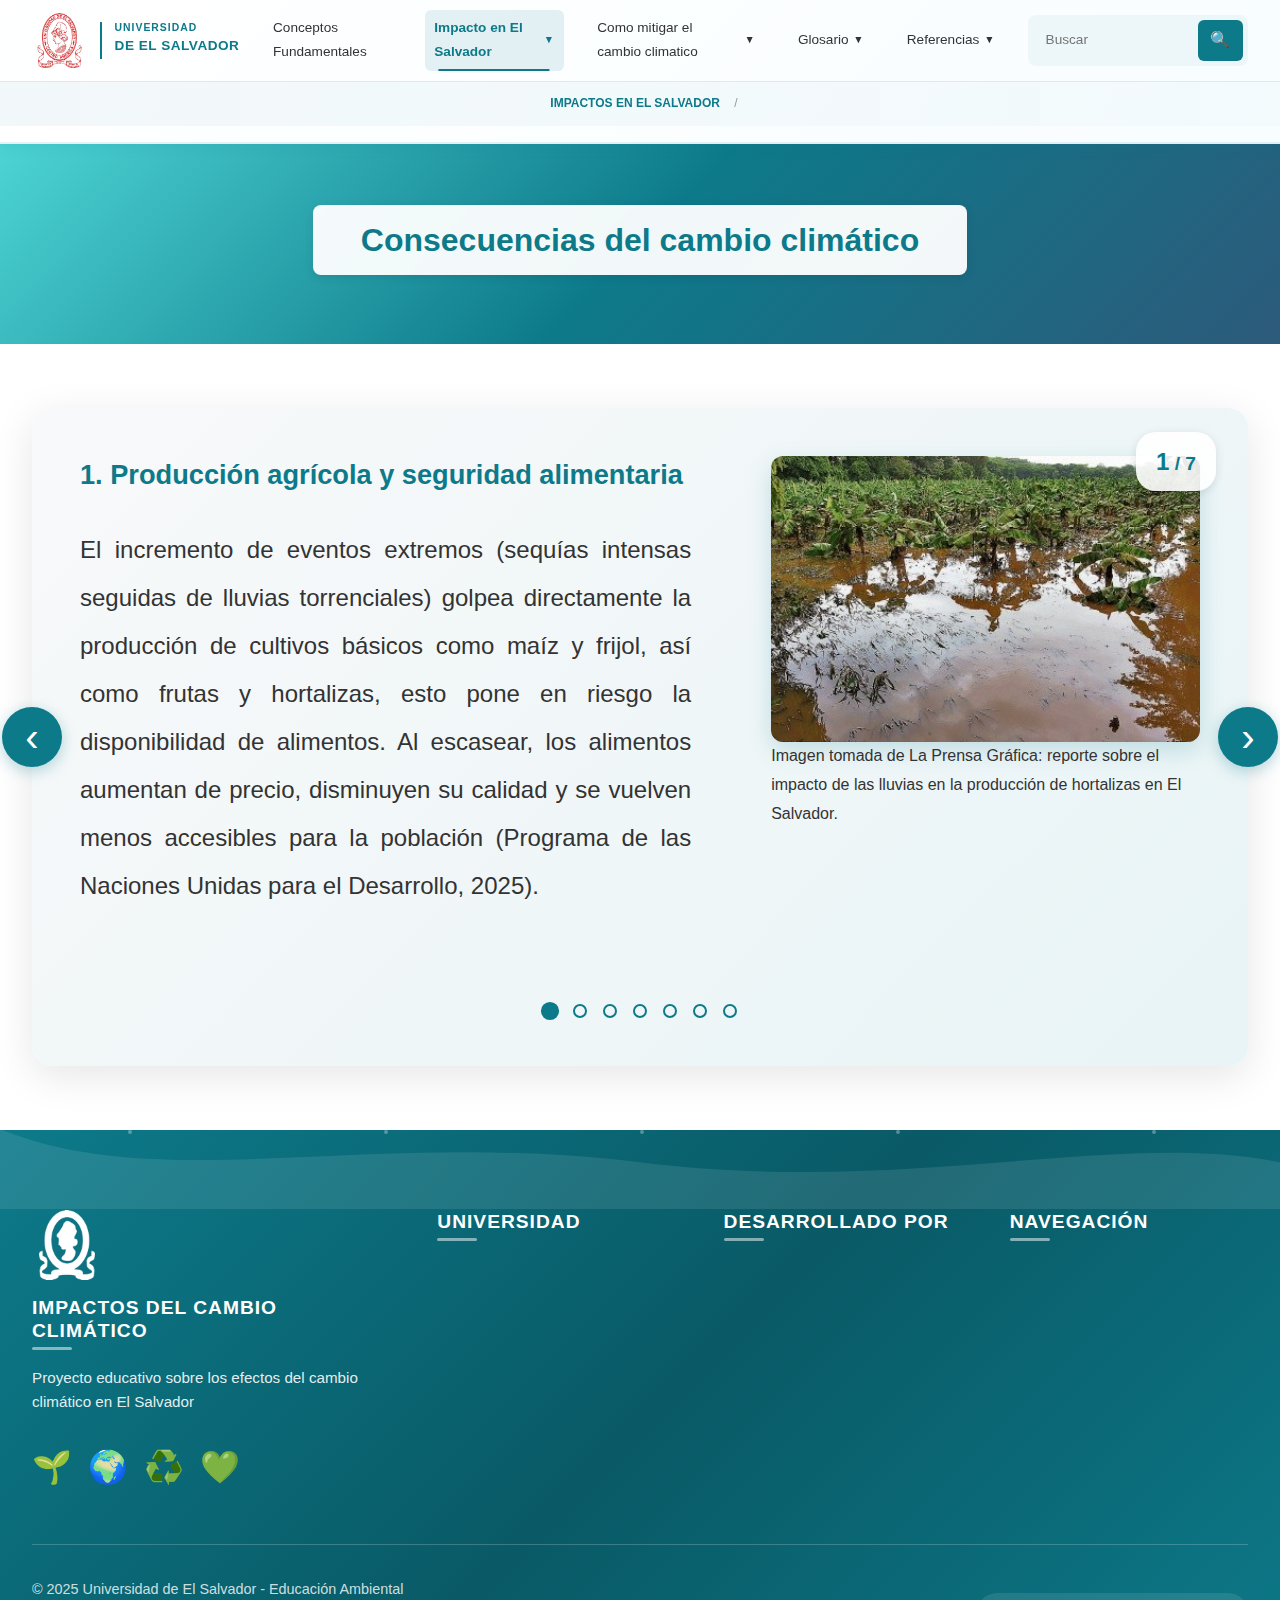
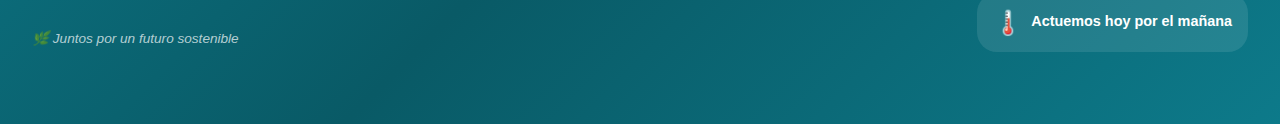
<file: landing_ambiental/Consecuencias_climático.html>
<!DOCTYPE html>
<html lang="es">
<head>
    <meta charset="UTF-8">
    <meta name="viewport" content="width=device-width, initial-scale=1.0">
    <title>Consecuencias del Cambio Climático - UES</title>
    <link href="https://cdn.jsdelivr.net/npm/bootstrap@5.2.3/dist/css/bootstrap.min.css" rel="stylesheet">
    <link rel="stylesheet" href="concecuencia_climatico.css">
</head>
<body>
    <!-- Header -->
    <header class="header">
        <div class="header__top">
            <div class="header__top-content"></div>
        </div>

        <div class="header__main">
            <a href="#" class="header__logo">
    <img src="LogoUes.png" alt="Logo Universidad de El Salvador" class="header__logo-img">
    <div class="header__logo-text">
        <div class="header__logo-title">UNIVERSIDAD</div>
        <div class="header__logo-subtitle">de El Salvador</div>
    </div>
</a>

            <button class="header__toggle" onclick="toggleMenu()" aria-label="Toggle menu">☰</button>

            <nav class="nav" id="navMenu">
                <ul class="nav__list">
                    <li class="nav__item">
                        <a href="./index.html" class="nav__link">Conceptos Fundamentales</a>
                    </li>
                    <li class="nav__item">
                        <a href="./Impacto.html" class="nav__link nav__link--active">Impacto en El Salvador<span class="nav__arrow">▼</span></a>
                    </li>
                    <li class="nav__item">
                        <a href="./mitigar_cambio_climático.html" class="nav__link">Como mitigar el cambio climatico<span class="nav__arrow">▼</span></a>
                    </li>
                    <li class="nav__item">
                        <a href="./Glosario.html" class="nav__link">Glosario<span class="nav__arrow">▼</span></a>
                    </li>
                    <li class="nav__item">
                        <a href="./Referencias_bibliograficas.html" class="nav__link">Referencias<span class="nav__arrow">▼</span></a>
                    </li>
                </ul>
            </nav>

            <div class="header__actions">
                <div class="header__search">
                    <input type="search" class="header__search-input" placeholder="Buscar" aria-label="Buscar">
                    <button class="header__search-btn" aria-label="Buscar">🔍</button>
                </div>
            </div>
        </div>

        <nav class="breadcrumb" aria-label="breadcrumb">
            <div class="breadcrumb__container">
                <ul class="breadcrumb__list">
                    <li class="breadcrumb__item">
                        <a href="./Impacto.html" class="breadcrumb__link">IMPACTOS EN EL SALVADOR</a>
                        <span class="breadcrumb__separator">/</span>
                    </li>
                </ul>
            </div>
        </nav>
    </header>

    <!-- Main Content -->
    <main class="main-content">
        <!-- Hero Banner -->
        <section class="hero-banner">
            <h1 class="hero-banner__title">Consecuencias del cambio climático</h1>
        </section>

        <!-- Carousel Section -->
        <section class="carousel-section">
            <article class="carousel-container">
                <!-- Carousel Wrapper -->
                <div class="carousel-wrapper">
                    <!-- Slide 1 -->
                    <article class="carousel-slide carousel-slide--active" data-slide="1">
                        <div class="slide-content">
                            <div class="slide-info">
                                <h2 class="slide-title">1. Producción agrícola y seguridad alimentaria</h2>
                                <p class="slide-text">
                                    El incremento de eventos extremos (sequías intensas seguidas de lluvias torrenciales) golpea directamente la producción de cultivos básicos como maíz y frijol, así como frutas y hortalizas, esto pone en riesgo la disponibilidad de alimentos. Al escasear, los alimentos aumentan de precio, disminuyen su calidad y se vuelven menos accesibles para la población (Programa de las Naciones Unidas para el Desarrollo, 2025).
                                </p>
                            </div>
                            <figure class="slide-image">
                                <img src="1carrusel.jpg" alt="Producción agrícola" class="slide-img">
                                 <figcaption class="diagram-section__caption">
                    Imagen tomada de La Prensa Gráfica: reporte sobre el impacto de las lluvias en la producción de hortalizas en El Salvador.
                </figcaption>
                            </figure>
                        </div>
                    </article>

                    <!-- Slide 2 -->
                    <article class="carousel-slide" data-slide="2">
                        <div class="slide-content">
                            <div class="slide-info">
                                <h2 class="slide-title">2. Impacto en Zonas Costeras y Nivel del Mar</h2>
                                <p class="slide-text">
                                    Según el estudio de Estudio Periodístico / Síntesis Científica Sobre Pérdida de Playas, El Mundo(2020) advierten que, debido a la elevación del nivel del mar, El Salvador podría perder hasta el 80% de sus playas para el año 2100, esto es mucho más grave que solo la pérdida de territorio.
                                </p>
                                <h3 class="slide-subtitle">Las consecuencias incluyen:</h3>
                                <ul class="consequences-list">
                                    <li class="consequences-list__item">
                                        <span class="consequences-list__bullet">•</span>
                                        Mayor salinidad en la zona costera.
                                    </li>
                                    <li class="consequences-list__item">
                                        <span class="consequences-list__bullet">•</span>
                                        Deterioro y retroceso de los vitales bosques de manglares.
                                    </li>
                                    <li class="consequences-list__item">
                                        <span class="consequences-list__bullet">•</span>
                                        Pérdida de especies y salinización de los acuíferos (agua subterránea).
                                    </li>
                                    <li class="consequences-list__item">
                                        <span class="consequences-list__bullet">•</span>
                                        Reducción del agua dulce para la agricultura y el consumo.
                                    </li>
                                </ul>
                            </div>
                        </div>
                    </article>

                    <!-- Slide 3 -->
                    <article class="carousel-slide" data-slide="3">
                        <div class="slide-content">
                            <div class="slide-info">
                                <h2 class="slide-title">3. Exposición a desastres</h2>
                                <p class="slide-text">
                                    El calentamiento de los océanos actúan como combustible para tormentas tropicales más intensas, lo que estas afectan principalmente a las poblaciones vulnerables que viven en laderas inestables o cerca de ríos y quebradas, a través de deslizamientos e inundaciones, a consecuencias las lluvias récord de los últimos años han provocado constantes tragedias humanas.
                                </p>
                            </div>
                            <figure class="slide-image">
                                <img src="3carrusel.png" alt="Desastres naturales" class="slide-img">
                                 <figcaption class="diagram-section__caption">
                    Fotografía tomada del comunicado de UNICEF sobre los daños causados por la Tormenta Tropical Amanda en El Salvador.
                </figcaption>
                            </figure>
                        </div>
                    </article>

                    <!-- Slide 4 -->
                    <article class="carousel-slide" data-slide="4">
                        <div class="slide-content">
                            <div class="slide-info">
                                <h2 class="slide-title">4. Reducción de la disponibilidad de agua</h2>
                                <p class="slide-text">
                                    En un estudio de la Universidad Centroamericana José Simeón Cañas (UCA), Mayorga et al. (s. f.) señalan que, aunque parezca contradictorio, a pesar de tener lluvias más extremas, el agua es cada día más escasa, ya que esto se debe a la disminución del caudal de los ríos en la época seca y a la reducción de la infiltración de agua en el suelo, además de que la destrucción de bosques y la urbanización descontrolada (que sella el suelo con concreto) impiden que los mantos acuíferos se recarguen.
                                </p>
                            </div>
                            <figure class="slide-image">
                                <img src="4carrusel.jpg" alt="Desastres naturales" class="slide-img">
                                 <figcaption class="diagram-section__caption">
                    Imagen tomada de ElSalvador.com que ilustra la crisis y alternativas privadas ante la falta de agua potable en San Salvador.
                </figcaption>
                            </figure>
                        </div>
                    </article>

                    <!-- Slide 5 -->
                    <article class="carousel-slide" data-slide="5">
                        <div class="slide-content">
                            <div class="slide-info">
                                <h2 class="slide-title">5. Transformación de ecosistemas y biodiversidad</h2>
                                <p class="slide-text">
                                    En su revisión sobre los desafíos del cambio climático en la zona costero-marina, Chicas-Batres et al. (2015) destacan la importancia crítica de los ecosistemas como los manglares. Señalan que estos bosques actúan como una formidable barrera natural que protege y estabiliza la línea costera, una función vital ante la erosión y los eventos extremos.
                                </p>
                                <p class="slide-text">
                                    Además, el estudio confirma que estos ecosistemas son la "cuna" de especies vitales para la economía local, ya que proporcionan medios de vida e ingresos a las comunidades costeras a través de oportunidades como la pesca artesanal y la acuicultura.
                                </p>
                            </div>
                            <figure class="slide-image">
                                <img src="5carrusel.jpg" alt="Desastres naturales" class="slide-img">
                                 <figcaption class="diagram-section__caption">
                    Zulma de Mendoza, coordinadora regional de la UICN, señala un mapa de áreas prioritarias para la restauración forestal. Tomado de El Salvador, un modelo para los esfuerzos de conservación de manglares en todo el mundo, por J. Reingold, 2023, Divergentes. Derechos de autor 2023 por Julián Reingold / Diálogo Chino.
                </figcaption>
                            </figure>
                        </div>
                    </article>

                    <!-- Slide 6 -->
                    <article class="carousel-slide" data-slide="6">
                        <div class="slide-content">
                            <div class="slide-info">
                                <h2 class="slide-title">6. Causa Global del Aumento del Nivel del Mar</h2>
                                <p class="slide-text">
                                    Las temperaturas globales persistentemente altas están acelerando el derretimiento de glaciares y casquetes polares, este hielo derretido fluye al océano, provocando que su nivel medio se eleve a nivel mundial. Esta elevación amenaza con la inundación permanente de zonas costeras, forzando el desplazamiento de poblaciones tierra adentro.
                                </p>
                            </div>
                             <figure class="slide-image">
                                <img src="6carrusel.jpeg" alt="Desastres naturales" class="slide-img">
                                 <figcaption class="diagram-section__caption">
                    Infografía de Fundación Aquae sobre claves del aumento del nivel del mar.
                </figcaption>
                            </figure>
                        </div>
                    </article>

                    <!-- Slide 7 -->
                    <article class="carousel-slide" data-slide="7">
                        <div class="slide-content">
                            <div class="slide-info">
                                <h2 class="slide-title">7. Salud humana</h2>
                                <p class="slide-text">
                                    Las condiciones extremas impactan la salud, especialmente de niños y ancianos. El aumento de las temperaturas y los cambios en la lluvia facilitan la propagación de enfermedades infecciosas transmitidas por vectores, como el dengue y otras enfermedades.
                                </p>
                            </div>
                             <figure class="slide-image">
                                <img src="7carrusel.jpg" alt="Desastres naturales" class="slide-img">
                                 <figcaption class="diagram-section__caption">
                    Imagen/ilustración extraída de EcologíaVerde sobre los principales problemas ambientales en El Salvador.
                </figcaption>
                            </figure>
                        </div>
                    </article>
                </div>

                <!-- Navigation Arrows -->
                <button class="carousel-arrow carousel-arrow--prev" onclick="previousSlide()" aria-label="Anterior">
                    <span class="arrow-icon">‹</span>
                </button>
                <button class="carousel-arrow carousel-arrow--next" onclick="nextSlide()" aria-label="Siguiente">
                    <span class="arrow-icon">›</span>
                </button>

                <!-- Dots Navigation -->
                <div class="carousel-dots">
                    <button class="carousel-dot carousel-dot--active" onclick="goToSlide(1)" aria-label="Ir a diapositiva 1"></button>
                    <button class="carousel-dot" onclick="goToSlide(2)" aria-label="Ir a diapositiva 2"></button>
                    <button class="carousel-dot" onclick="goToSlide(3)" aria-label="Ir a diapositiva 3"></button>
                    <button class="carousel-dot" onclick="goToSlide(4)" aria-label="Ir a diapositiva 4"></button>
                    <button class="carousel-dot" onclick="goToSlide(5)" aria-label="Ir a diapositiva 5"></button>
                    <button class="carousel-dot" onclick="goToSlide(6)" aria-label="Ir a diapositiva 6"></button>
                    <button class="carousel-dot" onclick="goToSlide(7)" aria-label="Ir a diapositiva 7"></button>
                </div>

                <!-- Slide Counter -->
                <div class="slide-counter">
                    <span class="slide-counter__current">1</span> / <span class="slide-counter__total">7</span>
                </div>
            </article>
        </section>
    </main>

    <!-- Footer -->
<footer class="footer">
    <div class="footer__container">
        <!-- Decorative Wave -->
        <div class="footer__wave">
            <svg viewBox="0 0 1200 120" preserveAspectRatio="none">
                <path d="M0,0 C150,100 350,0 600,50 C850,100 1050,0 1200,50 L1200,120 L0,120 Z" fill="rgba(255,255,255,0.1)"></path>
            </svg>
        </div>

        <div class="footer__content">
            <!-- Project Info Section -->
            <section class="footer__section footer__section--main">
                <div class="footer__logo-container">
                    <img src="LogoUes.png" alt="UES Logo" class="footer__logo">
                </div>
                <h3 class="footer__section-title">Impactos del Cambio Climático</h3>
                <p class="footer__description">
                    Proyecto educativo sobre los efectos del cambio climático en El Salvador
                </p>
                <div class="footer__icons">
                    <span class="footer__icon" title="Sostenibilidad">🌱</span>
                    <span class="footer__icon" title="Planeta">🌍</span>
                    <span class="footer__icon" title="Energía limpia">♻️</span>
                    <span class="footer__icon" title="Conciencia">💚</span>
                </div>
            </section>

            <!-- University Section -->
            <section class="footer__section">
                <h3 class="footer__section-title">Universidad</h3>
                <ul class="footer__list">
                    <li class="footer__list-item">
                        <span class="footer__list-icon">🎓</span>
                        <span>Universidad de El Salvador</span>
                    </li>
                    <li class="footer__list-item">
                        <span class="footer__list-icon">📚</span>
                        <span>Educación Ambiental</span>
                    </li>
                    <li class="footer__list-item">
                        <span class="footer__list-icon">📅</span>
                        <span>2025</span>
                    </li>
                </ul>
            </section>

            <!-- Author Section -->
            <section class="footer__section">
                <h3 class="footer__section-title">Desarrollado por</h3>
                <ul class="footer__list">
                    <li class="footer__list-item footer__list-item--author">
                        <span class="footer__list-icon">👨‍💻</span>
                        <div>
                            <strong>Carlos Antonio Salgado Romero</strong>
                            <span class="footer__badge">Estudiante UES</span>
                        </div>
                    </li>
                </ul>
            </section>

            <!-- Quick Links -->
            <section class="footer__section">
                <h3 class="footer__section-title">Navegación</h3>
                <ul class="footer__list">
                    <li class="footer__list-item">
                        <a href="./index.html" class="footer__link">
                            <span class="footer__arrow">→</span> Conceptos Fundamentales
                        </a>
                    </li>
                    <li class="footer__list-item">
                        <a href="./Impacto.html" class="footer__link">
                            <span class="footer__arrow">→</span> Impacto en El Salvador
                        </a>
                    </li>
                    <li class="footer__list-item">
                        <a href="./Glosario.html" class="footer__link">
                            <span class="footer__arrow">→</span> Glosario
                        </a>
                    </li>
                    <li class="footer__list-item">
                        <a href="./Referencias_bibliograficas.html" class="footer__link">
                            <span class="footer__arrow">→</span> Referencias
                        </a>
                    </li>
                </ul>
            </section>
        </div>

        <!-- Bottom Bar -->
        <div class="footer__bottom">
            <div class="footer__bottom-content">
                <p class="footer__copyright">
                    © 2025 Universidad de El Salvador - Educación Ambiental
                </p>
                <p class="footer__tagline">
                    🌿 Juntos por un futuro sostenible
                </p>
            </div>
            <div class="footer__climate-info">
                <span class="footer__climate-icon">🌡️</span>
                <span class="footer__climate-text">Actuemos hoy por el mañana</span>
            </div>
        </div>
    </div>

    <!-- Animated particles effect -->
    <div class="footer__particles">
        <span class="particle"></span>
        <span class="particle"></span>
        <span class="particle"></span>
        <span class="particle"></span>
        <span class="particle"></span>
    </div>
</footer>

    <script src="https://cdn.jsdelivr.net/npm/bootstrap@5.2.3/dist/js/bootstrap.bundle.min.js"></script>

    <script>
        let currentSlide = 1;
        const totalSlides = 7;

        function toggleMenu() {
            const nav = document.getElementById('navMenu');
            nav.classList.toggle('nav--open');
        }

        document.addEventListener('click', function(event) {
            const nav = document.getElementById('navMenu');
            const toggle = document.querySelector('.header__toggle');
            if (!nav.contains(event.target) && !toggle.contains(event.target)) {
                nav.classList.remove('nav--open');
            }
        });

        function updateSlideCounter() {
            document.querySelector('.slide-counter__current').textContent = currentSlide;
        }

        function updateDots() {
            document.querySelectorAll('.carousel-dot').forEach((dot, index) => {
                dot.classList.toggle('carousel-dot--active', index + 1 === currentSlide);
            });
        }

        function showSlide(slideNumber) {
            document.querySelectorAll('.carousel-slide').forEach((slide, index) => {
                slide.classList.toggle('carousel-slide--active', index + 1 === slideNumber);
            });
            currentSlide = slideNumber;
            updateSlideCounter();
            updateDots();
        }

        function nextSlide() {
            const next = currentSlide === totalSlides ? 1 : currentSlide + 1;
            showSlide(next);
        }

        function previousSlide() {
            const prev = currentSlide === 1 ? totalSlides : currentSlide - 1;
            showSlide(prev);
        }

        function goToSlide(slideNumber) {
            showSlide(slideNumber);
        }

        // Keyboard navigation
        document.addEventListener('keydown', (e) => {
            if (e.key === 'ArrowLeft') previousSlide();
            if (e.key === 'ArrowRight') nextSlide();
        });
    </script>
</body>
</html>
</file>
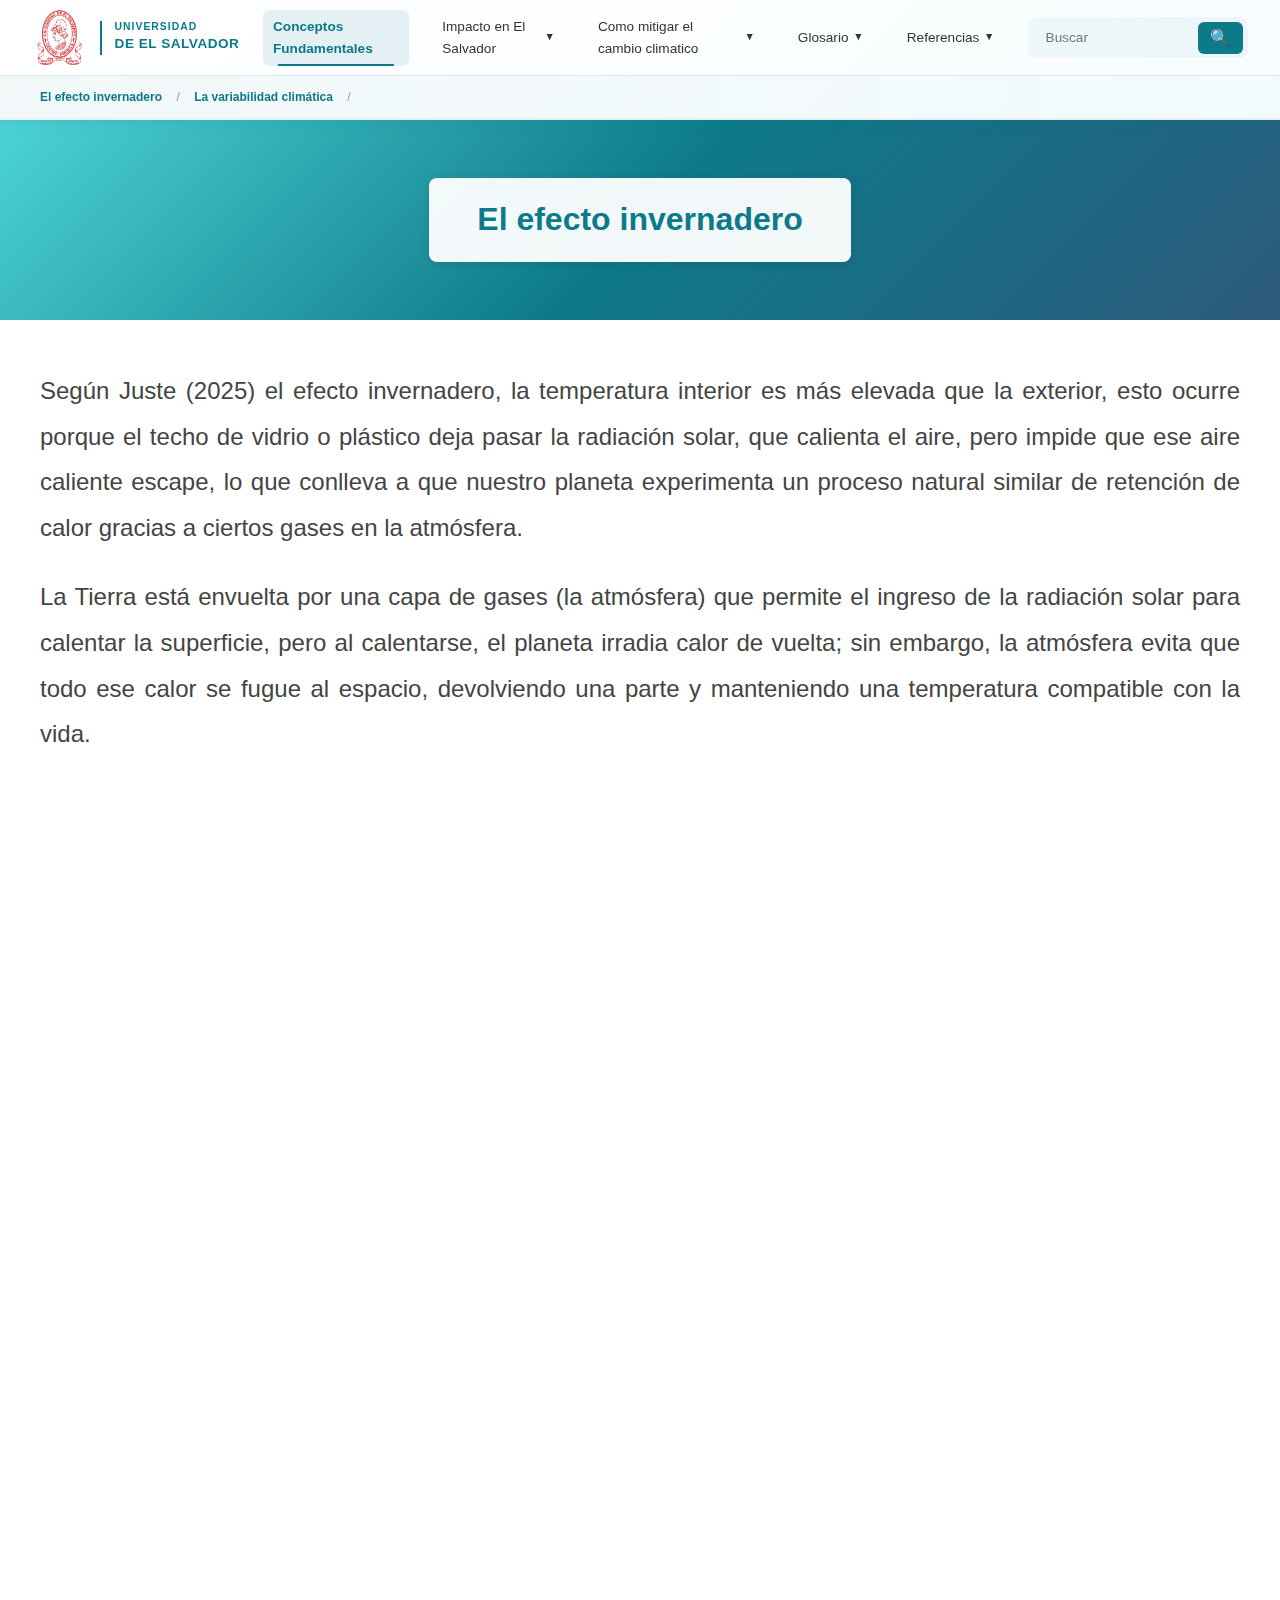
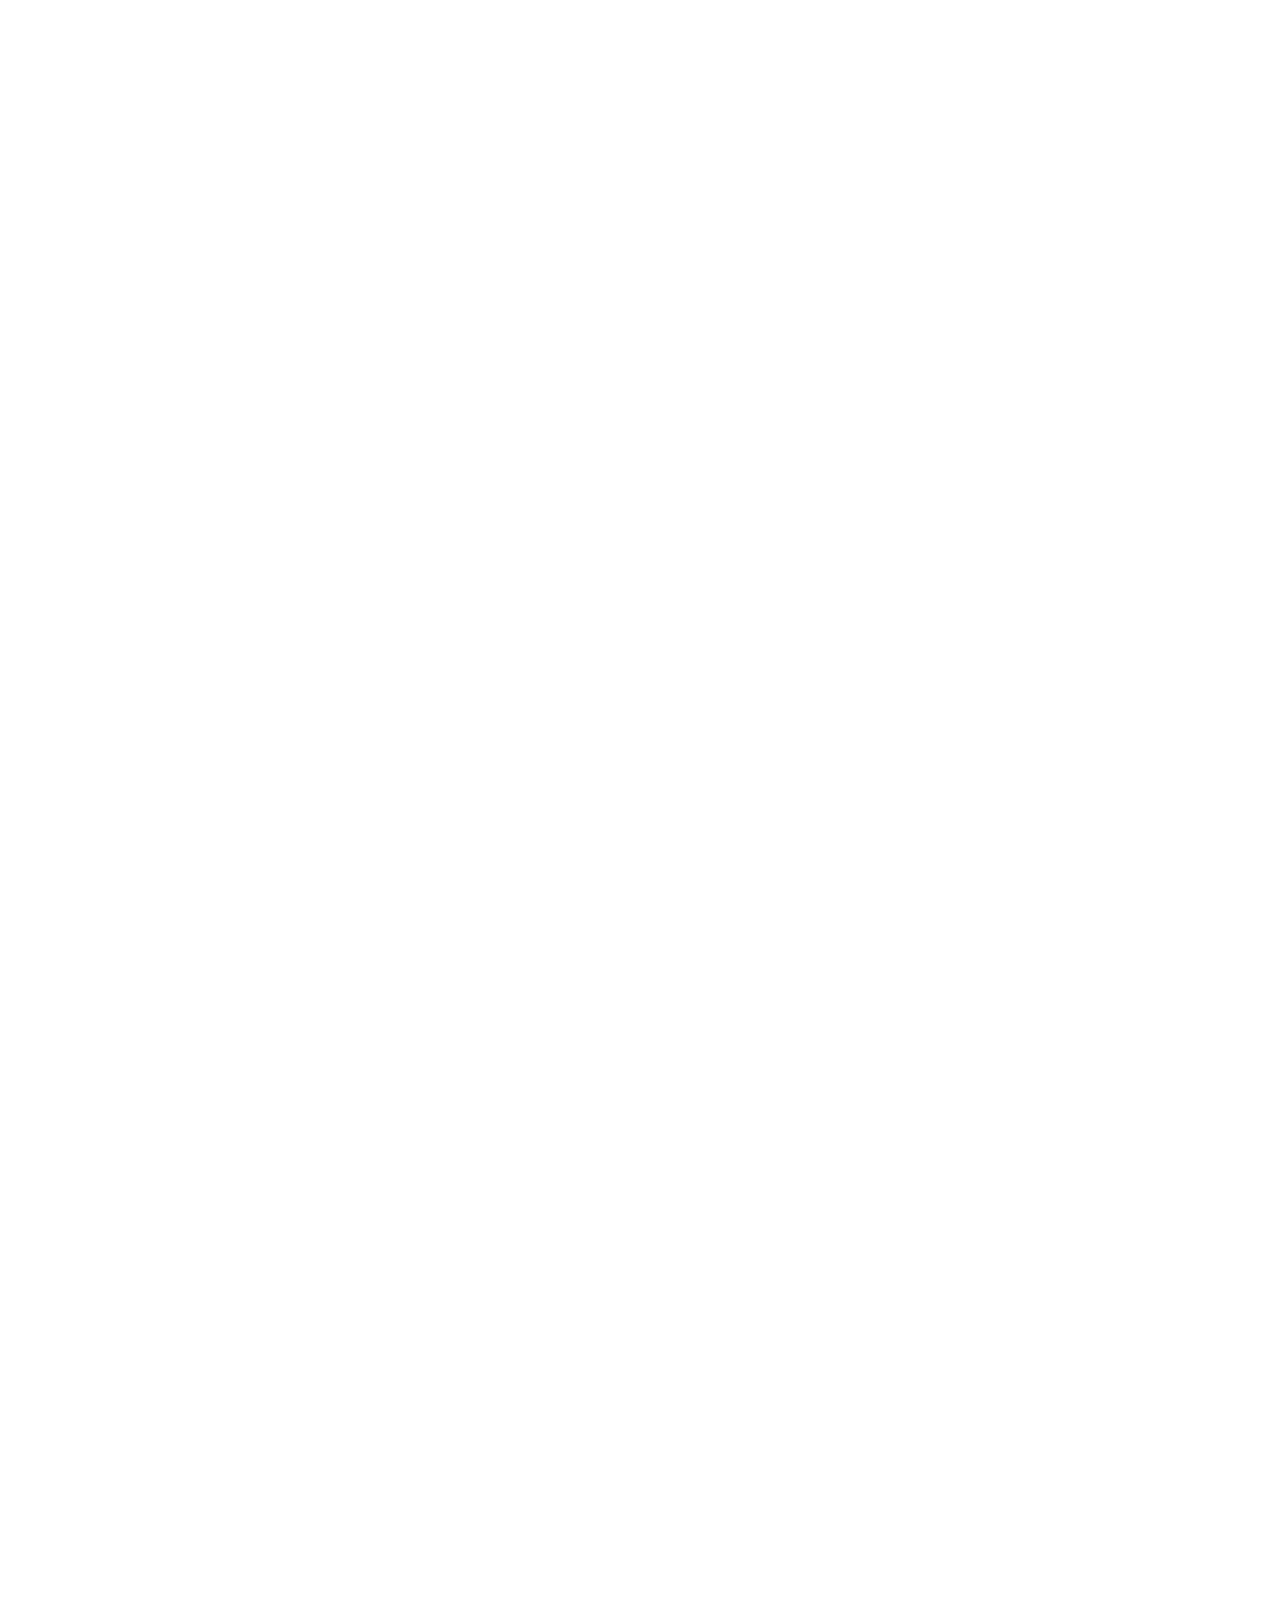
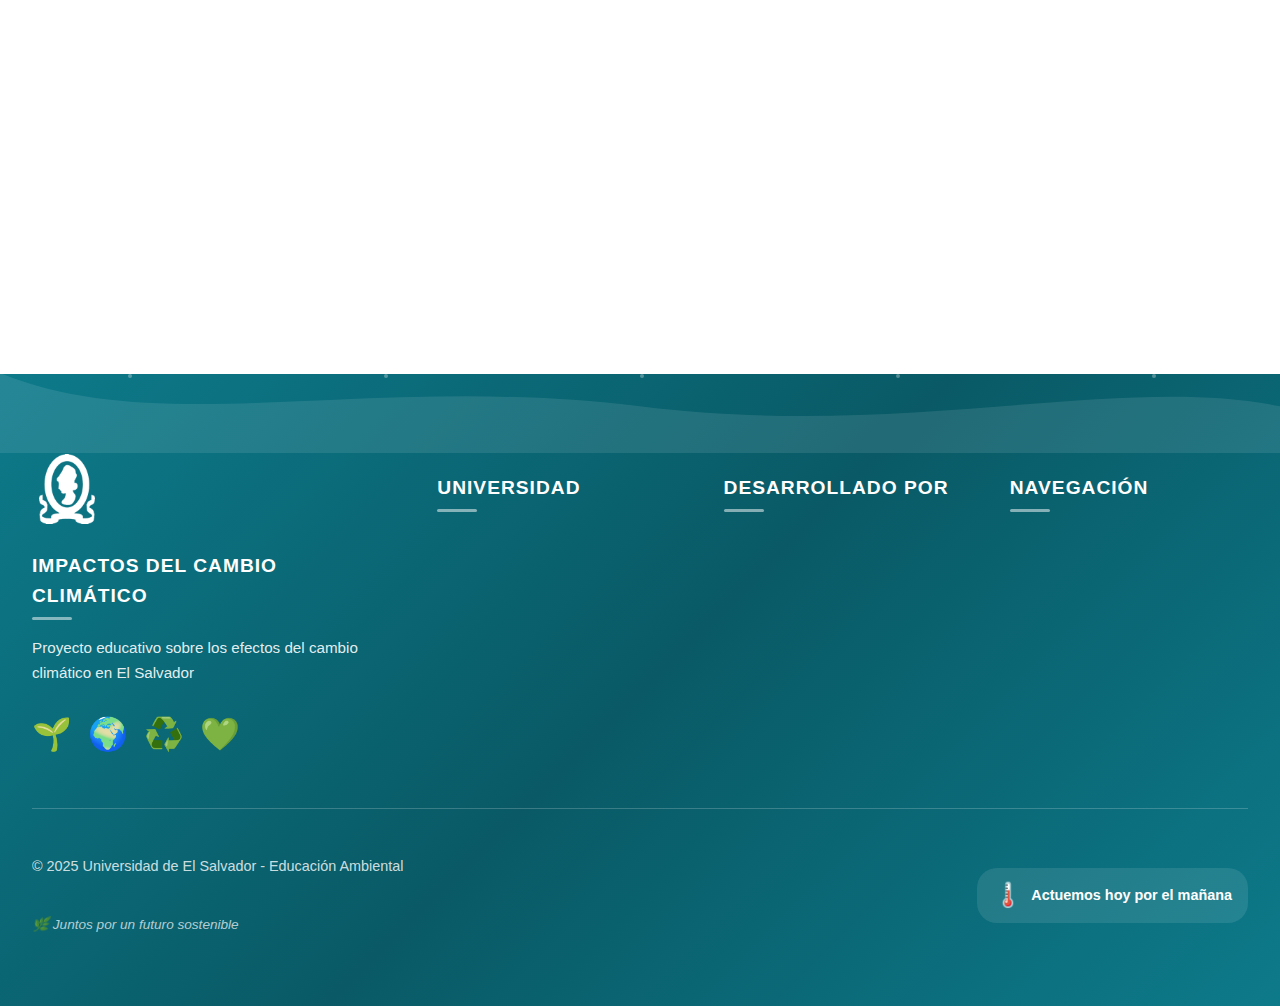
<file: landing_ambiental/efecto_invernadero.html>
<!DOCTYPE html>
<html lang="es">

<head>
    <meta charset="UTF-8">
    <meta name="viewport" content="width=device-width, initial-scale=1.0">
    <title>El Efecto Invernadero - UES</title>
    <link href="https://cdn.jsdelivr.net/npm/bootstrap@5.3.8/dist/css/bootstrap.min.css" rel="stylesheet"
        integrity="sha384-sRIl4kxILFvY47J16cr9ZwB07vP4J8+LH7qKQnuqkuIAvNWLzeN8tE5YBujZqJLB" crossorigin="anonymous">
    <link rel="stylesheet" href="efecto_invermadero.css">
</head>

<body>

    <!-- Header -->
    <header class="header">
        <div class="header__top">
            <div class="header__top-content"></div>
        </div>

        <div class="header__main">
            <a href="#" class="header__logo">
                <img src="LogoUes.png" alt="Logo Universidad de El Salvador" class="header__logo-img">
                <div class="header__logo-text">
                    <div class="header__logo-title">UNIVERSIDAD</div>
                    <div class="header__logo-subtitle">de El Salvador</div>
                </div>
            </a>

            <button class="header__toggle" onclick="toggleMenu()" aria-label="Toggle menu">☰</button>

            <nav class="nav" id="navMenu">
                <ul class="nav__list">
                    <li class="nav__item">
                        <a href="index.html" class="nav__link nav__link--active">Conceptos Fundamentales</a>
                    </li>
                    <li class="nav__item">
                        <a href="Impacto.html" class="nav__link">Impacto en El Salvador<span
                                class="nav__arrow">▼</span></a>
                    </li>
                    <li class="nav__item">
                        <a href="./mitigar_cambio_climático.html" class="nav__link">Como mitigar el cambio
                            climatico<span class="nav__arrow">▼</span></a>
                    </li>
                    <li class="nav__item">
                        <a href="./Glosario.html" class="nav__link">Glosario<span class="nav__arrow">▼</span></a>
                    </li>
                    <li class="nav__item">
                        <a href="./Referencias_bibliograficas.html" class="nav__link">Referencias<span
                                class="nav__arrow">▼</span></a>
                    </li>
                </ul>
            </nav>

            <div class="header__actions">
                <div class="header__search">
                    <input type="search" class="header__search-input" placeholder="Buscar" aria-label="Buscar">
                    <button class="header__search-btn" aria-label="Buscar">🔍</button>
                </div>
            </div>
        </div>

        <nav class="breadcrumb" aria-label="breadcrumb">
            <div class="breadcrumb__container">
                <ul class="breadcrumb__list">
                    <li class="breadcrumb__item">
                        <a href="./efecto_invernadero.html" class="breadcrumb__link">El efecto invernadero</a>
                        <span class="breadcrumb__separator">/</span>
                    </li>
                    <li class="breadcrumb__item">
                        <a href="./variabilidad_climática.html" class="breadcrumb__link">La variabilidad climática</a>
                        <span class="breadcrumb__separator">/</span>
                    </li>
                </ul>
            </div>
        </nav>
    </header>

    <!-- Main Content -->
    <main class="main-content">
        <!-- Hero Banner -->
        <section class="hero-banner">
            <h1 class="hero-banner__title">El efecto invernadero</h1>
        </section>

        <!-- Introduction Section -->
        <article class="intro-section fade-in">

            <p class="intro-section__text">
                Según Juste (2025) el efecto invernadero, la temperatura interior es más elevada que la exterior, esto
                ocurre porque el techo de vidrio o plástico deja pasar la radiación solar, que calienta el aire, pero
                impide que ese aire caliente escape, lo que conlleva a que nuestro planeta experimenta un proceso
                natural similar de retención de calor gracias a ciertos gases en la atmósfera.
            </p>
            <p class="intro-section__text">
                La Tierra está envuelta por una capa de gases (la atmósfera) que permite el ingreso de la radiación
                solar para calentar la superficie, pero al calentarse, el planeta irradia calor de vuelta; sin embargo,
                la atmósfera evita que todo ese calor se fugue al espacio, devolviendo una parte y manteniendo una
                temperatura compatible con la vida.
            </p>

        </article>

        <!-- Main Content Grid -->
        <section class="content-grid-section">
            <!-- Left Column with Image -->
            <article class="content-card content-card--image fade-in-left">
                <figure class="content-card__figure">
                    <img src="efecto_invernadero.jpg" alt="Diagrama del efecto invernadero"
                        class="content-card__image">
                </figure>
            </article>

            <!-- Right Column with Text -->
            <article class="content-card content-card--text fade-in-right">
                <h2 class="content-card__title">Consecuencias del desequilibrio</h2>
                <p class="content-card__paragraph">
                    Genera impactos severos en un desequilibrio sobre la capa de ozono, provocando consecuencias
                    críticas a escala planetaria, es vital que tomemos conciencia y eduquemos a otros, especialmente a
                    las nuevas generaciones, sobre la gravedad de este fenómeno para la vida humana, animal y vegetal.
                </p>

                <h2 class="content-card__subtitle">Los resultados de este desequilibrio atmosférico incluyen:</h2>
                <h3>
                    <ul class="impact-list">
                        <li class="impact-list__item">
                            <span class="impact-list__icon">🌡️</span>
                            <span class="impact-list__text">Un incremento notable de la temperatura global.</span>
                        </li>
                        <li class="impact-list__item">
                            <span class="impact-list__icon">☀️</span>
                            <span class="impact-list__text">Mayor exposición a la radiación solar.</span>
                        </li>
                        <li class="impact-list__item">
                            <span class="impact-list__icon">🌍</span>
                            <span class="impact-list__text">La aceleración del cambio climático.</span>
                        </li>
                        <li class="impact-list__item">
                            <span class="impact-list__icon">🌿</span>
                            <span class="impact-list__text">Desestabilización de ecosistemas por las nuevas condiciones
                                ambientales.</span>
                        </li>
                        <li class="impact-list__item">
                            <span class="impact-list__icon">🏜️</span>
                            <span class="impact-list__text">Agudización de las sequías en zonas tradicionalmente
                                lluviosas.</span>
                        </li>
                        <li class="impact-list__item">
                            <span class="impact-list__icon">🌧️</span>
                            <span class="impact-list__text">Aumento de lluvias torrenciales en regiones habitualmente
                                secas.</span>
                        </li>
                        <li class="impact-list__item">
                            <span class="impact-list__icon">🌱</span>
                            <span class="impact-list__text">Degradación de los suelos, causando erosión y pérdida de
                                fertilidad agrícola.</span>
                        </li>
                        <li class="impact-list__item">
                            <span class="impact-list__icon">❄️</span>
                            <span class="impact-list__text">El deshielo de glaciares y casquetes polares, como el
                                visible caso de Groenlandia.</span>
                        </li>
                        <li class="impact-list__item">
                            <span class="impact-list__icon">🌊</span>
                            <span class="impact-list__text">Una subida general del nivel del agua en océanos, mares y
                                ríos.</span>
                        </li>
                        <li class="impact-list__item">
                            <span class="impact-list__icon">🏖️</span>
                            <span class="impact-list__text">Inundaciones en áreas costeras debido al aumento del nivel
                                del mar.</span>
                        </li>
                        <li class="impact-list__item">
                            <span class="impact-list__icon">🦋</span>
                            <span class="impact-list__text">Daños graves a la biodiversidad, afectando a especies de
                                flora y fauna.</span>
                        </li>
                        <li class="impact-list__item">
                            <span class="impact-list__icon">👥</span>
                            <span class="impact-list__text">Desplazamientos forzados de poblaciones humanas y
                                migraciones de animales.</span>
                        </li>
                    </ul>
                </h3>
            </article>
        </section>

        <!-- Diagram Section -->
        <section class="diagram-section fade-in">
            <h2 class="diagram-section__title">¿Cómo funciona el efecto invernadero?</h2>
            <figure class="diagram-section__figure">
                <img src="efecto-invernadero-en-la-atmosfera3.png"
                    alt="Diagrama detallado del efecto invernadero" class="diagram-section__image">
                <figcaption class="diagram-section__caption">
                    Gallardo Lancho y Merino (2007). Figura que muestra el papel de los bosques en el ciclo del carbono
                    y cómo la gestión del suelo y uso del territorio influyen en las emisiones de CO₂.
                </figcaption>
            </figure>
        </section>
    </main>

    <!-- Footer -->
<footer class="footer">
    <div class="footer__container">
        <!-- Decorative Wave -->
        <div class="footer__wave">
            <svg viewBox="0 0 1200 120" preserveAspectRatio="none">
                <path d="M0,0 C150,100 350,0 600,50 C850,100 1050,0 1200,50 L1200,120 L0,120 Z" fill="rgba(255,255,255,0.1)"></path>
            </svg>
        </div>

        <div class="footer__content">
            <!-- Project Info Section -->
            <section class="footer__section footer__section--main">
                <div class="footer__logo-container">
                    <img src="LogoUes.png" alt="UES Logo" class="footer__logo">
                </div>
                <h3 class="footer__section-title">Impactos del Cambio Climático</h3>
                <p class="footer__description">
                    Proyecto educativo sobre los efectos del cambio climático en El Salvador
                </p>
                <div class="footer__icons">
                    <span class="footer__icon" title="Sostenibilidad">🌱</span>
                    <span class="footer__icon" title="Planeta">🌍</span>
                    <span class="footer__icon" title="Energía limpia">♻️</span>
                    <span class="footer__icon" title="Conciencia">💚</span>
                </div>
            </section>

            <!-- University Section -->
            <section class="footer__section">
                <h3 class="footer__section-title">Universidad</h3>
                <ul class="footer__list">
                    <li class="footer__list-item">
                        <span class="footer__list-icon">🎓</span>
                        <span>Universidad de El Salvador</span>
                    </li>
                    <li class="footer__list-item">
                        <span class="footer__list-icon">📚</span>
                        <span>Educación Ambiental</span>
                    </li>
                    <li class="footer__list-item">
                        <span class="footer__list-icon">📅</span>
                        <span>2025</span>
                    </li>
                </ul>
            </section>

            <!-- Author Section -->
            <section class="footer__section">
                <h3 class="footer__section-title">Desarrollado por</h3>
                <ul class="footer__list">
                    <li class="footer__list-item footer__list-item--author">
                        <span class="footer__list-icon">👨‍💻</span>
                        <div>
                            <strong>Carlos Antonio Salgado Romero</strong>
                            <span class="footer__badge">Estudiante UES</span>
                        </div>
                    </li>
                </ul>
            </section>

            <!-- Quick Links -->
            <section class="footer__section">
                <h3 class="footer__section-title">Navegación</h3>
                <ul class="footer__list">
                    <li class="footer__list-item">
                        <a href="./index.html" class="footer__link">
                            <span class="footer__arrow">→</span> Conceptos Fundamentales
                        </a>
                    </li>
                    <li class="footer__list-item">
                        <a href="./Impacto.html" class="footer__link">
                            <span class="footer__arrow">→</span> Impacto en El Salvador
                        </a>
                    </li>
                    <li class="footer__list-item">
                        <a href="./Glosario.html" class="footer__link">
                            <span class="footer__arrow">→</span> Glosario
                        </a>
                    </li>
                    <li class="footer__list-item">
                        <a href="./Referencias_bibliograficas.html" class="footer__link">
                            <span class="footer__arrow">→</span> Referencias
                        </a>
                    </li>
                </ul>
            </section>
        </div>

        <!-- Bottom Bar -->
        <div class="footer__bottom">
            <div class="footer__bottom-content">
                <p class="footer__copyright">
                    © 2025 Universidad de El Salvador - Educación Ambiental
                </p>
                <p class="footer__tagline">
                    🌿 Juntos por un futuro sostenible
                </p>
            </div>
            <div class="footer__climate-info">
                <span class="footer__climate-icon">🌡️</span>
                <span class="footer__climate-text">Actuemos hoy por el mañana</span>
            </div>
        </div>
    </div>

    <!-- Animated particles effect -->
    <div class="footer__particles">
        <span class="particle"></span>
        <span class="particle"></span>
        <span class="particle"></span>
        <span class="particle"></span>
        <span class="particle"></span>
    </div>
</footer>

    <script>
        function toggleMenu() {
            const nav = document.getElementById('navMenu');
            nav.classList.toggle('nav--open');
        }

        document.addEventListener('click', function (event) {
            const nav = document.getElementById('navMenu');
            const toggle = document.querySelector('.header__toggle');

            if (!nav.contains(event.target) && !toggle.contains(event.target)) {
                nav.classList.remove('nav--open');
            }
        });

        // Scroll Animations
        const observerOptions = {
            threshold: 0.15,
            rootMargin: '0px 0px -100px 0px'
        };

        const observer = new IntersectionObserver((entries) => {
            entries.forEach(entry => {
                if (entry.isIntersecting) {
                    entry.target.classList.add('visible');
                }
            });
        }, observerOptions);

        document.querySelectorAll('.fade-in, .fade-in-left, .fade-in-right').forEach(el => {
            observer.observe(el);
        });
    </script>
    <script src="https://cdn.jsdelivr.net/npm/bootstrap@5.3.8/dist/js/bootstrap.bundle.min.js"
        integrity="sha384-FKyoEForCGlyvwx9Hj09JcYn3nv7wiPVlz7YYwJrWVcXK/BmnVDxM+D2scQbITxI"
        crossorigin="anonymous"></script>
</body>

</html>
</file>
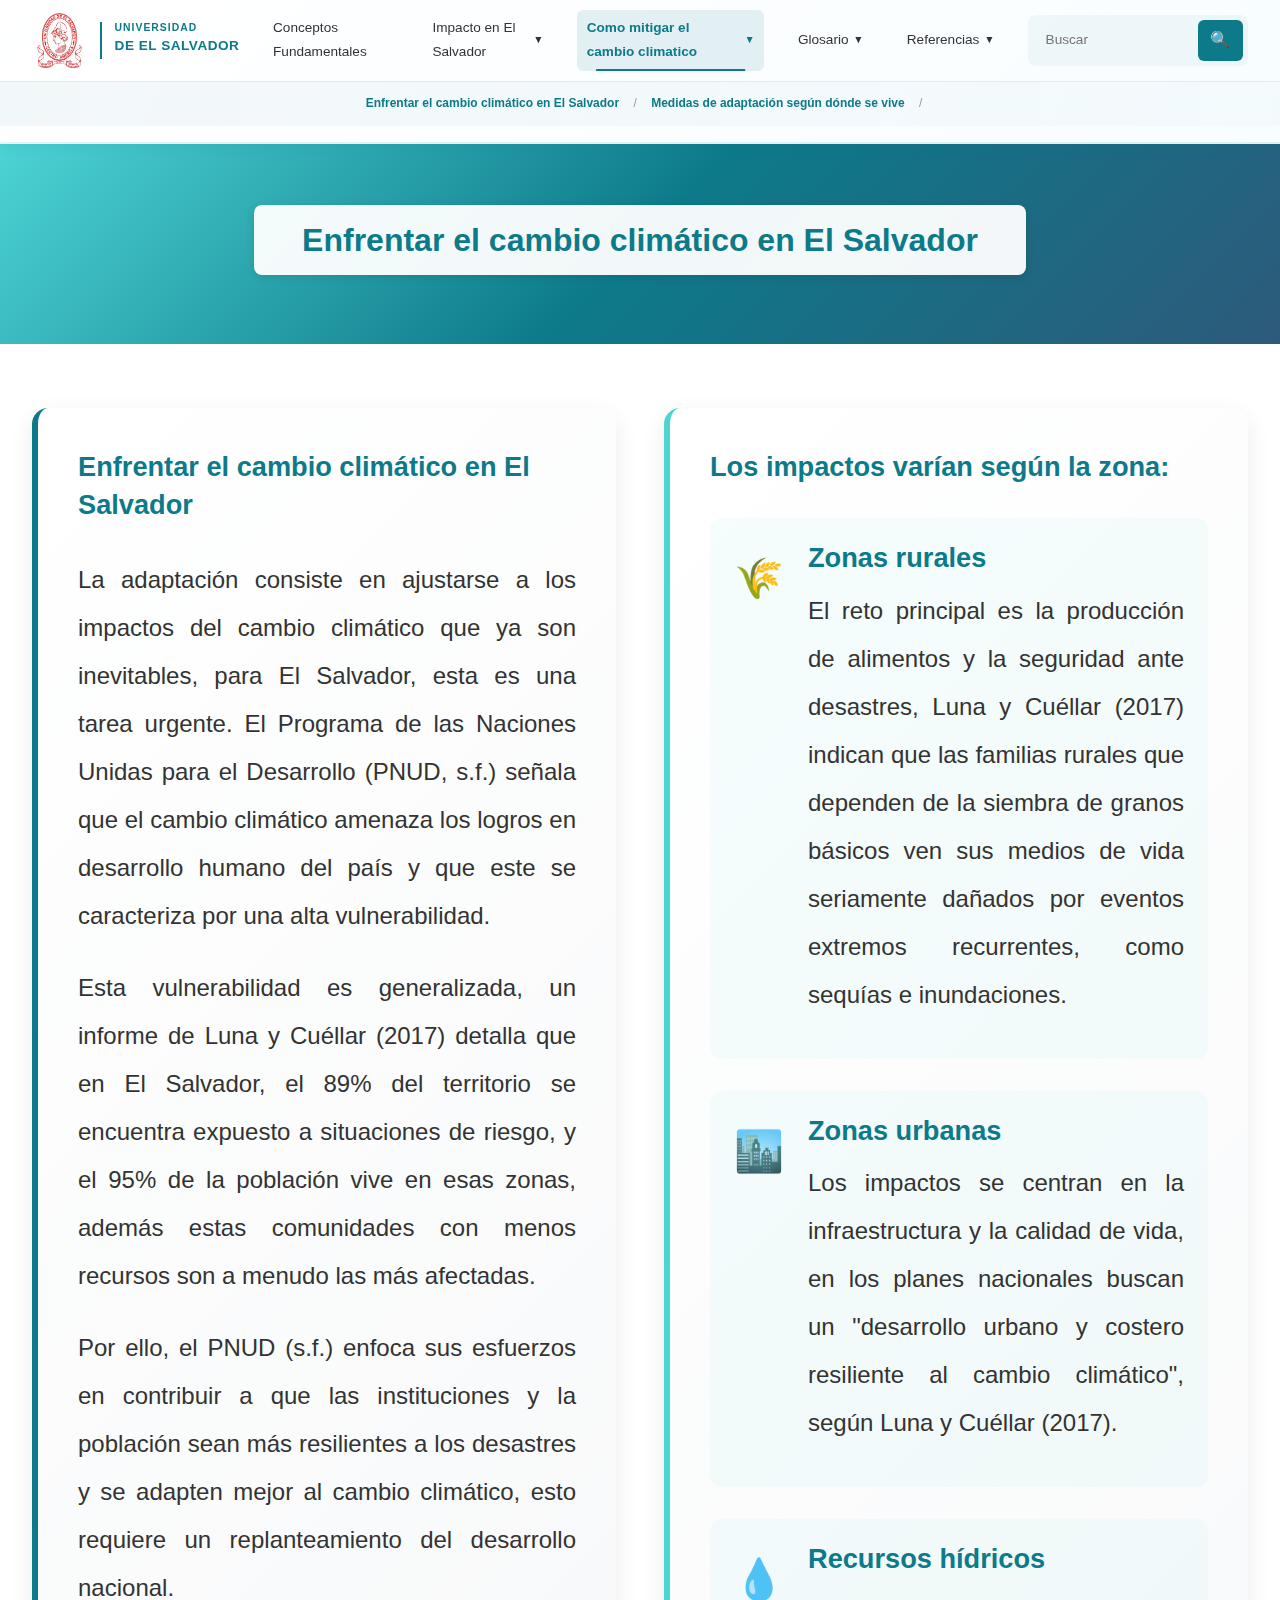
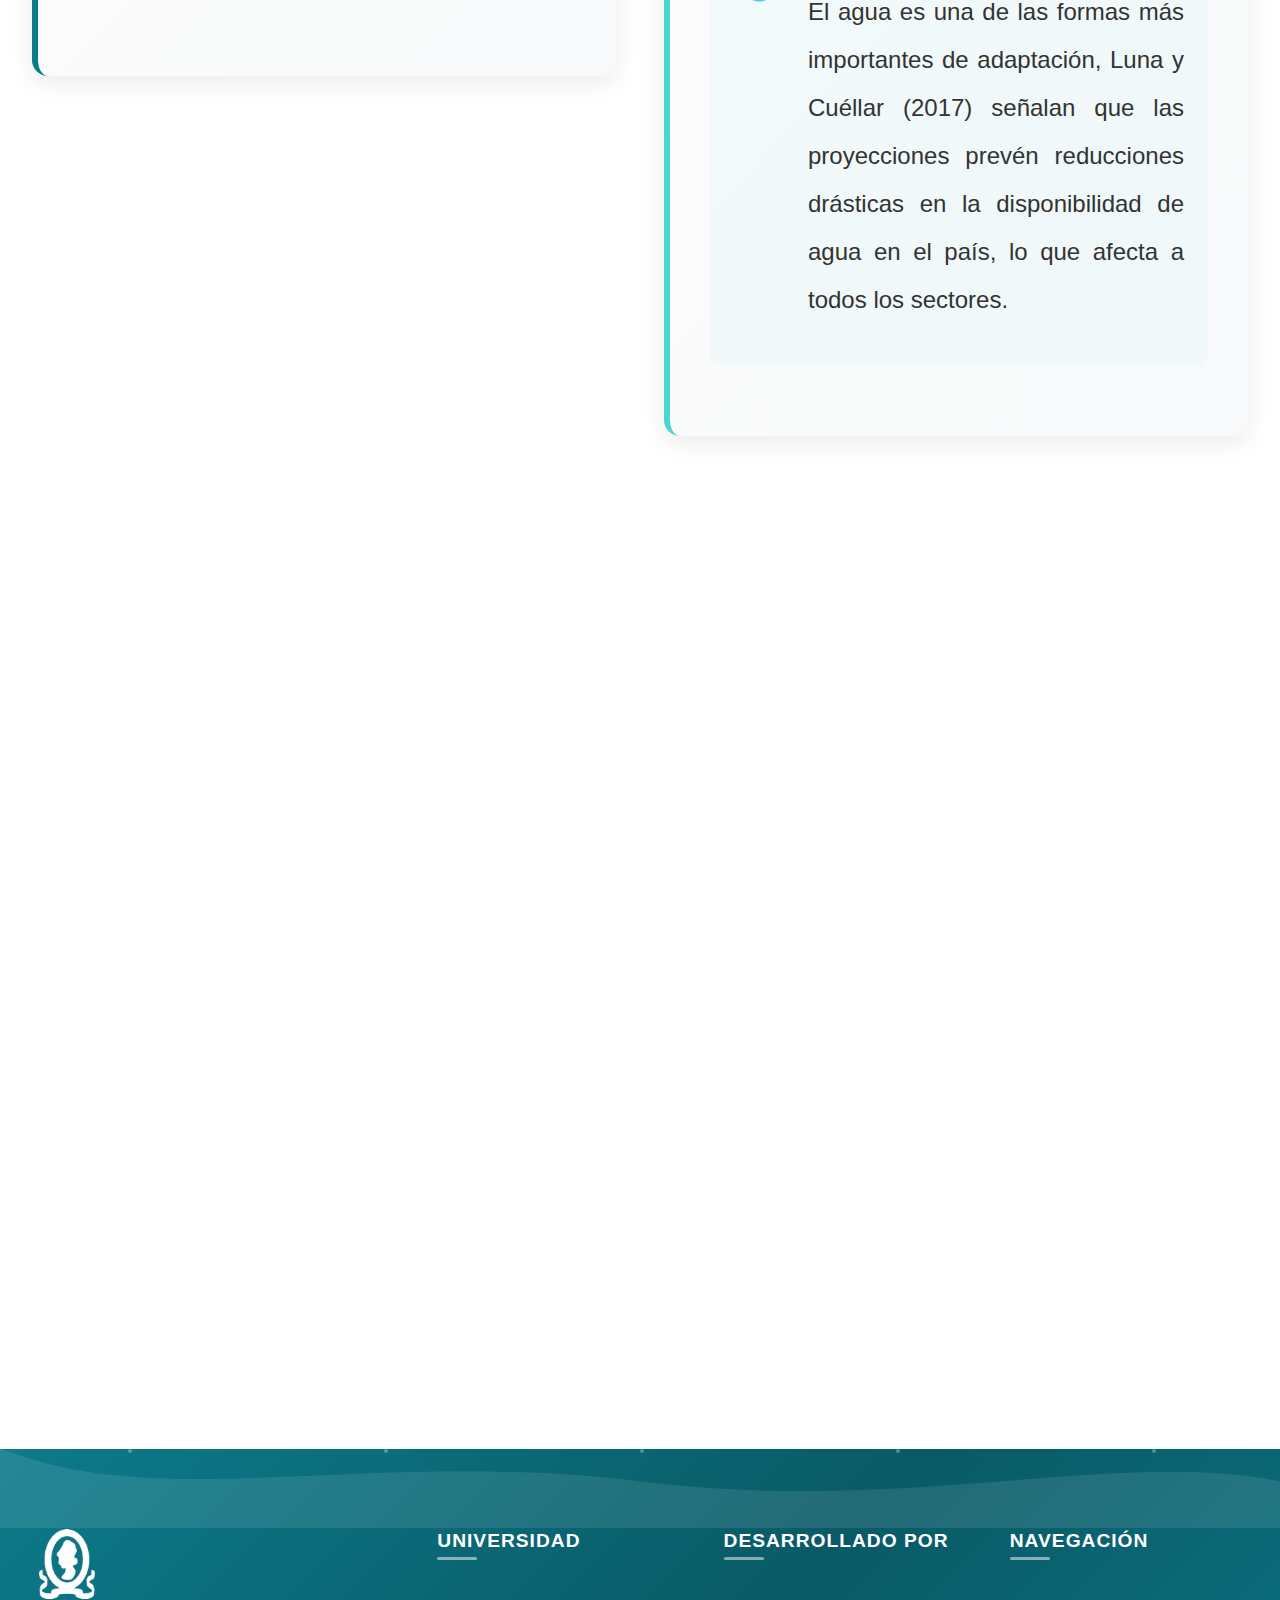
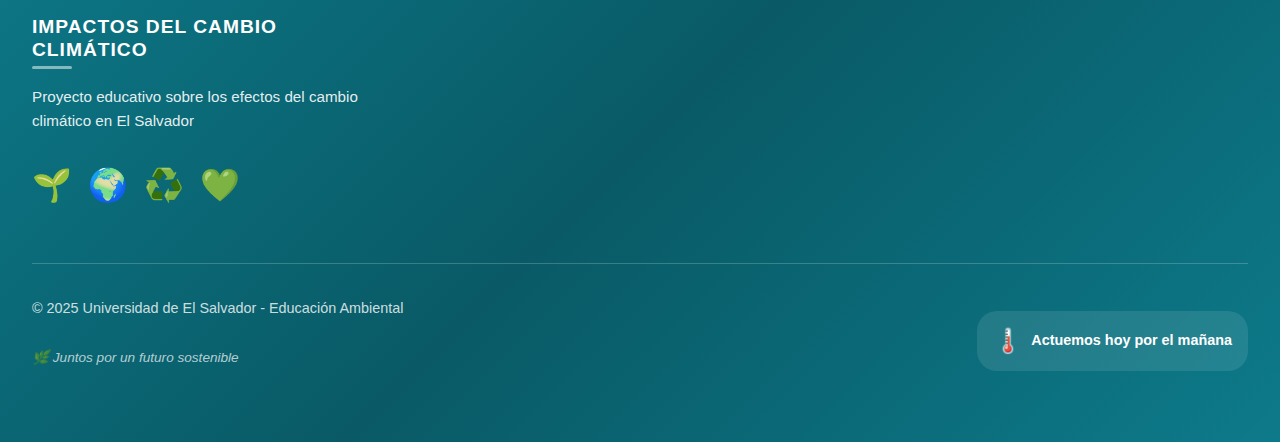
<file: landing_ambiental/Enfrentar_Cambio.html>
<!DOCTYPE html>
<html lang="es">
<head>
    <meta charset="UTF-8">
    <meta name="viewport" content="width=device-width, initial-scale=1.0">
    <title>Enfrentar el Cambio Climático en El Salvador - UES</title>
    <link href="https://cdn.jsdelivr.net/npm/bootstrap@5.2.3/dist/css/bootstrap.min.css" rel="stylesheet">
    <link rel="stylesheet" href="Enfrentar_Cambio.css"> 
</head>
<body>
    <!-- Header -->
    <header class="header">
        <div class="header__top">
            <div class="header__top-content"></div>
        </div>

        <div class="header__main">
            <a href="#" class="header__logo">
    <img src="LogoUes.png" alt="Logo Universidad de El Salvador" class="header__logo-img">
    <div class="header__logo-text">
        <div class="header__logo-title">UNIVERSIDAD</div>
        <div class="header__logo-subtitle">de El Salvador</div>
    </div>
</a>

            <button class="header__toggle" onclick="toggleMenu()" aria-label="Toggle menu">☰</button>

            <nav class="nav" id="navMenu">
                <ul class="nav__list">
                    <li class="nav__item">
                        <a href="./index.html" class="nav__link">Conceptos Fundamentales</a>
                    </li>
                    <li class="nav__item">
                        <a href="./Impacto.html" class="nav__link">Impacto en El Salvador<span class="nav__arrow">▼</span></a>
                    </li>
                    <li class="nav__item">
                        <a href="./mitigar_cambio_climático.html" class="nav__link nav__link--active">Como mitigar el cambio climatico<span class="nav__arrow">▼</span></a>
                    </li>
                    <li class="nav__item">
                        <a href="./Glosario.html" class="nav__link">Glosario<span class="nav__arrow">▼</span></a>
                    </li>
                    <li class="nav__item">
                        <a href="./Referencias_bibliograficas.html" class="nav__link">Referencias<span class="nav__arrow">▼</span></a>
                    </li>
                </ul>
            </nav>

            <div class="header__actions">
                <div class="header__search">
                    <input type="search" class="header__search-input" placeholder="Buscar" aria-label="Buscar">
                    <button class="header__search-btn" aria-label="Buscar">🔍</button>
                </div>
            </div>
        </div>

        <nav class="breadcrumb" aria-label="breadcrumb">
            <div class="breadcrumb__container">
                <ul class="breadcrumb__list">
                    <li class="breadcrumb__item">
                        <a href="./Enfrentar_Cambio.html" class="breadcrumb__link">Enfrentar el cambio climático en El Salvador</a>
                        <span class="breadcrumb__separator">/</span>
                    </li>
                    <li class="breadcrumb__item">
                        <a href="./medidad_adaptacion.html" class="breadcrumb__link">Medidas de adaptación según dónde se vive</a>
                        <span class="breadcrumb__separator">/</span>
                    </li>
                </ul>
            </div>
        </nav>
    </header>

    <!-- Main Content -->
    <main class="main-content">
        <!-- Hero Banner -->
        <section class="hero-banner">
            <h1 class="hero-banner__title">Enfrentar el cambio climático en El Salvador</h1>
        </section>

        <!-- Content Wrapper -->
        <article class="content-wrapper">
            <!-- Two Column Layout Section -->
            <section class="dual-column-section">
                <!-- Left Column -->
                <article class="column-left fade-in-left">
                    <div class="info-box info-box--primary">
                        <h2 class="info-box__title">Enfrentar el cambio climático en El Salvador</h2>
                        <p class="info-box__text">
                            La adaptación consiste en ajustarse a los impactos del cambio climático que ya son inevitables, para El Salvador, esta es una tarea urgente. El Programa de las Naciones Unidas para el Desarrollo (PNUD, s.f.) señala que el cambio climático amenaza los logros en desarrollo humano del país y que este se caracteriza por una alta vulnerabilidad.
                        </p>
                        <p class="info-box__text">
                            Esta vulnerabilidad es generalizada, un informe de Luna y Cuéllar (2017) detalla que en El Salvador, el 89% del territorio se encuentra expuesto a situaciones de riesgo, y el 95% de la población vive en esas zonas, además estas comunidades con menos recursos son a menudo las más afectadas.
                        </p>
                        <p class="info-box__text">
                            Por ello, el PNUD (s.f.) enfoca sus esfuerzos en contribuir a que las instituciones y la población sean más resilientes a los desastres y se adapten mejor al cambio climático, esto requiere un replanteamiento del desarrollo nacional.
                        </p>
                    </div>
                </article>

                <!-- Right Column -->
                <article class="column-right fade-in-right">
                    <div class="info-box info-box--secondary">
                        <h2 class="info-box__title">Los impactos varían según la zona:</h2>
                        <ul class="impact-list">
                            <li class="impact-list__item">
                                <span class="impact-list__icon">🌾</span>
                                <div class="impact-list__content">
                                    <h3 class="impact-list__subtitle">Zonas rurales</h3>
                                    <p class="impact-list__text">
                                        El reto principal es la producción de alimentos y la seguridad ante desastres, Luna y Cuéllar (2017) indican que las familias rurales que dependen de la siembra de granos básicos ven sus medios de vida seriamente dañados por eventos extremos recurrentes, como sequías e inundaciones.
                                    </p>
                                </div>
                            </li>
                            <li class="impact-list__item">
                                <span class="impact-list__icon">🏙️</span>
                                <div class="impact-list__content">
                                    <h3 class="impact-list__subtitle">Zonas urbanas</h3>
                                    <p class="impact-list__text">
                                        Los impactos se centran en la infraestructura y la calidad de vida, en los planes nacionales buscan un "desarrollo urbano y costero resiliente al cambio climático", según Luna y Cuéllar (2017).
                                    </p>
                                </div>
                            </li>
                            <li class="impact-list__item">
                                <span class="impact-list__icon">💧</span>
                                <div class="impact-list__content">
                                    <h3 class="impact-list__subtitle">Recursos hídricos</h3>
                                    <p class="impact-list__text">
                                        El agua es una de las formas más importantes de adaptación, Luna y Cuéllar (2017) señalan que las proyecciones prevén reducciones drásticas en la disponibilidad de agua en el país, lo que afecta a todos los sectores.
                                    </p>
                                </div>
                            </li>
                        </ul>
                    </div>
                </article>
            </section>

           

            <!-- *** VIDEO SECTION -->
            <section class="video-section fade-in">
                <h2 class="video-section__title">Conciencia colectiva para enfrentar el cambio climático</h2>
                <div class="video-container">
                    <iframe 
                        class="video-container__iframe"
                        src="https://www.youtube.com/embed/GxWohx1_VOw?si=Y97C6J66lHqDTJ5P" 
                        title="Video sobre adaptación al cambio climático en El Salvador" 
                        frameborder="0" 
                        allow="accelerometer; autoplay; clipboard-write; encrypted-media; gyroscope; picture-in-picture; web-share" 
                        referrerpolicy="strict-origin-when-cross-origin"
                        allowfullscreen>
                    </iframe>
                </div>
            </section>
            
        </article>
    </main>

    <!-- Footer -->
<footer class="footer">
    <div class="footer__container">
        <!-- Decorative Wave -->
        <div class="footer__wave">
            <svg viewBox="0 0 1200 120" preserveAspectRatio="none">
                <path d="M0,0 C150,100 350,0 600,50 C850,100 1050,0 1200,50 L1200,120 L0,120 Z" fill="rgba(255,255,255,0.1)"></path>
            </svg>
        </div>

        <div class="footer__content">
            <!-- Project Info Section -->
            <section class="footer__section footer__section--main">
                <div class="footer__logo-container">
                    <img src="LogoUes.png" alt="UES Logo" class="footer__logo">
                </div>
                <h3 class="footer__section-title">Impactos del Cambio Climático</h3>
                <p class="footer__description">
                    Proyecto educativo sobre los efectos del cambio climático en El Salvador
                </p>
                <div class="footer__icons">
                    <span class="footer__icon" title="Sostenibilidad">🌱</span>
                    <span class="footer__icon" title="Planeta">🌍</span>
                    <span class="footer__icon" title="Energía limpia">♻️</span>
                    <span class="footer__icon" title="Conciencia">💚</span>
                </div>
            </section>

            <!-- University Section -->
            <section class="footer__section">
                <h3 class="footer__section-title">Universidad</h3>
                <ul class="footer__list">
                    <li class="footer__list-item">
                        <span class="footer__list-icon">🎓</span>
                        <span>Universidad de El Salvador</span>
                    </li>
                    <li class="footer__list-item">
                        <span class="footer__list-icon">📚</span>
                        <span>Educación Ambiental</span>
                    </li>
                    <li class="footer__list-item">
                        <span class="footer__list-icon">📅</span>
                        <span>2025</span>
                    </li>
                </ul>
            </section>

            <!-- Author Section -->
            <section class="footer__section">
                <h3 class="footer__section-title">Desarrollado por</h3>
                <ul class="footer__list">
                    <li class="footer__list-item footer__list-item--author">
                        <span class="footer__list-icon">👨‍💻</span>
                        <div>
                            <strong>Carlos Antonio Salgado Romero</strong>
                            <span class="footer__badge">Estudiante UES</span>
                        </div>
                    </li>
                </ul>
            </section>

            <!-- Quick Links -->
            <section class="footer__section">
                <h3 class="footer__section-title">Navegación</h3>
                <ul class="footer__list">
                    <li class="footer__list-item">
                        <a href="./index.html" class="footer__link">
                            <span class="footer__arrow">→</span> Conceptos Fundamentales
                        </a>
                    </li>
                    <li class="footer__list-item">
                        <a href="./Impacto.html" class="footer__link">
                            <span class="footer__arrow">→</span> Impacto en El Salvador
                        </a>
                    </li>
                    <li class="footer__list-item">
                        <a href="./Glosario.html" class="footer__link">
                            <span class="footer__arrow">→</span> Glosario
                        </a>
                    </li>
                    <li class="footer__list-item">
                        <a href="./Referencias_bibliograficas.html" class="footer__link">
                            <span class="footer__arrow">→</span> Referencias
                        </a>
                    </li>
                </ul>
            </section>
        </div>

        <!-- Bottom Bar -->
        <div class="footer__bottom">
            <div class="footer__bottom-content">
                <p class="footer__copyright">
                    © 2025 Universidad de El Salvador - Educación Ambiental
                </p>
                <p class="footer__tagline">
                    🌿 Juntos por un futuro sostenible
                </p>
            </div>
            <div class="footer__climate-info">
                <span class="footer__climate-icon">🌡️</span>
                <span class="footer__climate-text">Actuemos hoy por el mañana</span>
            </div>
        </div>
    </div>

    <!-- Animated particles effect -->
    <div class="footer__particles">
        <span class="particle"></span>
        <span class="particle"></span>
        <span class="particle"></span>
        <span class="particle"></span>
        <span class="particle"></span>
    </div>
</footer>

    <script src="https://cdn.jsdelivr.net/npm/bootstrap@5.2.3/dist/js/bootstrap.bundle.min.js"></script>

    <script>
        function toggleMenu() {
            const nav = document.getElementById('navMenu');
            nav.classList.toggle('nav--open');
        }

        document.addEventListener('click', function(event) {
            const nav = document.getElementById('navMenu');
            const toggle = document.querySelector('.header__toggle');
            if (!nav.contains(event.target) && !toggle.contains(event.target)) {
                nav.classList.remove('nav--open');
            }
        });

        // Scroll Animations
        const observerOptions = {
            threshold: 0.15,
            rootMargin: '0px 0px -100px 0px'
        };

        const observer = new IntersectionObserver((entries) => {
            entries.forEach(entry => {
                if (entry.isIntersecting) {
                    entry.target.classList.add('visible');
                }
            });
        }, observerOptions);

        document.querySelectorAll('.fade-in, .fade-in-left, .fade-in-right').forEach(el => {
            observer.observe(el);
        });
    </script>
</body>
</html>
</file>
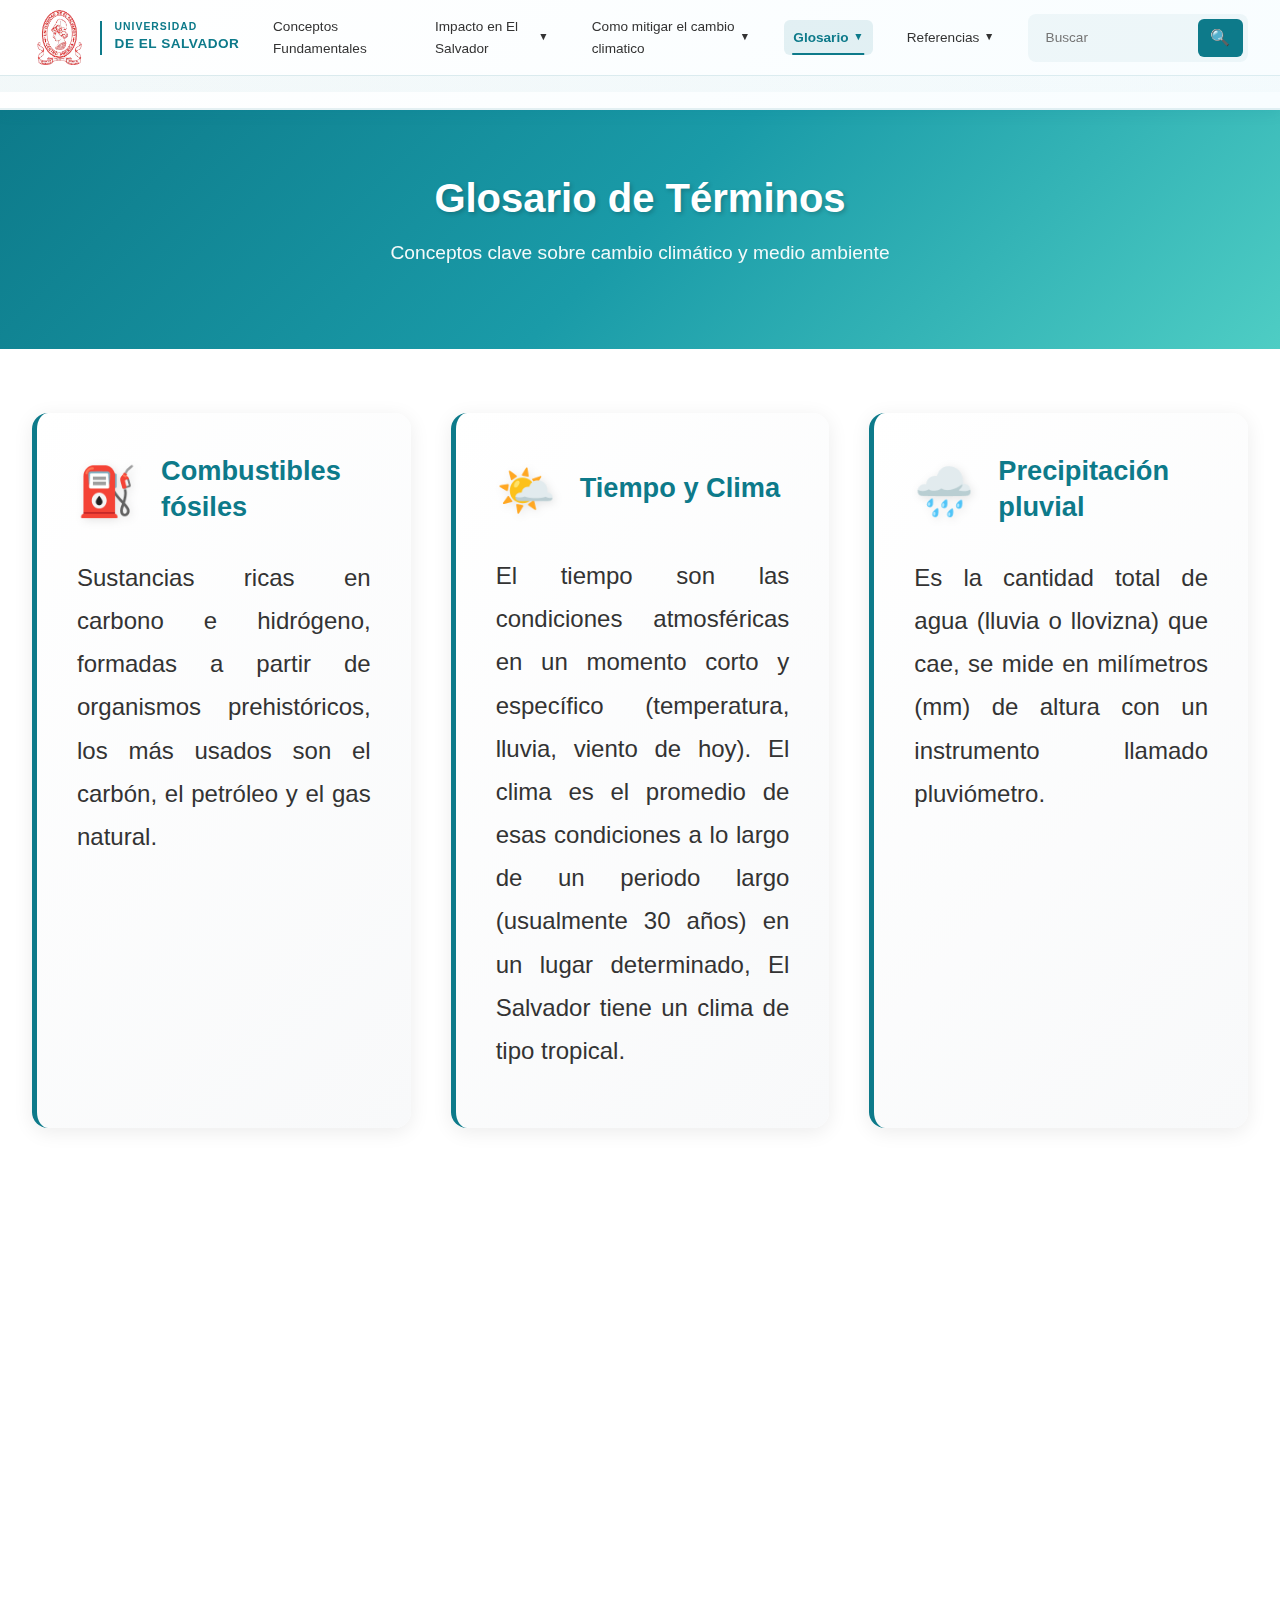
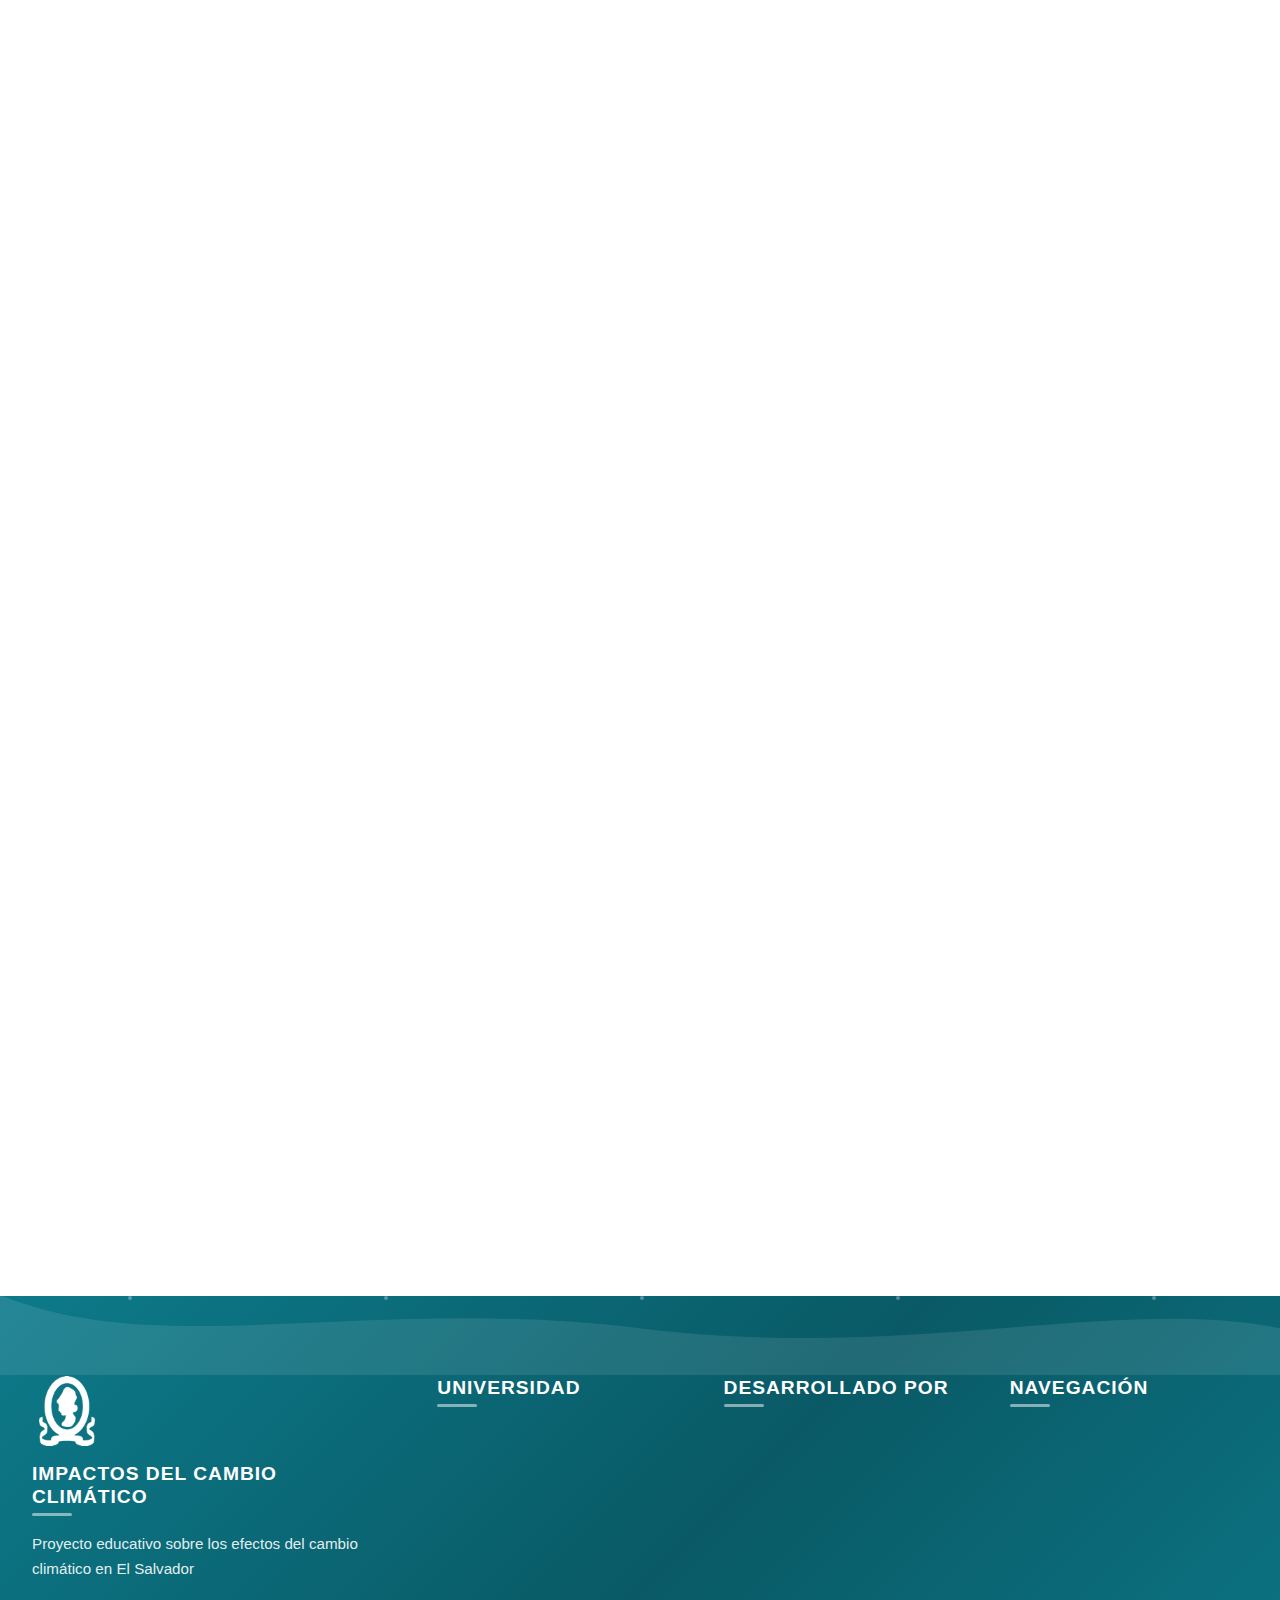
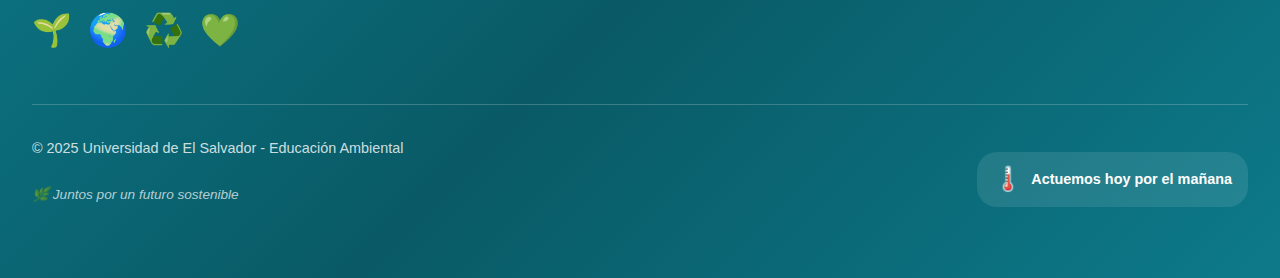
<file: landing_ambiental/Glosario.html>
<!DOCTYPE html>
<html lang="es">
<head>
    <meta charset="UTF-8">
    <meta name="viewport" content="width=device-width, initial-scale=1.0">
    <title>Glosario - Universidad de El Salvador</title>
    <link href="https://cdn.jsdelivr.net/npm/bootstrap@5.2.3/dist/css/bootstrap.min.css" rel="stylesheet">
    <link rel="stylesheet" href="Glosario.css">
</head>
<body>
    <!-- Header -->
    <header class="header">
        <div class="header__top">
            <div class="header__top-content"></div>
        </div>

        <div class="header__main">
            <a href="#" class="header__logo">
    <img src="LogoUes.png" alt="Logo Universidad de El Salvador" class="header__logo-img">
    <div class="header__logo-text">
        <div class="header__logo-title">UNIVERSIDAD</div>
        <div class="header__logo-subtitle">de El Salvador</div>
    </div>
</a>

            <button class="header__toggle" onclick="toggleMenu()" aria-label="Toggle menu">☰</button>

            <nav class="nav" id="navMenu">
                <ul class="nav__list">
                    <li class="nav__item">
                        <a href="./index.html" class="nav__link">Conceptos Fundamentales</a>
                    </li>
                    <li class="nav__item">
                        <a href="./Impacto.html" class="nav__link">Impacto en El Salvador <span class="nav__arrow">▼</span></a>
                    </li>
                    <li class="nav__item">
                        <a href="./mitigar_cambio_climático.html" class="nav__link">Como mitigar el cambio climatico <span class="nav__arrow">▼</span></a>
                    </li>
                    <li class="nav__item">
                        <a href="./Glosario.html" class="nav__link nav__link--active">Glosario <span class="nav__arrow">▼</span></a>
                    </li>
                    <li class="nav__item">
                        <a href="./Referencias_bibliograficas.html" class="nav__link">Referencias<span class="nav__arrow">▼</span></a>
                    </li>
                </ul>
            </nav>

            <div class="header__actions">
                <div class="header__search">
                    <input type="search" class="header__search-input" placeholder="Buscar" aria-label="Buscar">
                    <button class="header__search-btn" aria-label="Buscar">🔍</button>
                </div>
            </div>
        </div>

        <nav class="breadcrumb" aria-label="breadcrumb">
            <div class="breadcrumb__container">
                
            </div>
        </nav>
    </header>

    <!-- Main Content -->
    <main class="main-content">
        <!-- Hero Banner -->
        <section class="hero-banner">
            <h1 class="hero-banner__title">Glosario de Términos</h1>
            <p class="hero-banner__subtitle">Conceptos clave sobre cambio climático y medio ambiente</p>
        </section>

        <!-- Glossary Content -->
        <article class="glossary-section">
            <div class="glossary-container">
                
                <!-- Term 1: Combustibles fósiles -->
                <article class="glossary-card fade-in">
                    <div class="glossary-card__header">
                        <span class="glossary-card__icon">⛽</span>
                        <h2 class="glossary-card__term">Combustibles fósiles</h2>
                    </div>
                    <p class="glossary-card__definition">
                        Sustancias ricas en carbono e hidrógeno, formadas a partir de organismos prehistóricos, los más usados son el carbón, el petróleo y el gas natural.
                    </p>
                </article>

                <!-- Term 2: Tiempo y Clima -->
                <article class="glossary-card fade-in">
                    <div class="glossary-card__header">
                        <span class="glossary-card__icon">🌤️</span>
                        <h2 class="glossary-card__term">Tiempo y Clima</h2>
                    </div>
                    <p class="glossary-card__definition">
                        El tiempo son las condiciones atmosféricas en un momento corto y específico (temperatura, lluvia, viento de hoy). El clima es el promedio de esas condiciones a lo largo de un periodo largo (usualmente 30 años) en un lugar determinado, El Salvador tiene un clima de tipo tropical.
                    </p>
                </article>

                <!-- Term 3: Precipitación pluvial -->
                <article class="glossary-card fade-in">
                    <div class="glossary-card__header">
                        <span class="glossary-card__icon">🌧️</span>
                        <h2 class="glossary-card__term">Precipitación pluvial</h2>
                    </div>
                    <p class="glossary-card__definition">
                        Es la cantidad total de agua (lluvia o llovizna) que cae, se mide en milímetros (mm) de altura con un instrumento llamado pluviómetro.
                    </p>
                </article>

                <!-- Term 4: Energía renovable -->
                <article class="glossary-card fade-in">
                    <div class="glossary-card__header">
                        <span class="glossary-card__icon">☀️</span>
                        <h2 class="glossary-card__term">Energía renovable</h2>
                    </div>
                    <p class="glossary-card__definition">
                        Energía obtenida de fuentes naturales que son inagotables, ya sea por su inmensa cantidad o porque se regeneran. Ejemplos: energía solar (del sol), eólica (del viento), geotérmica (calor de la tierra), etc.
                    </p>
                </article>

                <!-- Term 5: Recursos hídricos -->
                <article class="glossary-card fade-in">
                    <div class="glossary-card__header">
                        <span class="glossary-card__icon">💧</span>
                        <h2 class="glossary-card__term">Recursos hídricos</h2>
                    </div>
                    <p class="glossary-card__definition">
                        El volumen total de agua dulce (potable) disponible en un territorio.
                    </p>
                </article>

                <!-- Term 6: Desarrollo sostenible -->
                <article class="glossary-card fade-in">
                    <div class="glossary-card__header">
                        <span class="glossary-card__icon">🌱</span>
                        <h2 class="glossary-card__term">Desarrollo sostenible</h2>
                    </div>
                    <p class="glossary-card__definition">
                        Un tipo de desarrollo que logra satisfacer las necesidades actuales de todas las personas, sin comprometer la capacidad de las futuras generaciones para satisfacer las suyas.
                    </p>
                </article>

                <!-- Term 7: Erosión -->
                <article class="glossary-card fade-in">
                    <div class="glossary-card__header">
                        <span class="glossary-card__icon">🏔️</span>
                        <h2 class="glossary-card__term">Erosión</h2>
                    </div>
                    <p class="glossary-card__definition">
                        El proceso de desgaste y arrastre de la capa superficial del suelo causado por agentes como el agua, el viento o los cambios de temperatura.
                    </p>
                </article>

                <!-- Term 8: Escorrentía -->
                <article class="glossary-card fade-in">
                    <div class="glossary-card__header">
                        <span class="glossary-card__icon">🌊</span>
                        <h2 class="glossary-card__term">Escorrentía</h2>
                    </div>
                    <p class="glossary-card__definition">
                        Se refiere a la circulación libre del agua de lluvia sobre la superficie de un terreno (especialmente cuando no se puede infiltrar), también se usa para el agua que se desborda de un río.
                    </p>
                </article>

            </div>
        </article>

        <!-- Info Section -->
        <section class="info-section fade-in">
            <div class="info-section__content">
                <h2 class="info-section__title">¿Por qué es importante conocer estos términos?</h2>
                <p class="info-section__text">
                    Comprender estos conceptos es fundamental para entender el cambio climático y sus impactos en El Salvador. Este conocimiento nos permite tomar decisiones informadas y participar activamente en la protección de nuestro medio ambiente.
                </p>
            </div>
        </section>
    </main>

    <!-- Footer -->
<footer class="footer">
    <div class="footer__container">
        <!-- Decorative Wave -->
        <div class="footer__wave">
            <svg viewBox="0 0 1200 120" preserveAspectRatio="none">
                <path d="M0,0 C150,100 350,0 600,50 C850,100 1050,0 1200,50 L1200,120 L0,120 Z" fill="rgba(255,255,255,0.1)"></path>
            </svg>
        </div>

        <div class="footer__content">
            <!-- Project Info Section -->
            <section class="footer__section footer__section--main">
                <div class="footer__logo-container">
                    <img src="LogoUes.png" alt="UES Logo" class="footer__logo">
                </div>
                <h3 class="footer__section-title">Impactos del Cambio Climático</h3>
                <p class="footer__description">
                    Proyecto educativo sobre los efectos del cambio climático en El Salvador
                </p>
                <div class="footer__icons">
                    <span class="footer__icon" title="Sostenibilidad">🌱</span>
                    <span class="footer__icon" title="Planeta">🌍</span>
                    <span class="footer__icon" title="Energía limpia">♻️</span>
                    <span class="footer__icon" title="Conciencia">💚</span>
                </div>
            </section>

            <!-- University Section -->
            <section class="footer__section">
                <h3 class="footer__section-title">Universidad</h3>
                <ul class="footer__list">
                    <li class="footer__list-item">
                        <span class="footer__list-icon">🎓</span>
                        <span>Universidad de El Salvador</span>
                    </li>
                    <li class="footer__list-item">
                        <span class="footer__list-icon">📚</span>
                        <span>Educación Ambiental</span>
                    </li>
                    <li class="footer__list-item">
                        <span class="footer__list-icon">📅</span>
                        <span>2025</span>
                    </li>
                </ul>
            </section>

            <!-- Author Section -->
            <section class="footer__section">
                <h3 class="footer__section-title">Desarrollado por</h3>
                <ul class="footer__list">
                    <li class="footer__list-item footer__list-item--author">
                        <span class="footer__list-icon">👨‍💻</span>
                        <div>
                            <strong>Carlos Antonio Salgado Romero</strong>
                            <span class="footer__badge">Estudiante UES</span>
                        </div>
                    </li>
                </ul>
            </section>

            <!-- Quick Links -->
            <section class="footer__section">
                <h3 class="footer__section-title">Navegación</h3>
                <ul class="footer__list">
                    <li class="footer__list-item">
                        <a href="./index.html" class="footer__link">
                            <span class="footer__arrow">→</span> Conceptos Fundamentales
                        </a>
                    </li>
                    <li class="footer__list-item">
                        <a href="./Impacto.html" class="footer__link">
                            <span class="footer__arrow">→</span> Impacto en El Salvador
                        </a>
                    </li>
                    <li class="footer__list-item">
                        <a href="./Glosario.html" class="footer__link">
                            <span class="footer__arrow">→</span> Glosario
                        </a>
                    </li>
                    <li class="footer__list-item">
                        <a href="./Referencias_bibliograficas.html" class="footer__link">
                            <span class="footer__arrow">→</span> Referencias
                        </a>
                    </li>
                </ul>
            </section>
        </div>

        <!-- Bottom Bar -->
        <div class="footer__bottom">
            <div class="footer__bottom-content">
                <p class="footer__copyright">
                    © 2025 Universidad de El Salvador - Educación Ambiental
                </p>
                <p class="footer__tagline">
                    🌿 Juntos por un futuro sostenible
                </p>
            </div>
            <div class="footer__climate-info">
                <span class="footer__climate-icon">🌡️</span>
                <span class="footer__climate-text">Actuemos hoy por el mañana</span>
            </div>
        </div>
    </div>

    <!-- Animated particles effect -->
    <div class="footer__particles">
        <span class="particle"></span>
        <span class="particle"></span>
        <span class="particle"></span>
        <span class="particle"></span>
        <span class="particle"></span>
    </div>
</footer>

    <script src="https://cdn.jsdelivr.net/npm/bootstrap@5.2.3/dist/js/bootstrap.bundle.min.js"></script>
    <script>
        function toggleMenu() {
            const nav = document.getElementById('navMenu');
            nav.classList.toggle('nav--open');
        }

        document.addEventListener('click', function(event) {
            const nav = document.getElementById('navMenu');
            const toggle = document.querySelector('.header__toggle');
            if (!nav.contains(event.target) && !toggle.contains(event.target)) {
                nav.classList.remove('nav--open');
            }
        });

        // Scroll Animations
        const observerOptions = {
            threshold: 0.15,
            rootMargin: '0px 0px -50px 0px'
        };

        const observer = new IntersectionObserver((entries) => {
            entries.forEach(entry => {
                if (entry.isIntersecting) {
                    entry.target.classList.add('visible');
                }
            });
        }, observerOptions);

        document.querySelectorAll('.fade-in').forEach(el => {
            observer.observe(el);
        });
    </script>
</body>
</html>
</file>
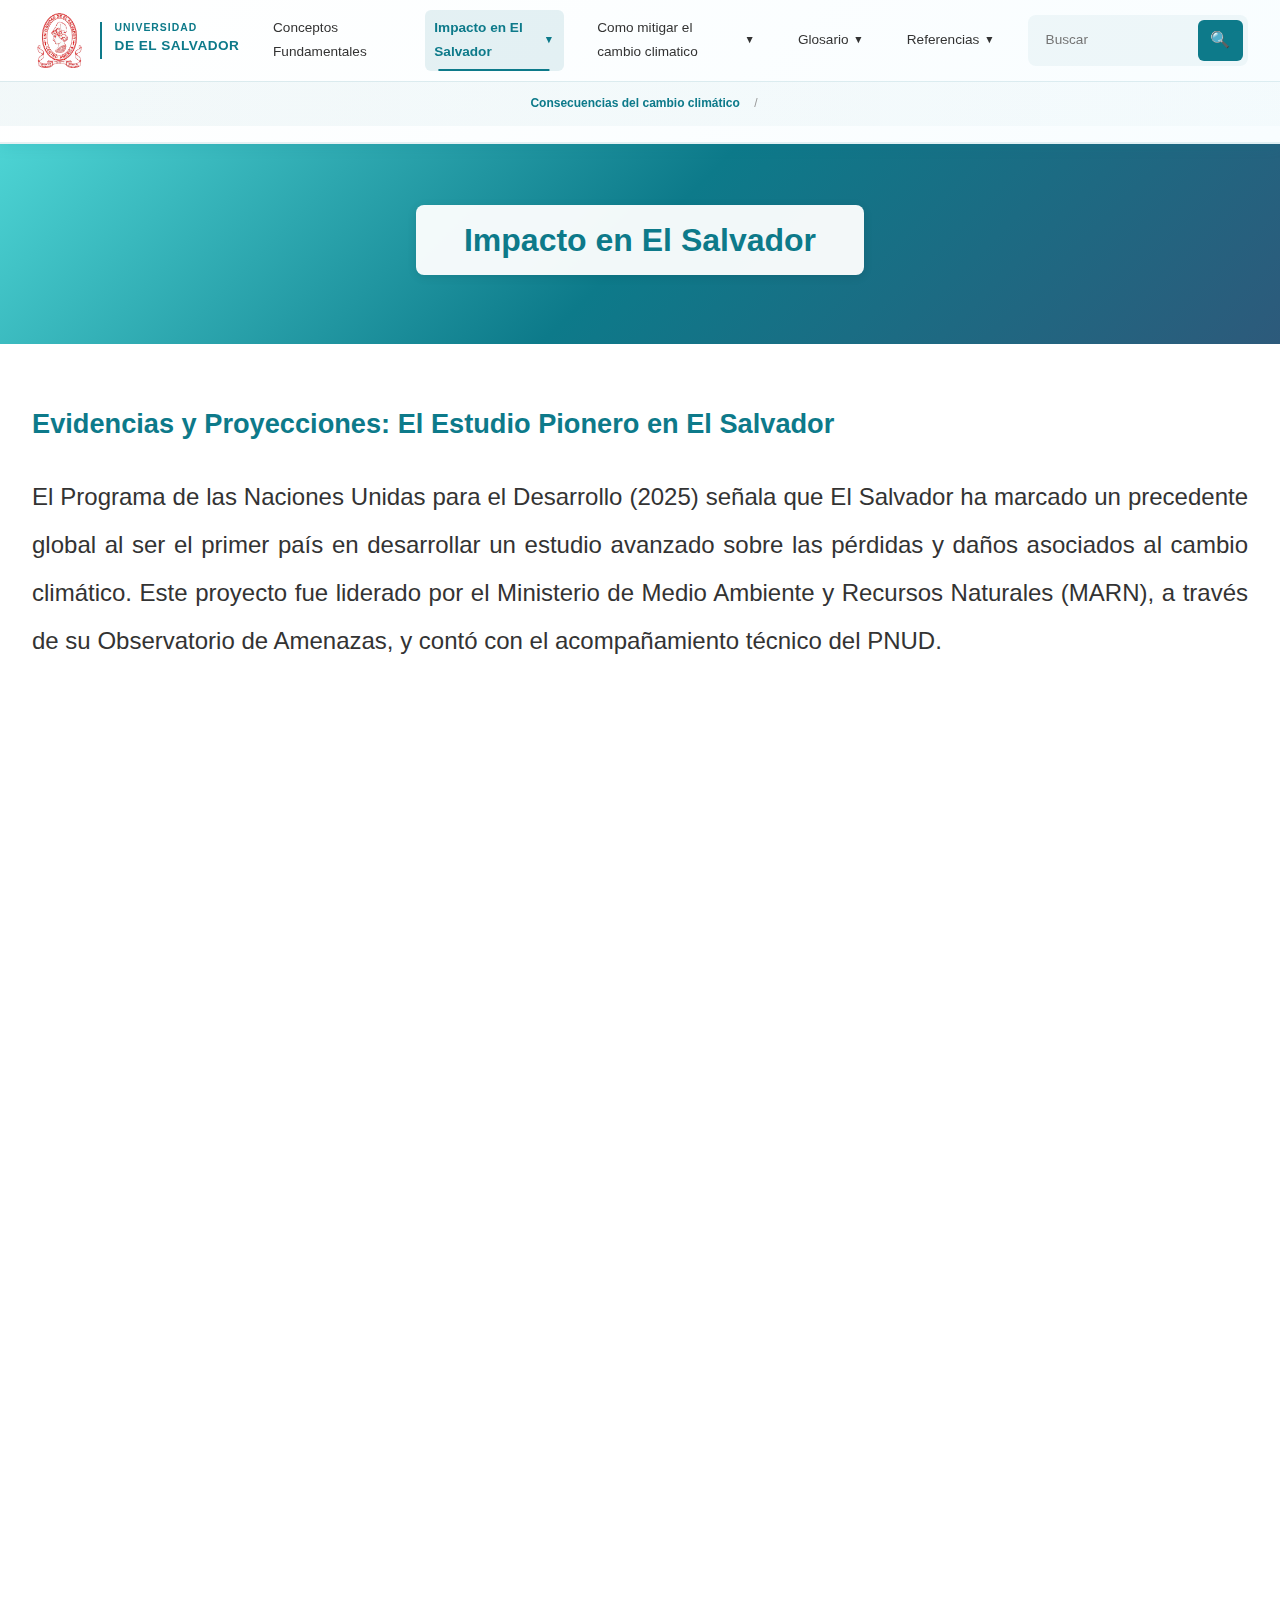
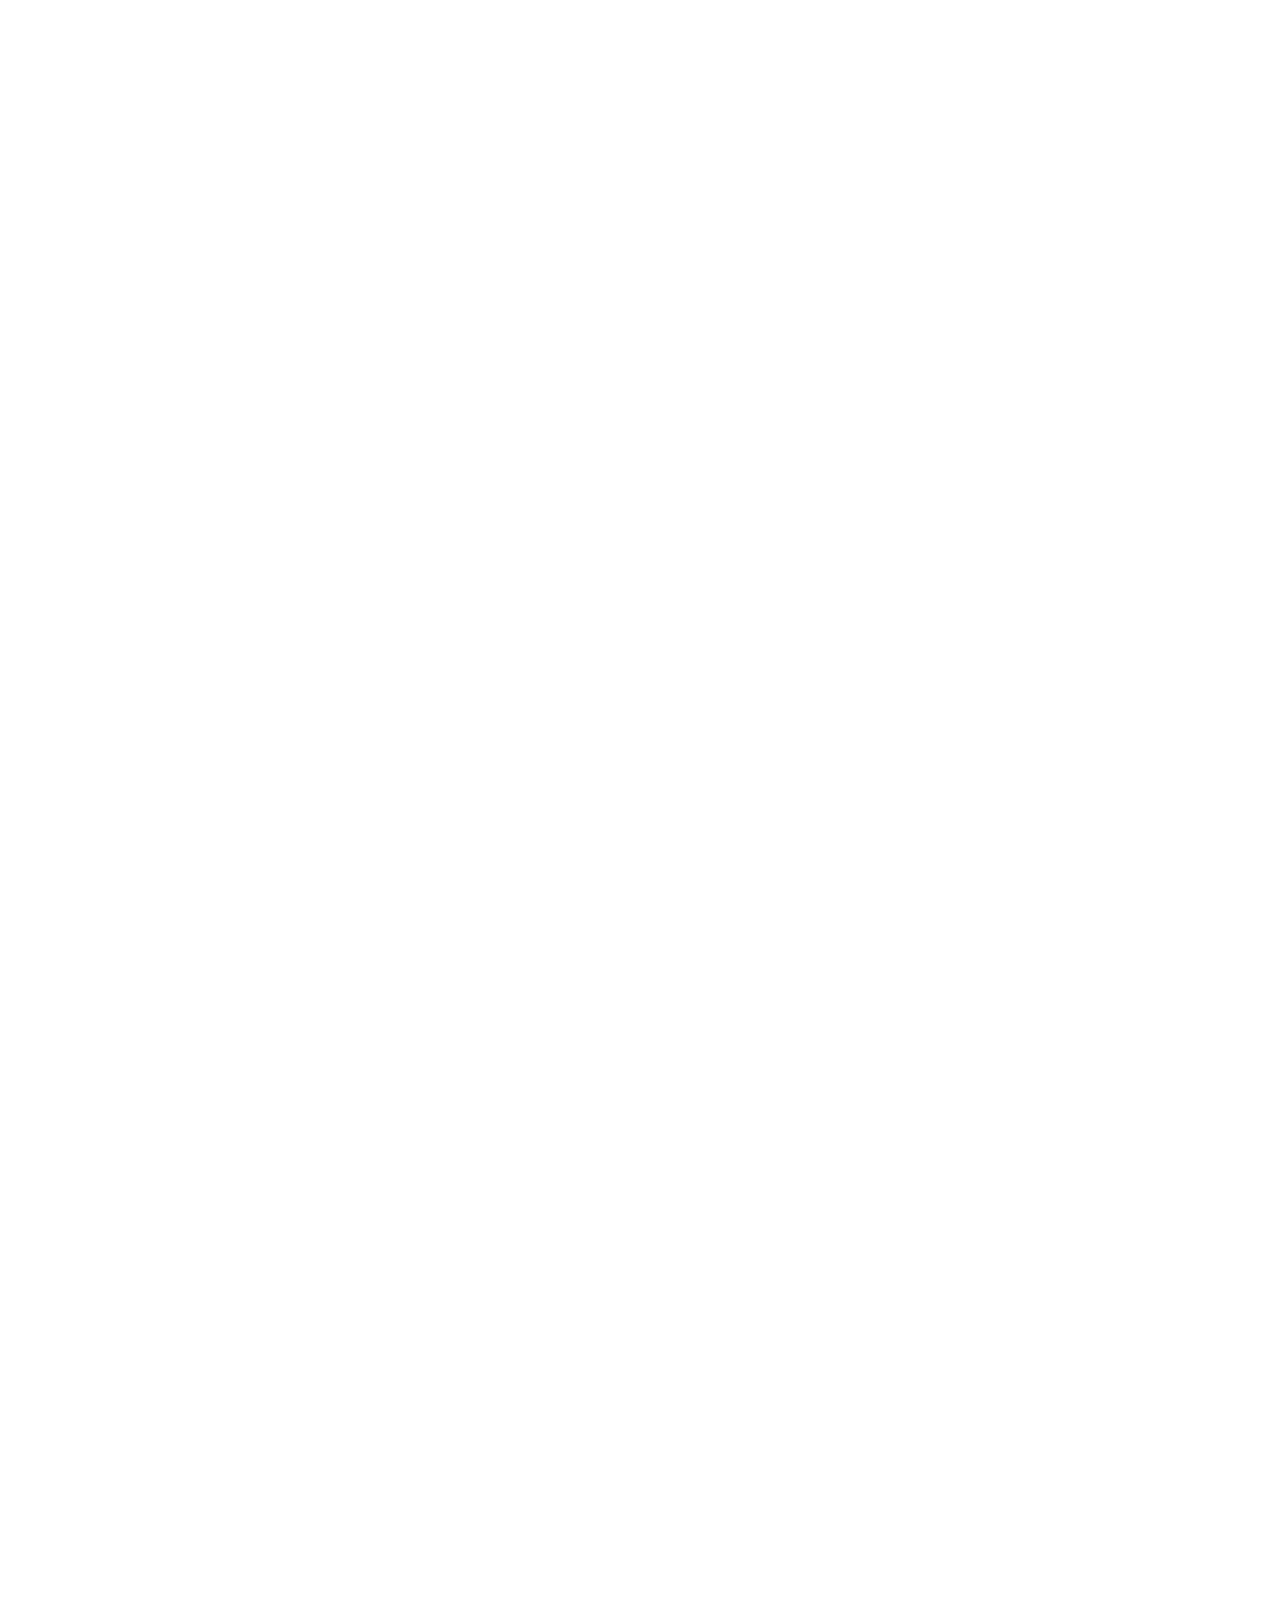
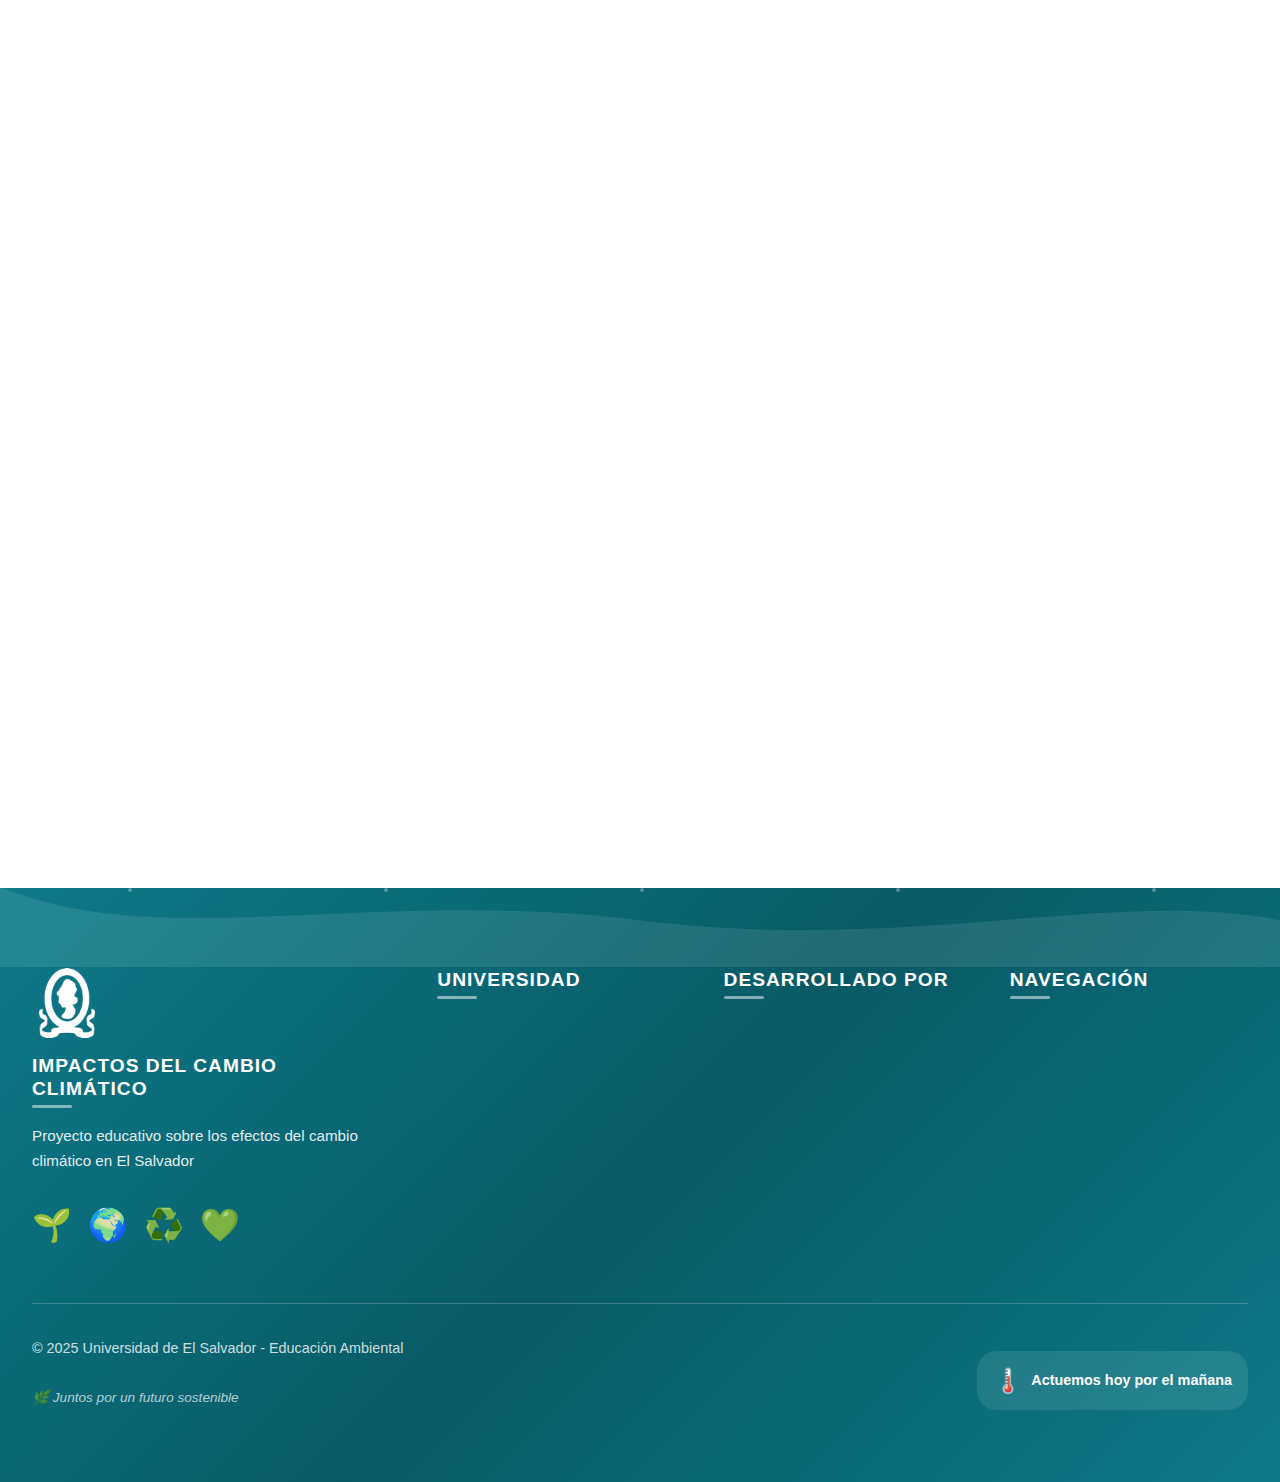
<file: landing_ambiental/Impacto.html>
<!DOCTYPE html>
<html lang="es">
<head>
    <meta charset="UTF-8">
    <meta name="viewport" content="width=device-width, initial-scale=1.0">
    <title>Impacto en El Salvador - UES</title>
    <link href="https://cdn.jsdelivr.net/npm/bootstrap@5.2.3/dist/css/bootstrap.min.css" rel="stylesheet">
    <link rel="stylesheet" href="Impacto.css">
</head>
<body>
    <!-- Header -->
    <header class="header">
        <div class="header__top">
            <div class="header__top-content"></div>
        </div>

        <div class="header__main">
            <a href="#" class="header__logo">
    <img src="LogoUes.png" alt="Logo Universidad de El Salvador" class="header__logo-img">
    <div class="header__logo-text">
        <div class="header__logo-title">UNIVERSIDAD</div>
        <div class="header__logo-subtitle">de El Salvador</div>
    </div>
</a>

            <button class="header__toggle" onclick="toggleMenu()" aria-label="Toggle menu">☰</button>

            <nav class="nav" id="navMenu">
                <ul class="nav__list">
                    <li class="nav__item">
                        <a href="./index.html" class="nav__link">Conceptos Fundamentales</a>
                    </li>
                    <li class="nav__item">
                        <a href="./Impacto.html" class="nav__link nav__link--active">Impacto en El Salvador<span class="nav__arrow">▼</span></a>
                    </li>
                    <li class="nav__item">
                        <a href="./mitigar_cambio_climático.html" class="nav__link">Como mitigar el cambio climatico<span class="nav__arrow">▼</span></a>
                    </li>
                    <li class="nav__item">
                        <a href="./Glosario.html" class="nav__link">Glosario<span class="nav__arrow">▼</span></a>
                    </li>
                    <li class="nav__item">
                        <a href="./Referencias_bibliograficas.html" class="nav__link">Referencias<span class="nav__arrow">▼</span></a>
                    </li>
                </ul>
            </nav>

            <div class="header__actions">
                <div class="header__search">
                    <input type="search" class="header__search-input" placeholder="Buscar" aria-label="Buscar">
                    <button class="header__search-btn" aria-label="Buscar">🔍</button>
                </div>
            </div>
        </div>

        <nav class="breadcrumb" aria-label="breadcrumb">
            <div class="breadcrumb__container">
                <ul class="breadcrumb__list">
                    <li class="breadcrumb__item">
                        <a href="./Consecuencias_climático.html" class="breadcrumb__link">Consecuencias del cambio climático</a>
                        <span class="breadcrumb__separator">/</span>
                    </li>
                </ul>
            </div>
        </nav>
    </header>

    <!-- Main Content -->
    <main class="main-content">
        <!-- Hero Banner -->
        <section class="hero-banner">
            <h1 class="hero-banner__title">Impacto en El Salvador</h1>
        </section>

        <!-- Content Wrapper -->
        <article class="content-wrapper">
            <!-- Introduction Section -->
            <section class="intro-section fade-in">
                <h2 class="intro-section__title">Evidencias y Proyecciones: El Estudio Pionero en El Salvador</h2>
                <p class="intro-section__text">
                    El Programa de las Naciones Unidas para el Desarrollo (2025) señala que El Salvador ha marcado un precedente global al ser el primer país en desarrollar un estudio avanzado sobre las pérdidas y daños asociados al cambio climático. Este proyecto fue liderado por el Ministerio de Medio Ambiente y Recursos Naturales (MARN), a través de su Observatorio de Amenazas, y contó con el acompañamiento técnico del PNUD.
                </p>
            </section>

            <!-- Methodology Section with Image -->
            <section class="split-section">
                <article class="split-section__content fade-in-left">
                    <h3 class="split-section__title">Una Metodología Innovadora</h3>
                    <p class="split-section__text">
                        El núcleo de este trabajo fue la adaptación de una herramienta que tradicionalmente se usa para la recuperación después de un desastre (conocida como PDNA) para un uso prospectivo, es decir, para planificar y prevenir a futuro. En lugar de solo evaluar daños pasados, la nueva metodología permite analizar los impactos acumulados y proyectar los efectos del cambio climático modelando diferentes escenarios.
                    </p>
                </article>

                <figure class="split-section__figure fade-in-right">
                    <img src="impacto.jpg" alt="Metodología de estudio en El Salvador" class="split-section__image">
                </figure>
            </section>

            <!-- Strategic Sectors Section -->
            <section class="sectors-section fade-in">
                <h2 class="sectors-section__title">Sectores Estratégicos Analizados</h2>
                <p class="sectors-section__intro">
                    El estudio integró más de 40 años de datos climáticos y se concentró en tres áreas vitales para el país, estas áreas ya acumulan el 70% de las pérdidas por desastres y están altamente expuestas a los riesgos climáticos:
                </p>

                <article class="sectors-grid">
                    <div class="sector-card sector-card--agriculture">
                        <div class="sector-card__icon">🌾</div>
                        <h3 class="sector-card__title">Agricultura</h3>
                        <p class="sector-card__text">
                            Fundamental para la seguridad alimentaria y la vida rural, pero muy vulnerable a las sequías e inundaciones.
                        </p>
                    </div>

                    <div class="sector-card sector-card--transport">
                        <div class="sector-card__icon">🚗</div>
                        <h3 class="sector-card__title">Transporte</h3>
                        <p class="sector-card__text">
                            Esencial para la conectividad y el comercio, enfrenta riesgos crecientes por deslizamientos y lluvias extremas.
                        </p>
                    </div>

                    <div class="sector-card sector-card--housing">
                        <div class="sector-card__icon">🏘️</div>
                        <h3 class="sector-card__title">Vivienda</h3>
                        <p class="sector-card__text">
                            Directamente ligada a la protección de las familias, con vulnerabilidades concentradas en comunidades de bajos ingresos ubicadas en zonas de riesgo.
                        </p>
                    </div>
                </article>
            </section>

            <!-- Key Findings Section -->
            <section class="findings-section fade-in">
                <h2 class="findings-section__title">Hallazgos Clave y Proyecciones</h2>
                <p class="findings-section__intro">
                    El análisis en estos sectores arrojó proyecciones reveladoras que demuestran la urgencia de actuar:
                </p>

                <article class="scenarios-container">
                    <div class="scenario-card scenario-card--no-action">
                        <div class="scenario-card__header">
                            <span class="scenario-card__badge scenario-card__badge--danger">⚠️ Escenario sin acción</span>
                        </div>
                        <p class="scenario-card__text">
                            De no tomarse medidas, se proyecta que para el año 2050 las pérdidas y daños podrían aumentar hasta en un 60%.
                        </p>
                    </div>

                    <div class="scenario-card scenario-card--with-action">
                        <div class="scenario-card__header">
                            <span class="scenario-card__badge scenario-card__badge--success">✅ Escenario con acción</span>
                        </div>
                        <p class="scenario-card__text">
                            Por otro lado, el estudio confirma que la implementación de las Contribuciones Determinadas a Nivel Nacional (NDC) permitiría reducir dichos efectos hasta en un 20%.
                        </p>
                    </div>
                </article>
            </section>

            <!-- Impact Image Section -->
            <section class="image-section fade-in">
                <figure class="image-section__figure">
                    <img src="1.jpg" alt="Impacto del cambio climático en El Salvador" class="image-section__image">
                    <figcaption class="image-section__caption">
                        <p>Visualización del impacto climático en El Salvador.</p>
                        <p>La figura muestra los cambios proyectados en las temperaturas media y máxima bajo el escenario RCP 8.5 para el periodo 2071-2100. Adaptado de Plan nacional de adaptación al cambio climático (p. 13), por Ministerio de Medio Ambiente y Recursos Naturales, 2019.</p>
                    </figcaption>
                </figure>
            </section>
        </article>
    </main>

    <!-- Footer -->
<footer class="footer">
    <div class="footer__container">
        <!-- Decorative Wave -->
        <div class="footer__wave">
            <svg viewBox="0 0 1200 120" preserveAspectRatio="none">
                <path d="M0,0 C150,100 350,0 600,50 C850,100 1050,0 1200,50 L1200,120 L0,120 Z" fill="rgba(255,255,255,0.1)"></path>
            </svg>
        </div>

        <div class="footer__content">
            <!-- Project Info Section -->
            <section class="footer__section footer__section--main">
                <div class="footer__logo-container">
                    <img src="LogoUes.png" alt="UES Logo" class="footer__logo">
                </div>
                <h3 class="footer__section-title">Impactos del Cambio Climático</h3>
                <p class="footer__description">
                    Proyecto educativo sobre los efectos del cambio climático en El Salvador
                </p>
                <div class="footer__icons">
                    <span class="footer__icon" title="Sostenibilidad">🌱</span>
                    <span class="footer__icon" title="Planeta">🌍</span>
                    <span class="footer__icon" title="Energía limpia">♻️</span>
                    <span class="footer__icon" title="Conciencia">💚</span>
                </div>
            </section>

            <!-- University Section -->
            <section class="footer__section">
                <h3 class="footer__section-title">Universidad</h3>
                <ul class="footer__list">
                    <li class="footer__list-item">
                        <span class="footer__list-icon">🎓</span>
                        <span>Universidad de El Salvador</span>
                    </li>
                    <li class="footer__list-item">
                        <span class="footer__list-icon">📚</span>
                        <span>Educación Ambiental</span>
                    </li>
                    <li class="footer__list-item">
                        <span class="footer__list-icon">📅</span>
                        <span>2025</span>
                    </li>
                </ul>
            </section>

            <!-- Author Section -->
            <section class="footer__section">
                <h3 class="footer__section-title">Desarrollado por</h3>
                <ul class="footer__list">
                    <li class="footer__list-item footer__list-item--author">
                        <span class="footer__list-icon">👨‍💻</span>
                        <div>
                            <strong>Carlos Antonio Salgado Romero</strong>
                            <span class="footer__badge">Estudiante UES</span>
                        </div>
                    </li>
                </ul>
            </section>

            <!-- Quick Links -->
            <section class="footer__section">
                <h3 class="footer__section-title">Navegación</h3>
                <ul class="footer__list">
                    <li class="footer__list-item">
                        <a href="./index.html" class="footer__link">
                            <span class="footer__arrow">→</span> Conceptos Fundamentales
                        </a>
                    </li>
                    <li class="footer__list-item">
                        <a href="./Impacto.html" class="footer__link">
                            <span class="footer__arrow">→</span> Impacto en El Salvador
                        </a>
                    </li>
                    <li class="footer__list-item">
                        <a href="./Glosario.html" class="footer__link">
                            <span class="footer__arrow">→</span> Glosario
                        </a>
                    </li>
                    <li class="footer__list-item">
                        <a href="./Referencias_bibliograficas.html" class="footer__link">
                            <span class="footer__arrow">→</span> Referencias
                        </a>
                    </li>
                </ul>
            </section>
        </div>

        <!-- Bottom Bar -->
        <div class="footer__bottom">
            <div class="footer__bottom-content">
                <p class="footer__copyright">
                    © 2025 Universidad de El Salvador - Educación Ambiental
                </p>
                <p class="footer__tagline">
                    🌿 Juntos por un futuro sostenible
                </p>
            </div>
            <div class="footer__climate-info">
                <span class="footer__climate-icon">🌡️</span>
                <span class="footer__climate-text">Actuemos hoy por el mañana</span>
            </div>
        </div>
    </div>

    <!-- Animated particles effect -->
    <div class="footer__particles">
        <span class="particle"></span>
        <span class="particle"></span>
        <span class="particle"></span>
        <span class="particle"></span>
        <span class="particle"></span>
    </div>
</footer>

    <script src="https://cdn.jsdelivr.net/npm/bootstrap@5.2.3/dist/js/bootstrap.bundle.min.js"></script>

    <script>
        function toggleMenu() {
            const nav = document.getElementById('navMenu');
            nav.classList.toggle('nav--open');
        }

        document.addEventListener('click', function(event) {
            const nav = document.getElementById('navMenu');
            const toggle = document.querySelector('.header__toggle');
            
            if (!nav.contains(event.target) && !toggle.contains(event.target)) {
                nav.classList.remove('nav--open');
            }
        });

        // Scroll Animations
        const observerOptions = {
            threshold: 0.15,
            rootMargin: '0px 0px -100px 0px'
        };

        const observer = new IntersectionObserver((entries) => {
            entries.forEach(entry => {
                if (entry.isIntersecting) {
                    entry.target.classList.add('visible');
                }
            });
        }, observerOptions);

        document.querySelectorAll('.fade-in, .fade-in-left, .fade-in-right').forEach(el => {
            observer.observe(el);
        });
    </script>
</body>
</html>
</file>
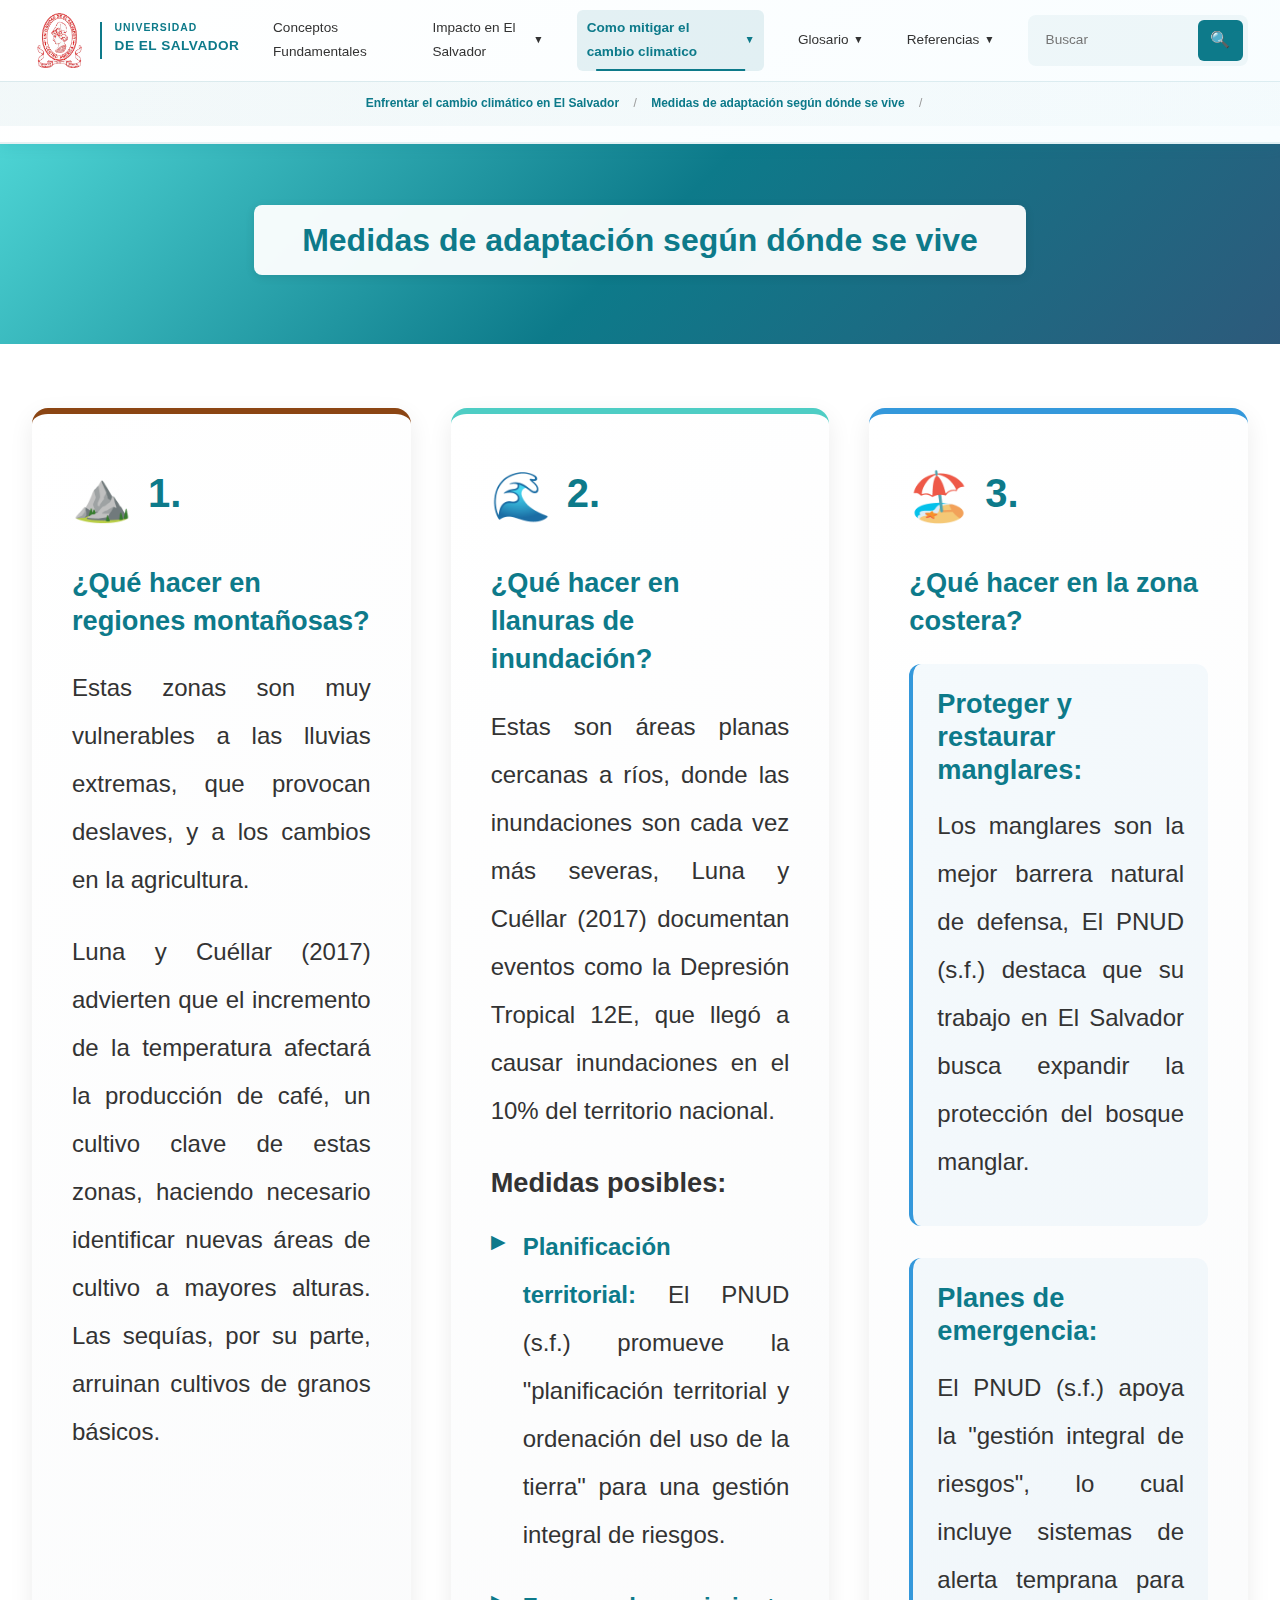
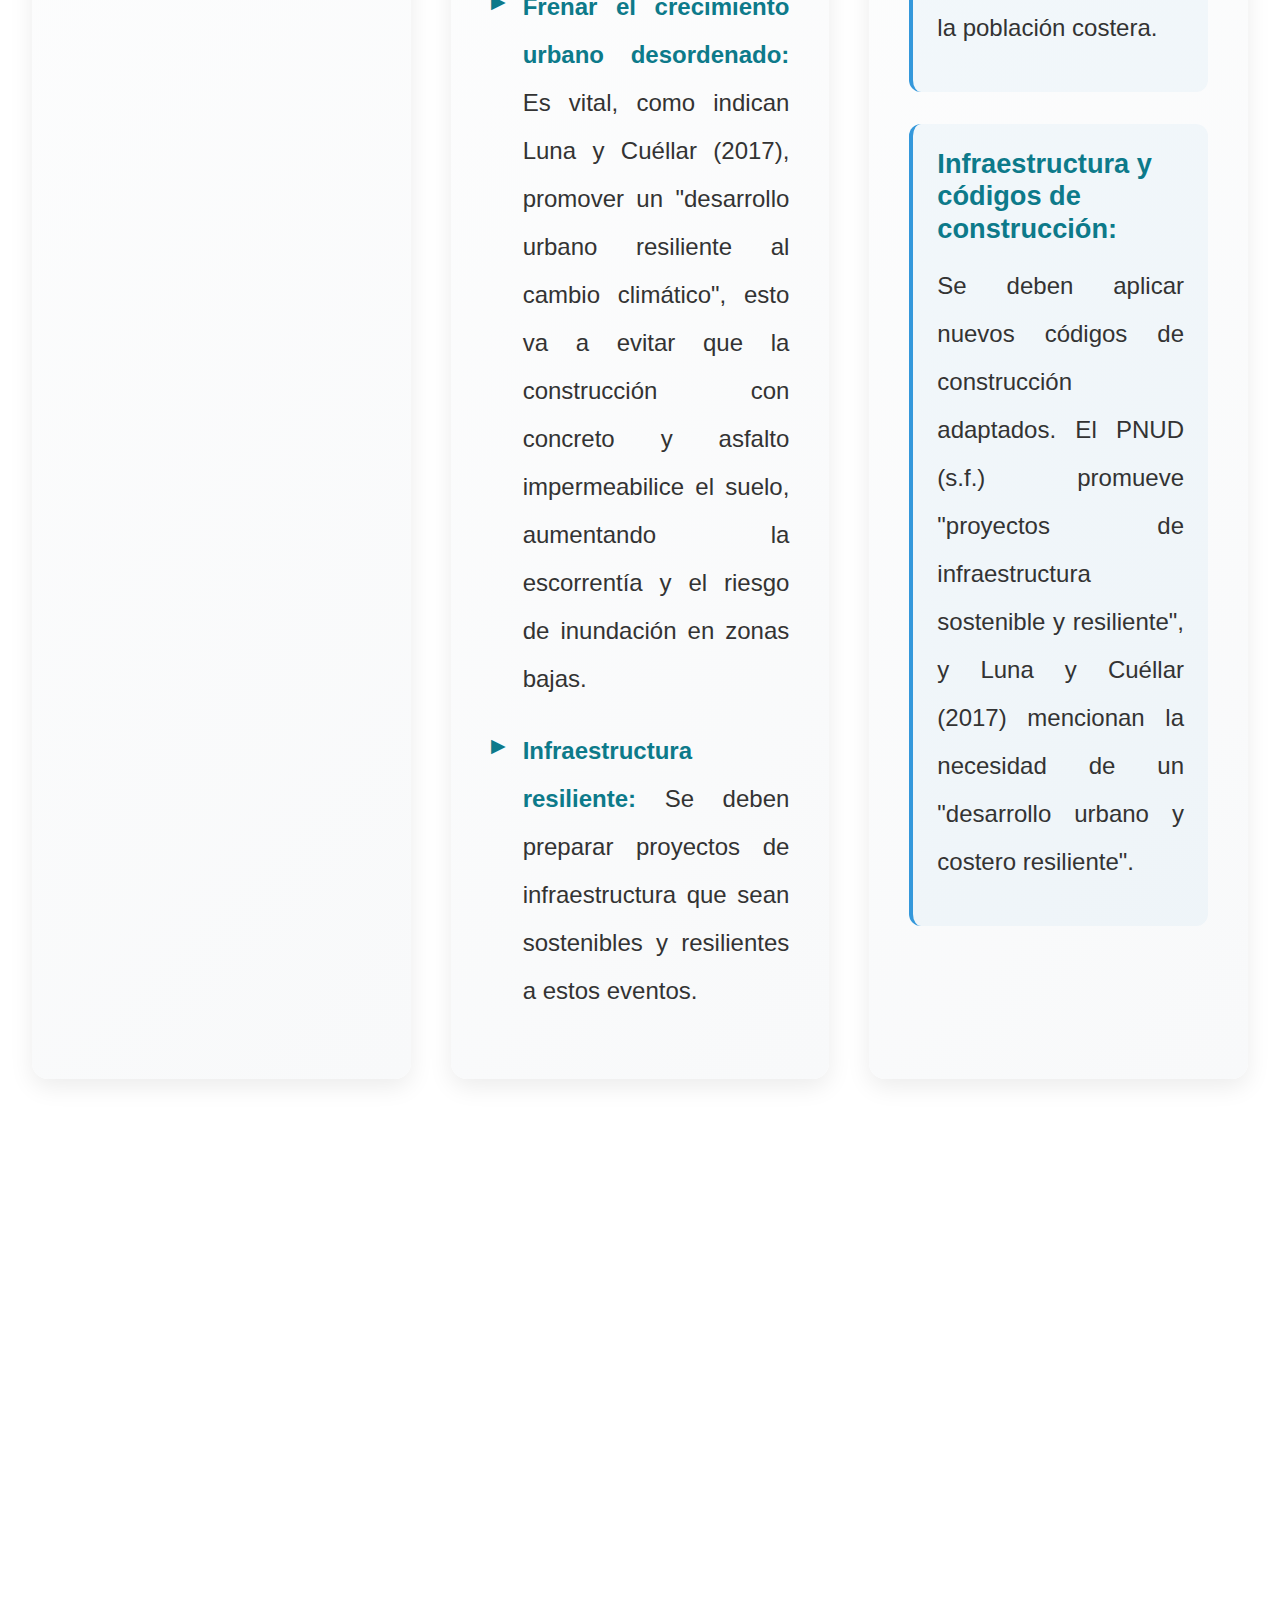
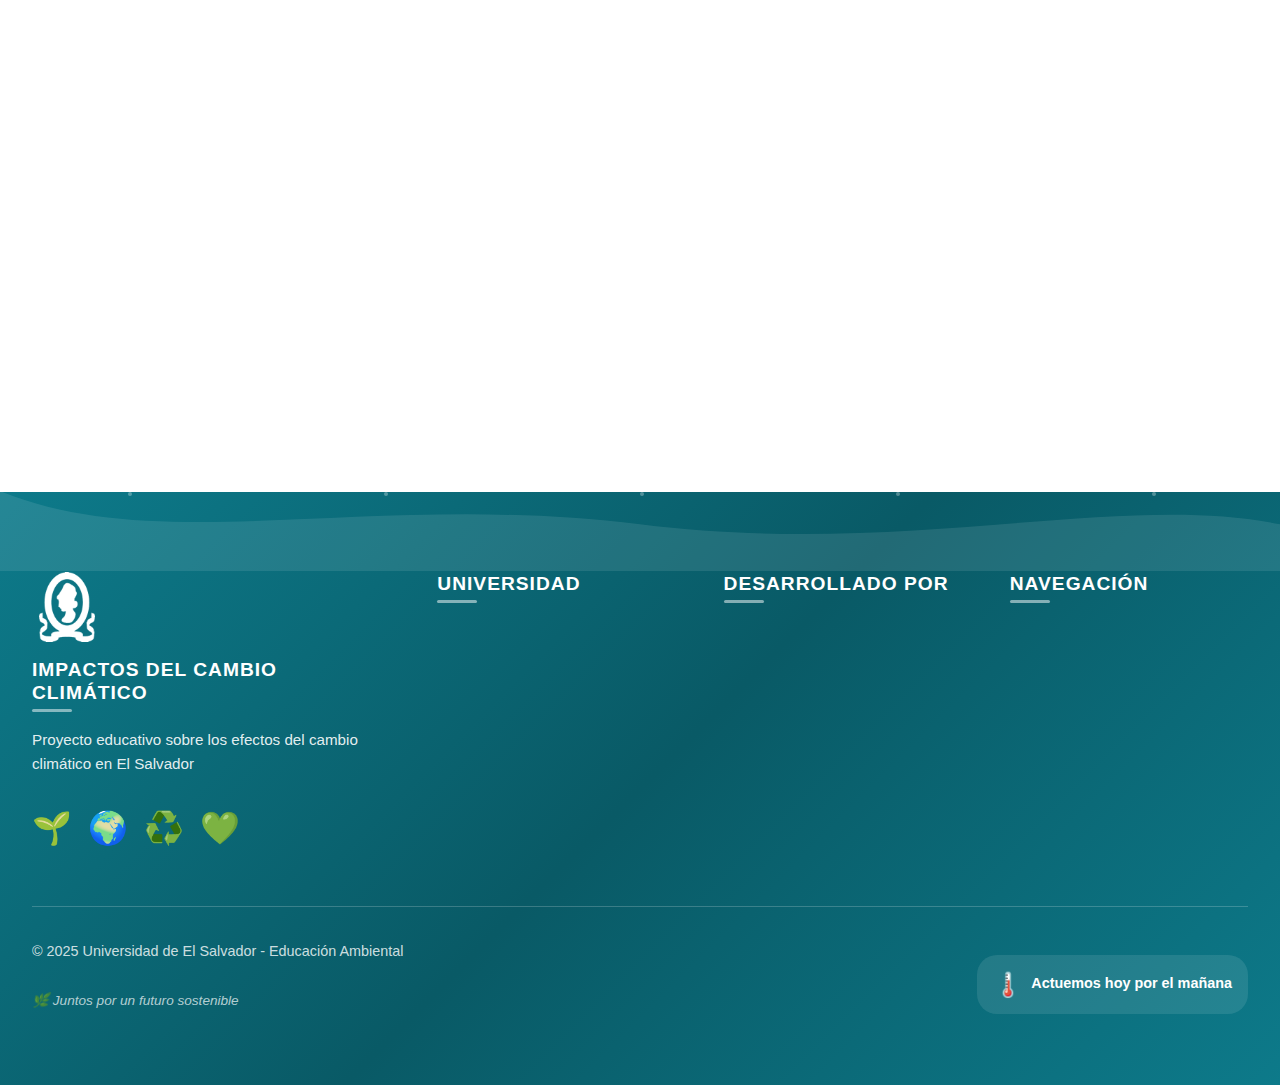
<file: landing_ambiental/medidad_adaptacion.html>
<!DOCTYPE html>
<html lang="es">
<head>
    <meta charset="UTF-8">
    <meta name="viewport" content="width=device-width, initial-scale=1.0">
    <title>Medidas de Adaptación - UES</title>
    <link href="https://cdn.jsdelivr.net/npm/bootstrap@5.2.3/dist/css/bootstrap.min.css" rel="stylesheet">
    <link rel="stylesheet" href="medidad_adaptacion.css"> 
</head>
<body>
    <!-- Header -->
    <header class="header">
        <div class="header__top">
            <div class="header__top-content"></div>
        </div>

        <div class="header__main">
            <a href="#" class="header__logo">
    <img src="LogoUes.png" alt="Logo Universidad de El Salvador" class="header__logo-img">
    <div class="header__logo-text">
        <div class="header__logo-title">UNIVERSIDAD</div>
        <div class="header__logo-subtitle">de El Salvador</div>
    </div>
</a>

            <button class="header__toggle" onclick="toggleMenu()" aria-label="Toggle menu">☰</button>

            <nav class="nav" id="navMenu">
                <ul class="nav__list">
                    <li class="nav__item">
                        <a href="./index.html" class="nav__link">Conceptos Fundamentales</a>
                    </li>
                    <li class="nav__item">
                        <a href="./Impacto.html" class="nav__link">Impacto en El Salvador<span class="nav__arrow">▼</span></a>
                    </li>
                    <li class="nav__item">
                        <a href="./mitigar_cambio_climático.html" class="nav__link nav__link--active">Como mitigar el cambio climatico<span class="nav__arrow">▼</span></a>
                    </li>
                    <li class="nav__item">
                        <a href="./Glosario.html" class="nav__link">Glosario<span class="nav__arrow">▼</span></a>
                    </li>
                    <li class="nav__item">
                        <a href="./Referencias_bibliograficas.html" class="nav__link">Referencias<span class="nav__arrow">▼</span></a>
                    </li>
                </ul>
            </nav>

            <div class="header__actions">
                <div class="header__search">
                    <input type="search" class="header__search-input" placeholder="Buscar" aria-label="Buscar">
                    <button class="header__search-btn" aria-label="Buscar">🔍</button>
                </div>
            </div>
        </div>

        <nav class="breadcrumb" aria-label="breadcrumb">
            <div class="breadcrumb__container">
                <ul class="breadcrumb__list">
                    <li class="breadcrumb__item">
                        <a href="./Enfrentar_Cambio.html" class="breadcrumb__link">Enfrentar el cambio climático en El Salvador</a>
                        <span class="breadcrumb__separator">/</span>
                    </li>
                    <li class="breadcrumb__item">
                        <a href="./medidad_adaptacion.html" class="breadcrumb__link">Medidas de adaptación según dónde se vive</a>
                        <span class="breadcrumb__separator">/</span>
                    </li>
                </ul>
            </div>
        </nav>
    </header>

    <!-- Main Content -->
    <main class="main-content">
        <!-- Hero Banner -->
        <section class="hero-banner">
            <h1 class="hero-banner__title">Medidas de adaptación según dónde se vive</h1>
        </section>

        <!-- Content Wrapper -->
        <article class="content-wrapper">
            <!-- Three Zones Cards Section -->
            <section class="zones-section">
                <!-- Zone 1: Montañosas -->
                <article class="zone-card zone-card--mountains fade-in-left">
                    <div class="zone-card__header">
                        <span class="zone-card__icon">⛰️</span>
                        <h2 class="zone-card__number">1.</h2>
                    </div>
                    <h3 class="zone-card__title">¿Qué hacer en regiones montañosas?</h3>
                    <p class="zone-card__text">
                        Estas zonas son muy vulnerables a las lluvias extremas, que provocan deslaves, y a los cambios en la agricultura.
                    </p>
                    <p class="zone-card__text">
                        Luna y Cuéllar (2017) advierten que el incremento de la temperatura afectará la producción de café, un cultivo clave de estas zonas, haciendo necesario identificar nuevas áreas de cultivo a mayores alturas. Las sequías, por su parte, arruinan cultivos de granos básicos.
                    </p>
                </article>

                <!-- Zone 2: Inundación -->
                <article class="zone-card zone-card--flood fade-in">
                    <div class="zone-card__header">
                        <span class="zone-card__icon">🌊</span>
                        <h2 class="zone-card__number">2.</h2>
                    </div>
                    <h3 class="zone-card__title">¿Qué hacer en llanuras de inundación?</h3>
                    <p class="zone-card__text">
                        Estas son áreas planas cercanas a ríos, donde las inundaciones son cada vez más severas, Luna y Cuéllar (2017) documentan eventos como la Depresión Tropical 12E, que llegó a causar inundaciones en el 10% del territorio nacional.
                    </p>
                    <h4 class="zone-card__subtitle">Medidas posibles:</h4>
                    <ul class="measures-list">
                        <li class="measures-list__item">
                            <strong>Planificación territorial:</strong> El PNUD (s.f.) promueve la "planificación territorial y ordenación del uso de la tierra" para una gestión integral de riesgos.
                        </li>
                        <li class="measures-list__item">
                            <strong>Frenar el crecimiento urbano desordenado:</strong> Es vital, como indican Luna y Cuéllar (2017), promover un "desarrollo urbano resiliente al cambio climático", esto va a evitar que la construcción con concreto y asfalto impermeabilice el suelo, aumentando la escorrentía y el riesgo de inundación en zonas bajas.
                        </li>
                        <li class="measures-list__item">
                            <strong>Infraestructura resiliente:</strong> Se deben preparar proyectos de infraestructura que sean sostenibles y resilientes a estos eventos.
                        </li>
                    </ul>
                </article>

                <!-- Zone 3: Costera -->
                <article class="zone-card zone-card--coastal fade-in-right">
                    <div class="zone-card__header">
                        <span class="zone-card__icon">🏖️</span>
                        <h2 class="zone-card__number">3.</h2>
                    </div>
                    <h3 class="zone-card__title">¿Qué hacer en la zona costera?</h3>
                    
                    <div class="coastal-measure">
                        <h4 class="coastal-measure__title">Proteger y restaurar manglares:</h4>
                        <p class="coastal-measure__text">
                            Los manglares son la mejor barrera natural de defensa, El PNUD (s.f.) destaca que su trabajo en El Salvador busca expandir la protección del bosque manglar.
                        </p>
                    </div>

                    <div class="coastal-measure">
                        <h4 class="coastal-measure__title">Planes de emergencia:</h4>
                        <p class="coastal-measure__text">
                            El PNUD (s.f.) apoya la "gestión integral de riesgos", lo cual incluye sistemas de alerta temprana para la población costera.
                        </p>
                    </div>

                    <div class="coastal-measure">
                        <h4 class="coastal-measure__title">Infraestructura y códigos de construcción:</h4>
                        <p class="coastal-measure__text">
                            Se deben aplicar nuevos códigos de construcción adaptados. El PNUD (s.f.) promueve "proyectos de infraestructura sostenible y resiliente", y Luna y Cuéllar (2017) mencionan la necesidad de un "desarrollo urbano y costero resiliente".
                        </p>
                    </div>
                </article>
            </section>

            <!-- Video Section -->
<section class="video-section fade-in">
    <h2 class="video-section__title">Aprende más sobre las medidas de adaptación</h2>
    <div class="video-container">
        <iframe 
            class="video-container__iframe"
            src="https://www.youtube.com/embed/GotkGGmMM1Y" 
            title="Video sobre medidas de adaptación climática" 
            frameborder="0" 
            allow="accelerometer; autoplay; clipboard-write; encrypted-media; gyroscope; picture-in-picture; web-share" 
            referrerpolicy="strict-origin-when-cross-origin"
            allowfullscreen>
        </iframe>
    </div>
</section>
        </article>
    </main>

    <!-- Footer -->
<footer class="footer">
    <div class="footer__container">
        <!-- Decorative Wave -->
        <div class="footer__wave">
            <svg viewBox="0 0 1200 120" preserveAspectRatio="none">
                <path d="M0,0 C150,100 350,0 600,50 C850,100 1050,0 1200,50 L1200,120 L0,120 Z" fill="rgba(255,255,255,0.1)"></path>
            </svg>
        </div>

        <div class="footer__content">
            <!-- Project Info Section -->
            <section class="footer__section footer__section--main">
                <div class="footer__logo-container">
                    <img src="LogoUes.png" alt="UES Logo" class="footer__logo">
                </div>
                <h3 class="footer__section-title">Impactos del Cambio Climático</h3>
                <p class="footer__description">
                    Proyecto educativo sobre los efectos del cambio climático en El Salvador
                </p>
                <div class="footer__icons">
                    <span class="footer__icon" title="Sostenibilidad">🌱</span>
                    <span class="footer__icon" title="Planeta">🌍</span>
                    <span class="footer__icon" title="Energía limpia">♻️</span>
                    <span class="footer__icon" title="Conciencia">💚</span>
                </div>
            </section>

            <!-- University Section -->
            <section class="footer__section">
                <h3 class="footer__section-title">Universidad</h3>
                <ul class="footer__list">
                    <li class="footer__list-item">
                        <span class="footer__list-icon">🎓</span>
                        <span>Universidad de El Salvador</span>
                    </li>
                    <li class="footer__list-item">
                        <span class="footer__list-icon">📚</span>
                        <span>Educación Ambiental</span>
                    </li>
                    <li class="footer__list-item">
                        <span class="footer__list-icon">📅</span>
                        <span>2025</span>
                    </li>
                </ul>
            </section>

            <!-- Author Section -->
            <section class="footer__section">
                <h3 class="footer__section-title">Desarrollado por</h3>
                <ul class="footer__list">
                    <li class="footer__list-item footer__list-item--author">
                        <span class="footer__list-icon">👨‍💻</span>
                        <div>
                            <strong>Carlos Antonio Salgado Romero</strong>
                            <span class="footer__badge">Estudiante UES</span>
                        </div>
                    </li>
                </ul>
            </section>

            <!-- Quick Links -->
            <section class="footer__section">
                <h3 class="footer__section-title">Navegación</h3>
                <ul class="footer__list">
                    <li class="footer__list-item">
                        <a href="./index.html" class="footer__link">
                            <span class="footer__arrow">→</span> Conceptos Fundamentales
                        </a>
                    </li>
                    <li class="footer__list-item">
                        <a href="./Impacto.html" class="footer__link">
                            <span class="footer__arrow">→</span> Impacto en El Salvador
                        </a>
                    </li>
                    <li class="footer__list-item">
                        <a href="./Glosario.html" class="footer__link">
                            <span class="footer__arrow">→</span> Glosario
                        </a>
                    </li>
                    <li class="footer__list-item">
                        <a href="./Referencias_bibliograficas.html" class="footer__link">
                            <span class="footer__arrow">→</span> Referencias
                        </a>
                    </li>
                </ul>
            </section>
        </div>

        <!-- Bottom Bar -->
        <div class="footer__bottom">
            <div class="footer__bottom-content">
                <p class="footer__copyright">
                    © 2025 Universidad de El Salvador - Educación Ambiental
                </p>
                <p class="footer__tagline">
                    🌿 Juntos por un futuro sostenible
                </p>
            </div>
            <div class="footer__climate-info">
                <span class="footer__climate-icon">🌡️</span>
                <span class="footer__climate-text">Actuemos hoy por el mañana</span>
            </div>
        </div>
    </div>

    <!-- Animated particles effect -->
    <div class="footer__particles">
        <span class="particle"></span>
        <span class="particle"></span>
        <span class="particle"></span>
        <span class="particle"></span>
        <span class="particle"></span>
    </div>
</footer>

    <script src="https://cdn.jsdelivr.net/npm/bootstrap@5.2.3/dist/js/bootstrap.bundle.min.js"></script>

    <script>
        function toggleMenu() {
            const nav = document.getElementById('navMenu');
            nav.classList.toggle('nav--open');
        }

        document.addEventListener('click', function(event) {
            const nav = document.getElementById('navMenu');
            const toggle = document.querySelector('.header__toggle');
            if (!nav.contains(event.target) && !toggle.contains(event.target)) {
                nav.classList.remove('nav--open');
            }
        });

        // Scroll Animations
        const observerOptions = {
            threshold: 0.15,
            rootMargin: '0px 0px -100px 0px'
        };

        const observer = new IntersectionObserver((entries) => {
            entries.forEach(entry => {
                if (entry.isIntersecting) {
                    entry.target.classList.add('visible');
                }
            });
        }, observerOptions);

        document.querySelectorAll('.fade-in, .fade-in-left, .fade-in-right').forEach(el => {
            observer.observe(el);
        });
    </script>
</body>
</html>
</file>
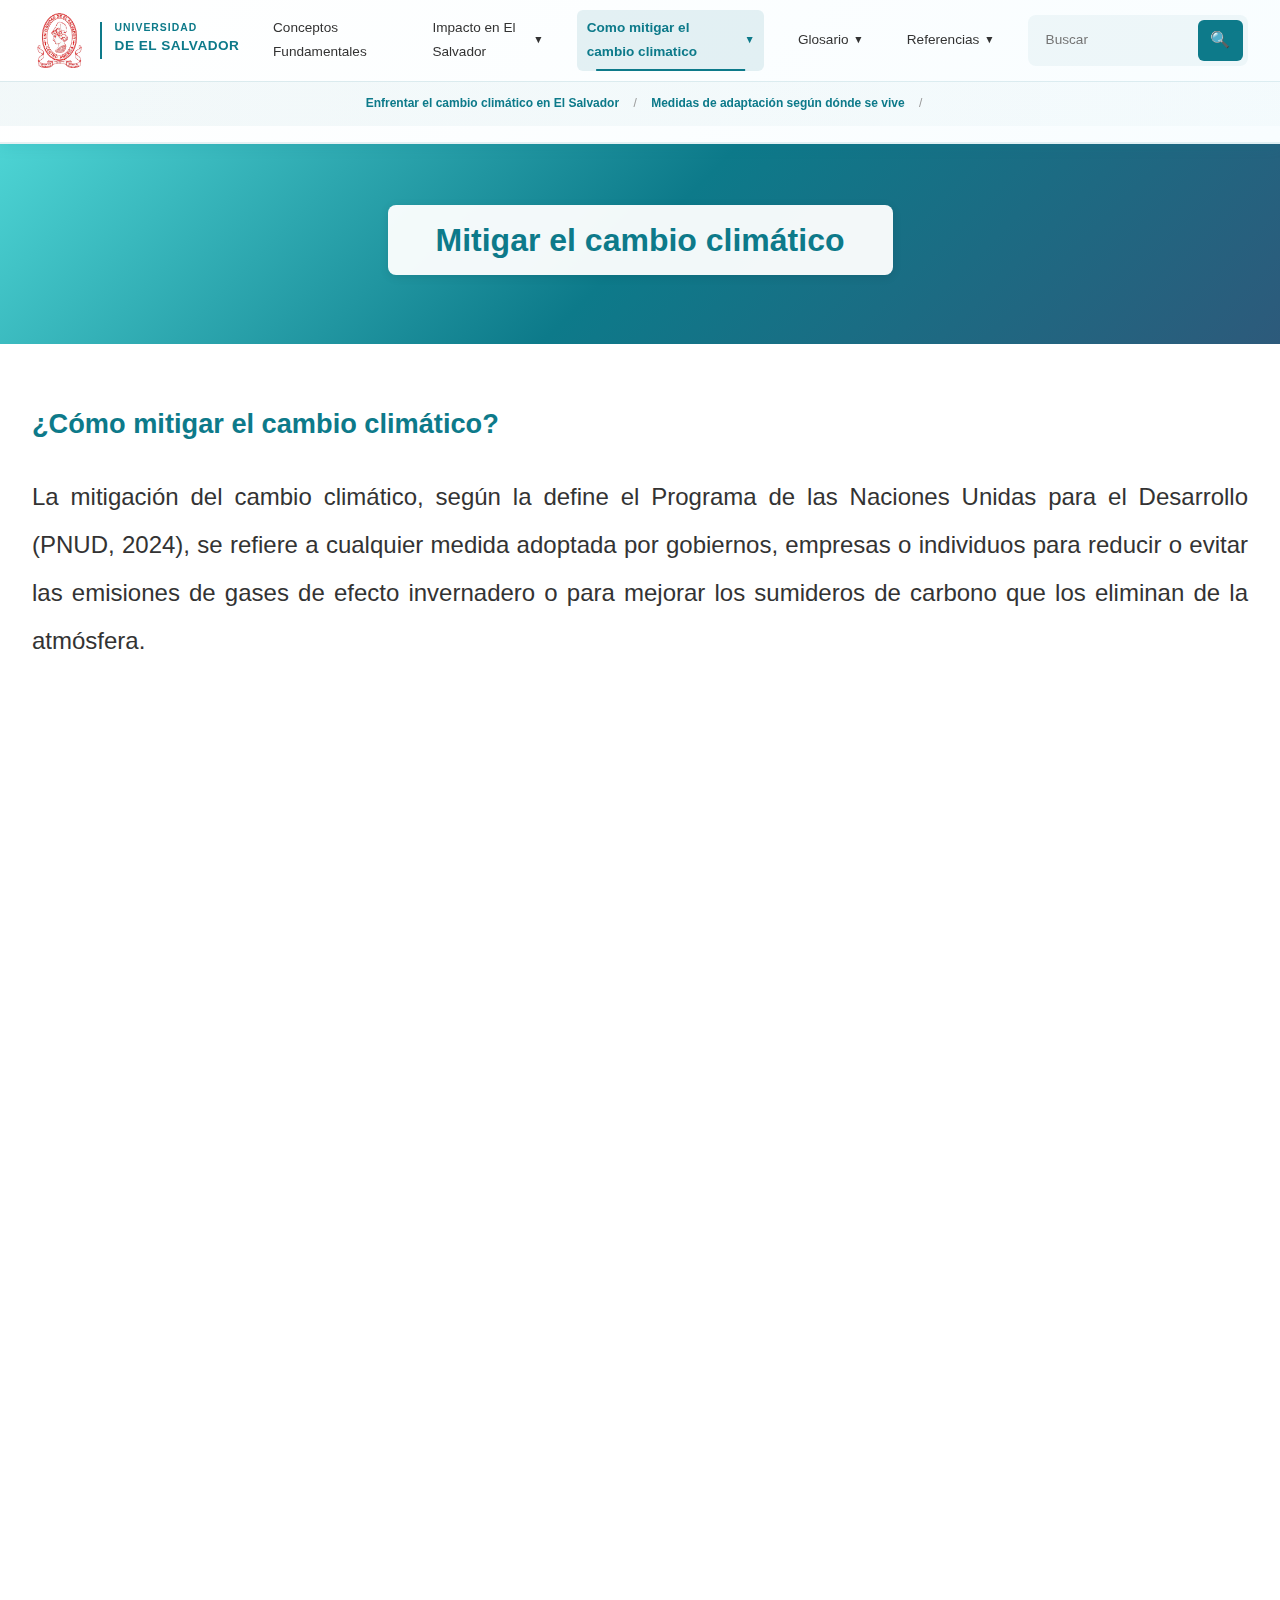
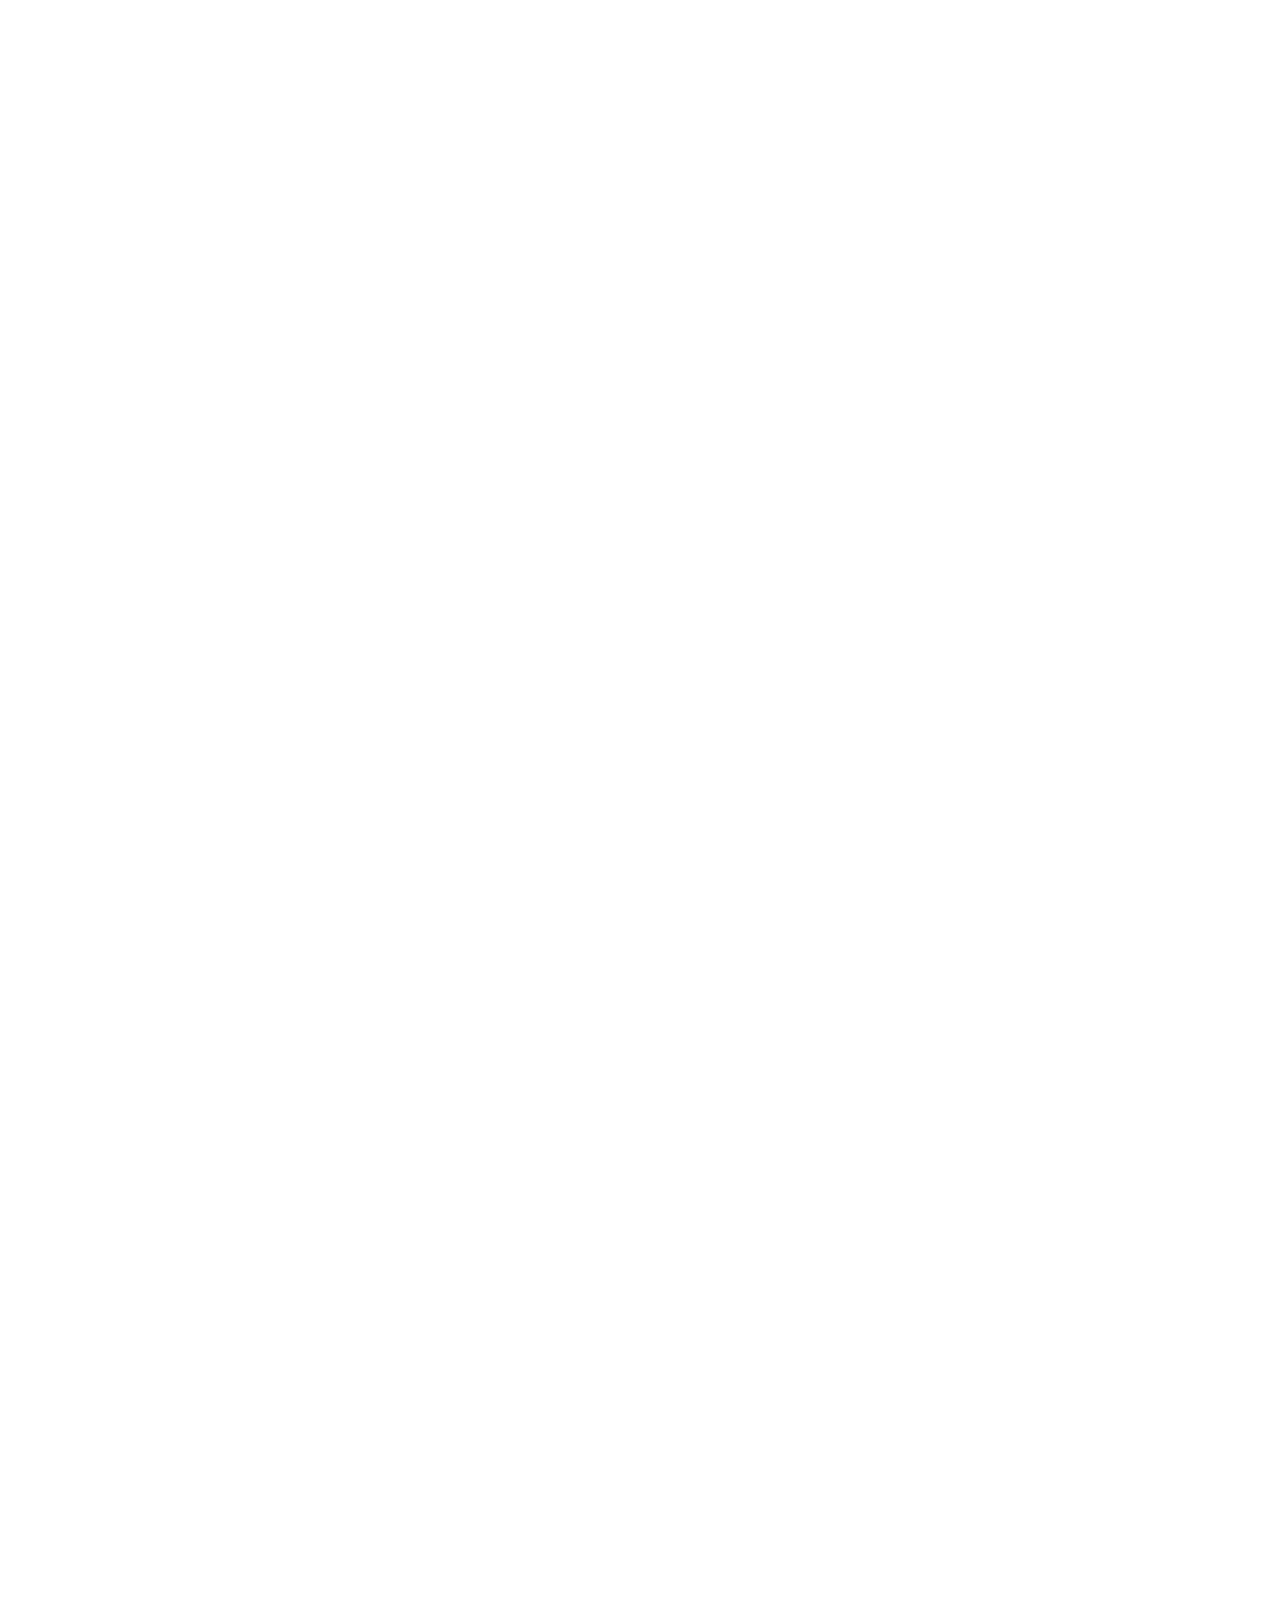
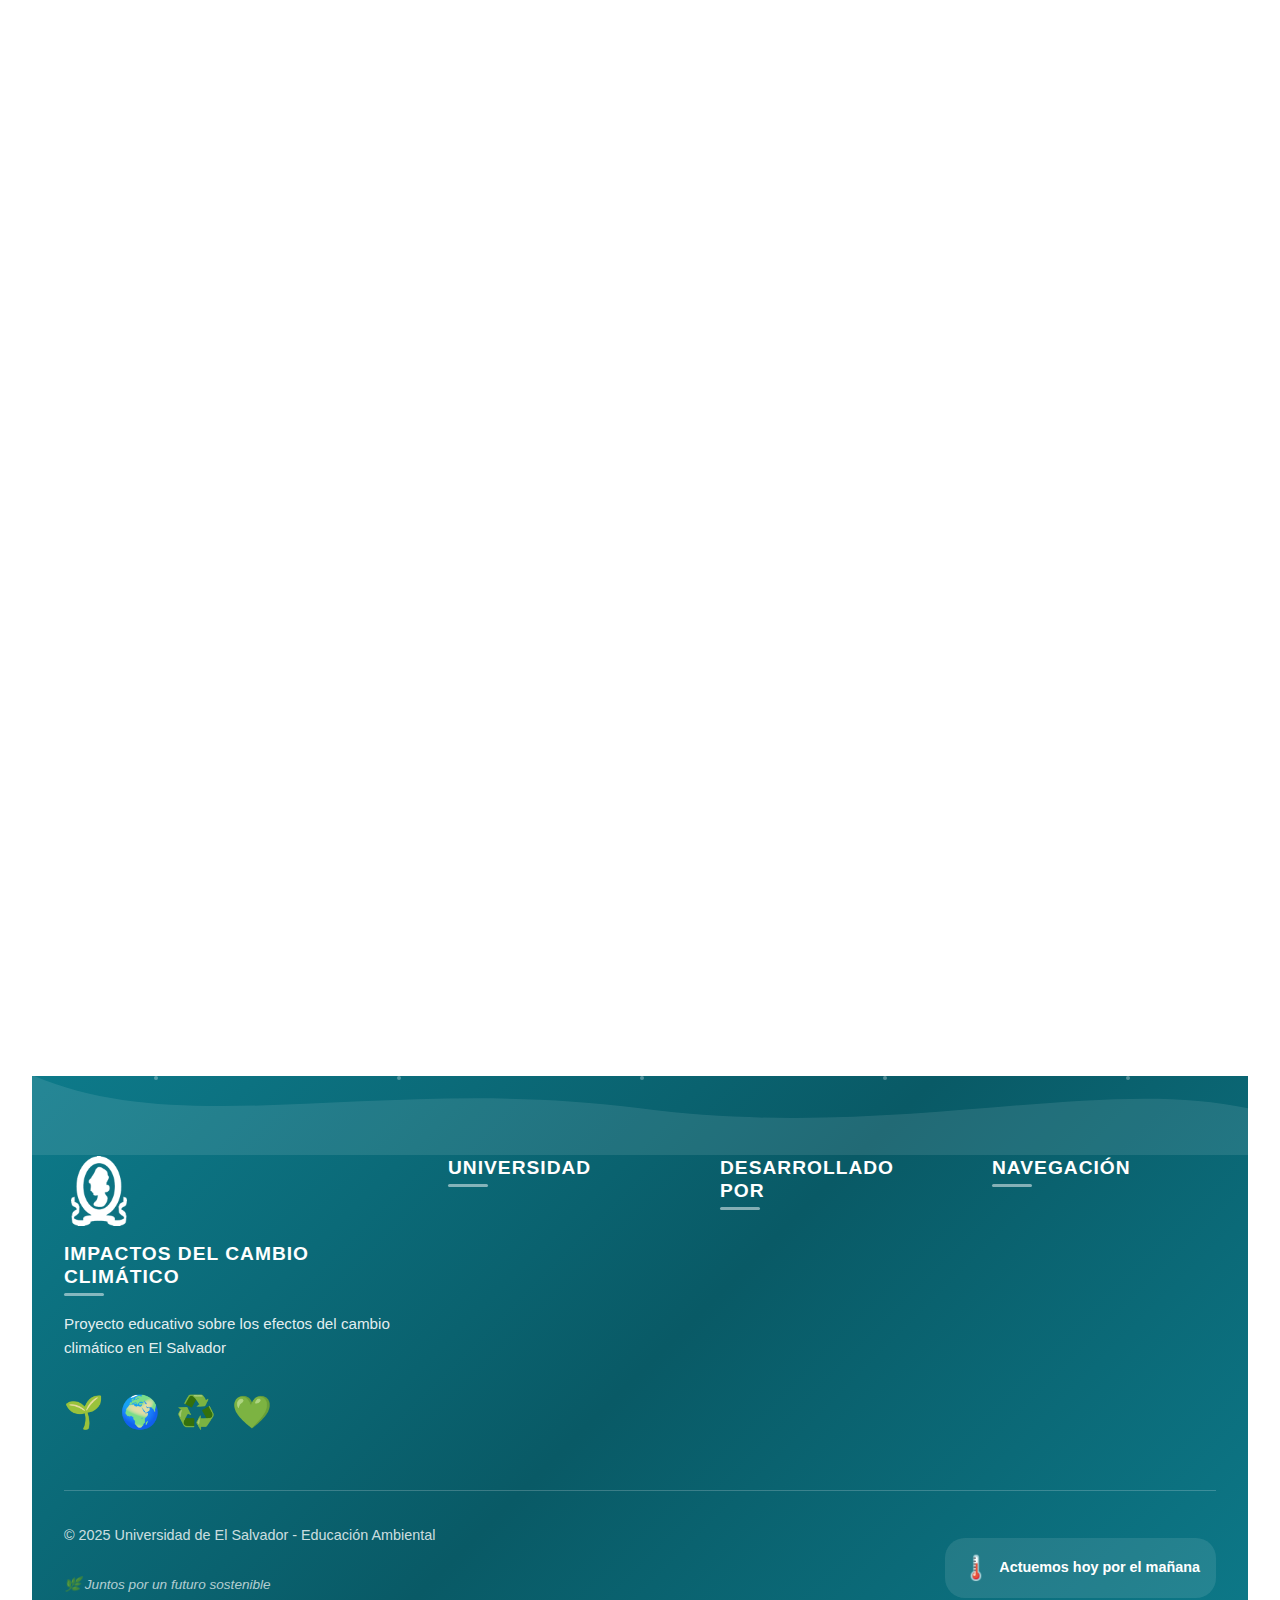
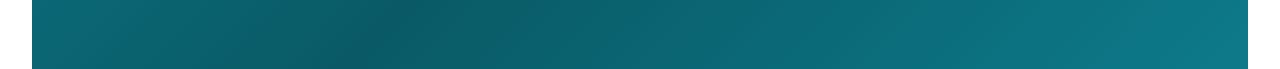
<file: landing_ambiental/mitigar_cambio_climático.html>
<!DOCTYPE html>
<html lang="es">
<head>
    <meta charset="UTF-8">
    <meta name="viewport" content="width=device-width, initial-scale=1.0">
    <title>Mitigar el Cambio Climático - UES</title>
    <link href="https://cdn.jsdelivr.net/npm/bootstrap@5.2.3/dist/css/bootstrap.min.css" rel="stylesheet">
    <link rel="stylesheet" href="mitigacion.css"> 
</head>
<body>
    <!-- Header -->
    <header class="header">
        <div class="header__top">
            <div class="header__top-content"></div>
        </div>

        <div class="header__main">
            <a href="#" class="header__logo">
    <img src="LogoUes.png" alt="Logo Universidad de El Salvador" class="header__logo-img">
    <div class="header__logo-text">
        <div class="header__logo-title">UNIVERSIDAD</div>
        <div class="header__logo-subtitle">de El Salvador</div>
    </div>
</a>

            <button class="header__toggle" onclick="toggleMenu()" aria-label="Toggle menu">☰</button>

            <nav class="nav" id="navMenu">
                <ul class="nav__list">
                    <li class="nav__item">
                        <a href="./index.html" class="nav__link">Conceptos Fundamentales</a>
                    </li>
                    <li class="nav__item">
                        <a href="./Impacto.html" class="nav__link">Impacto en El Salvador<span class="nav__arrow">▼</span></a>
                    </li>
                    <li class="nav__item">
                        <a href="./mitigar_cambio_climático.html" class="nav__link nav__link--active">Como mitigar el cambio climatico<span class="nav__arrow">▼</span></a>
                    </li>
                    <li class="nav__item">
                        <a href="./Glosario.html" class="nav__link">Glosario<span class="nav__arrow">▼</span></a>
                    </li>
                    <li class="nav__item">
                        <a href="./Referencias_bibliograficas.html" class="nav__link">Referencias<span class="nav__arrow">▼</span></a>
                    </li>
                </ul>
            </nav>

            <div class="header__actions">
                <div class="header__search">
                    <input type="search" class="header__search-input" placeholder="Buscar" aria-label="Buscar">
                    <button class="header__search-btn" aria-label="Buscar">🔍</button>
                </div>
            </div>
        </div>

        <nav class="breadcrumb" aria-label="breadcrumb">
            <div class="breadcrumb__container">
                <ul class="breadcrumb__list">
                    <li class="breadcrumb__item">
                        <a href="./Enfrentar_Cambio.html" class="breadcrumb__link">Enfrentar el cambio climático en El Salvador</a>
                        <span class="breadcrumb__separator">/</span>
                    </li>
                    <li class="breadcrumb__item">
                        <a href="./medidad_adaptacion.html" class="breadcrumb__link">Medidas de adaptación según dónde se vive</a>
                        <span class="breadcrumb__separator">/</span>
                    </li>
                </ul>
            </div>
        </nav>
    </header>

    <!-- Main Content -->
    <main class="main-content">
        <!-- Hero Banner -->
        <section class="hero-banner">
            <h1 class="hero-banner__title">Mitigar el cambio climático</h1>
        </section>

        <!-- Content Wrapper -->
        <article class="content-wrapper">
            <!-- Introduction Section -->
            <section class="intro-section fade-in">
                <h2 class="intro-section__title">¿Cómo mitigar el cambio climático?</h2>
                <p class="intro-section__text">
                    La mitigación del cambio climático, según la define el Programa de las Naciones Unidas para el Desarrollo (PNUD, 2024), se refiere a cualquier medida adoptada por gobiernos, empresas o individuos para reducir o evitar las emisiones de gases de efecto invernadero o para mejorar los sumideros de carbono que los eliminan de la atmósfera.
                </p>
            </section>

            <!-- Featured Image Section -->
            <section class="featured-image-section fade-in">
                <figure class="featured-image__figure">
                    <img src="metigacion1.jpg" alt="Mitigación del cambio climático" class="featured-image__img">
                    <figcaption class="featured-image__caption">
                       La figura muestra los cambios proyectados en las temperaturas media y máxima bajo el escenario RCP 8.5 para el periodo 2071-2100. Adaptado de Plan nacional de adaptación al cambio climático (p. 13), por Ministerio de Medio Ambiente y Recursos Naturales, 2019.
                    </figcaption>
                </figure>
            </section>

            <!-- Strategies Section -->
            <section class="strategies-section fade-in">
                <h2 class="strategies-section__title">
                    El PNUD (2024) explica que la reducción de los gases de efecto invernadero se puede lograr mediante varias estrategias clave:
                </h2>

                <article class="strategy-grid">
                    <!-- Strategy 1 -->
                    <div class="strategy-card fade-in-left">
                        <div class="strategy-card__icon">🔥</div>
                        <h3 class="strategy-card__title">El abandono de los combustibles fósiles</h3>
                        <p class="strategy-card__text">
                            Se considera crucial la transición de los combustibles fósiles, que son la mayor fuente de GEI, hacia fuentes modernas de energía renovable, como la solar, la eólica y la geotérmica.
                        </p>
                    </div>

                    <!-- Strategy 2 -->
                    <div class="strategy-card fade-in">
                        <div class="strategy-card__icon">⚡</div>
                        <h3 class="strategy-card__title">La mejora de la eficiencia energética</h3>
                        <p class="strategy-card__text">
                            Implica utilizar menos energía en general, tanto en edificios e industrias como en el transporte y la generación eléctrica.
                        </p>
                    </div>

                    <!-- Strategy 3 -->
                    <div class="strategy-card fade-in-right">
                        <div class="strategy-card__icon">🌾</div>
                        <h3 class="strategy-card__title">El cambio de las prácticas agrícolas</h3>
                        <p class="strategy-card__text">
                            Dado que algunos métodos de cultivo liberan potentes GEI (metano y óxido nitroso), el PNUD (2024) promueve prácticas regenerativas que mejoren la salud del suelo y reduzcan las emisiones relacionadas con la ganadería.
                        </p>
                    </div>

                    <!-- Strategy 4 -->
                    <div class="strategy-card fade-in-left">
                        <div class="strategy-card__icon">🌳</div>
                        <h3 class="strategy-card__title">La gestión sostenible y la conservación de los bosques</h3>
                        <p class="strategy-card__text">
                            Los bosques actúan como sumideros de carbono vitales al absorber CO2, por ello, el PNUD (2024) destaca que reducir la deforestación y la degradación forestal es fundamental.
                        </p>
                    </div>

                    <!-- Strategy 5 -->
                    <div class="strategy-card fade-in">
                        <div class="strategy-card__icon">💧</div>
                        <h3 class="strategy-card__title">La restauración y conservación de ecosistemas críticos</h3>
                        <p class="strategy-card__text">
                            Además de los bosques, ecosistemas como los humedales, las turberas y los biomas costeros (como los manglares) contribuyen significativamente al secuestro de carbono.
                        </p>
                    </div>

                    <!-- Strategy 6 -->
                    <div class="strategy-card fade-in-right">
                        <div class="strategy-card__icon">🏛️</div>
                        <h3 class="strategy-card__title">La creación de un entorno favorable</h3>
                        <p class="strategy-card__text">
                            Se refiere a las políticas, inversiones y normativas (como los incentivos o la fijación de precios al carbono) que los gobiernos implementan para impulsar la reducción de emisiones.
                        </p>
                    </div>
                </article>
            </section>

           <!-- Video Section -->
<section class="video-section fade-in">
    <h2 class="video-section__title">Conoce más sobre la mitigación del cambio climático</h2>
    <div class="video-container">
        <iframe 
            class="video-container__iframe"
            src="https://www.youtube.com/embed/-NmR0cTANsI" 
            title="Video sobre mitigación del cambio climático" 
            frameborder="0" 
            allow="accelerometer; autoplay; clipboard-write; encrypted-media; gyroscope; picture-in-picture; web-share" 
            referrerpolicy="strict-origin-when-cross-origin"
            allowfullscreen>
        </iframe>
    </div>
</section>


    <!-- Footer -->
<footer class="footer">
    <div class="footer__container">
        <!-- Decorative Wave -->
        <div class="footer__wave">
            <svg viewBox="0 0 1200 120" preserveAspectRatio="none">
                <path d="M0,0 C150,100 350,0 600,50 C850,100 1050,0 1200,50 L1200,120 L0,120 Z" fill="rgba(255,255,255,0.1)"></path>
            </svg>
        </div>

        <div class="footer__content">
            <!-- Project Info Section -->
            <section class="footer__section footer__section--main">
                <div class="footer__logo-container">
                    <img src="LogoUes.png" alt="UES Logo" class="footer__logo">
                </div>
                <h3 class="footer__section-title">Impactos del Cambio Climático</h3>
                <p class="footer__description">
                    Proyecto educativo sobre los efectos del cambio climático en El Salvador
                </p>
                <div class="footer__icons">
                    <span class="footer__icon" title="Sostenibilidad">🌱</span>
                    <span class="footer__icon" title="Planeta">🌍</span>
                    <span class="footer__icon" title="Energía limpia">♻️</span>
                    <span class="footer__icon" title="Conciencia">💚</span>
                </div>
            </section>

            <!-- University Section -->
            <section class="footer__section">
                <h3 class="footer__section-title">Universidad</h3>
                <ul class="footer__list">
                    <li class="footer__list-item">
                        <span class="footer__list-icon">🎓</span>
                        <span>Universidad de El Salvador</span>
                    </li>
                    <li class="footer__list-item">
                        <span class="footer__list-icon">📚</span>
                        <span>Educación Ambiental</span>
                    </li>
                    <li class="footer__list-item">
                        <span class="footer__list-icon">📅</span>
                        <span>2025</span>
                    </li>
                </ul>
            </section>

            <!-- Author Section -->
            <section class="footer__section">
                <h3 class="footer__section-title">Desarrollado por</h3>
                <ul class="footer__list">
                    <li class="footer__list-item footer__list-item--author">
                        <span class="footer__list-icon">👨‍💻</span>
                        <div>
                            <strong>Carlos Antonio Salgado Romero</strong>
                            <span class="footer__badge">Estudiante UES</span>
                        </div>
                    </li>
                </ul>
            </section>

            <!-- Quick Links -->
            <section class="footer__section">
                <h3 class="footer__section-title">Navegación</h3>
                <ul class="footer__list">
                    <li class="footer__list-item">
                        <a href="./index.html" class="footer__link">
                            <span class="footer__arrow">→</span> Conceptos Fundamentales
                        </a>
                    </li>
                    <li class="footer__list-item">
                        <a href="./Impacto.html" class="footer__link">
                            <span class="footer__arrow">→</span> Impacto en El Salvador
                        </a>
                    </li>
                    <li class="footer__list-item">
                        <a href="./Glosario.html" class="footer__link">
                            <span class="footer__arrow">→</span> Glosario
                        </a>
                    </li>
                    <li class="footer__list-item">
                        <a href="./Referencias_bibliograficas.html" class="footer__link">
                            <span class="footer__arrow">→</span> Referencias
                        </a>
                    </li>
                </ul>
            </section>
        </div>

        <!-- Bottom Bar -->
        <div class="footer__bottom">
            <div class="footer__bottom-content">
                <p class="footer__copyright">
                    © 2025 Universidad de El Salvador - Educación Ambiental
                </p>
                <p class="footer__tagline">
                    🌿 Juntos por un futuro sostenible
                </p>
            </div>
            <div class="footer__climate-info">
                <span class="footer__climate-icon">🌡️</span>
                <span class="footer__climate-text">Actuemos hoy por el mañana</span>
            </div>
        </div>
    </div>

    <!-- Animated particles effect -->
    <div class="footer__particles">
        <span class="particle"></span>
        <span class="particle"></span>
        <span class="particle"></span>
        <span class="particle"></span>
        <span class="particle"></span>
    </div>
</footer>



    <script src="https://cdn.jsdelivr.net/npm/bootstrap@5.2.3/dist/js/bootstrap.bundle.min.js"></script>

    <script>
        function toggleMenu() {
            const nav = document.getElementById('navMenu');
            nav.classList.toggle('nav--open');
        }

        document.addEventListener('click', function(event) {
            const nav = document.getElementById('navMenu');
            const toggle = document.querySelector('.header__toggle');
            if (!nav.contains(event.target) && !toggle.contains(event.target)) {
                nav.classList.remove('nav--open');
            }
        });

        // Scroll Animations
        const observerOptions = {
            threshold: 0.15,
            rootMargin: '0px 0px -100px 0px'
        };

        const observer = new IntersectionObserver((entries) => {
            entries.forEach(entry => {
                if (entry.isIntersecting) {
                    entry.target.classList.add('visible');
                }
            });
        }, observerOptions);

        document.querySelectorAll('.fade-in, .fade-in-left, .fade-in-right').forEach(el => {
            observer.observe(el);
        });
    </script>
</body>
</html>
</file>
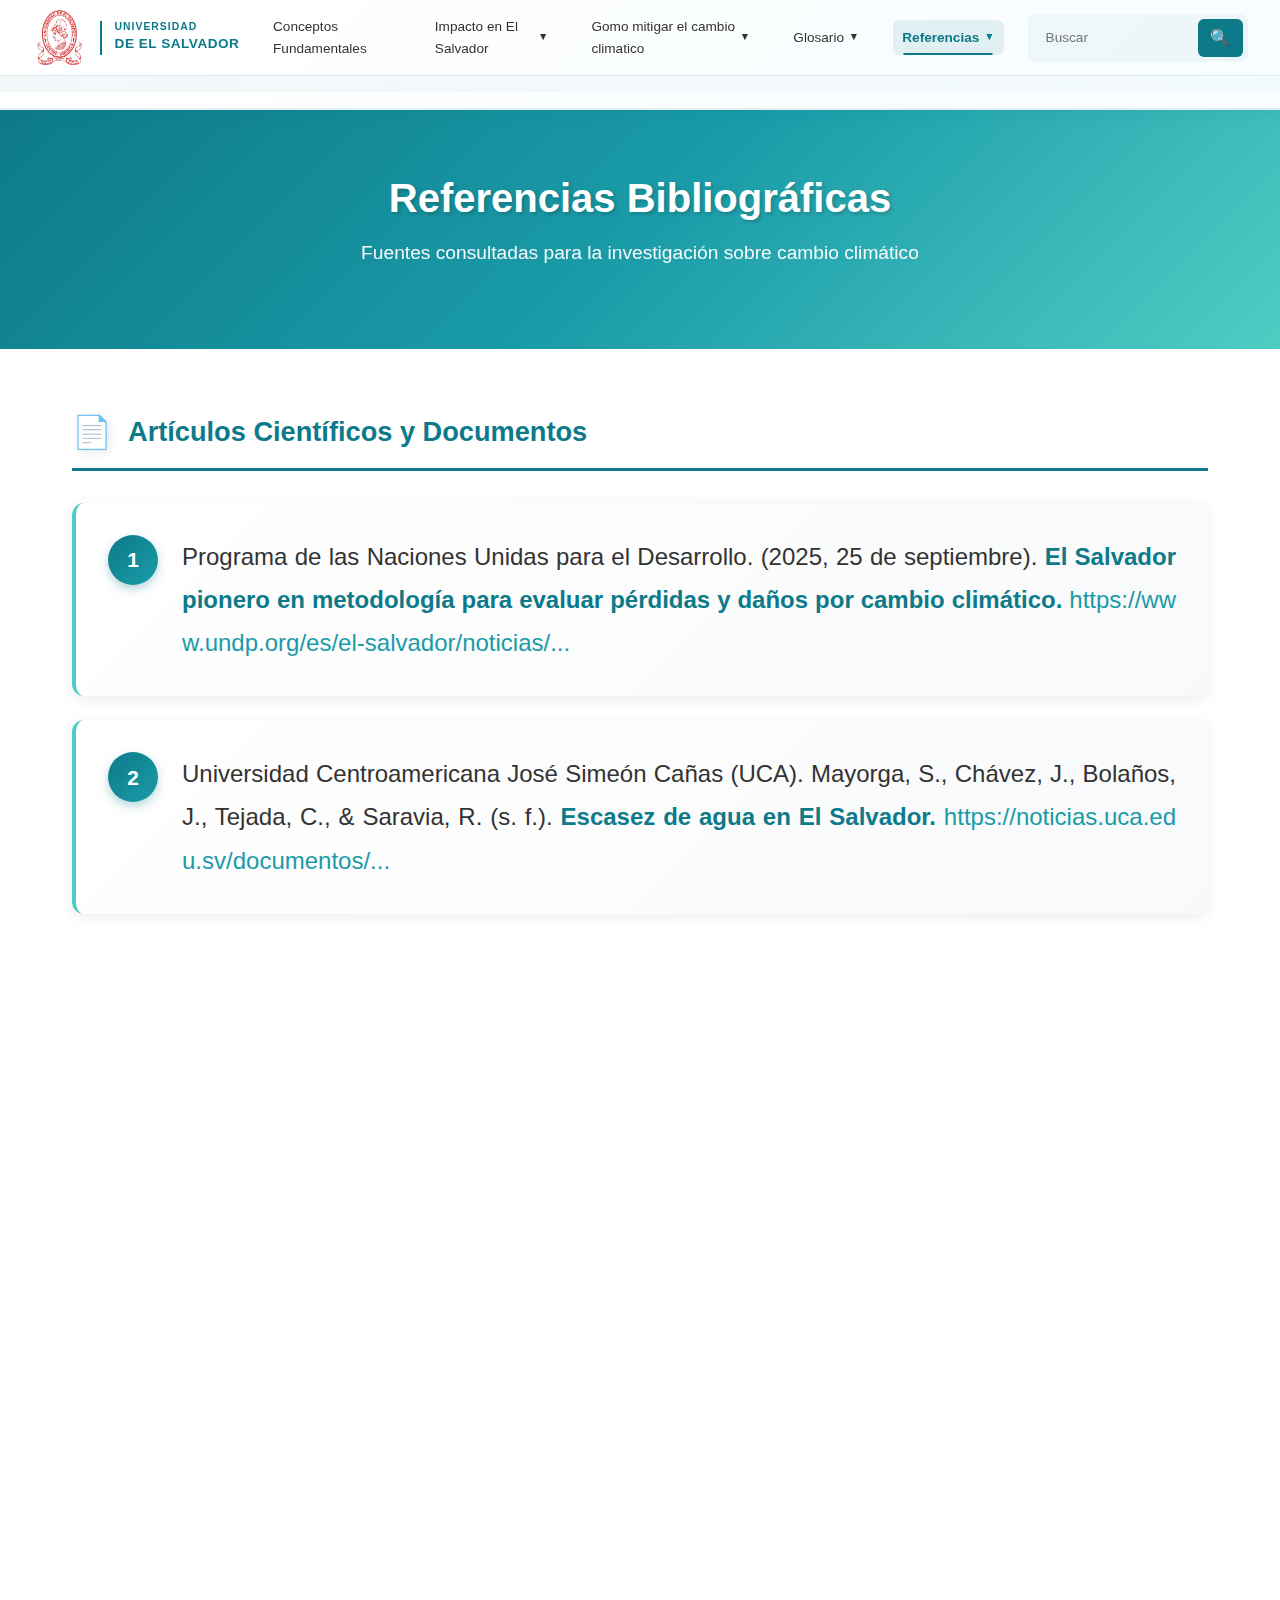
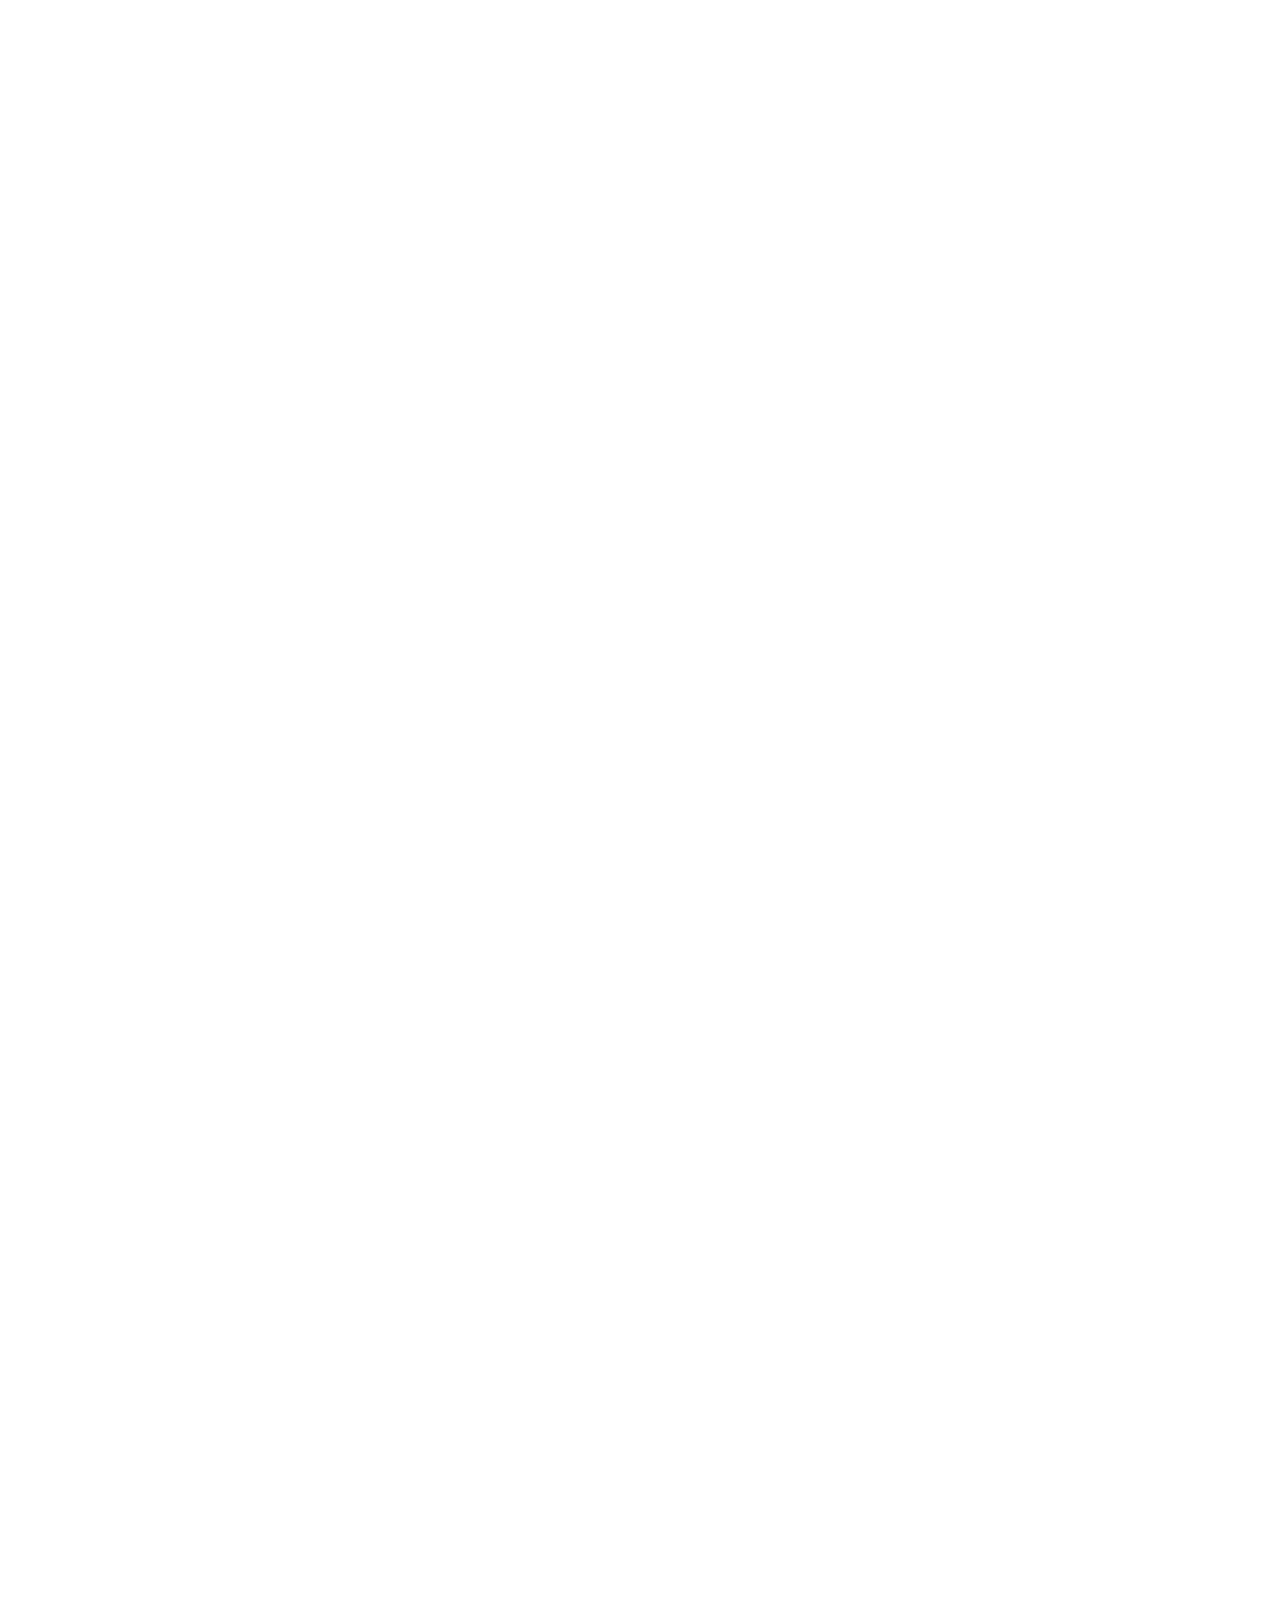
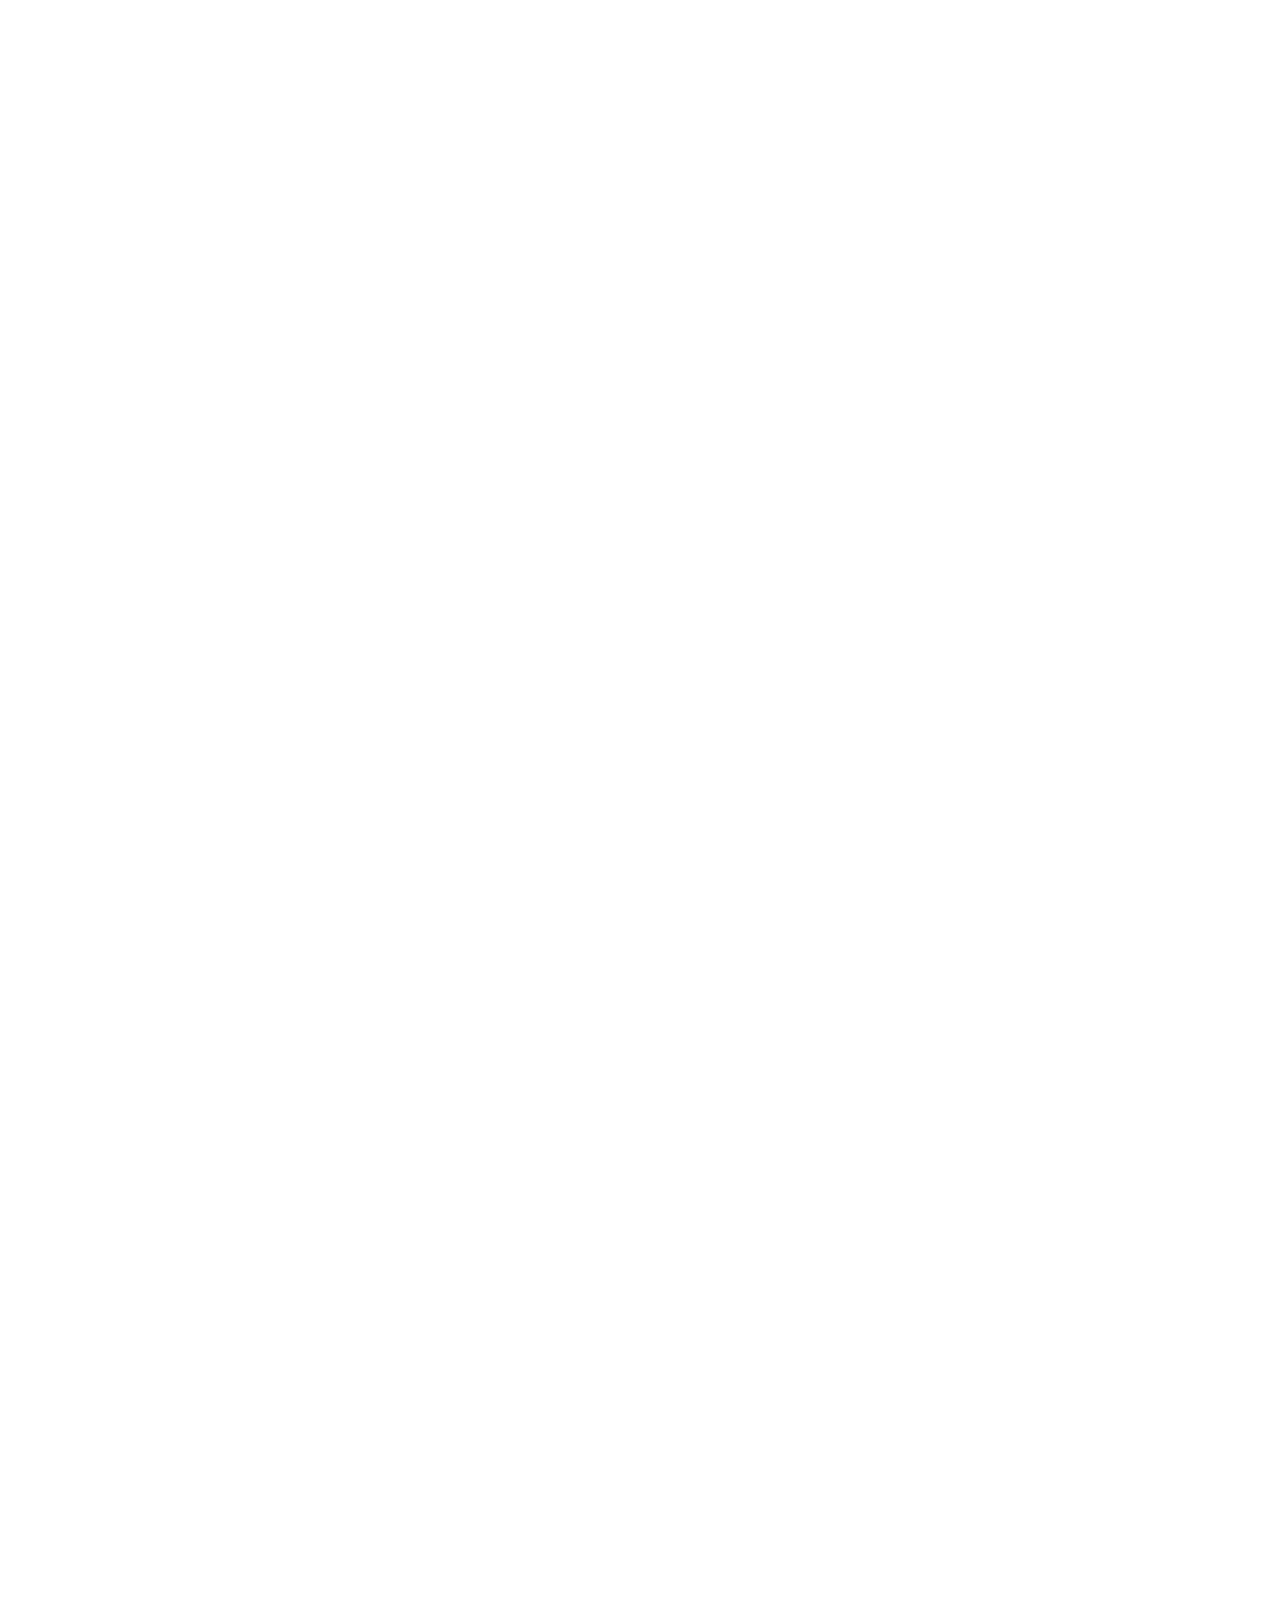
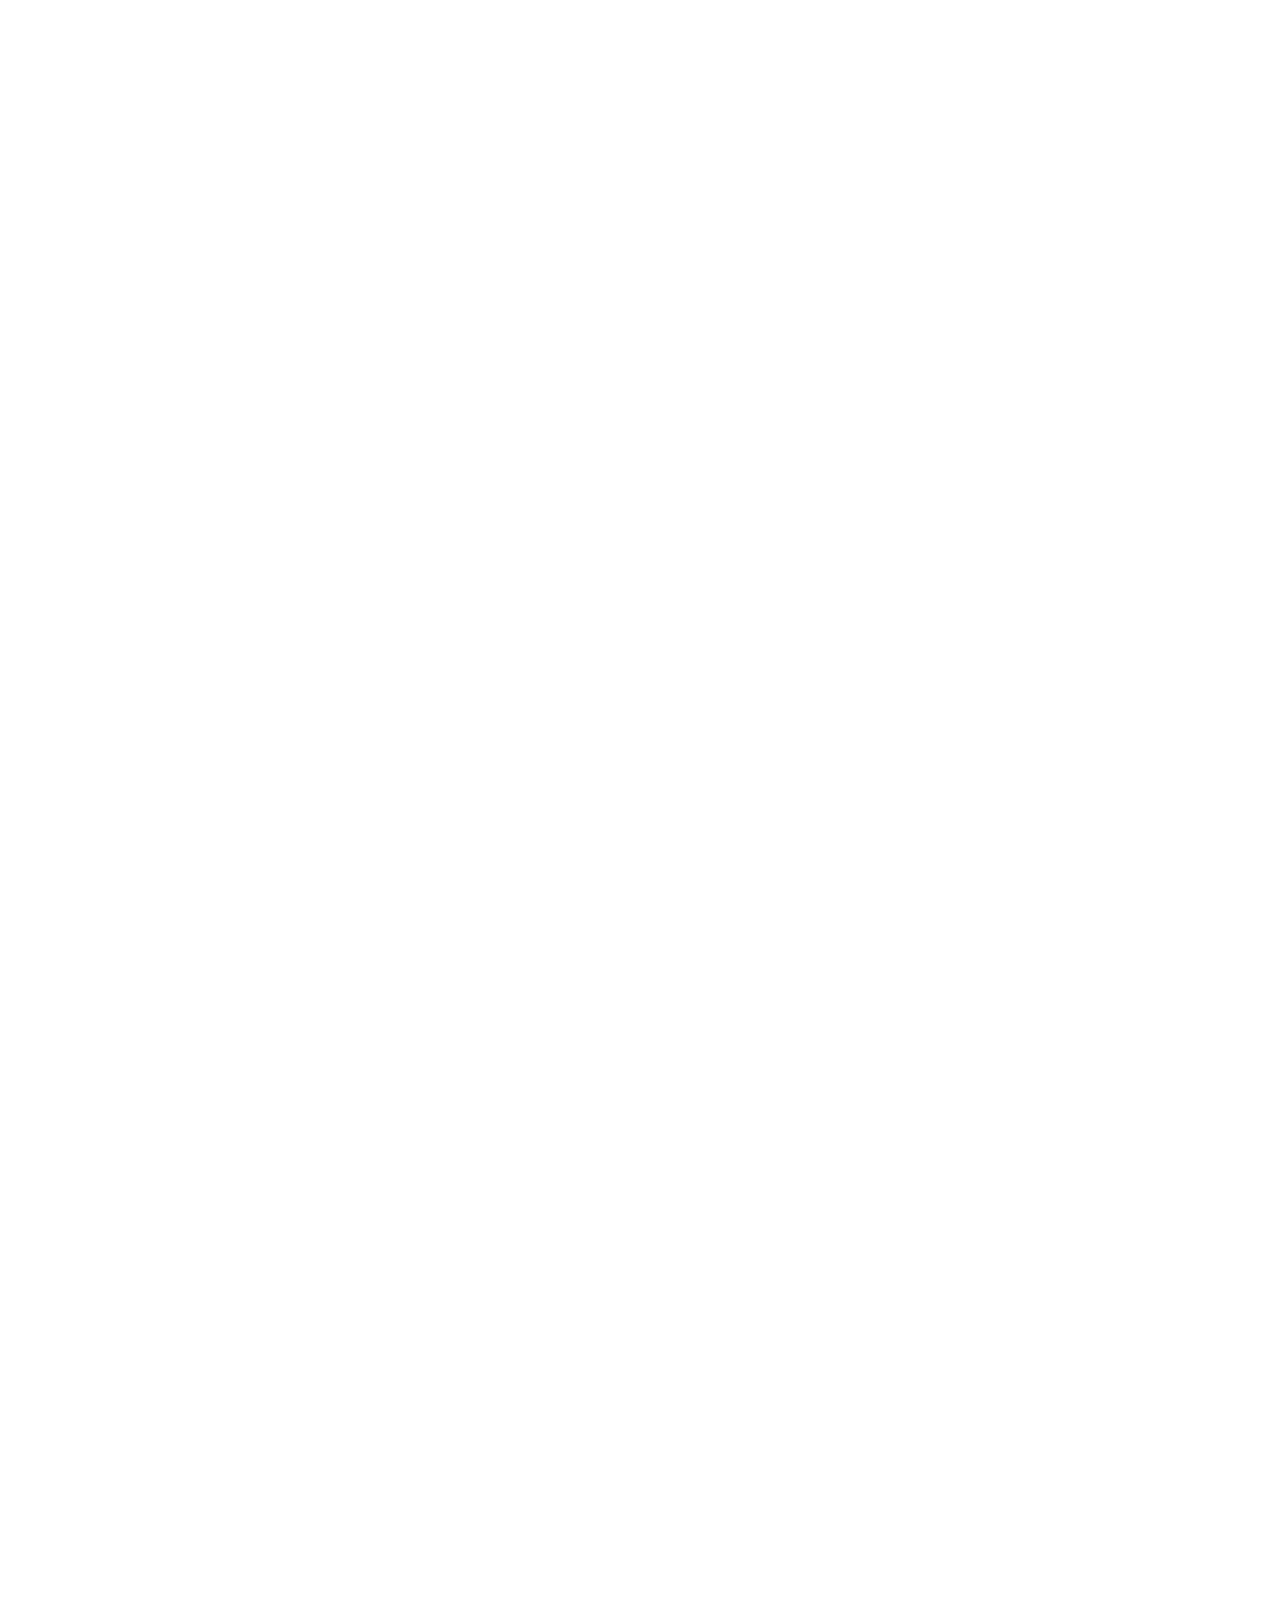
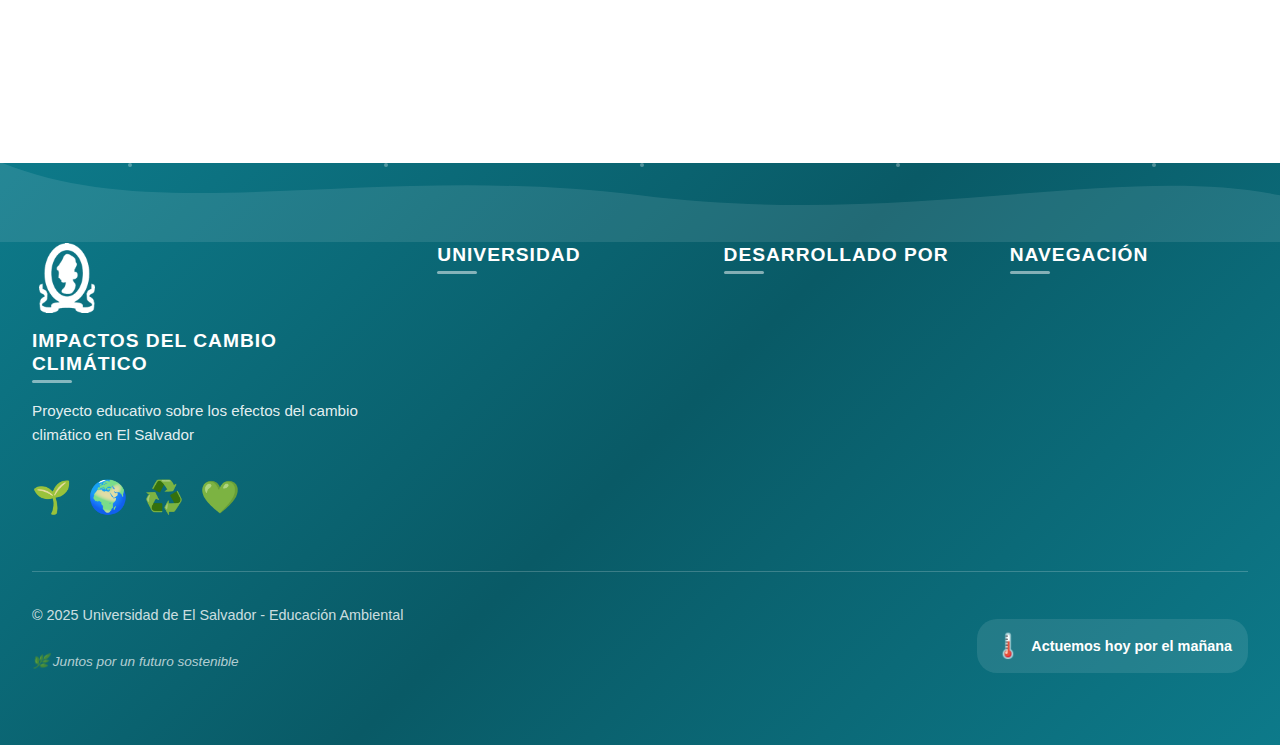
<file: landing_ambiental/Referencias_bibliograficas.html>
<!DOCTYPE html>
<html lang="es">
<head>
    <meta charset="UTF-8">
    <meta name="viewport" content="width=device-width, initial-scale=1.0">
    <title>Referencias Bibliográficas - Universidad de El Salvador</title>
    <link href="https://cdn.jsdelivr.net/npm/bootstrap@5.2.3/dist/css/bootstrap.min.css" rel="stylesheet">
    <link rel="stylesheet" href="referencias.css"> 
</head>
<body>
    <!-- Header -->
    <header class="header">
        <div class="header__top">
            <div class="header__top-content"></div>
        </div>

        <div class="header__main">
            <a href="#" class="header__logo">
    <img src="LogoUes.png" alt="Logo Universidad de El Salvador" class="header__logo-img">
    <div class="header__logo-text">
        <div class="header__logo-title">UNIVERSIDAD</div>
        <div class="header__logo-subtitle">de El Salvador</div>
    </div>
</a>

            <button class="header__toggle" onclick="toggleMenu()" aria-label="Toggle menu">☰</button>

            <nav class="nav" id="navMenu">
                <ul class="nav__list">
                    <li class="nav__item">
                        <a href="./index.html" class="nav__link">Conceptos Fundamentales</a>
                    </li>
                    <li class="nav__item">
                        <a href="./Impacto.html" class="nav__link">Impacto en El Salvador <span class="nav__arrow">▼</span></a>
                    </li>
                    <li class="nav__item">
                        <a href="./mitigar_cambio_climático.html" class="nav__link">Gomo mitigar el cambio climatico <span class="nav__arrow">▼</span></a>
                    </li>
                    <li class="nav__item">
                        <a href="./Glosario.html" class="nav__link">Glosario <span class="nav__arrow">▼</span></a>
                    </li>
                    <li class="nav__item">
                        <a href="./Referencias_bibliograficas.html" class="nav__link nav__link--active">Referencias<span class="nav__arrow">▼</span></a>
                    </li>
                </ul>
            </nav>

            <div class="header__actions">
                <div class="header__search">
                    <input type="search" class="header__search-input" placeholder="Buscar" aria-label="Buscar">
                    <button class="header__search-btn" aria-label="Buscar">🔍</button>
                </div>
            </div>
        </div>

        <nav class="breadcrumb" aria-label="breadcrumb">
            <div class="breadcrumb__container">
               
            </div>
        </nav>
    </header>

    <!-- Main Content -->
    <main class="main-content">
        <!-- Hero Banner -->
        <section class="hero-banner">
            <h1 class="hero-banner__title">Referencias Bibliográficas</h1>
            <p class="hero-banner__subtitle">Fuentes consultadas para la investigación sobre cambio climático</p>
        </section>

        <!-- References Content -->
        <article class="references-section">
            
            <!-- Category: Artículos Científicos y Documentos -->
            <section class="reference-category fade-in">
                <h2 class="reference-category__title">
                    <span class="reference-category__icon">📄</span>
                    Artículos Científicos y Documentos
                </h2>
                
                <article class="reference-card">
                    <div class="reference-card__number">1</div>
                    <div class="reference-card__content">
                        <p class="reference-card__text">
                            Programa de las Naciones Unidas para el Desarrollo. (2025, 25 de septiembre). <span class="reference-card__highlight">El Salvador pionero en metodología para evaluar pérdidas y daños por cambio climático.</span> <a href="https://www.undp.org/es/el-salvador/noticias/el-salvador-pionero-en-metodologia-para-evaluar-perdidas-y-danos-por-cambio-climatico" target="_blank" class="reference-card__link">https://www.undp.org/es/el-salvador/noticias/...</a>
                        </p>
                    </div>
                </article>

                <article class="reference-card">
                    <div class="reference-card__number">2</div>
                    <div class="reference-card__content">
                        <p class="reference-card__text">
                            Universidad Centroamericana José Simeón Cañas (UCA). Mayorga, S., Chávez, J., Bolaños, J., Tejada, C., & Saravia, R. (s. f.). <span class="reference-card__highlight">Escasez de agua en El Salvador.</span> <a href="https://noticias.uca.edu.sv/documentos/escasez-de-agua-en-el-salvador.pdf" target="_blank" class="reference-card__link">https://noticias.uca.edu.sv/documentos/...</a>
                        </p>
                    </div>
                </article>

                <article class="reference-card">
                    <div class="reference-card__number">3</div>
                    <div class="reference-card__content">
                        <p class="reference-card__text">
                            Ministerio de Medio Ambiente y Recursos Naturales. (2019). <span class="reference-card__highlight">Plan nacional de adaptación al cambio climático de El Salvador.</span> <a href="https://share.google/images/vDVwJ1xfG5IYGb8IE" target="_blank" class="reference-card__link">https://share.google/images/...</a>
                        </p>
                    </div>
                </article>
            </section>

            <!-- Category: Organizaciones Internacionales -->
            <section class="reference-category fade-in">
                <h2 class="reference-category__title">
                    <span class="reference-category__icon">🌍</span>
                    Organizaciones Internacionales
                </h2>
                
                <article class="reference-card">
                    <div class="reference-card__number">4</div>
                    <div class="reference-card__content">
                        <p class="reference-card__text">
                            El niño / la niña. (2025, 4 noviembre). <span class="reference-card__highlight">Organización Meteorológica Mundial.</span> <a href="https://wmo.int/es/topics/el-nino-la-nina" target="_blank" class="reference-card__link">https://wmo.int/es/topics/el-nino-la-nina</a>
                        </p>
                    </div>
                </article>

                <article class="reference-card">
                    <div class="reference-card__number">5</div>
                    <div class="reference-card__content">
                        <p class="reference-card__text">
                            World Health Organization: WHO. (2023, 9 noviembre). <span class="reference-card__highlight">El Niño-Oscilación del Sur (ENOS).</span> <a href="https://www.who.int/es/news-room/fact-sheets/detail/el-nino-southern-oscillation-(enso)" target="_blank" class="reference-card__link">https://www.who.int/es/news-room/fact-sheets/...</a>
                        </p>
                    </div>
                </article>

                <article class="reference-card">
                    <div class="reference-card__number">6</div>
                    <div class="reference-card__content">
                        <p class="reference-card__text">
                            United Nations. (s. f.). <span class="reference-card__highlight">¿Qué es el cambio climático?</span> <a href="https://www.un.org/es/climatechange/what-is-climate-change" target="_blank" class="reference-card__link">https://www.un.org/es/climatechange/...</a>
                        </p>
                    </div>
                </article>
            </section>

            <!-- Category: Portales y Bases de Datos -->
            <section class="reference-category fade-in">
                <h2 class="reference-category__title">
                    <span class="reference-category__icon">💻</span>
                    Portales y Bases de Datos
                </h2>
                
                <article class="reference-card">
                    <div class="reference-card__number">7</div>
                    <div class="reference-card__content">
                        <p class="reference-card__text">
                            El Salvador - Country Overview | Climate Change Knowledge Portal. (s. f.). <span class="reference-card__highlight">Climate Change Knowledge Portal.</span> <a href="https://climateknowledgeportal.worldbank.org/country/el-salvador" target="_blank" class="reference-card__link">https://climateknowledgeportal.worldbank.org/...</a>
                        </p>
                    </div>
                </article>

                <article class="reference-card">
                    <div class="reference-card__number">8</div>
                    <div class="reference-card__content">
                        <p class="reference-card__text">
                            Juste, I. (2025, 2 enero). <span class="reference-card__highlight">Efecto invernadero: causas, consecuencias y soluciones.</span> ecologiaverde.com. <a href="https://www.ecologiaverde.com/efecto-invernadero-causas-consecuencias-y-soluciones-1031.html" target="_blank" class="reference-card__link">https://www.ecologiaverde.com/...</a>
                        </p>
                    </div>
                </article>
            </section>

            <!-- Category: Medios de Comunicación -->
            <section class="reference-category fade-in">
                <h2 class="reference-category__title">
                    <span class="reference-category__icon">📰</span>
                    Medios de Comunicación
                </h2>
                
                <article class="reference-card">
                    <div class="reference-card__number">9</div>
                    <div class="reference-card__content">
                        <p class="reference-card__text">
                            Estudio periodístico / síntesis científica sobre pérdida de playas: El Mundo. (2020, 4 marzo). <span class="reference-card__highlight">Diario el Mundo Sv.</span> <a href="https://diario.elmundo.sv/nacionales/el-salvador-podria-perder-hasta-el-80-de-sus-playas-en-2100" target="_blank" class="reference-card__link">https://diario.elmundo.sv/nacionales/...</a>
                        </p>
                    </div>
                </article>

                <article class="reference-card">
                    <div class="reference-card__number">10</div>
                    <div class="reference-card__content">
                        <p class="reference-card__text">
                            La Prensa Gráfica. (2020, 1 de junio). <span class="reference-card__highlight">Producción de hortalizas es la más afectada por las lluvias en El Salvador.</span> La Prensa Gráfica. <a href="https://www.laprensagrafica.com/economia/Produccion-de-hortalizas-es-la-mas-afectada-por-las-lluvias-en-El-Salvador-20200601-0108.html" target="_blank" class="reference-card__link">https://www.laprensagrafica.com/economia/...</a>
                        </p>
                    </div>
                </article>

                <article class="reference-card">
                    <div class="reference-card__number">11</div>
                    <div class="reference-card__content">
                        <p class="reference-card__text">
                            ElSalvador.com. (2025, 21 de septiembre). <span class="reference-card__highlight">Opciones privadas ante la crisis de agua en San Salvador.</span> ElSalvador.com. <a href="https://www.elsalvador.com/noticias/nacional/agua-potable-suministro-de-anda/1243433/2025/" target="_blank" class="reference-card__link">https://www.elsalvador.com/noticias/nacional/...</a>
                        </p>
                    </div>
                </article>

                <article class="reference-card">
                    <div class="reference-card__number">12</div>
                    <div class="reference-card__content">
                        <p class="reference-card__text">
                            Reingold, J. (2023, 7 de febrero). <span class="reference-card__highlight">El Salvador, un modelo para los esfuerzos de conservación de manglares en todo el mundo.</span> Divergentes. <a href="https://www.divergentes.com/el-salvador-un-modelo-para-los-esfuerzos-de-conservacion-de-manglares-en-todo-el-mundo/" target="_blank" class="reference-card__link">https://www.divergentes.com/...</a>
                        </p>
                    </div>
                </article>

                <article class="reference-card">
                    <div class="reference-card__number">13</div>
                    <div class="reference-card__content">
                        <p class="reference-card__text">
                            Webmaster, & Webmaster. (2023, 21 octubre). <span class="reference-card__highlight">20 ejemplos de herramientas colaborativas ▶️ Tipos, definición y análisis.</span> SignificadosWeb.com. <a href="https://significadosweb.com/ejemplos-de-herramientas-colaborativas-tipos-definicion-y-analisis/" target="_blank" class="reference-card__link">https://significadosweb.com/...</a>
                        </p>
                    </div>
                </article>
            </section>

            <!-- Category: Comunicados y Fundaciones -->
            <section class="reference-category fade-in">
                <h2 class="reference-category__title">
                    <span class="reference-category__icon">🏛️</span>
                    Comunicados y Fundaciones
                </h2>
                
                <article class="reference-card">
                    <div class="reference-card__number">14</div>
                    <div class="reference-card__content">
                        <p class="reference-card__text">
                            UNICEF. (2020, 1 de junio). <span class="reference-card__highlight">Tormenta Tropical Amanda deja destrucción y desconsuelo su paso por El Salvador [Comunicado de prensa].</span> <a href="https://www.unicef.org/lac/comunicados-prensa/tormenta-tropical-amanda-deja-destrucci%C3%B3n-y-desconsuelo-su-paso-por-el-salvador" target="_blank" class="reference-card__link">https://www.unicef.org/lac/comunicados-prensa/...</a>
                        </p>
                    </div>
                </article>

                <article class="reference-card">
                    <div class="reference-card__number">15</div>
                    <div class="reference-card__content">
                        <p class="reference-card__text">
                            Portillo, G. (2024, 2 de febrero). <span class="reference-card__highlight">5 problemas ambientales de El Salvador — Causas y consecuencias.</span> EcologíaVerde. <a href="https://www.ecologiaverde.com/problemas-ambientales-de-el-salvador-4517.html" target="_blank" class="reference-card__link">https://www.ecologiaverde.com/...</a>
                        </p>
                    </div>
                </article>

                <article class="reference-card">
                    <div class="reference-card__number">16</div>
                    <div class="reference-card__content">
                        <p class="reference-card__text">
                            Fundación Aquae. (s. f.). <span class="reference-card__highlight">Claves del aumento del nivel del mar.</span> Fundación Aquae. <a href="https://www.fundacionaquae.org/aumento-del-nivel-del-mar/" target="_blank" class="reference-card__link">https://www.fundacionaquae.org/...</a>
                        </p>
                    </div>
                </article>
            </section>

            <!-- Category: Recursos Multimedia - Imágenes -->
            <section class="reference-category fade-in">
                <h2 class="reference-category__title">
                    <span class="reference-category__icon">🖼️</span>
                    Recursos Multimedia - Imágenes
                </h2>
                
                <article class="reference-card">
                    <div class="reference-card__number">17</div>
                    <div class="reference-card__content">
                        <p class="reference-card__text">
                            NOAA (s. f.). <span class="reference-card__highlight">Anomalías de temperatura en la superficie del mar [Imagen].</span> EcoExploratorio: Museo de Ciencias de Puerto Rico. Recuperado de <a href="https://ecoexploratorio.org/vida-en-el-mar/mar-y-oceano/el-nino-la-nina/" target="_blank" class="reference-card__link">https://ecoexploratorio.org/...</a>
                        </p>
                    </div>
                </article>

                <article class="reference-card">
                    <div class="reference-card__number">18</div>
                    <div class="reference-card__content">
                        <p class="reference-card__text">
                            Enel Green Power (2024). <span class="reference-card__highlight">Imagen ilustrativa sobre El Niño y La Niña [Imagen].</span> Enel Green Power — Learning Hub Gigawhat. Recuperado de <a href="https://www.enelgreenpower.com/es/learning-hub/gigawhat/buscar-articulos/articles/2024/05/elnino-lanina-fenomenos-climaticos" target="_blank" class="reference-card__link">https://www.enelgreenpower.com/...</a>
                        </p>
                    </div>
                </article>

                <article class="reference-card">
                    <div class="reference-card__number">19</div>
                    <div class="reference-card__content">
                        <p class="reference-card__text">
                            Gallardo Lancho, J. F., & Merino, A. (2007, julio). <span class="reference-card__highlight">El ciclo del carbono y la dinámica de los sistemas forestales [Imagen].</span> Universidad de Salamanca; Universidad de Santiago de Compostela. <a href="https://www.researchgate.net/publication/285732513_El_ciclo_del_carbono_y_la_dinamica_de_los_sistemas_forestales" target="_blank" class="reference-card__link">https://www.researchgate.net/...</a>
                        </p>
                    </div>
                </article>

                <article class="reference-card">
                    <div class="reference-card__number">20</div>
                    <div class="reference-card__content">
                        <p class="reference-card__text">
                            Instituto del Agua. (s. f.). <span class="reference-card__highlight">Medidas de mitigación del cambio climático [Imagen].</span> Instituto del Agua. Recuperado de <a href="https://institutodelagua.es/cambio-climatico/medidas-de-mitigacion-del-cambio-climaticocambio-climatico/" target="_blank" class="reference-card__link">https://institutodelagua.es/...</a>
                        </p>
                    </div>
                </article>
            </section>

            <!-- Category: Recursos Multimedia - Videos -->
            <section class="reference-category fade-in">
                <h2 class="reference-category__title">
                    <span class="reference-category__icon">🎥</span>
                    Recursos Multimedia - Videos
                </h2>
                
                <article class="reference-card">
                    <div class="reference-card__number">21</div>
                    <div class="reference-card__content">
                        <p class="reference-card__text">
                            Televisión Pública Noticias. (2023, 6 de enero). <span class="reference-card__highlight">Cambio climático, ¿estamos a tiempo? [Video].</span> YouTube. <a href="https://www.youtube.com/watch?v=GxWohx1_VOw" target="_blank" class="reference-card__link">https://www.youtube.com/watch?v=GxWohx1_VOw</a>
                        </p>
                    </div>
                </article>

                <article class="reference-card">
                    <div class="reference-card__number">22</div>
                    <div class="reference-card__content">
                        <p class="reference-card__text">
                            Eco con Sofi Garcés. (2020, 15 de septiembre). <span class="reference-card__highlight">¿Qué es el Cambio Climático? 👩‍🔬 Todos los conceptos Básicos 🤓 Hear the Eco [Video].</span> YouTube. <a href="https://www.youtube.com/watch?v=lHImi7H_vMQ" target="_blank" class="reference-card__link">https://www.youtube.com/watch?v=lHImi7H_vMQ</a>
                        </p>
                    </div>
                </article>

                <article class="reference-card">
                    <div class="reference-card__number">23</div>
                    <div class="reference-card__content">
                        <p class="reference-card__text">
                            Klimasolidarität Jetzt!. (2019, 1 de octubre). <span class="reference-card__highlight">Adaptación al cambio climático - Asociación ACUDESBAL - El Salvador [Video].</span> YouTube. <a href="https://www.youtube.com/watch?v=GotkGGmMM1Y" target="_blank" class="reference-card__link">https://www.youtube.com/watch?v=GotkGGmMM1Y</a>
                        </p>
                    </div>
                </article>

                <article class="reference-card">
                    <div class="reference-card__number">24</div>
                    <div class="reference-card__content">
                        <p class="reference-card__text">
                            Eco House Global. (2022, 11 de julio). <span class="reference-card__highlight">Adaptación y Mitigación | Educación Ambiental Digital [Video].</span> YouTube. <a href="https://www.youtube.com/watch?v=-NmR0cTANsI" target="_blank" class="reference-card__link">https://www.youtube.com/watch?v=-NmR0cTANsI</a>
                        </p>
                    </div>
                </article>

                <article class="reference-card">
                    <div class="reference-card__number">25</div>
                    <div class="reference-card__content">
                        <p class="reference-card__text">
                            Ministerio de Ambiente y Desarrollo Sostenible. (2018, 29 de octubre). <span class="reference-card__highlight">¿Conoces la diferencia entre Cambio Climático y variabilidad Climática? Aquí te explicamos [Video].</span> YouTube. <a href="https://www.youtube.com/watch?v=2_VPZDUz0Zc" target="_blank" class="reference-card__link">https://www.youtube.com/watch?v=2_VPZDUz0Zc</a>
                        </p>
                    </div>
                </article>

            </section>

        </article>

        <!-- Info Section -->
        <section class="info-banner fade-in">
            <div class="info-banner__content">
                <h2 class="info-banner__title">Nota importante sobre las referencias</h2>
                <p class="info-banner__text">
                    Todas las fuentes consultadas fueron seleccionadas cuidadosamente para garantizar información confiable y actualizada sobre el cambio climático y su impacto en El Salvador. Se recomienda verificar las fechas de acceso y disponibilidad de los recursos en línea.
                </p>
            </div>
        </section>
    </main>

    <!-- Footer -->
<footer class="footer">
    <div class="footer__container">
        <!-- Decorative Wave -->
        <div class="footer__wave">
            <svg viewBox="0 0 1200 120" preserveAspectRatio="none">
                <path d="M0,0 C150,100 350,0 600,50 C850,100 1050,0 1200,50 L1200,120 L0,120 Z" fill="rgba(255,255,255,0.1)"></path>
            </svg>
        </div>

        <div class="footer__content">
            <!-- Project Info Section -->
            <section class="footer__section footer__section--main">
                <div class="footer__logo-container">
                    <img src="LogoUes.png" alt="UES Logo" class="footer__logo">
                </div>
                <h3 class="footer__section-title">Impactos del Cambio Climático</h3>
                <p class="footer__description">
                    Proyecto educativo sobre los efectos del cambio climático en El Salvador
                </p>
                <div class="footer__icons">
                    <span class="footer__icon" title="Sostenibilidad">🌱</span>
                    <span class="footer__icon" title="Planeta">🌍</span>
                    <span class="footer__icon" title="Energía limpia">♻️</span>
                    <span class="footer__icon" title="Conciencia">💚</span>
                </div>
            </section>

            <!-- University Section -->
            <section class="footer__section">
                <h3 class="footer__section-title">Universidad</h3>
                <ul class="footer__list">
                    <li class="footer__list-item">
                        <span class="footer__list-icon">🎓</span>
                        <span>Universidad de El Salvador</span>
                    </li>
                    <li class="footer__list-item">
                        <span class="footer__list-icon">📚</span>
                        <span>Educación Ambiental</span>
                    </li>
                    <li class="footer__list-item">
                        <span class="footer__list-icon">📅</span>
                        <span>2025</span>
                    </li>
                </ul>
            </section>

            <!-- Author Section -->
            <section class="footer__section">
                <h3 class="footer__section-title">Desarrollado por</h3>
                <ul class="footer__list">
                    <li class="footer__list-item footer__list-item--author">
                        <span class="footer__list-icon">👨‍💻</span>
                        <div>
                            <strong>Carlos Antonio Salgado Romero</strong>
                            <span class="footer__badge">Estudiante UES</span>
                        </div>
                    </li>
                </ul>
            </section>

            <!-- Quick Links -->
            <section class="footer__section">
                <h3 class="footer__section-title">Navegación</h3>
                <ul class="footer__list">
                    <li class="footer__list-item">
                        <a href="./index.html" class="footer__link">
                            <span class="footer__arrow">→</span> Conceptos Fundamentales
                        </a>
                    </li>
                    <li class="footer__list-item">
                        <a href="./Impacto.html" class="footer__link">
                            <span class="footer__arrow">→</span> Impacto en El Salvador
                        </a>
                    </li>
                    <li class="footer__list-item">
                        <a href="./Glosario.html" class="footer__link">
                            <span class="footer__arrow">→</span> Glosario
                        </a>
                    </li>
                    <li class="footer__list-item">
                        <a href="./Referencias_bibliograficas.html" class="footer__link">
                            <span class="footer__arrow">→</span> Referencias
                        </a>
                    </li>
                </ul>
            </section>
        </div>

        <!-- Bottom Bar -->
        <div class="footer__bottom">
            <div class="footer__bottom-content">
                <p class="footer__copyright">
                    © 2025 Universidad de El Salvador - Educación Ambiental
                </p>
                <p class="footer__tagline">
                    🌿 Juntos por un futuro sostenible
                </p>
            </div>
            <div class="footer__climate-info">
                <span class="footer__climate-icon">🌡️</span>
                <span class="footer__climate-text">Actuemos hoy por el mañana</span>
            </div>
        </div>
    </div>

    <!-- Animated particles effect -->
    <div class="footer__particles">
        <span class="particle"></span>
        <span class="particle"></span>
        <span class="particle"></span>
        <span class="particle"></span>
        <span class="particle"></span>
    </div>
</footer>

    <script src="https://cdn.jsdelivr.net/npm/bootstrap@5.2.3/dist/js/bootstrap.bundle.min.js"></script>
    <script>
        function toggleMenu() {
            const nav = document.getElementById('navMenu');
            nav.classList.toggle('nav--open');
        }

        document.addEventListener('click', function(event) {
            const nav = document.getElementById('navMenu');
            const toggle = document.querySelector('.header__toggle');
            if (!nav.contains(event.target) && !toggle.contains(event.target)) {
                nav.classList.remove('nav--open');
            }
        });

        // Scroll Animations
        const observerOptions = {
            threshold: 0.1,
            rootMargin: '0px 0px -50px 0px'
        };

        const observer = new IntersectionObserver((entries) => {
            entries.forEach(entry => {
                if (entry.isIntersecting) {
                    entry.target.classList.add('visible');
                }
            });
        }, observerOptions);

        document.querySelectorAll('.fade-in, .reference-card').forEach(el => {
            observer.observe(el);
        });
    </script>
</body>
</html>
</file>
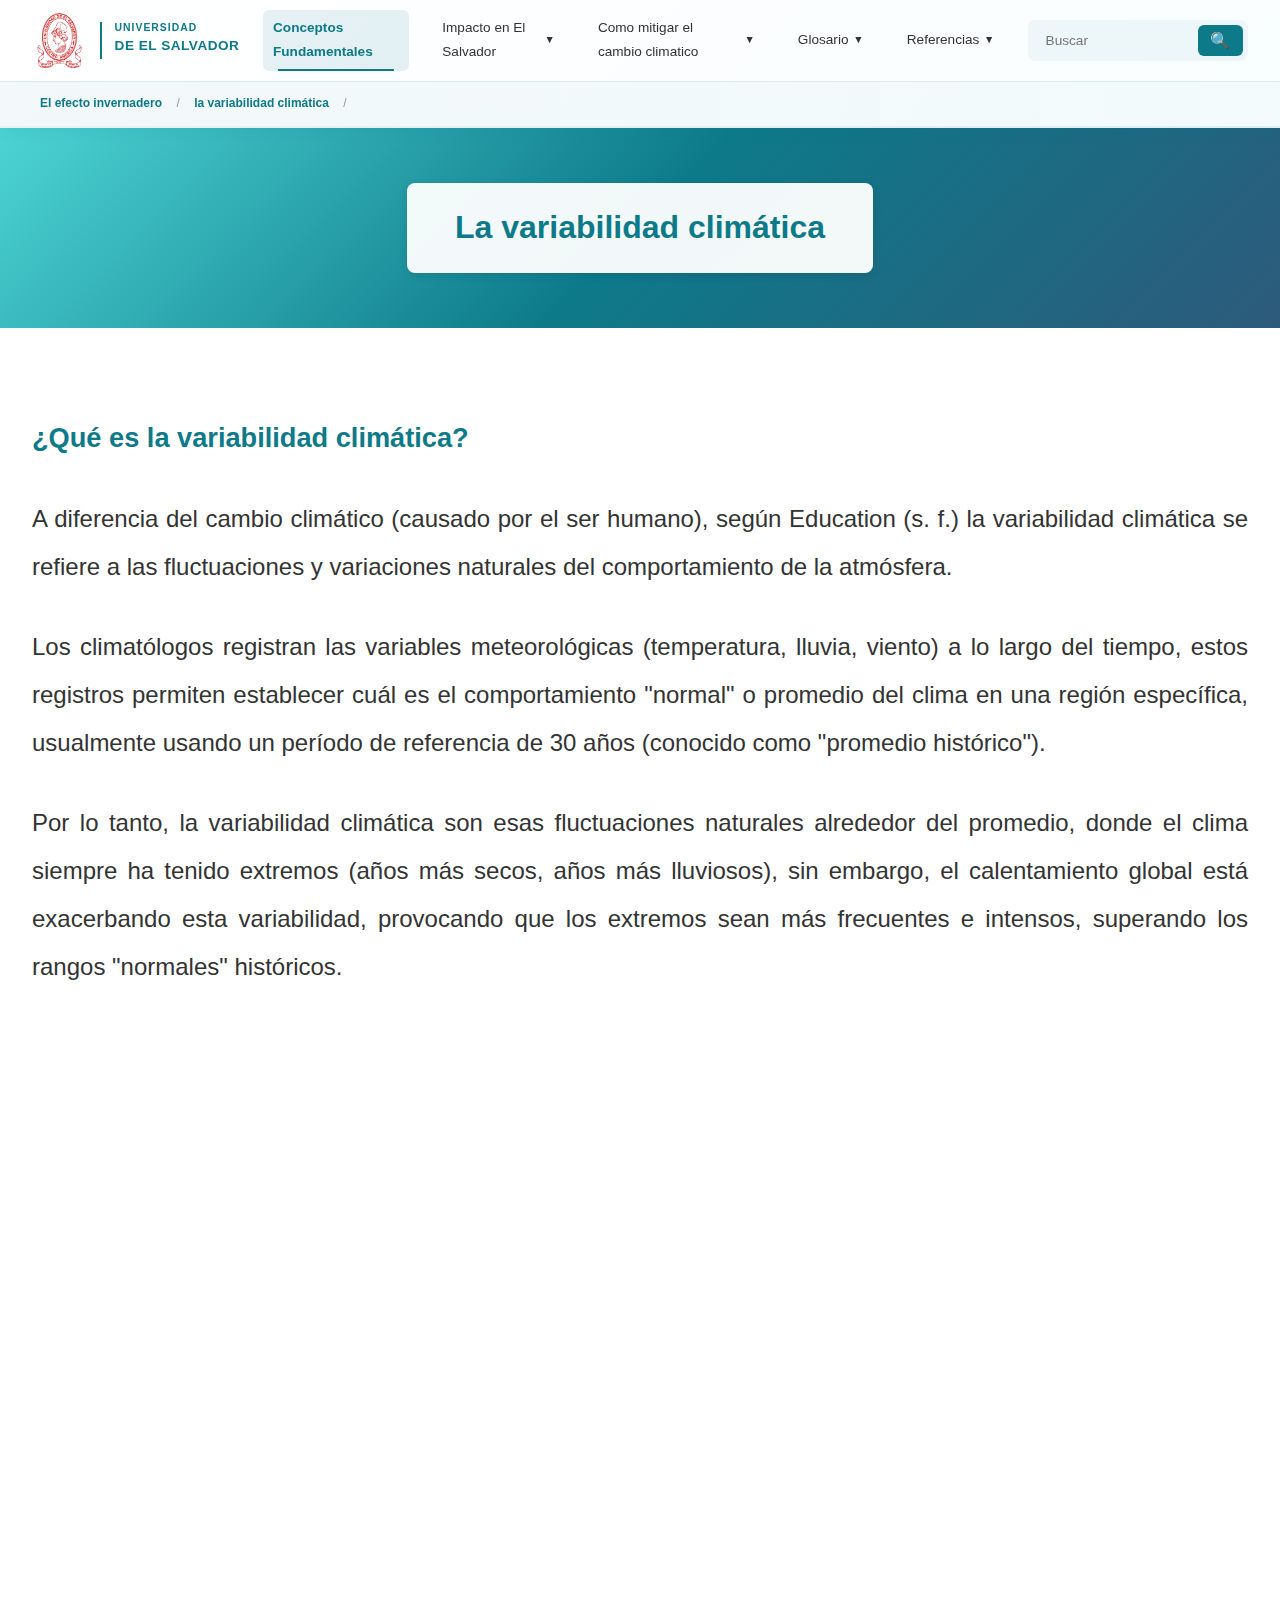
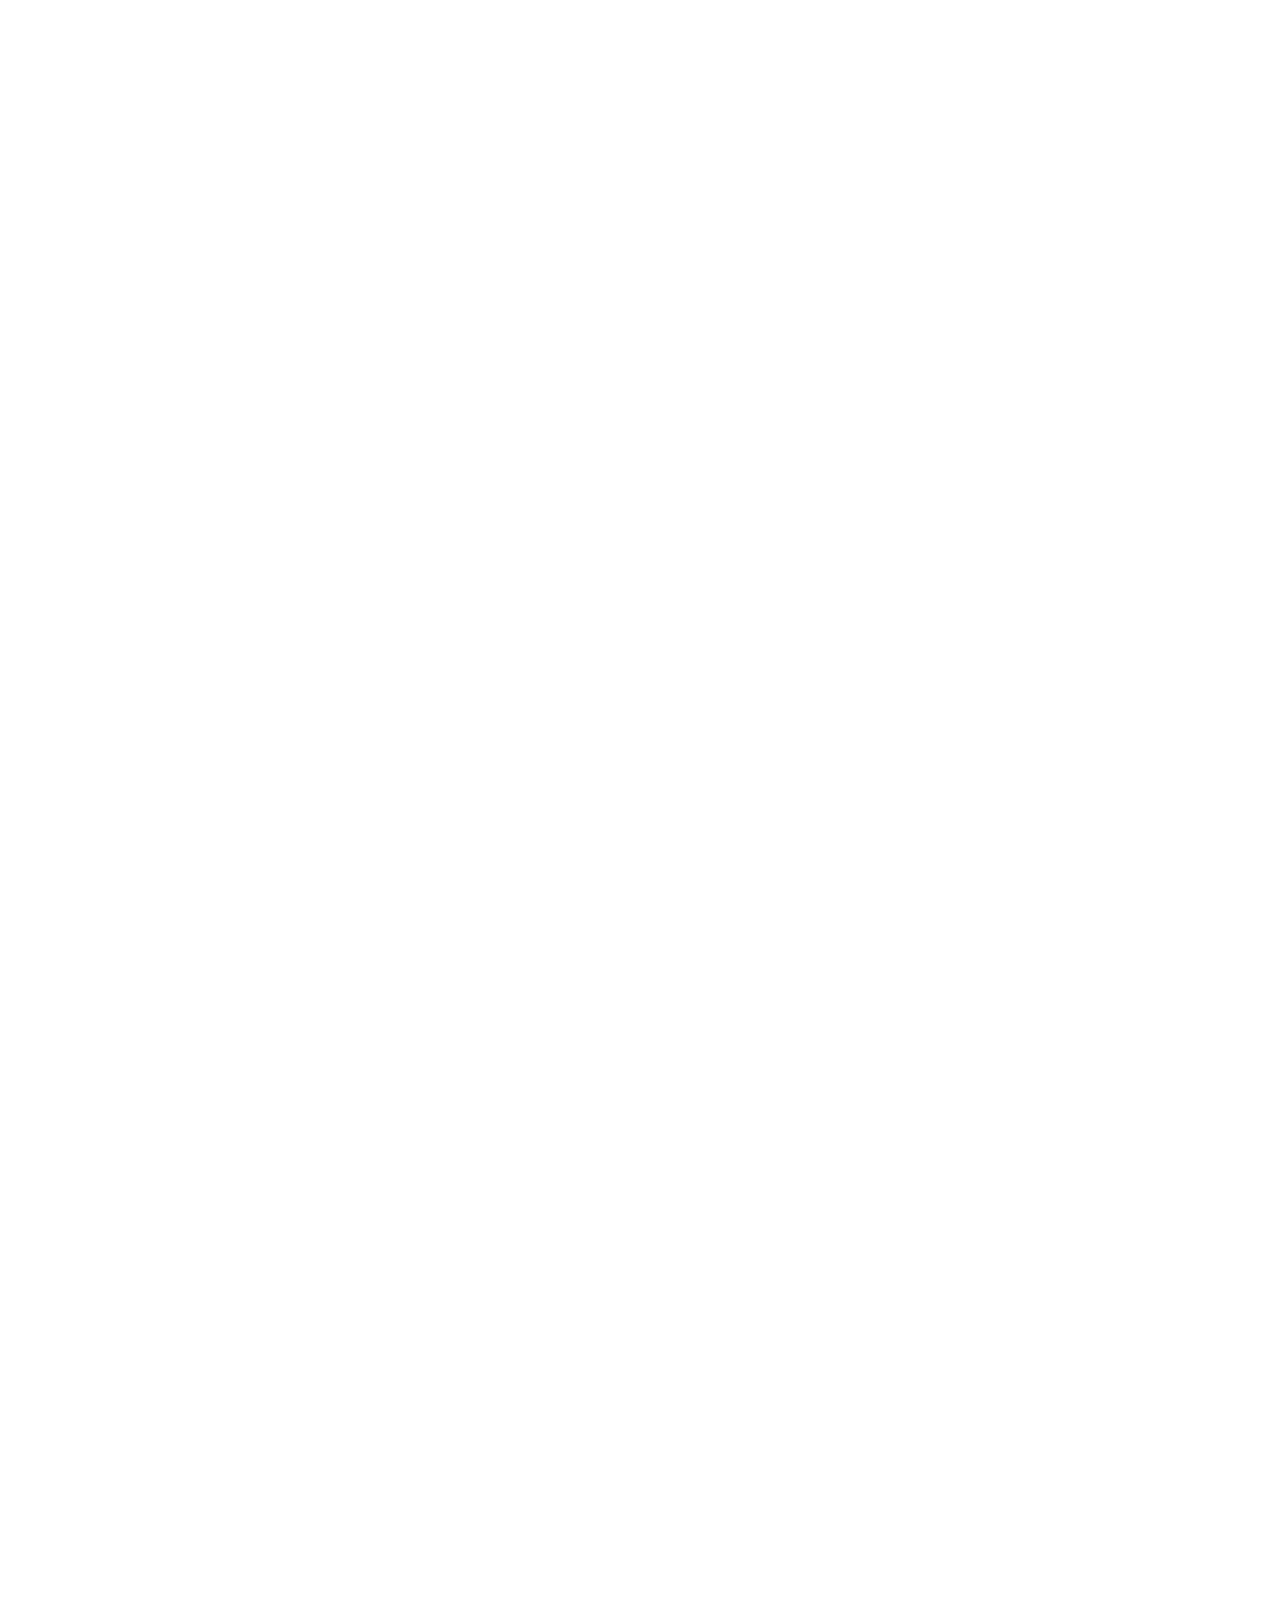
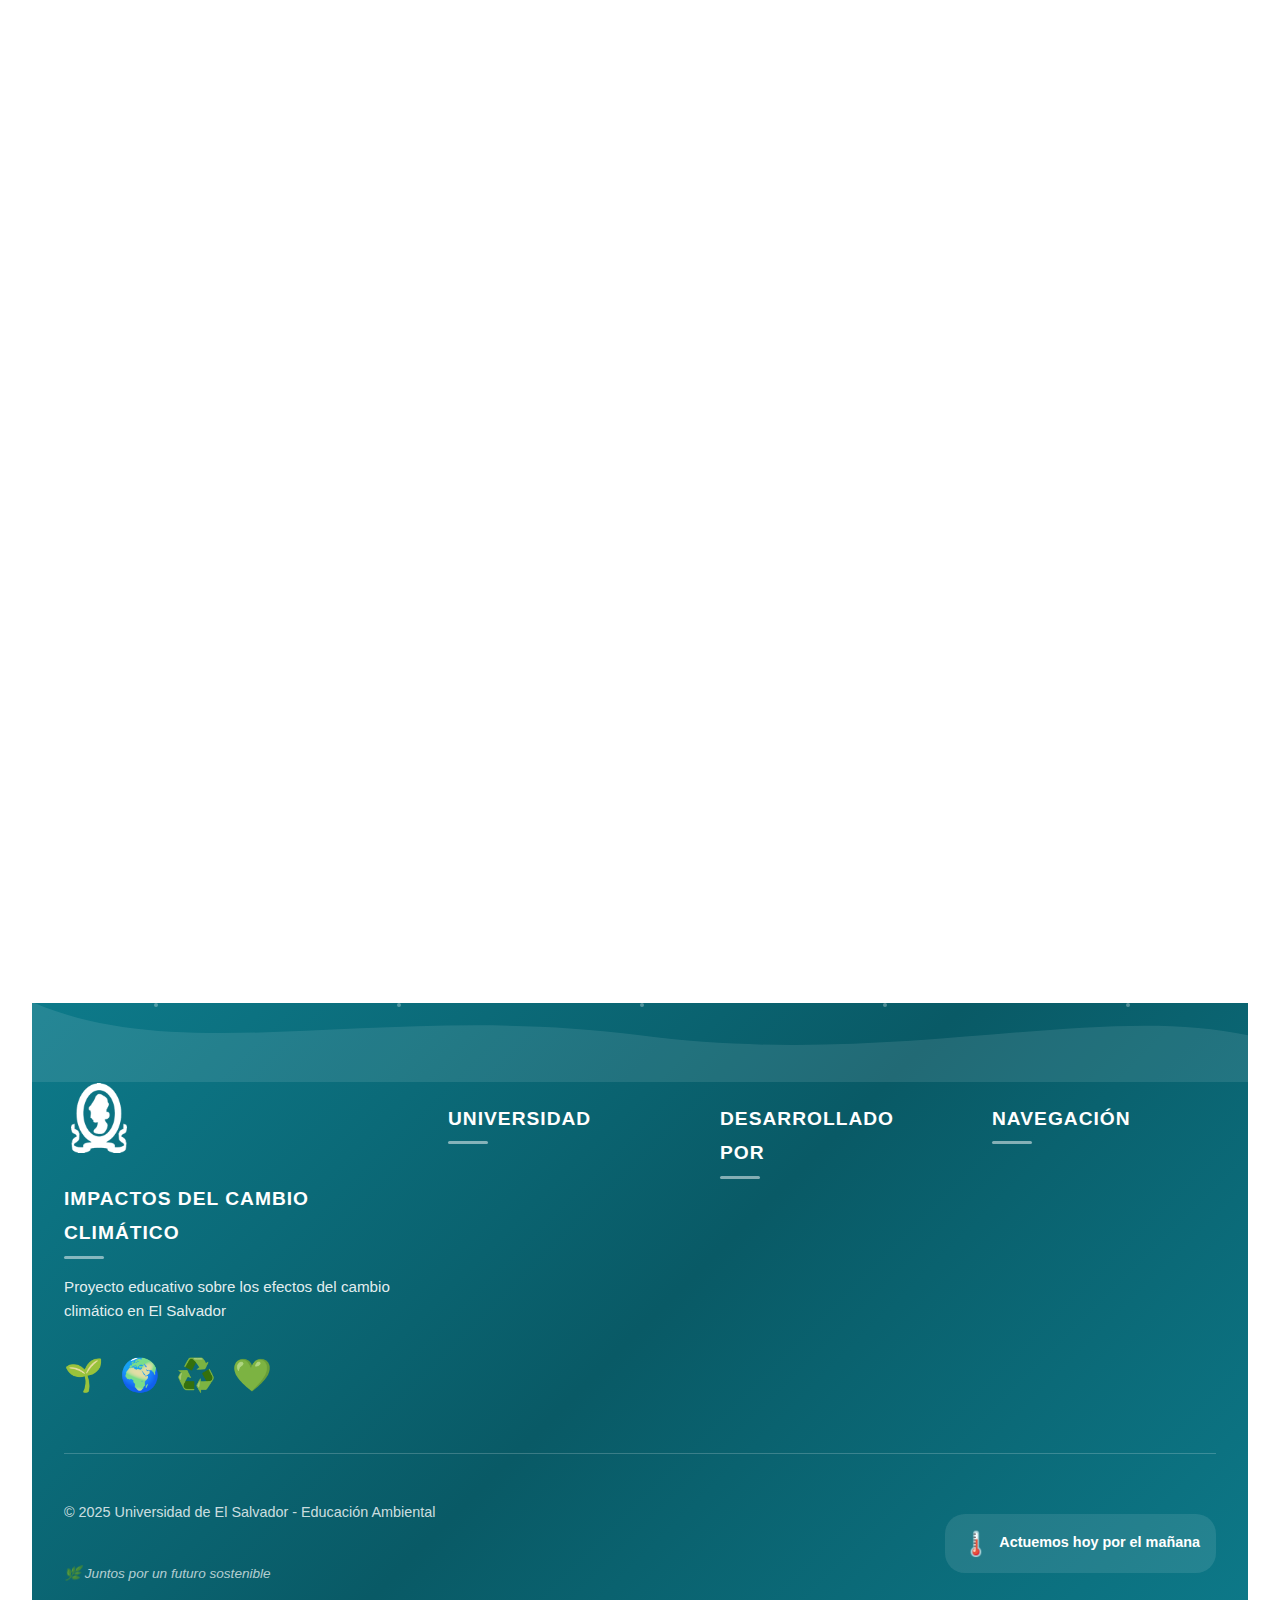
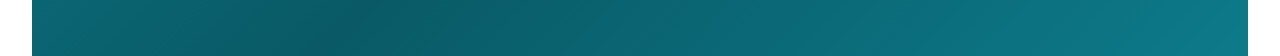
<file: landing_ambiental/variabilidad_climática.html>
<!DOCTYPE html>
<html lang="es">
<head>
    <meta charset="UTF-8">
    <meta name="viewport" content="width=device-width, initial-scale=1.0">
    <title>La Variabilidad Climática - UES</title>
    <link href="https://cdn.jsdelivr.net/npm/bootstrap@5.3.8/dist/css/bootstrap.min.css" rel="stylesheet" integrity="sha384-sRIl4kxILFvY47J16cr9ZwB07vP4J8+LH7qKQnuqkuIAvNWLzeN8tE5YBujZqJLB" crossorigin="anonymous">
    <link rel="stylesheet" href="variabilidad climatica.css">
</head>
<body>
    
    <!-- Header -->
    <header class="header">
        <div class="header__top">
            <div class="header__top-content"></div>
        </div>

        <div class="header__main">
            <a href="#" class="header__logo">
    <img src="LogoUes.png" alt="Logo Universidad de El Salvador" class="header__logo-img">
    <div class="header__logo-text">
        <div class="header__logo-title">UNIVERSIDAD</div>
        <div class="header__logo-subtitle">de El Salvador</div>
    </div>
</a>

            <button class="header__toggle" onclick="toggleMenu()" aria-label="Toggle menu">☰</button>

            <nav class="nav" id="navMenu">
                <ul class="nav__list">
                    <li class="nav__item">
                        <a href="index.html" class="nav__link nav__link--active">Conceptos Fundamentales</a>
                    </li>
                    <li class="nav__item">
                        <a href="Impacto.html" class="nav__link">Impacto en El Salvador<span class="nav__arrow">▼</span></a>
                    </li>
                    <li class="nav__item">
                        <a href="./mitigar_cambio_climático.html" class="nav__link">Como mitigar el cambio climatico<span class="nav__arrow">▼</span></a>
                    </li>
                    <li class="nav__item">
                        <a href="./Glosario.html" class="nav__link">Glosario<span class="nav__arrow">▼</span></a>
                    </li>
                    <li class="nav__item">
                        <a href="./Referencias_bibliograficas.html" class="nav__link">Referencias<span class="nav__arrow">▼</span></a>
                    </li>
                </ul>
            </nav>

            <div class="header__actions">
                <div class="header__search">
                    <input type="search" class="header__search-input" placeholder="Buscar" aria-label="Buscar">
                    <button class="header__search-btn" aria-label="Buscar">🔍</button>
                </div>
            </div>
        </div>

        <nav class="breadcrumb" aria-label="breadcrumb">
            <div class="breadcrumb__container">
                <ul class="breadcrumb__list">
                    <li class="breadcrumb__item">
                        <a href="./efecto_invernadero.html" class="breadcrumb__link">El efecto invernadero</a>
                        <span class="breadcrumb__separator">/</span>
                    </li>
                    <li class="breadcrumb__item">
                        <a href="./variabilidad_climática.html" class="breadcrumb__link">la variabilidad climática</a>
                        <span class="breadcrumb__separator">/</span>
                    </li>
                </ul>
            </div>
        </nav>
    </header>

    <!-- Main Content -->
    <main class="main-content">
        <!-- Hero Banner -->
        <section class="hero-banner">
            <h1 class="hero-banner__title">La variabilidad climática</h1>
        </section>

        <!-- Main Content Section -->
        <article class="content-wrapper">
            <!-- First Section: Definition -->
            <section class="info-section fade-in">
                <h2 class="info-section__title">¿Qué es la variabilidad climática?</h2>
                <p class="info-section__text">
                    A diferencia del cambio climático (causado por el ser humano), según Education (s. f.) la variabilidad climática se refiere a las fluctuaciones y variaciones naturales del comportamiento de la atmósfera.
                </p>
                <p class="info-section__text">
                    Los climatólogos registran las variables meteorológicas (temperatura, lluvia, viento) a lo largo del tiempo, estos registros permiten establecer cuál es el comportamiento "normal" o promedio del clima en una región específica, usualmente usando un período de referencia de 30 años (conocido como "promedio histórico").
                </p>
                <p class="info-section__text">
                    Por lo tanto, la variabilidad climática son esas fluctuaciones naturales alrededor del promedio, donde el clima siempre ha tenido extremos (años más secos, años más lluviosos), sin embargo, el calentamiento global está exacerbando esta variabilidad, provocando que los extremos sean más frecuentes e intensos, superando los rangos "normales" históricos.
                </p>
            </section>

            <!-- Two Column Layout with Image -->
            <section class="split-section">
                <article class="split-section__content fade-in-left">
                    <h2 class="split-section__title">El fenómeno El Niño-La Niña</h2>
                    <p class="split-section__text">
                        Según World Health Organization: WHO (2023) el fenómeno El Niño-Oscilación del Sur (ENSO), sin embargo, no es el único factor; las temperaturas del océano y los sistemas de presión atmosférica también generan variaciones anuales.
                    </p>
                    <p class="split-section__text">
                        ENSO es un fenómeno atmosférico conocido desde hace siglos, en El Salvador, los registros del Observatorio Ambiental del Ministerio de Medio Ambiente y Recursos Naturales (MARN) indican que El Niño se presenta, en promedio, cada tres a cinco años.
                    </p>
                </article>

                <figure class="split-section__figure fade-in-right">
                    <img src="niño y la niña 2.jpg" alt="Fenómeno El Niño y La Niña" class="split-section__image">
                    <figcaption class="image-section__caption">
                    Imagen 1 — EcoExploratorio: Esta imagen muestra las anomalías de temperatura en la superficie del mar y fue tomada de la página del Museo EcoExploratorio, donde se utiliza como apoyo visual para explicar los fenómenos El Niño y La Niña. 
                    </figcaption>
                </figure>
            </section>

             <!-- Additional Image Section -->
            <section class="image-section fade-in">
                <figure class="image-section__figure">
                    <img src="niño y la niña.jpg" alt="Variabilidad climática en El Salvador" class="image-section__image">
                    <figcaption class="image-section__caption">
                    Imagen 2 — Enel Green Power: Imagen ilustrativa extraída del artículo de Enel Green Power sobre El Niño y La Niña (publicado el 29 de mayo de 2024); se usa como material gráfico explicativo proporcionado por la empresa en su Learning Hub Gigawhat para acompañar el texto del artículo y ofrecer una representación gráfica de los efectos climáticos asociados a ambos fenómenos.
                    </figcaption>
                </figure>
            </section>

            <!-- El Niño / La Niña Details -->
            <section class="details-section fade-in">
                <article class="detail-card detail-card--nina">
                    <h3 class="detail-card__title">La Niña</h3>
                    <p class="detail-card__text">
                        Es la fase opuesta, ocurre cuando las temperaturas del océano en esa misma región descienden (se enfrían), provocando condiciones de mayor lluvia para Centroamérica.
                    </p>
                </article>
                <article class="detail-card detail-card--nino">
                    <h3 class="detail-card__title">El Niño</h3>
                    <p class="detail-card__text">
                        Se produce por un calentamiento anómalo de las aguas del Océano Pacífico Orienta, este calentamiento aumenta la evaporación y carga la atmósfera de humedad, pero tiende a generar sequías prolongadas en Centroamérica (mientras causa lluvias intensas en Sudamérica).
                    </p>
                </article>
            </section>

           

           <!-- Video Section -->
<section class="video-section fade-in">
    <h2 class="video-section__title">Conoce más sobre la variabilidad climática</h2>
    <div class="video-container">
        <iframe 
            class="video-container__iframe"
            src="https://www.youtube.com/embed/2_VPZDUz0Zc?si=RoiVF5jwTqfxDIHl" 
            title="YouTube video player" 
            frameborder="0" 
            allow="accelerometer; autoplay; clipboard-write; encrypted-media; gyroscope; picture-in-picture; web-share" 
            referrerpolicy="strict-origin-when-cross-origin"
            allowfullscreen>
        </iframe>
    </div>
</section>

    <!-- Footer -->
<footer class="footer">
    <div class="footer__container">
        <!-- Decorative Wave -->
        <div class="footer__wave">
            <svg viewBox="0 0 1200 120" preserveAspectRatio="none">
                <path d="M0,0 C150,100 350,0 600,50 C850,100 1050,0 1200,50 L1200,120 L0,120 Z" fill="rgba(255,255,255,0.1)"></path>
            </svg>
        </div>

        <div class="footer__content">
            <!-- Project Info Section -->
            <section class="footer__section footer__section--main">
                <div class="footer__logo-container">
                    <img src="LogoUes.png" alt="UES Logo" class="footer__logo">
                </div>
                <h3 class="footer__section-title">Impactos del Cambio Climático</h3>
                <p class="footer__description">
                    Proyecto educativo sobre los efectos del cambio climático en El Salvador
                </p>
                <div class="footer__icons">
                    <span class="footer__icon" title="Sostenibilidad">🌱</span>
                    <span class="footer__icon" title="Planeta">🌍</span>
                    <span class="footer__icon" title="Energía limpia">♻️</span>
                    <span class="footer__icon" title="Conciencia">💚</span>
                </div>
            </section>

            <!-- University Section -->
            <section class="footer__section">
                <h3 class="footer__section-title">Universidad</h3>
                <ul class="footer__list">
                    <li class="footer__list-item">
                        <span class="footer__list-icon">🎓</span>
                        <span>Universidad de El Salvador</span>
                    </li>
                    <li class="footer__list-item">
                        <span class="footer__list-icon">📚</span>
                        <span>Educación Ambiental</span>
                    </li>
                    <li class="footer__list-item">
                        <span class="footer__list-icon">📅</span>
                        <span>2025</span>
                    </li>
                </ul>
            </section>

            <!-- Author Section -->
            <section class="footer__section">
                <h3 class="footer__section-title">Desarrollado por</h3>
                <ul class="footer__list">
                    <li class="footer__list-item footer__list-item--author">
                        <span class="footer__list-icon">👨‍💻</span>
                        <div>
                            <strong>Carlos Antonio Salgado Romero</strong>
                            <span class="footer__badge">Estudiante UES</span>
                        </div>
                    </li>
                </ul>
            </section>

            <!-- Quick Links -->
            <section class="footer__section">
                <h3 class="footer__section-title">Navegación</h3>
                <ul class="footer__list">
                    <li class="footer__list-item">
                        <a href="./index.html" class="footer__link">
                            <span class="footer__arrow">→</span> Conceptos Fundamentales
                        </a>
                    </li>
                    <li class="footer__list-item">
                        <a href="./Impacto.html" class="footer__link">
                            <span class="footer__arrow">→</span> Impacto en El Salvador
                        </a>
                    </li>
                    <li class="footer__list-item">
                        <a href="./Glosario.html" class="footer__link">
                            <span class="footer__arrow">→</span> Glosario
                        </a>
                    </li>
                    <li class="footer__list-item">
                        <a href="./Referencias_bibliograficas.html" class="footer__link">
                            <span class="footer__arrow">→</span> Referencias
                        </a>
                    </li>
                </ul>
            </section>
        </div>

        <!-- Bottom Bar -->
        <div class="footer__bottom">
            <div class="footer__bottom-content">
                <p class="footer__copyright">
                    © 2025 Universidad de El Salvador - Educación Ambiental
                </p>
                <p class="footer__tagline">
                    🌿 Juntos por un futuro sostenible
                </p>
            </div>
            <div class="footer__climate-info">
                <span class="footer__climate-icon">🌡️</span>
                <span class="footer__climate-text">Actuemos hoy por el mañana</span>
            </div>
        </div>
    </div>

    <!-- Animated particles effect -->
    <div class="footer__particles">
        <span class="particle"></span>
        <span class="particle"></span>
        <span class="particle"></span>
        <span class="particle"></span>
        <span class="particle"></span>
    </div>
</footer>

    <script>
        function toggleMenu() {
            const nav = document.getElementById('navMenu');
            nav.classList.toggle('nav--open');
        }

        document.addEventListener('click', function(event) {
            const nav = document.getElementById('navMenu');
            const toggle = document.querySelector('.header__toggle');
            
            if (!nav.contains(event.target) && !toggle.contains(event.target)) {
                nav.classList.remove('nav--open');
            }
        });

        // Scroll Animations
        const observerOptions = {
            threshold: 0.15,
            rootMargin: '0px 0px -100px 0px'
        };

        const observer = new IntersectionObserver((entries) => {
            entries.forEach(entry => {
                if (entry.isIntersecting) {
                    entry.target.classList.add('visible');
                }
            });
        }, observerOptions);

        document.querySelectorAll('.fade-in, .fade-in-left, .fade-in-right').forEach(el => {
            observer.observe(el);
        });
    </script>
    <script src="https://cdn.jsdelivr.net/npm/bootstrap@5.3.8/dist/js/bootstrap.bundle.min.js" integrity="sha384-FKyoEForCGlyvwx9Hj09JcYn3nv7wiPVlz7YYwJrWVcXK/BmnVDxM+D2scQbITxI" crossorigin="anonymous"></script>
</body>
</html>
</file>
<file: landing_ambiental/concecuencia_climatico.css>
body {
    font-family: 'Segoe UI', Tahoma, Geneva, Verdana, sans-serif;
    line-height: 1.8;
    color: #333;
    margin: 0;
    padding: 0;
}

/* Header Styles */
.header {
    background: linear-gradient(135deg, #ffffff 0%, #f8fdff 100%);
    box-shadow: 0 4px 12px rgba(13, 122, 138, 0.1);
    position: sticky;
    top: 0;
    z-index: 1000;
    border-bottom: 2px solid rgba(13, 122, 138, 0.1);
}

/* Eliminar o ocultar el header__top vacío */
.header__top {
    display: none;
}

.header__main {
    max-width: 1400px;
    margin: 0 auto;
    padding: 0.6rem 2rem;
    display: flex;
    align-items: center;
    justify-content: space-between;
    gap: 1.5rem;
}

/* Logo Styles - limpio y simple */
.header__logo {
    display: flex;
    align-items: center;
    gap: 0.8rem;
    text-decoration: none;
    flex-shrink: 0;
    transition: transform 0.3s ease;
}

.header__logo:hover {
    transform: translateY(-2px);
}

.header__logo-img {
    width: 55px;
    height: auto;
    object-fit: contain;
    flex-shrink: 0;
}

.header__logo-text {
    border-left: 2px solid #0d7a8a;
    padding-left: 0.8rem;
}

.header__logo-title {
    color: #0d7a8a;
    font-size: 0.65rem;
    font-weight: 600;
    text-transform: uppercase;
    letter-spacing: 1px;
    line-height: 1.2;
}

.header__logo-subtitle {
    color: #0d7a8a;
    font-size: 0.85rem;
    font-weight: 700;
    text-transform: uppercase;
    letter-spacing: 0.5px;
}

/* Navigation - más compacto */
.nav {
    display: flex;
    align-items: center;
    gap: 1.5rem;
    flex-grow: 1;
}

.nav__list {
    display: flex;
    list-style: none;
    gap: 1.5rem;
    align-items: center;
    margin: 0;
    padding: 0;
}

.nav__item {
    position: relative;
}

.nav__link {
    text-decoration: none;
    color: #333;
    font-size: 0.85rem;
    font-weight: 500;
    transition: all 0.3s ease;
    display: flex;
    align-items: center;
    gap: 0.3rem;
    padding: 0.4rem 0.6rem;
    border-radius: 6px;
    position: relative;
}

.nav__link::before {
    content: '';
    position: absolute;
    bottom: 0;
    left: 50%;
    transform: translateX(-50%) scaleX(0);
    width: 80%;
    height: 2px;
    background: #0d7a8a;
    transition: transform 0.3s ease;
}

.nav__link:hover {
    color: #0d7a8a;
    background: rgba(13, 122, 138, 0.05);
}

.nav__link:hover::before {
    transform: translateX(-50%) scaleX(1);
}

.nav__link--active {
    color: #0d7a8a;
    background: rgba(13, 122, 138, 0.1);
    font-weight: 600;
}

.nav__link--active::before {
    transform: translateX(-50%) scaleX(1);
}

.nav__arrow {
    font-size: 0.65rem;
    transition: transform 0.3s ease;
}

.nav__link:hover .nav__arrow {
    transform: translateY(2px);
}

/* Header Actions - más compacto */
.header__actions {
    display: flex;
    align-items: center;
    gap: 0.8rem;
}

.header__search {
    display: flex;
    align-items: center;
    gap: 0.3rem;
    background: rgba(13, 122, 138, 0.05);
    padding: 0.3rem;
    border-radius: 8px;
    transition: all 0.3s ease;
}

.header__search:hover {
    background: rgba(13, 122, 138, 0.1);
    box-shadow: 0 2px 8px rgba(13, 122, 138, 0.15);
}

.header__search-input {
    padding: 0.4rem 0.8rem;
    border: none;
    background: transparent;
    border-radius: 6px;
    font-size: 0.85rem;
    width: 160px;
    transition: all 0.3s ease;
}

.header__search-input:focus {
    outline: none;
    width: 200px;
    background: white;
}

.header__search-btn {
    background-color: #0d7a8a;
    color: white;
    border: none;
    padding: 0.4rem 0.8rem;
    border-radius: 6px;
    cursor: pointer;
    transition: all 0.3s ease;
    font-size: 1rem;
}

.header__search-btn:hover {
    background-color: #095a66;
    transform: scale(1.05);
}

/* Breadcrumb - más compacto y elegante */
.breadcrumb {
    background: linear-gradient(90deg, rgba(13, 122, 138, 0.05) 0%, rgba(13, 122, 138, 0.02) 100%);
    padding: 0.5rem 0;
    border-top: 1px solid rgba(13, 122, 138, 0.1);
}

.breadcrumb__container {
    max-width: 1400px;
    margin: 0 auto;
    padding: 0 2rem;
}

.breadcrumb__list {
    display: flex;
    list-style: none;
    gap: 0.4rem;
    flex-wrap: wrap;
    margin: 0;
    padding: 0;
    align-items: center;
}

.breadcrumb__item {
    display: flex;
    align-items: center;
    gap: 0.4rem;
}

.breadcrumb__link {
    color: #0d7a8a;
    text-decoration: none;
    font-size: 0.75rem;
    font-weight: 600;
    transition: all 0.3s ease;
    padding: 0.2rem 0.5rem;
    border-radius: 4px;
}

.breadcrumb__link:hover {
    background: rgba(13, 122, 138, 0.1);
    transform: translateX(2px);
}

.breadcrumb__separator {
    color: #999;
    font-size: 0.75rem;
}

/* Mobile Menu Toggle */
.header__toggle {
    display: none;
    background: rgba(13, 122, 138, 0.1);
    border: none;
    font-size: 1.3rem;
    color: #0d7a8a;
    cursor: pointer;
    padding: 0.4rem 0.6rem;
    border-radius: 6px;
    transition: all 0.3s ease;
}

.header__toggle:hover {
    background: rgba(13, 122, 138, 0.2);
    transform: scale(1.05);
}

/* Responsive Design */
@media (max-width: 1024px) {
    .nav__list {
        gap: 1rem;
    }

    .nav__link {
        font-size: 0.8rem;
    }

    .header__search-input {
        width: 120px;
    }

    .header__logo-img {
        width: 50px;
    }
}

@media (max-width: 768px) {
    .header__main {
        flex-wrap: wrap;
        padding: 0.6rem 1rem;
    }

    .header__toggle {
        display: block;
        order: 3;
    }

    .nav {
        display: none;
        width: 100%;
        order: 4;
        background: rgba(13, 122, 138, 0.03);
        border-radius: 8px;
        padding: 0.5rem;
        margin-top: 0.5rem;
    }

    .nav--open {
        display: flex;
        flex-direction: column;
        align-items: flex-start;
        animation: slideDown 0.3s ease-out;
    }

    @keyframes slideDown {
        from {
            opacity: 0;
            transform: translateY(-10px);
        }
        to {
            opacity: 1;
            transform: translateY(0);
        }
    }

    .nav__list {
        flex-direction: column;
        width: 100%;
        gap: 0;
    }

    .nav__link {
        padding: 0.8rem;
        width: 100%;
        border-bottom: 1px solid rgba(13, 122, 138, 0.1);
    }

    .nav__link::before {
        display: none;
    }

    .header__actions {
        width: 100%;
        order: 5;
        margin-top: 0.5rem;
    }

    .header__search {
        width: 100%;
    }

    .header__search-input {
        flex-grow: 1;
        width: auto;
    }

    .breadcrumb__container {
        padding: 0 1rem;
    }

    .header__logo-img {
        width: 45px;
    }

    .header__logo-title {
        font-size: 0.6rem;
    }

    .header__logo-subtitle {
        font-size: 0.75rem;
    }
}

@media (max-width: 480px) {
    .header__logo-img {
        width: 40px;
    }

    .header__logo-text {
        padding-left: 0.6rem;
    }

    .breadcrumb__link {
        font-size: 0.7rem;
    }
}

/* Main Content */
.main-content {
    min-height: 60vh;
}

/* Hero Banner */
.hero-banner {
    width: 100%;
    height: 200px;
    background: linear-gradient(135deg, #4dd4d4 0%, #0d7a8a 50%, #2d5a7b 100%);
    display: flex;
    align-items: center;
    justify-content: center;
    position: relative;
    overflow: hidden;
}

.hero-banner__title {
    background-color: rgba(255, 255, 255, 0.95);
    padding: 1rem 3rem;
    font-size: 2rem;
    font-weight: 700;
    color: #0d7a8a;
    text-align: center;
    box-shadow: 0 2px 10px rgba(0,0,0,0.1);
    border-radius: 8px;
}

/* Carousel Section */
.carousel-section {
    max-width: 1400px;
    margin: 4rem auto;
    padding: 0 2rem;
}

.carousel-container {
    position: relative;
    background: linear-gradient(135deg, #f8f9fa 0%, #e8f4f6 100%);
    border-radius: 20px;
    padding: 3rem;
    box-shadow: 0 10px 40px rgba(0, 0, 0, 0.1);
}

.carousel-wrapper {
    position: relative;
    min-height: 500px;
}

/* Carousel Slides */
.carousel-slide {
    display: none;
    opacity: 0;
    transition: opacity 0.5s ease-in-out;
}

.carousel-slide--active {
    display: block;
    opacity: 1;
    animation: fadeIn 0.5s ease-in-out;
}

@keyframes fadeIn {
    from {
        opacity: 0;
        transform: translateY(20px);
    }
    to {
        opacity: 1;
        transform: translateY(0);
    }
}

.slide-content {
    display: grid;
    grid-template-columns: 1.5fr 1fr;
    gap: 3rem;
    align-items: start;
}

.slide-info {
    padding-right: 2rem;
}

.slide-title {
    font-size: 1.7rem;
    font-weight: 700;
    color: #0d7a8a;
    margin-bottom: 2rem;
    line-height: 1.4;
}

.slide-subtitle {
    font-size: 1.7rem;
    font-weight: 600;
    color: #333;
    margin-top: 2rem;
    margin-bottom: 1.5rem;
}

.slide-text {
    font-size: 1.5rem;
    line-height: 2;
    color: #333;
    text-align: justify;
    margin-bottom: 1.5rem;
}

.slide-image {
    margin: 0;
}

.slide-img {
    width: 100%;
    height: auto;
    border-radius: 12px;
    box-shadow: 0 8px 25px rgba(13, 122, 138, 0.2);
}

/* Consequences List */
.consequences-list {
    list-style: none;
    padding: 0;
    margin: 2rem 0;
}

.consequences-list__item {
    display: flex;
    align-items: flex-start;
    gap: 1rem;
    font-size: 1.5rem;
    line-height: 2;
    color: #333;
    margin-bottom: 1rem;
    padding-left: 0.5rem;
}

.consequences-list__bullet {
    color: #0d7a8a;
    font-weight: bold;
    font-size: 1.8rem;
    flex-shrink: 0;
}

/* Navigation Arrows */
.carousel-arrow {
    position: absolute;
    top: 50%;
    transform: translateY(-50%);
    width: 60px;
    height: 60px;
    border-radius: 50%;
    border: none;
    background-color: #0d7a8a;
    color: white;
    font-size: 2.5rem;
    cursor: pointer;
    display: flex;
    align-items: center;
    justify-content: center;
    z-index: 10;
    transition: all 0.3s ease;
    box-shadow: 0 4px 15px rgba(13, 122, 138, 0.3);
}

.carousel-arrow:hover {
    background-color: #095a66;
    transform: translateY(-50%) scale(1.1);
    box-shadow: 0 6px 20px rgba(13, 122, 138, 0.4);
}

.carousel-arrow--prev {
    left: -30px;
}

.carousel-arrow--next {
    right: -30px;
}

.arrow-icon {
    line-height: 1;
}

/* Dots Navigation */
.carousel-dots {
    display: flex;
    justify-content: center;
    gap: 1rem;
    margin-top: 3rem;
}

.carousel-dot {
    width: 14px;
    height: 14px;
    border-radius: 50%;
    border: 2px solid #0d7a8a;
    background-color: transparent;
    cursor: pointer;
    transition: all 0.3s ease;
    padding: 0;
}

.carousel-dot:hover {
    background-color: rgba(13, 122, 138, 0.3);
    transform: scale(1.2);
}

.carousel-dot--active {
    background-color: #0d7a8a;
    transform: scale(1.3);
}

/* Slide Counter */
.slide-counter {
    position: absolute;
    top: 1.5rem;
    right: 2rem;
    font-size: 1.2rem;
    font-weight: 600;
    color: #0d7a8a;
    background-color: rgba(255, 255, 255, 0.9);
    padding: 0.5rem 1.25rem;
    border-radius: 20px;
    box-shadow: 0 2px 10px rgba(0, 0, 0, 0.1);
}

.slide-counter__current {
    font-size: 1.5rem;
    font-weight: 700;
}

/* Footer */
.footer {
    background: linear-gradient(135deg, #0d7a8a 0%, #095a66 50%, #0d7a8a 100%);
    color: white;
    padding: 0;
    margin-top: 4rem;
    position: relative;
    overflow: hidden;
}

/* Decorative Wave */
.footer__wave {
    position: absolute;
    top: -1px;
    left: 0;
    width: 100%;
    height: 80px;
    overflow: hidden;
}

.footer__wave svg {
    width: 100%;
    height: 100%;
}

/* Animated Particles */
.footer__particles {
    position: absolute;
    top: 0;
    left: 0;
    width: 100%;
    height: 100%;
    pointer-events: none;
    overflow: hidden;
}

.particle {
    position: absolute;
    width: 4px;
    height: 4px;
    background: rgba(255, 255, 255, 0.3);
    border-radius: 50%;
    animation: float 15s infinite ease-in-out;
}

.particle:nth-child(1) {
    left: 10%;
    animation-delay: 0s;
    animation-duration: 12s;
}

.particle:nth-child(2) {
    left: 30%;
    animation-delay: 2s;
    animation-duration: 15s;
}

.particle:nth-child(3) {
    left: 50%;
    animation-delay: 4s;
    animation-duration: 18s;
}

.particle:nth-child(4) {
    left: 70%;
    animation-delay: 6s;
    animation-duration: 14s;
}

.particle:nth-child(5) {
    left: 90%;
    animation-delay: 8s;
    animation-duration: 16s;
}

@keyframes float {
    0%, 100% {
        transform: translateY(100vh) scale(0);
        opacity: 0;
    }
    10% {
        opacity: 1;
    }
    90% {
        opacity: 1;
    }
    100% {
        transform: translateY(-100px) scale(1);
    }
}

.footer__container {
    max-width: 1400px;
    margin: 0 auto;
    padding: 5rem 2rem 2rem;
    position: relative;
    z-index: 1;
}

.footer__content {
    display: grid;
    grid-template-columns: 1.5fr 1fr 1fr 1fr;
    gap: 3rem;
    margin-bottom: 3rem;
}

/* Main Section */
.footer__section--main {
    animation: fadeInUp 0.8s ease-out;
}

@keyframes fadeInUp {
    from {
        opacity: 0;
        transform: translateY(30px);
    }
    to {
        opacity: 1;
        transform: translateY(0);
    }
}

.footer__logo-container {
    margin-bottom: 1rem;
}

.footer__logo {
    width: 70px;
    height: auto;
    filter: brightness(0) invert(1);
    transition: transform 0.3s ease;
}

.footer__logo:hover {
    transform: scale(1.1) rotate(5deg);
}

.footer__section-title {
    font-size: 1.2rem;
    font-weight: 700;
    margin-bottom: 1rem;
    text-transform: uppercase;
    letter-spacing: 1px;
    position: relative;
    padding-bottom: 0.5rem;
}

.footer__section-title::after {
    content: '';
    position: absolute;
    bottom: 0;
    left: 0;
    width: 40px;
    height: 3px;
    background: rgba(255, 255, 255, 0.5);
    border-radius: 2px;
    transition: width 0.3s ease;
}

.footer__section:hover .footer__section-title::after {
    width: 80px;
}

.footer__description {
    font-size: 0.95rem;
    line-height: 1.6;
    color: rgba(255, 255, 255, 0.9);
    margin-bottom: 1.5rem;
}

/* Animated Icons */
.footer__icons {
    display: flex;
    gap: 1rem;
    margin-top: 1.5rem;
}

.footer__icon {
    font-size: 2rem;
    display: inline-block;
    animation: bounce 2s infinite;
    cursor: pointer;
    transition: transform 0.3s ease;
}

.footer__icon:nth-child(1) { animation-delay: 0s; }
.footer__icon:nth-child(2) { animation-delay: 0.2s; }
.footer__icon:nth-child(3) { animation-delay: 0.4s; }
.footer__icon:nth-child(4) { animation-delay: 0.6s; }

@keyframes bounce {
    0%, 20%, 50%, 80%, 100% {
        transform: translateY(0);
    }
    40% {
        transform: translateY(-10px);
    }
    60% {
        transform: translateY(-5px);
    }
}

.footer__icon:hover {
    transform: scale(1.3) rotate(10deg);
}

/* Lists */
.footer__list {
    list-style: none;
}

.footer__list-item {
    margin-bottom: 0.8rem;
    display: flex;
    align-items: center;
    gap: 0.5rem;
    opacity: 0;
    animation: slideIn 0.5s ease-out forwards;
}

.footer__list-item:nth-child(1) { animation-delay: 0.1s; }
.footer__list-item:nth-child(2) { animation-delay: 0.2s; }
.footer__list-item:nth-child(3) { animation-delay: 0.3s; }
.footer__list-item:nth-child(4) { animation-delay: 0.4s; }

@keyframes slideIn {
    from {
        opacity: 0;
        transform: translateX(-20px);
    }
    to {
        opacity: 1;
        transform: translateX(0);
    }
}

.footer__list-icon {
    font-size: 1.1rem;
    flex-shrink: 0;
}

.footer__list-item--author {
    flex-direction: column;
    align-items: flex-start;
    padding: 1rem;
    background: rgba(255, 255, 255, 0.1);
    border-radius: 8px;
    border-left: 3px solid rgba(255, 255, 255, 0.5);
    transition: all 0.3s ease;
}

.footer__list-item--author:hover {
    background: rgba(255, 255, 255, 0.15);
    transform: translateX(5px);
}

.footer__badge {
    display: inline-block;
    background: rgba(255, 255, 255, 0.2);
    padding: 0.2rem 0.6rem;
    border-radius: 12px;
    font-size: 0.75rem;
    margin-top: 0.3rem;
}

/* Links */
.footer__link {
    color: rgba(255, 255, 255, 0.9);
    text-decoration: none;
    font-size: 0.9rem;
    transition: all 0.3s ease;
    display: flex;
    align-items: center;
    gap: 0.5rem;
}

.footer__arrow {
    transition: transform 0.3s ease;
}

.footer__link:hover {
    color: white;
    transform: translateX(5px);
}

.footer__link:hover .footer__arrow {
    transform: translateX(5px);
}

/* Bottom Bar */
.footer__bottom {
    border-top: 1px solid rgba(255, 255, 255, 0.2);
    padding: 2rem 0 1.5rem;
    display: flex;
    justify-content: space-between;
    align-items: center;
    flex-wrap: wrap;
    gap: 1.5rem;
}

.footer__bottom-content {
    display: flex;
    flex-direction: column;
    gap: 0.5rem;
}

.footer__copyright {
    font-size: 0.9rem;
    color: rgba(255, 255, 255, 0.8);
}

.footer__tagline {
    font-size: 0.85rem;
    color: rgba(255, 255, 255, 0.7);
    font-style: italic;
}

.footer__climate-info {
    display: flex;
    align-items: center;
    gap: 0.5rem;
    background: rgba(255, 255, 255, 0.1);
    padding: 0.5rem 1rem;
    border-radius: 20px;
    transition: all 0.3s ease;
}

.footer__climate-info:hover {
    background: rgba(255, 255, 255, 0.15);
    transform: scale(1.05);
}

.footer__climate-icon {
    font-size: 1.5rem;
    animation: pulse 2s infinite;
}

@keyframes pulse {
    0%, 100% {
        transform: scale(1);
    }
    50% {
        transform: scale(1.2);
    }
}

.footer__climate-text {
    font-size: 0.9rem;
    font-weight: 600;
}

/* Responsive */
@media (max-width: 1024px) {
    .footer__content {
        grid-template-columns: repeat(2, 1fr);
        gap: 2.5rem;
    }
}

@media (max-width: 768px) {
    .footer__container {
        padding: 4rem 1.5rem 1.5rem;
    }

    .footer__content {
        grid-template-columns: 1fr;
        gap: 2rem;
    }

    .footer__bottom {
        flex-direction: column;
        text-align: center;
    }

    .footer__icons {
        justify-content: center;
    }

    .footer__wave {
        height: 50px;
    }
}

@media (max-width: 480px) {
    .footer__section-title {
        font-size: 1rem;
    }

    .footer__icon {
        font-size: 1.5rem;
    }

    .footer__logo {
        width: 50px;
    }
}

/* Responsive Design */
@media (max-width: 1024px) {
    .nav__list {
        gap: 1rem;
    }

    .header__search-input {
        width: 150px;
    }

    .hero-banner {
        height: 150px;
    }

    .hero-banner__title {
        font-size: 1.5rem;
        padding: 0.8rem 2rem;
    }

    .carousel-container {
        padding: 2rem;
    }

    .slide-content {
        gap: 2rem;
    }

    .slide-title {
        font-size: 1.5rem;
    }

    .slide-subtitle {
        font-size: 1.5rem;
    }

    .slide-text,
    .consequences-list__item {
        font-size: 1.3rem;
    }

    .carousel-arrow {
        width: 50px;
        height: 50px;
        font-size: 2rem;
    }

    .carousel-arrow--prev {
        left: -25px;
    }

    .carousel-arrow--next {
        right: -25px;
    }
}

@media (max-width: 768px) {
    .header__top {
        display: none;
    }

    .header__main {
        flex-wrap: wrap;
        padding: 1rem;
    }

    .header__toggle {
        display: block;
        order: 3;
    }

    .nav {
        display: none;
        width: 100%;
        order: 4;
    }

    .nav--open {
        display: flex;
        flex-direction: column;
        align-items: flex-start;
    }

    .nav__list {
        flex-direction: column;
        width: 100%;
        gap: 0;
    }

    .nav__link {
        padding: 1rem 0;
        width: 100%;
        border-bottom: 1px solid #eee;
    }

    .header__actions {
        width: 100%;
        order: 5;
        margin-top: 1rem;
        flex-wrap: wrap;
    }

    .header__search {
        width: 100%;
    }

    .header__search-input {
        flex-grow: 1;
        width: auto;
    }

    .breadcrumb__container {
        padding: 0 1rem;
    }

    .hero-banner {
        height: 120px;
    }

    .hero-banner__title {
        font-size: 1.2rem;
        padding: 0.6rem 1.5rem;
    }

    .carousel-section {
        margin: 3rem auto;
        padding: 0 1rem;
    }

    .carousel-container {
        padding: 1.5rem;
        border-radius: 16px;
    }

    .carousel-wrapper {
        min-height: auto;
    }

    .slide-content {
        grid-template-columns: 1fr;
        gap: 2rem;
    }

    .slide-info {
        padding-right: 0;
    }

    .slide-title {
        font-size: 1.4rem;
    }

    .slide-subtitle {
        font-size: 1.4rem;
    }

    .slide-text,
    .consequences-list__item {
        font-size: 1.2rem;
    }

    .carousel-arrow {
        width: 45px;
        height: 45px;
        font-size: 1.8rem;
    }

    .carousel-arrow--prev {
        left: -15px;
    }

    .carousel-arrow--next {
        right: -15px;
    }

    .carousel-dots {
        gap: 0.7rem;
        margin-top: 2rem;
    }

    .carousel-dot {
        width: 12px;
        height: 12px;
    }

    .slide-counter {
        top: 1rem;
        right: 1rem;
        font-size: 1rem;
        padding: 0.4rem 1rem;
    }

    .slide-counter__current {
        font-size: 1.3rem;
    }

    .footer__bottom {
        flex-direction: column;
        text-align: center;
    }
}

@media (max-width: 480px) {
    .hero-banner__title {
        font-size: 1rem;
        padding: 0.5rem 1rem;
    }

    .carousel-container {
        padding: 1rem;
    }

    .slide-title {
        font-size: 1.2rem;
    }

    .slide-subtitle {
        font-size: 1.2rem;
    }

    .slide-text,
    .consequences-list__item {
        font-size: 1.1rem;
    }

    .carousel-arrow {
        width: 40px;
        height: 40px;
        font-size: 1.5rem;
    }

    .carousel-arrow--prev {
        left: -10px;
    }

    .carousel-arrow--next {
        right: -10px;
    }

    .consequences-list__bullet {
        font-size: 1.5rem;
    }
}
</file>
<file: landing_ambiental/efecto_invermadero.css>
body {
    font-family: 'Segoe UI', Tahoma, Geneva, Verdana, sans-serif;
    line-height: 1.6;
    color: #333;
    margin: 0;
    padding: 0;
}

/* Header Styles */
.header {
    background: linear-gradient(135deg, #ffffff 0%, #f8fdff 100%);
    box-shadow: 0 4px 12px rgba(13, 122, 138, 0.1);
    position: sticky;
    top: 0;
    z-index: 1000;
    border-bottom: 2px solid rgba(13, 122, 138, 0.1);
}

/* Eliminar o ocultar el header__top vacío */
.header__top {
    display: none;
}

.header__main {
    max-width: 1400px;
    margin: 0 auto;
    padding: 0.6rem 2rem;
    display: flex;
    align-items: center;
    justify-content: space-between;
    gap: 1.5rem;
}

/* Logo Styles - limpio y simple */
.header__logo {
    display: flex;
    align-items: center;
    gap: 0.8rem;
    text-decoration: none;
    flex-shrink: 0;
    transition: transform 0.3s ease;
}

.header__logo:hover {
    transform: translateY(-2px);
}

.header__logo-img {
    width: 55px;
    height: auto;
    object-fit: contain;
    flex-shrink: 0;
}

.header__logo-text {
    border-left: 2px solid #0d7a8a;
    padding-left: 0.8rem;
}

.header__logo-title {
    color: #0d7a8a;
    font-size: 0.65rem;
    font-weight: 600;
    text-transform: uppercase;
    letter-spacing: 1px;
    line-height: 1.2;
}

.header__logo-subtitle {
    color: #0d7a8a;
    font-size: 0.85rem;
    font-weight: 700;
    text-transform: uppercase;
    letter-spacing: 0.5px;
}

/* Navigation - más compacto */
.nav {
    display: flex;
    align-items: center;
    gap: 1.5rem;
    flex-grow: 1;
}

.nav__list {
    display: flex;
    list-style: none;
    gap: 1.5rem;
    align-items: center;
    margin: 0;
    padding: 0;
}

.nav__item {
    position: relative;
}

.nav__link {
    text-decoration: none;
    color: #333;
    font-size: 0.85rem;
    font-weight: 500;
    transition: all 0.3s ease;
    display: flex;
    align-items: center;
    gap: 0.3rem;
    padding: 0.4rem 0.6rem;
    border-radius: 6px;
    position: relative;
}

.nav__link::before {
    content: '';
    position: absolute;
    bottom: 0;
    left: 50%;
    transform: translateX(-50%) scaleX(0);
    width: 80%;
    height: 2px;
    background: #0d7a8a;
    transition: transform 0.3s ease;
}

.nav__link:hover {
    color: #0d7a8a;
    background: rgba(13, 122, 138, 0.05);
}

.nav__link:hover::before {
    transform: translateX(-50%) scaleX(1);
}

.nav__link--active {
    color: #0d7a8a;
    background: rgba(13, 122, 138, 0.1);
    font-weight: 600;
}

.nav__link--active::before {
    transform: translateX(-50%) scaleX(1);
}

.nav__arrow {
    font-size: 0.65rem;
    transition: transform 0.3s ease;
}

.nav__link:hover .nav__arrow {
    transform: translateY(2px);
}

/* Header Actions - más compacto */
.header__actions {
    display: flex;
    align-items: center;
    gap: 0.8rem;
}

.header__search {
    display: flex;
    align-items: center;
    gap: 0.3rem;
    background: rgba(13, 122, 138, 0.05);
    padding: 0.3rem;
    border-radius: 8px;
    transition: all 0.3s ease;
}

.header__search:hover {
    background: rgba(13, 122, 138, 0.1);
    box-shadow: 0 2px 8px rgba(13, 122, 138, 0.15);
}

.header__search-input {
    padding: 0.4rem 0.8rem;
    border: none;
    background: transparent;
    border-radius: 6px;
    font-size: 0.85rem;
    width: 160px;
    transition: all 0.3s ease;
}

.header__search-input:focus {
    outline: none;
    width: 200px;
    background: white;
}

.header__search-btn {
    background-color: #0d7a8a;
    color: white;
    border: none;
    padding: 0.4rem 0.8rem;
    border-radius: 6px;
    cursor: pointer;
    transition: all 0.3s ease;
    font-size: 1rem;
}

.header__search-btn:hover {
    background-color: #095a66;
    transform: scale(1.05);
}

/* Breadcrumb - más compacto y elegante */
.breadcrumb {
    background: linear-gradient(90deg, rgba(13, 122, 138, 0.05) 0%, rgba(13, 122, 138, 0.02) 100%);
    padding: 0.5rem 0;
    border-top: 1px solid rgba(13, 122, 138, 0.1);
}

.breadcrumb__container {
    max-width: 1400px;
    margin: 0 auto;
    padding: 0 2rem;
}

.breadcrumb__list {
    display: flex;
    list-style: none;
    gap: 0.4rem;
    flex-wrap: wrap;
    margin: 0;
    padding: 0;
    align-items: center;
}

.breadcrumb__item {
    display: flex;
    align-items: center;
    gap: 0.4rem;
}

.breadcrumb__link {
    color: #0d7a8a;
    text-decoration: none;
    font-size: 0.75rem;
    font-weight: 600;
    transition: all 0.3s ease;
    padding: 0.2rem 0.5rem;
    border-radius: 4px;
}

.breadcrumb__link:hover {
    background: rgba(13, 122, 138, 0.1);
    transform: translateX(2px);
}

.breadcrumb__separator {
    color: #999;
    font-size: 0.75rem;
}

/* Mobile Menu Toggle */
.header__toggle {
    display: none;
    background: rgba(13, 122, 138, 0.1);
    border: none;
    font-size: 1.3rem;
    color: #0d7a8a;
    cursor: pointer;
    padding: 0.4rem 0.6rem;
    border-radius: 6px;
    transition: all 0.3s ease;
}

.header__toggle:hover {
    background: rgba(13, 122, 138, 0.2);
    transform: scale(1.05);
}

/* Responsive Design */
@media (max-width: 1024px) {
    .nav__list {
        gap: 1rem;
    }

    .nav__link {
        font-size: 0.8rem;
    }

    .header__search-input {
        width: 120px;
    }

    .header__logo-img {
        width: 50px;
    }
}

@media (max-width: 768px) {
    .header__main {
        flex-wrap: wrap;
        padding: 0.6rem 1rem;
    }

    .header__toggle {
        display: block;
        order: 3;
    }

    .nav {
        display: none;
        width: 100%;
        order: 4;
        background: rgba(13, 122, 138, 0.03);
        border-radius: 8px;
        padding: 0.5rem;
        margin-top: 0.5rem;
    }

    .nav--open {
        display: flex;
        flex-direction: column;
        align-items: flex-start;
        animation: slideDown 0.3s ease-out;
    }

    @keyframes slideDown {
        from {
            opacity: 0;
            transform: translateY(-10px);
        }
        to {
            opacity: 1;
            transform: translateY(0);
        }
    }

    .nav__list {
        flex-direction: column;
        width: 100%;
        gap: 0;
    }

    .nav__link {
        padding: 0.8rem;
        width: 100%;
        border-bottom: 1px solid rgba(13, 122, 138, 0.1);
    }

    .nav__link::before {
        display: none;
    }

    .header__actions {
        width: 100%;
        order: 5;
        margin-top: 0.5rem;
    }

    .header__search {
        width: 100%;
    }

    .header__search-input {
        flex-grow: 1;
        width: auto;
    }

    .breadcrumb__container {
        padding: 0 1rem;
    }

    .header__logo-img {
        width: 45px;
    }

    .header__logo-title {
        font-size: 0.6rem;
    }

    .header__logo-subtitle {
        font-size: 0.75rem;
    }
}

@media (max-width: 480px) {
    .header__logo-img {
        width: 40px;
    }

    .header__logo-text {
        padding-left: 0.6rem;
    }

    .breadcrumb__link {
        font-size: 0.7rem;
    }
}

/* Mobile Menu Toggle */
.header__toggle {
    display: none;
    background: none;
    border: none;
    font-size: 1.5rem;
    color: #0d7a8a;
    cursor: pointer;
}

/* Main Content */
.main-content {
    min-height: 60vh;
}

/* Hero Banner */
.hero-banner {
    width: 100%;
    height: 200px;
    background: linear-gradient(135deg, #4dd4d4 0%, #0d7a8a 50%, #2d5a7b 100%);
    display: flex;
    align-items: center;
    justify-content: center;
    position: relative;
    overflow: hidden;
}

.hero-banner__title {
    background-color: rgba(255, 255, 255, 0.95);
    padding: 1rem 3rem;
    font-size: 2rem;
    font-weight: 700;
    color: #0d7a8a;
    text-align: center;
    box-shadow: 0 2px 10px rgba(0,0,0,0.1);
    border-radius: 8px;
}

/* Introduction Section */
.intro-section {
    max-width: 1200px;
    margin: 3rem auto;
    padding: 0 2rem;
    opacity: 0;
    transform: translateY(30px);
    transition: opacity 0.8s ease, transform 0.8s ease;
}

.intro-section.visible {
    opacity: 1;
    transform: translateY(0);
}

.intro-section__text {
    font-size: 1.5rem;
    line-height: 1.9;
    color: #444;
    margin-bottom: 1.5rem;
    text-align: justify;
}

/* Content Grid Section */
.content-grid-section {
    max-width: 1400px;
    margin: 4rem auto;
    padding: 0 2rem;
    display: grid;
    grid-template-columns: 1fr 1.5fr;
    gap: 3rem;
    align-items: start;
}

.content-card {
    background-color: #fff;
    border-radius: 12px;
    overflow: hidden;
}

.content-card--image {
    position: sticky;
    top: 100px;
    opacity: 0;
    transform: translateX(-50px);
    transition: opacity 0.8s ease, transform 0.8s ease;
}

.content-card--image.visible {
    opacity: 1;
    transform: translateX(0);
}

.content-card__figure {
    margin: 0;
    padding: 2rem;
    background: linear-gradient(135deg, #f8f9fa 0%, #e8f4f6 100%);
    border-radius: 12px;
    box-shadow: 0 4px 15px rgba(13, 122, 138, 0.15);
}

.content-card__image {
    width: 100%;
    height: auto;
    border-radius: 8px;
    display: block;
}

.content-card--text {
    opacity: 0;
    transform: translateX(50px);
    transition: opacity 0.8s ease, transform 0.8s ease;
}

.content-card--text.visible {
    opacity: 1;
    transform: translateX(0);
}

.content-card__title {
    font-size: 1.9rem;
    font-weight: 700;
    color: #0d7a8a;
    margin-bottom: 1.5rem;
}

.content-card__paragraph {
    font-size: 1.5rem;
    line-height: 1.9;
    color: #444;
    margin-bottom: 2rem;
    text-align: justify;
}

.content-card__subtitle {
    font-size: 1.5rem;
    font-weight: 600;
    color: #333;
    margin-bottom: 1.5rem;
    margin-top: 2rem;
}

/* Impact List */
.impact-list {
    list-style: none;
    padding: 0;
    margin: 0;
}

.impact-list__item {
    display: flex;
    align-items: flex-start;
    gap: 1rem;
    padding: 1rem;
    margin-bottom: 0.8rem;
    background-color: #f8f9fa;
    border-left: 4px solid #0d7a8a;
    border-radius: 8px;
    transition: all 0.3s ease;
}

.impact-list__item:hover {
    background-color: #e8f4f6;
    transform: translateX(5px);
    box-shadow: 0 2px 8px rgba(13, 122, 138, 0.1);
}

.impact-list__icon {
    font-size: 1.5rem;
    flex-shrink: 0;
}

.impact-list__text {
    font-size: 1.5rem;
    line-height: 1.6;
    color: #333;
}

/* Diagram Section */
.diagram-section {
    max-width: 1200px;
    margin: 5rem auto;
    padding: 3rem 2rem;
    background: linear-gradient(135deg, #f8f9fa 0%, #e8f4f6 100%);
    border-radius: 16px;
    opacity: 0;
    transform: translateY(30px);
    transition: opacity 0.8s ease, transform 0.8s ease;
}

.diagram-section.visible {
    opacity: 1;
    transform: translateY(0);
}

.diagram-section__title {
    font-size: 2rem;
    font-weight: 700;
    color: #0d7a8a;
    text-align: center;
    margin-bottom: 2.5rem;
}

.diagram-section__figure {
    margin: 0;
    text-align: center;
}

.diagram-section__image {
    width: 100%;
    max-width: 900px;
    height: auto;
    border-radius: 12px;
    box-shadow: 0 8px 25px rgba(0, 0, 0, 0.15);
}

.diagram-section__caption {
    margin-top: 1.5rem;
    font-size: 1rem;
    color: #666;
    font-style: italic;
}

/* Scroll Animations */
.fade-in {
    opacity: 0;
    transform: translateY(50px);
    transition: opacity 0.8s ease, transform 0.8s ease;
}

.fade-in.visible {
    opacity: 1;
    transform: translateY(0);
}

.fade-in-left {
    opacity: 0;
    transform: translateX(-50px);
    transition: opacity 0.8s ease, transform 0.8s ease;
}

.fade-in-left.visible {
    opacity: 1;
    transform: translateX(0);
}

.fade-in-right {
    opacity: 0;
    transform: translateX(50px);
    transition: opacity 0.8s ease, transform 0.8s ease;
}

.fade-in-right.visible {
    opacity: 1;
    transform: translateX(0);
}

/* Footer */
.footer {
    background: linear-gradient(135deg, #0d7a8a 0%, #095a66 50%, #0d7a8a 100%);
    color: white;
    padding: 0;
    margin-top: 4rem;
    position: relative;
    overflow: hidden;
}

/* Decorative Wave */
.footer__wave {
    position: absolute;
    top: -1px;
    left: 0;
    width: 100%;
    height: 80px;
    overflow: hidden;
}

.footer__wave svg {
    width: 100%;
    height: 100%;
}

/* Animated Particles */
.footer__particles {
    position: absolute;
    top: 0;
    left: 0;
    width: 100%;
    height: 100%;
    pointer-events: none;
    overflow: hidden;
}

.particle {
    position: absolute;
    width: 4px;
    height: 4px;
    background: rgba(255, 255, 255, 0.3);
    border-radius: 50%;
    animation: float 15s infinite ease-in-out;
}

.particle:nth-child(1) {
    left: 10%;
    animation-delay: 0s;
    animation-duration: 12s;
}

.particle:nth-child(2) {
    left: 30%;
    animation-delay: 2s;
    animation-duration: 15s;
}

.particle:nth-child(3) {
    left: 50%;
    animation-delay: 4s;
    animation-duration: 18s;
}

.particle:nth-child(4) {
    left: 70%;
    animation-delay: 6s;
    animation-duration: 14s;
}

.particle:nth-child(5) {
    left: 90%;
    animation-delay: 8s;
    animation-duration: 16s;
}

@keyframes float {
    0%, 100% {
        transform: translateY(100vh) scale(0);
        opacity: 0;
    }
    10% {
        opacity: 1;
    }
    90% {
        opacity: 1;
    }
    100% {
        transform: translateY(-100px) scale(1);
    }
}

.footer__container {
    max-width: 1400px;
    margin: 0 auto;
    padding: 5rem 2rem 2rem;
    position: relative;
    z-index: 1;
}

.footer__content {
    display: grid;
    grid-template-columns: 1.5fr 1fr 1fr 1fr;
    gap: 3rem;
    margin-bottom: 3rem;
}

/* Main Section */
.footer__section--main {
    animation: fadeInUp 0.8s ease-out;
}

@keyframes fadeInUp {
    from {
        opacity: 0;
        transform: translateY(30px);
    }
    to {
        opacity: 1;
        transform: translateY(0);
    }
}

.footer__logo-container {
    margin-bottom: 1rem;
}

.footer__logo {
    width: 70px;
    height: auto;
    filter: brightness(0) invert(1);
    transition: transform 0.3s ease;
}

.footer__logo:hover {
    transform: scale(1.1) rotate(5deg);
}

.footer__section-title {
    font-size: 1.2rem;
    font-weight: 700;
    margin-bottom: 1rem;
    text-transform: uppercase;
    letter-spacing: 1px;
    position: relative;
    padding-bottom: 0.5rem;
}

.footer__section-title::after {
    content: '';
    position: absolute;
    bottom: 0;
    left: 0;
    width: 40px;
    height: 3px;
    background: rgba(255, 255, 255, 0.5);
    border-radius: 2px;
    transition: width 0.3s ease;
}

.footer__section:hover .footer__section-title::after {
    width: 80px;
}

.footer__description {
    font-size: 0.95rem;
    line-height: 1.6;
    color: rgba(255, 255, 255, 0.9);
    margin-bottom: 1.5rem;
}

/* Animated Icons */
.footer__icons {
    display: flex;
    gap: 1rem;
    margin-top: 1.5rem;
}

.footer__icon {
    font-size: 2rem;
    display: inline-block;
    animation: bounce 2s infinite;
    cursor: pointer;
    transition: transform 0.3s ease;
}

.footer__icon:nth-child(1) { animation-delay: 0s; }
.footer__icon:nth-child(2) { animation-delay: 0.2s; }
.footer__icon:nth-child(3) { animation-delay: 0.4s; }
.footer__icon:nth-child(4) { animation-delay: 0.6s; }

@keyframes bounce {
    0%, 20%, 50%, 80%, 100% {
        transform: translateY(0);
    }
    40% {
        transform: translateY(-10px);
    }
    60% {
        transform: translateY(-5px);
    }
}

.footer__icon:hover {
    transform: scale(1.3) rotate(10deg);
}

/* Lists */
.footer__list {
    list-style: none;
}

.footer__list-item {
    margin-bottom: 0.8rem;
    display: flex;
    align-items: center;
    gap: 0.5rem;
    opacity: 0;
    animation: slideIn 0.5s ease-out forwards;
}

.footer__list-item:nth-child(1) { animation-delay: 0.1s; }
.footer__list-item:nth-child(2) { animation-delay: 0.2s; }
.footer__list-item:nth-child(3) { animation-delay: 0.3s; }
.footer__list-item:nth-child(4) { animation-delay: 0.4s; }

@keyframes slideIn {
    from {
        opacity: 0;
        transform: translateX(-20px);
    }
    to {
        opacity: 1;
        transform: translateX(0);
    }
}

.footer__list-icon {
    font-size: 1.1rem;
    flex-shrink: 0;
}

.footer__list-item--author {
    flex-direction: column;
    align-items: flex-start;
    padding: 1rem;
    background: rgba(255, 255, 255, 0.1);
    border-radius: 8px;
    border-left: 3px solid rgba(255, 255, 255, 0.5);
    transition: all 0.3s ease;
}

.footer__list-item--author:hover {
    background: rgba(255, 255, 255, 0.15);
    transform: translateX(5px);
}

.footer__badge {
    display: inline-block;
    background: rgba(255, 255, 255, 0.2);
    padding: 0.2rem 0.6rem;
    border-radius: 12px;
    font-size: 0.75rem;
    margin-top: 0.3rem;
}

/* Links */
.footer__link {
    color: rgba(255, 255, 255, 0.9);
    text-decoration: none;
    font-size: 0.9rem;
    transition: all 0.3s ease;
    display: flex;
    align-items: center;
    gap: 0.5rem;
}

.footer__arrow {
    transition: transform 0.3s ease;
}

.footer__link:hover {
    color: white;
    transform: translateX(5px);
}

.footer__link:hover .footer__arrow {
    transform: translateX(5px);
}

/* Bottom Bar */
.footer__bottom {
    border-top: 1px solid rgba(255, 255, 255, 0.2);
    padding: 2rem 0 1.5rem;
    display: flex;
    justify-content: space-between;
    align-items: center;
    flex-wrap: wrap;
    gap: 1.5rem;
}

.footer__bottom-content {
    display: flex;
    flex-direction: column;
    gap: 0.5rem;
}

.footer__copyright {
    font-size: 0.9rem;
    color: rgba(255, 255, 255, 0.8);
}

.footer__tagline {
    font-size: 0.85rem;
    color: rgba(255, 255, 255, 0.7);
    font-style: italic;
}

.footer__climate-info {
    display: flex;
    align-items: center;
    gap: 0.5rem;
    background: rgba(255, 255, 255, 0.1);
    padding: 0.5rem 1rem;
    border-radius: 20px;
    transition: all 0.3s ease;
}

.footer__climate-info:hover {
    background: rgba(255, 255, 255, 0.15);
    transform: scale(1.05);
}

.footer__climate-icon {
    font-size: 1.5rem;
    animation: pulse 2s infinite;
}

@keyframes pulse {
    0%, 100% {
        transform: scale(1);
    }
    50% {
        transform: scale(1.2);
    }
}

.footer__climate-text {
    font-size: 0.9rem;
    font-weight: 600;
}

/* Responsive */
@media (max-width: 1024px) {
    .footer__content {
        grid-template-columns: repeat(2, 1fr);
        gap: 2.5rem;
    }
}

@media (max-width: 768px) {
    .footer__container {
        padding: 4rem 1.5rem 1.5rem;
    }

    .footer__content {
        grid-template-columns: 1fr;
        gap: 2rem;
    }

    .footer__bottom {
        flex-direction: column;
        text-align: center;
    }

    .footer__icons {
        justify-content: center;
    }

    .footer__wave {
        height: 50px;
    }
}

@media (max-width: 480px) {
    .footer__section-title {
        font-size: 1rem;
    }

    .footer__icon {
        font-size: 1.5rem;
    }

    .footer__logo {
        width: 50px;
    }
}

/* Responsive Design */
@media (max-width: 1024px) {
    .nav__list {
        gap: 1rem;
    }

    .header__search-input {
        width: 150px;
    }

    .content-grid-section {
        gap: 2rem;
    }

    .hero-banner {
        height: 150px;
    }

    .hero-banner__title {
        font-size: 1.5rem;
        padding: 0.8rem 2rem;
    }
}

@media (max-width: 768px) {
    .header__top {
        display: none;
    }

    .header__main {
        flex-wrap: wrap;
        padding: 1rem;
    }

    .header__toggle {
        display: block;
        order: 3;
    }

    .nav {
        display: none;
        width: 100%;
        order: 4;
    }

    .nav--open {
        display: flex;
        flex-direction: column;
        align-items: flex-start;
    }

    .nav__list {
        flex-direction: column;
        width: 100%;
        gap: 0;
    }

    .nav__link {
        padding: 1rem 0;
        width: 100%;
        border-bottom: 1px solid #eee;
    }

    .header__actions {
        width: 100%;
        order: 5;
        margin-top: 1rem;
        flex-wrap: wrap;
    }

    .header__search {
        width: 100%;
    }

    .header__search-input {
        flex-grow: 1;
        width: auto;
    }

    .breadcrumb__container {
        padding: 0 1rem;
    }

    .hero-banner {
        height: 120px;
    }

    .hero-banner__title {
        font-size: 1.2rem;
        padding: 0.6rem 1.5rem;
    }

    .intro-section {
        margin: 2rem auto;
        padding: 0 1rem;
    }

    .intro-section__text {
        font-size: 0.95rem;
    }

    .content-grid-section {
        grid-template-columns: 1fr;
        gap: 2rem;
        margin: 3rem auto;
        padding: 0 1rem;
    }

    .content-card--image {
        position: static;
    }

    .content-card__figure {
        padding: 1.5rem;
    }

    .content-card__title {
        font-size: 1.5rem;
    }

    .content-card__subtitle {
        font-size: 1.1rem;
    }

    .impact-list__item {
        padding: 0.8rem;
    }

    .impact-list__icon {
        font-size: 1.3rem;
    }

    .impact-list__text {
        font-size: 0.9rem;
    }

    .diagram-section {
        margin: 3rem auto;
        padding: 2rem 1rem;
    }

    .diagram-section__title {
        font-size: 1.5rem;
    }

    .footer__bottom {
        flex-direction: column;
        text-align: center;
    }
}

@media (max-width: 480px) {
    .hero-banner__title {
        font-size: 1rem;
        padding: 0.5rem 1rem;
    }

    .intro-section__text {
        font-size: 0.9rem;
    }

    .content-card__title {
        font-size: 1.3rem;
    }

    .content-card__paragraph {
        font-size: 0.95rem;
    }

    .impact-list__text {
        font-size: 0.85rem;
    }

    .diagram-section__title {
        font-size: 1.3rem;
    }
}
</file>
<file: landing_ambiental/Enfrentar_Cambio.css>
* {
    margin: 0;
    padding: 0;
    box-sizing: border-box;
}

body {
    font-family: 'Segoe UI', Tahoma, Geneva, Verdana, sans-serif;
    line-height: 1.8;
    color: #333;
    margin: 0;
    padding: 0;
}

/* Header Styles */
.header {
    background: linear-gradient(135deg, #ffffff 0%, #f8fdff 100%);
    box-shadow: 0 4px 12px rgba(13, 122, 138, 0.1);
    position: sticky;
    top: 0;
    z-index: 1000;
    border-bottom: 2px solid rgba(13, 122, 138, 0.1);
}

/* Eliminar o ocultar el header__top vacío */
.header__top {
    display: none;
}

.header__main {
    max-width: 1400px;
    margin: 0 auto;
    padding: 0.6rem 2rem;
    display: flex;
    align-items: center;
    justify-content: space-between;
    gap: 1.5rem;
}

/* Logo Styles - limpio y simple */
.header__logo {
    display: flex;
    align-items: center;
    gap: 0.8rem;
    text-decoration: none;
    flex-shrink: 0;
    transition: transform 0.3s ease;
}

.header__logo:hover {
    transform: translateY(-2px);
}

.header__logo-img {
    width: 55px;
    height: auto;
    object-fit: contain;
    flex-shrink: 0;
}

.header__logo-text {
    border-left: 2px solid #0d7a8a;
    padding-left: 0.8rem;
}

.header__logo-title {
    color: #0d7a8a;
    font-size: 0.65rem;
    font-weight: 600;
    text-transform: uppercase;
    letter-spacing: 1px;
    line-height: 1.2;
}

.header__logo-subtitle {
    color: #0d7a8a;
    font-size: 0.85rem;
    font-weight: 700;
    text-transform: uppercase;
    letter-spacing: 0.5px;
}

/* Navigation - más compacto */
.nav {
    display: flex;
    align-items: center;
    gap: 1.5rem;
    flex-grow: 1;
}

.nav__list {
    display: flex;
    list-style: none;
    gap: 1.5rem;
    align-items: center;
    margin: 0;
    padding: 0;
}

.nav__item {
    position: relative;
}

.nav__link {
    text-decoration: none;
    color: #333;
    font-size: 0.85rem;
    font-weight: 500;
    transition: all 0.3s ease;
    display: flex;
    align-items: center;
    gap: 0.3rem;
    padding: 0.4rem 0.6rem;
    border-radius: 6px;
    position: relative;
}

.nav__link::before {
    content: '';
    position: absolute;
    bottom: 0;
    left: 50%;
    transform: translateX(-50%) scaleX(0);
    width: 80%;
    height: 2px;
    background: #0d7a8a;
    transition: transform 0.3s ease;
}

.nav__link:hover {
    color: #0d7a8a;
    background: rgba(13, 122, 138, 0.05);
}

.nav__link:hover::before {
    transform: translateX(-50%) scaleX(1);
}

.nav__link--active {
    color: #0d7a8a;
    background: rgba(13, 122, 138, 0.1);
    font-weight: 600;
}

.nav__link--active::before {
    transform: translateX(-50%) scaleX(1);
}

.nav__arrow {
    font-size: 0.65rem;
    transition: transform 0.3s ease;
}

.nav__link:hover .nav__arrow {
    transform: translateY(2px);
}

/* Header Actions - más compacto */
.header__actions {
    display: flex;
    align-items: center;
    gap: 0.8rem;
}

.header__search {
    display: flex;
    align-items: center;
    gap: 0.3rem;
    background: rgba(13, 122, 138, 0.05);
    padding: 0.3rem;
    border-radius: 8px;
    transition: all 0.3s ease;
}

.header__search:hover {
    background: rgba(13, 122, 138, 0.1);
    box-shadow: 0 2px 8px rgba(13, 122, 138, 0.15);
}

.header__search-input {
    padding: 0.4rem 0.8rem;
    border: none;
    background: transparent;
    border-radius: 6px;
    font-size: 0.85rem;
    width: 160px;
    transition: all 0.3s ease;
}

.header__search-input:focus {
    outline: none;
    width: 200px;
    background: white;
}

.header__search-btn {
    background-color: #0d7a8a;
    color: white;
    border: none;
    padding: 0.4rem 0.8rem;
    border-radius: 6px;
    cursor: pointer;
    transition: all 0.3s ease;
    font-size: 1rem;
}

.header__search-btn:hover {
    background-color: #095a66;
    transform: scale(1.05);
}

/* Breadcrumb - más compacto y elegante */
.breadcrumb {
    background: linear-gradient(90deg, rgba(13, 122, 138, 0.05) 0%, rgba(13, 122, 138, 0.02) 100%);
    padding: 0.5rem 0;
    border-top: 1px solid rgba(13, 122, 138, 0.1);
}

.breadcrumb__container {
    max-width: 1400px;
    margin: 0 auto;
    padding: 0 2rem;
}

.breadcrumb__list {
    display: flex;
    list-style: none;
    gap: 0.4rem;
    flex-wrap: wrap;
    margin: 0;
    padding: 0;
    align-items: center;
}

.breadcrumb__item {
    display: flex;
    align-items: center;
    gap: 0.4rem;
}

.breadcrumb__link {
    color: #0d7a8a;
    text-decoration: none;
    font-size: 0.75rem;
    font-weight: 600;
    transition: all 0.3s ease;
    padding: 0.2rem 0.5rem;
    border-radius: 4px;
}

.breadcrumb__link:hover {
    background: rgba(13, 122, 138, 0.1);
    transform: translateX(2px);
}

.breadcrumb__separator {
    color: #999;
    font-size: 0.75rem;
}

/* Mobile Menu Toggle */
.header__toggle {
    display: none;
    background: rgba(13, 122, 138, 0.1);
    border: none;
    font-size: 1.3rem;
    color: #0d7a8a;
    cursor: pointer;
    padding: 0.4rem 0.6rem;
    border-radius: 6px;
    transition: all 0.3s ease;
}

.header__toggle:hover {
    background: rgba(13, 122, 138, 0.2);
    transform: scale(1.05);
}

/* Responsive Design */
@media (max-width: 1024px) {
    .nav__list {
        gap: 1rem;
    }

    .nav__link {
        font-size: 0.8rem;
    }

    .header__search-input {
        width: 120px;
    }

    .header__logo-img {
        width: 50px;
    }
}

@media (max-width: 768px) {
    .header__main {
        flex-wrap: wrap;
        padding: 0.6rem 1rem;
    }

    .header__toggle {
        display: block;
        order: 3;
    }

    .nav {
        display: none;
        width: 100%;
        order: 4;
        background: rgba(13, 122, 138, 0.03);
        border-radius: 8px;
        padding: 0.5rem;
        margin-top: 0.5rem;
    }

    .nav--open {
        display: flex;
        flex-direction: column;
        align-items: flex-start;
        animation: slideDown 0.3s ease-out;
    }

    @keyframes slideDown {
        from {
            opacity: 0;
            transform: translateY(-10px);
        }
        to {
            opacity: 1;
            transform: translateY(0);
        }
    }

    .nav__list {
        flex-direction: column;
        width: 100%;
        gap: 0;
    }

    .nav__link {
        padding: 0.8rem;
        width: 100%;
        border-bottom: 1px solid rgba(13, 122, 138, 0.1);
    }

    .nav__link::before {
        display: none;
    }

    .header__actions {
        width: 100%;
        order: 5;
        margin-top: 0.5rem;
    }

    .header__search {
        width: 100%;
    }

    .header__search-input {
        flex-grow: 1;
        width: auto;
    }

    .breadcrumb__container {
        padding: 0 1rem;
    }

    .header__logo-img {
        width: 45px;
    }

    .header__logo-title {
        font-size: 0.6rem;
    }

    .header__logo-subtitle {
        font-size: 0.75rem;
    }
}

@media (max-width: 480px) {
    .header__logo-img {
        width: 40px;
    }

    .header__logo-text {
        padding-left: 0.6rem;
    }

    .breadcrumb__link {
        font-size: 0.7rem;
    }
}

/* Mobile Menu Toggle */
.header__toggle {
    display: none;
    background: none;
    border: none;
    font-size: 1.5rem;
    color: #0d7a8a;
    cursor: pointer;
}

/* Main Content */
.main-content {
    min-height: 60vh;
}

/* Hero Banner */
.hero-banner {
    width: 100%;
    height: 200px;
    background: linear-gradient(135deg, #4dd4d4 0%, #0d7a8a 50%, #2d5a7b 100%);
    display: flex;
    align-items: center;
    justify-content: center;
    position: relative;
    overflow: hidden;
}

.hero-banner__title {
    background-color: rgba(255, 255, 255, 0.95);
    padding: 1rem 3rem;
    font-size: 2rem;
    font-weight: 700;
    color: #0d7a8a;
    text-align: center;
    box-shadow: 0 2px 10px rgba(0,0,0,0.1);
    border-radius: 8px;
}

/* Content Wrapper */
.content-wrapper {
    max-width: 1400px;
    margin: 0 auto;
    padding: 0 2rem;
}

/* Dual Column Section */
.dual-column-section {
    display: grid;
    grid-template-columns: 1fr 1fr;
    gap: 3rem;
    padding: 4rem 0;
    align-items: start;
}

.column-left,
.column-right {
    opacity: 0;
    transition: opacity 0.8s ease, transform 0.8s ease;
}

.column-left {
    transform: translateX(-50px);
}

.column-left.visible {
    opacity: 1;
    transform: translateX(0);
}

.column-right {
    transform: translateX(50px);
}

.column-right.visible {
    opacity: 1;
    transform: translateX(0);
}

/* Info Box */
.info-box {
    background: linear-gradient(135deg, #ffffff 0%, #f8f9fa 100%);
    padding: 2.5rem;
    border-radius: 16px;
    box-shadow: 0 8px 25px rgba(0, 0, 0, 0.08);
    height: 100%;
}

.info-box--primary {
    border-left: 6px solid #0d7a8a;
}

.info-box--secondary {
    border-left: 6px solid #4dd4d4;
}

.info-box__title {
    font-size: 1.7rem;
    font-weight: 700;
    color: #0d7a8a;
    margin-bottom: 2rem;
    line-height: 1.4;
}

.info-box__text {
    font-size: 1.5rem;
    line-height: 2;
    color: #333;
    text-align: justify;
    margin-bottom: 1.5rem;
}

/* Impact List */
.impact-list {
    list-style: none;
    padding: 0;
    margin: 0;
}

.impact-list__item {
    display: flex;
    align-items: flex-start;
    gap: 1.5rem;
    margin-bottom: 2rem;
    padding: 1.5rem;
    background-color: rgba(77, 212, 212, 0.05);
    border-radius: 12px;
    transition: all 0.3s ease;
}

.impact-list__item:hover {
    background-color: rgba(77, 212, 212, 0.1);
    transform: translateX(5px);
}

.impact-list__icon {
    font-size: 2.5rem;
    flex-shrink: 0;
}

.impact-list__content {
    flex: 1;
}

.impact-list__subtitle {
    font-size: 1.7rem;
    font-weight: 700;
    color: #0d7a8a;
    margin-bottom: 0.75rem;
}

.impact-list__text {
    font-size: 1.5rem;
    line-height: 2;
    color: #333;
    text-align: justify;
}

/* Media Section */
.media-section {
    padding: 4rem 0;
    opacity: 0;
    transform: translateY(30px);
    transition: opacity 0.8s ease, transform 0.8s ease;
}

.media-section.visible {
    opacity: 1;
    transform: translateY(0);
}

.media-section__figure {
    margin: 0;
    text-align: center;
}

.media-section__image {
    width: 100%;
    max-width: 1000px;
    height: auto;
    border-radius: 16px;
    box-shadow: 0 10px 35px rgba(0, 0, 0, 0.15);
}

.media-section__caption {
    margin-top: 1.5rem;
    font-size: 1.1rem;
    color: #666;
    font-style: italic;
}

/* Video Section */
.video-section {
    padding: 4rem 0;
    opacity: 0;
    transform: translateY(30px);
    transition: opacity 0.8s ease, transform 0.8s ease;
}

.video-section.visible {
    opacity: 1;
    transform: translateY(0);
}

.video-section__title {
    font-size: 1.7rem;
    font-weight: 700;
    color: #0d7a8a;
    text-align: center;
    margin-bottom: 2.5rem;
}

.video-container {
    position: relative;
    width: 100%;
    max-width: 900px;
    margin: 0 auto;
    padding-bottom: 56.25%;
    height: 0;
    overflow: hidden;
    border-radius: 12px;
    box-shadow: 0 10px 30px rgba(0, 0, 0, 0.2);
}

.video-container__iframe {
    position: absolute;
    top: 0;
    left: 0;
    width: 100%;
    height: 100%;
    border: none;
    border-radius: 12px;
}

/* Responsive para video */
@media (max-width: 768px) {
    .video-section {
        padding: 3rem 0;
    }

    .video-section__title {
        font-size: 1.4rem;
        margin-bottom: 2rem;
    }

    .video-container {
        border-radius: 8px;
    }

    .video-container__iframe {
        border-radius: 8px;
    }
}

@media (max-width: 480px) {
    .video-section__title {
        font-size: 1.2rem;
    }
}

/* Scroll Animations */
.fade-in {
    opacity: 0;
    transform: translateY(50px);
    transition: opacity 0.8s ease, transform 0.8s ease;
}

.fade-in.visible {
    opacity: 1;
    transform: translateY(0);
}

.fade-in-left {
    opacity: 0;
    transform: translateX(-50px);
    transition: opacity 0.8s ease, transform 0.8s ease;
}

.fade-in-left.visible {
    opacity: 1;
    transform: translateX(0);
}

.fade-in-right {
    opacity: 0;
    transform: translateX(50px);
    transition: opacity 0.8s ease, transform 0.8s ease;
}

.fade-in-right.visible {
    opacity: 1;
    transform: translateX(0);
}

/* Footer */
.footer {
    background: linear-gradient(135deg, #0d7a8a 0%, #095a66 50%, #0d7a8a 100%);
    color: white;
    padding: 0;
    margin-top: 4rem;
    position: relative;
    overflow: hidden;
}

/* Decorative Wave */
.footer__wave {
    position: absolute;
    top: -1px;
    left: 0;
    width: 100%;
    height: 80px;
    overflow: hidden;
}

.footer__wave svg {
    width: 100%;
    height: 100%;
}

/* Animated Particles */
.footer__particles {
    position: absolute;
    top: 0;
    left: 0;
    width: 100%;
    height: 100%;
    pointer-events: none;
    overflow: hidden;
}

.particle {
    position: absolute;
    width: 4px;
    height: 4px;
    background: rgba(255, 255, 255, 0.3);
    border-radius: 50%;
    animation: float 15s infinite ease-in-out;
}

.particle:nth-child(1) {
    left: 10%;
    animation-delay: 0s;
    animation-duration: 12s;
}

.particle:nth-child(2) {
    left: 30%;
    animation-delay: 2s;
    animation-duration: 15s;
}

.particle:nth-child(3) {
    left: 50%;
    animation-delay: 4s;
    animation-duration: 18s;
}

.particle:nth-child(4) {
    left: 70%;
    animation-delay: 6s;
    animation-duration: 14s;
}

.particle:nth-child(5) {
    left: 90%;
    animation-delay: 8s;
    animation-duration: 16s;
}

@keyframes float {
    0%, 100% {
        transform: translateY(100vh) scale(0);
        opacity: 0;
    }
    10% {
        opacity: 1;
    }
    90% {
        opacity: 1;
    }
    100% {
        transform: translateY(-100px) scale(1);
    }
}

.footer__container {
    max-width: 1400px;
    margin: 0 auto;
    padding: 5rem 2rem 2rem;
    position: relative;
    z-index: 1;
}

.footer__content {
    display: grid;
    grid-template-columns: 1.5fr 1fr 1fr 1fr;
    gap: 3rem;
    margin-bottom: 3rem;
}

/* Main Section */
.footer__section--main {
    animation: fadeInUp 0.8s ease-out;
}

@keyframes fadeInUp {
    from {
        opacity: 0;
        transform: translateY(30px);
    }
    to {
        opacity: 1;
        transform: translateY(0);
    }
}

.footer__logo-container {
    margin-bottom: 1rem;
}

.footer__logo {
    width: 70px;
    height: auto;
    filter: brightness(0) invert(1);
    transition: transform 0.3s ease;
}

.footer__logo:hover {
    transform: scale(1.1) rotate(5deg);
}

.footer__section-title {
    font-size: 1.2rem;
    font-weight: 700;
    margin-bottom: 1rem;
    text-transform: uppercase;
    letter-spacing: 1px;
    position: relative;
    padding-bottom: 0.5rem;
}

.footer__section-title::after {
    content: '';
    position: absolute;
    bottom: 0;
    left: 0;
    width: 40px;
    height: 3px;
    background: rgba(255, 255, 255, 0.5);
    border-radius: 2px;
    transition: width 0.3s ease;
}

.footer__section:hover .footer__section-title::after {
    width: 80px;
}

.footer__description {
    font-size: 0.95rem;
    line-height: 1.6;
    color: rgba(255, 255, 255, 0.9);
    margin-bottom: 1.5rem;
}

/* Animated Icons */
.footer__icons {
    display: flex;
    gap: 1rem;
    margin-top: 1.5rem;
}

.footer__icon {
    font-size: 2rem;
    display: inline-block;
    animation: bounce 2s infinite;
    cursor: pointer;
    transition: transform 0.3s ease;
}

.footer__icon:nth-child(1) { animation-delay: 0s; }
.footer__icon:nth-child(2) { animation-delay: 0.2s; }
.footer__icon:nth-child(3) { animation-delay: 0.4s; }
.footer__icon:nth-child(4) { animation-delay: 0.6s; }

@keyframes bounce {
    0%, 20%, 50%, 80%, 100% {
        transform: translateY(0);
    }
    40% {
        transform: translateY(-10px);
    }
    60% {
        transform: translateY(-5px);
    }
}

.footer__icon:hover {
    transform: scale(1.3) rotate(10deg);
}

/* Lists */
.footer__list {
    list-style: none;
}

.footer__list-item {
    margin-bottom: 0.8rem;
    display: flex;
    align-items: center;
    gap: 0.5rem;
    opacity: 0;
    animation: slideIn 0.5s ease-out forwards;
}

.footer__list-item:nth-child(1) { animation-delay: 0.1s; }
.footer__list-item:nth-child(2) { animation-delay: 0.2s; }
.footer__list-item:nth-child(3) { animation-delay: 0.3s; }
.footer__list-item:nth-child(4) { animation-delay: 0.4s; }

@keyframes slideIn {
    from {
        opacity: 0;
        transform: translateX(-20px);
    }
    to {
        opacity: 1;
        transform: translateX(0);
    }
}

.footer__list-icon {
    font-size: 1.1rem;
    flex-shrink: 0;
}

.footer__list-item--author {
    flex-direction: column;
    align-items: flex-start;
    padding: 1rem;
    background: rgba(255, 255, 255, 0.1);
    border-radius: 8px;
    border-left: 3px solid rgba(255, 255, 255, 0.5);
    transition: all 0.3s ease;
}

.footer__list-item--author:hover {
    background: rgba(255, 255, 255, 0.15);
    transform: translateX(5px);
}

.footer__badge {
    display: inline-block;
    background: rgba(255, 255, 255, 0.2);
    padding: 0.2rem 0.6rem;
    border-radius: 12px;
    font-size: 0.75rem;
    margin-top: 0.3rem;
}

/* Links */
.footer__link {
    color: rgba(255, 255, 255, 0.9);
    text-decoration: none;
    font-size: 0.9rem;
    transition: all 0.3s ease;
    display: flex;
    align-items: center;
    gap: 0.5rem;
}

.footer__arrow {
    transition: transform 0.3s ease;
}

.footer__link:hover {
    color: white;
    transform: translateX(5px);
}

.footer__link:hover .footer__arrow {
    transform: translateX(5px);
}

/* Bottom Bar */
.footer__bottom {
    border-top: 1px solid rgba(255, 255, 255, 0.2);
    padding: 2rem 0 1.5rem;
    display: flex;
    justify-content: space-between;
    align-items: center;
    flex-wrap: wrap;
    gap: 1.5rem;
}

.footer__bottom-content {
    display: flex;
    flex-direction: column;
    gap: 0.5rem;
}

.footer__copyright {
    font-size: 0.9rem;
    color: rgba(255, 255, 255, 0.8);
}

.footer__tagline {
    font-size: 0.85rem;
    color: rgba(255, 255, 255, 0.7);
    font-style: italic;
}

.footer__climate-info {
    display: flex;
    align-items: center;
    gap: 0.5rem;
    background: rgba(255, 255, 255, 0.1);
    padding: 0.5rem 1rem;
    border-radius: 20px;
    transition: all 0.3s ease;
}

.footer__climate-info:hover {
    background: rgba(255, 255, 255, 0.15);
    transform: scale(1.05);
}

.footer__climate-icon {
    font-size: 1.5rem;
    animation: pulse 2s infinite;
}

@keyframes pulse {
    0%, 100% {
        transform: scale(1);
    }
    50% {
        transform: scale(1.2);
    }
}

.footer__climate-text {
    font-size: 0.9rem;
    font-weight: 600;
}

/* Responsive */
@media (max-width: 1024px) {
    .footer__content {
        grid-template-columns: repeat(2, 1fr);
        gap: 2.5rem;
    }
}

@media (max-width: 768px) {
    .footer__container {
        padding: 4rem 1.5rem 1.5rem;
    }

    .footer__content {
        grid-template-columns: 1fr;
        gap: 2rem;
    }

    .footer__bottom {
        flex-direction: column;
        text-align: center;
    }

    .footer__icons {
        justify-content: center;
    }

    .footer__wave {
        height: 50px;
    }
}

@media (max-width: 480px) {
    .footer__section-title {
        font-size: 1rem;
    }

    .footer__icon {
        font-size: 1.5rem;
    }

    .footer__logo {
        width: 50px;
    }
}

/* Responsive Design */
@media (max-width: 1024px) {
    .nav__list {
        gap: 1rem;
    }

    .header__search-input {
        width: 150px;
    }

    .hero-banner {
        height: 150px;
    }

    .hero-banner__title {
        font-size: 1.5rem;
        padding: 0.8rem 2rem;
    }

    .dual-column-section {
        gap: 2rem;
    }

    .info-box__title,
    .impact-list__subtitle,
    .video-section__title {
        font-size: 1.5rem;
    }

    .info-box__text,
    .impact-list__text {
        font-size: 1.3rem;
    }

    .impact-list__icon {
        font-size: 2rem;
    }
}

@media (max-width: 768px) {
    .header__top {
        display: none;
    }

    .header__main {
        flex-wrap: wrap;
        padding: 1rem;
    }

    .header__toggle {
        display: block;
        order: 3;
    }

    .nav {
        display: none;
        width: 100%;
        order: 4;
    }

    .nav--open {
        display: flex;
        flex-direction: column;
        align-items: flex-start;
    }

    .nav__list {
        flex-direction: column;
        width: 100%;
        gap: 0;
    }

    .nav__link {
        padding: 1rem 0;
        width: 100%;
        border-bottom: 1px solid #eee;
    }

    .header__actions {
        width: 100%;
        order: 5;
        margin-top: 1rem;
        flex-wrap: wrap;
    }

    .header__search {
        width: 100%;
    }

    .header__search-input {
        flex-grow: 1;
        width: auto;
    }

    .breadcrumb__container {
        padding: 0 1rem;
    }

    .hero-banner {
        height: 120px;
    }

    .hero-banner__title {
        font-size: 1.2rem;
        padding: 0.6rem 1.5rem;
    }

    .content-wrapper {
        padding: 0 1rem;
    }

    .dual-column-section {
        grid-template-columns: 1fr;
        gap: 2rem;
        padding: 3rem 0;
    }

    .info-box {
        padding: 2rem;
    }

    .info-box__title,
    .impact-list__subtitle,
    .video-section__title {
        font-size: 1.4rem;
    }

    .info-box__text,
    .impact-list__text {
        font-size: 1.2rem;
    }

    .impact-list__item {
        padding: 1.25rem;
        margin-bottom: 1.5rem;
    }

    .impact-list__icon {
        font-size: 2rem;
    }

    .media-section,
    .video-section {
        padding: 3rem 0;
    }

    .footer__container {
        padding: 0 1rem;
    }
}

@media (max-width: 480px) {
    .hero-banner__title {
        font-size: 1rem;
        padding: 0.5rem 1rem;
    }

    .info-box {
        padding: 1.5rem;
    }

    .info-box__title,
    .impact-list__subtitle,
    .video-section__title {
        font-size: 1.2rem;
    }

    .info-box__text,
    .impact-list__text {
        font-size: 1.1rem;
    }

    .impact-list__item {
        gap: 1rem;
        padding: 1rem;
    }

    .impact-list__icon {
        font-size: 1.8rem;
    }
}
</file>
<file: landing_ambiental/Glosario.css>
* {
    margin: 0;
    padding: 0;
    box-sizing: border-box;
}

body {
    font-family: 'Segoe UI', Tahoma, Geneva, Verdana, sans-serif;
    line-height: 1.6;
    color: #333;
}

/* Header Styles */
.header {
    background: linear-gradient(135deg, #ffffff 0%, #f8fdff 100%);
    box-shadow: 0 4px 12px rgba(13, 122, 138, 0.1);
    position: sticky;
    top: 0;
    z-index: 1000;
    border-bottom: 2px solid rgba(13, 122, 138, 0.1);
}

/* Eliminar o ocultar el header__top vacío */
.header__top {
    display: none;
}

.header__main {
    max-width: 1400px;
    margin: 0 auto;
    padding: 0.6rem 2rem;
    display: flex;
    align-items: center;
    justify-content: space-between;
    gap: 1.5rem;
}

/* Logo Styles - limpio y simple */
.header__logo {
    display: flex;
    align-items: center;
    gap: 0.8rem;
    text-decoration: none;
    flex-shrink: 0;
    transition: transform 0.3s ease;
}

.header__logo:hover {
    transform: translateY(-2px);
}

.header__logo-img {
    width: 55px;
    height: auto;
    object-fit: contain;
    flex-shrink: 0;
}

.header__logo-text {
    border-left: 2px solid #0d7a8a;
    padding-left: 0.8rem;
}

.header__logo-title {
    color: #0d7a8a;
    font-size: 0.65rem;
    font-weight: 600;
    text-transform: uppercase;
    letter-spacing: 1px;
    line-height: 1.2;
}

.header__logo-subtitle {
    color: #0d7a8a;
    font-size: 0.85rem;
    font-weight: 700;
    text-transform: uppercase;
    letter-spacing: 0.5px;
}

/* Navigation - más compacto */
.nav {
    display: flex;
    align-items: center;
    gap: 1.5rem;
    flex-grow: 1;
}

.nav__list {
    display: flex;
    list-style: none;
    gap: 1.5rem;
    align-items: center;
    margin: 0;
    padding: 0;
}

.nav__item {
    position: relative;
}

.nav__link {
    text-decoration: none;
    color: #333;
    font-size: 0.85rem;
    font-weight: 500;
    transition: all 0.3s ease;
    display: flex;
    align-items: center;
    gap: 0.3rem;
    padding: 0.4rem 0.6rem;
    border-radius: 6px;
    position: relative;
}

.nav__link::before {
    content: '';
    position: absolute;
    bottom: 0;
    left: 50%;
    transform: translateX(-50%) scaleX(0);
    width: 80%;
    height: 2px;
    background: #0d7a8a;
    transition: transform 0.3s ease;
}

.nav__link:hover {
    color: #0d7a8a;
    background: rgba(13, 122, 138, 0.05);
}

.nav__link:hover::before {
    transform: translateX(-50%) scaleX(1);
}

.nav__link--active {
    color: #0d7a8a;
    background: rgba(13, 122, 138, 0.1);
    font-weight: 600;
}

.nav__link--active::before {
    transform: translateX(-50%) scaleX(1);
}

.nav__arrow {
    font-size: 0.65rem;
    transition: transform 0.3s ease;
}

.nav__link:hover .nav__arrow {
    transform: translateY(2px);
}

/* Header Actions - más compacto */
.header__actions {
    display: flex;
    align-items: center;
    gap: 0.8rem;
}

.header__search {
    display: flex;
    align-items: center;
    gap: 0.3rem;
    background: rgba(13, 122, 138, 0.05);
    padding: 0.3rem;
    border-radius: 8px;
    transition: all 0.3s ease;
}

.header__search:hover {
    background: rgba(13, 122, 138, 0.1);
    box-shadow: 0 2px 8px rgba(13, 122, 138, 0.15);
}

.header__search-input {
    padding: 0.4rem 0.8rem;
    border: none;
    background: transparent;
    border-radius: 6px;
    font-size: 0.85rem;
    width: 160px;
    transition: all 0.3s ease;
}

.header__search-input:focus {
    outline: none;
    width: 200px;
    background: white;
}

.header__search-btn {
    background-color: #0d7a8a;
    color: white;
    border: none;
    padding: 0.4rem 0.8rem;
    border-radius: 6px;
    cursor: pointer;
    transition: all 0.3s ease;
    font-size: 1rem;
}

.header__search-btn:hover {
    background-color: #095a66;
    transform: scale(1.05);
}

/* Breadcrumb - más compacto y elegante */
.breadcrumb {
    background: linear-gradient(90deg, rgba(13, 122, 138, 0.05) 0%, rgba(13, 122, 138, 0.02) 100%);
    padding: 0.5rem 0;
    border-top: 1px solid rgba(13, 122, 138, 0.1);
}

.breadcrumb__container {
    max-width: 1400px;
    margin: 0 auto;
    padding: 0 2rem;
}

.breadcrumb__list {
    display: flex;
    list-style: none;
    gap: 0.4rem;
    flex-wrap: wrap;
    margin: 0;
    padding: 0;
    align-items: center;
}

.breadcrumb__item {
    display: flex;
    align-items: center;
    gap: 0.4rem;
}

.breadcrumb__link {
    color: #0d7a8a;
    text-decoration: none;
    font-size: 0.75rem;
    font-weight: 600;
    transition: all 0.3s ease;
    padding: 0.2rem 0.5rem;
    border-radius: 4px;
}

.breadcrumb__link:hover {
    background: rgba(13, 122, 138, 0.1);
    transform: translateX(2px);
}

.breadcrumb__separator {
    color: #999;
    font-size: 0.75rem;
}

/* Mobile Menu Toggle */
.header__toggle {
    display: none;
    background: rgba(13, 122, 138, 0.1);
    border: none;
    font-size: 1.3rem;
    color: #0d7a8a;
    cursor: pointer;
    padding: 0.4rem 0.6rem;
    border-radius: 6px;
    transition: all 0.3s ease;
}

.header__toggle:hover {
    background: rgba(13, 122, 138, 0.2);
    transform: scale(1.05);
}

/* Responsive Design */
@media (max-width: 1024px) {
    .nav__list {
        gap: 1rem;
    }

    .nav__link {
        font-size: 0.8rem;
    }

    .header__search-input {
        width: 120px;
    }

    .header__logo-img {
        width: 50px;
    }
}

@media (max-width: 768px) {
    .header__main {
        flex-wrap: wrap;
        padding: 0.6rem 1rem;
    }

    .header__toggle {
        display: block;
        order: 3;
    }

    .nav {
        display: none;
        width: 100%;
        order: 4;
        background: rgba(13, 122, 138, 0.03);
        border-radius: 8px;
        padding: 0.5rem;
        margin-top: 0.5rem;
    }

    .nav--open {
        display: flex;
        flex-direction: column;
        align-items: flex-start;
        animation: slideDown 0.3s ease-out;
    }

    @keyframes slideDown {
        from {
            opacity: 0;
            transform: translateY(-10px);
        }
        to {
            opacity: 1;
            transform: translateY(0);
        }
    }

    .nav__list {
        flex-direction: column;
        width: 100%;
        gap: 0;
    }

    .nav__link {
        padding: 0.8rem;
        width: 100%;
        border-bottom: 1px solid rgba(13, 122, 138, 0.1);
    }

    .nav__link::before {
        display: none;
    }

    .header__actions {
        width: 100%;
        order: 5;
        margin-top: 0.5rem;
    }

    .header__search {
        width: 100%;
    }

    .header__search-input {
        flex-grow: 1;
        width: auto;
    }

    .breadcrumb__container {
        padding: 0 1rem;
    }

    .header__logo-img {
        width: 45px;
    }

    .header__logo-title {
        font-size: 0.6rem;
    }

    .header__logo-subtitle {
        font-size: 0.75rem;
    }
}

@media (max-width: 480px) {
    .header__logo-img {
        width: 40px;
    }

    .header__logo-text {
        padding-left: 0.6rem;
    }

    .breadcrumb__link {
        font-size: 0.7rem;
    }
}

/* Main Content */
.main-content {
    min-height: 60vh;
}

/* Hero Banner */
.hero-banner {
    width: 100%;
    padding: 4rem 2rem;
    background: linear-gradient(135deg, #0d7a8a 0%, #1a9ba8 50%, #4ecdc4 100%);
    text-align: center;
    color: white;
}

.hero-banner__title {
    font-size: 2.5rem;
    font-weight: 700;
    margin-bottom: 1rem;
    text-shadow: 2px 2px 4px rgba(0,0,0,0.2);
}

.hero-banner__subtitle {
    font-size: 1.2rem;
    font-weight: 300;
    opacity: 0.95;
}

/* Glossary Section */
.glossary-section {
    max-width: 1400px;
    margin: 0 auto;
    padding: 4rem 2rem;
}

.glossary-container {
    display: grid;
    grid-template-columns: repeat(auto-fit, minmax(350px, 1fr));
    gap: 2.5rem;
}

/* Glossary Cards */
.glossary-card {
    background: linear-gradient(135deg, #ffffff 0%, #f8f9fa 100%);
    padding: 2.5rem;
    border-radius: 16px;
    box-shadow: 0 4px 20px rgba(0, 0, 0, 0.08);
    border-left: 5px solid #0d7a8a;
    transition: all 0.4s ease;
    opacity: 0;
    transform: translateY(30px);
}

.glossary-card.visible {
    opacity: 1;
    transform: translateY(0);
}

.glossary-card:hover {
    transform: translateY(-8px);
    box-shadow: 0 12px 35px rgba(13, 122, 138, 0.15);
    border-left-color: #1a9ba8;
}

.glossary-card__header {
    display: flex;
    align-items: center;
    gap: 1.5rem;
    margin-bottom: 1.5rem;
}

.glossary-card__icon {
    font-size: 3rem;
    filter: drop-shadow(2px 2px 4px rgba(0,0,0,0.1));
}

.glossary-card__term {
    font-size: 1.7rem;
    font-weight: 700;
    color: #0d7a8a;
    line-height: 1.3;
}

.glossary-card__definition {
    font-size: 1.5rem;
    line-height: 1.8;
    color: #333;
    text-align: justify;
}

/* Info Section */
.info-section {
    max-width: 1400px;
    margin: 3rem auto;
    padding: 3rem 2rem;
    opacity: 0;
    transform: translateY(30px);
    transition: opacity 0.8s ease, transform 0.8s ease;
}

.info-section.visible {
    opacity: 1;
    transform: translateY(0);
}

.info-section__content {
    background: linear-gradient(135deg, #e8f4f6 0%, #d1ebef 100%);
    padding: 3rem;
    border-radius: 16px;
    border-top: 4px solid #0d7a8a;
    box-shadow: 0 4px 20px rgba(0, 0, 0, 0.08);
}

.info-section__title {
    font-size: 1.7rem;
    font-weight: 700;
    color: #0d7a8a;
    margin-bottom: 1.5rem;
    text-align: center;
}

.info-section__text {
    font-size: 1.5rem;
    line-height: 1.8;
    color: #333;
    text-align: center;
    max-width: 900px;
    margin: 0 auto;
}

/* Scroll Animations */
.fade-in {
    opacity: 0;
    transform: translateY(30px);
    transition: opacity 0.6s ease, transform 0.6s ease;
}

.fade-in.visible {
    opacity: 1;
    transform: translateY(0);
}

.fade-in:nth-child(1) { transition-delay: 0.1s; }
.fade-in:nth-child(2) { transition-delay: 0.2s; }
.fade-in:nth-child(3) { transition-delay: 0.3s; }
.fade-in:nth-child(4) { transition-delay: 0.4s; }
.fade-in:nth-child(5) { transition-delay: 0.5s; }
.fade-in:nth-child(6) { transition-delay: 0.6s; }
.fade-in:nth-child(7) { transition-delay: 0.7s; }
.fade-in:nth-child(8) { transition-delay: 0.8s; }

/* Footer */
.footer {
    background: linear-gradient(135deg, #0d7a8a 0%, #095a66 50%, #0d7a8a 100%);
    color: white;
    padding: 0;
    margin-top: 4rem;
    position: relative;
    overflow: hidden;
}

/* Decorative Wave */
.footer__wave {
    position: absolute;
    top: -1px;
    left: 0;
    width: 100%;
    height: 80px;
    overflow: hidden;
}

.footer__wave svg {
    width: 100%;
    height: 100%;
}

/* Animated Particles */
.footer__particles {
    position: absolute;
    top: 0;
    left: 0;
    width: 100%;
    height: 100%;
    pointer-events: none;
    overflow: hidden;
}

.particle {
    position: absolute;
    width: 4px;
    height: 4px;
    background: rgba(255, 255, 255, 0.3);
    border-radius: 50%;
    animation: float 15s infinite ease-in-out;
}

.particle:nth-child(1) {
    left: 10%;
    animation-delay: 0s;
    animation-duration: 12s;
}

.particle:nth-child(2) {
    left: 30%;
    animation-delay: 2s;
    animation-duration: 15s;
}

.particle:nth-child(3) {
    left: 50%;
    animation-delay: 4s;
    animation-duration: 18s;
}

.particle:nth-child(4) {
    left: 70%;
    animation-delay: 6s;
    animation-duration: 14s;
}

.particle:nth-child(5) {
    left: 90%;
    animation-delay: 8s;
    animation-duration: 16s;
}

@keyframes float {
    0%, 100% {
        transform: translateY(100vh) scale(0);
        opacity: 0;
    }
    10% {
        opacity: 1;
    }
    90% {
        opacity: 1;
    }
    100% {
        transform: translateY(-100px) scale(1);
    }
}

.footer__container {
    max-width: 1400px;
    margin: 0 auto;
    padding: 5rem 2rem 2rem;
    position: relative;
    z-index: 1;
}

.footer__content {
    display: grid;
    grid-template-columns: 1.5fr 1fr 1fr 1fr;
    gap: 3rem;
    margin-bottom: 3rem;
}

/* Main Section */
.footer__section--main {
    animation: fadeInUp 0.8s ease-out;
}

@keyframes fadeInUp {
    from {
        opacity: 0;
        transform: translateY(30px);
    }
    to {
        opacity: 1;
        transform: translateY(0);
    }
}

.footer__logo-container {
    margin-bottom: 1rem;
}

.footer__logo {
    width: 70px;
    height: auto;
    filter: brightness(0) invert(1);
    transition: transform 0.3s ease;
}

.footer__logo:hover {
    transform: scale(1.1) rotate(5deg);
}

.footer__section-title {
    font-size: 1.2rem;
    font-weight: 700;
    margin-bottom: 1rem;
    text-transform: uppercase;
    letter-spacing: 1px;
    position: relative;
    padding-bottom: 0.5rem;
}

.footer__section-title::after {
    content: '';
    position: absolute;
    bottom: 0;
    left: 0;
    width: 40px;
    height: 3px;
    background: rgba(255, 255, 255, 0.5);
    border-radius: 2px;
    transition: width 0.3s ease;
}

.footer__section:hover .footer__section-title::after {
    width: 80px;
}

.footer__description {
    font-size: 0.95rem;
    line-height: 1.6;
    color: rgba(255, 255, 255, 0.9);
    margin-bottom: 1.5rem;
}

/* Animated Icons */
.footer__icons {
    display: flex;
    gap: 1rem;
    margin-top: 1.5rem;
}

.footer__icon {
    font-size: 2rem;
    display: inline-block;
    animation: bounce 2s infinite;
    cursor: pointer;
    transition: transform 0.3s ease;
}

.footer__icon:nth-child(1) { animation-delay: 0s; }
.footer__icon:nth-child(2) { animation-delay: 0.2s; }
.footer__icon:nth-child(3) { animation-delay: 0.4s; }
.footer__icon:nth-child(4) { animation-delay: 0.6s; }

@keyframes bounce {
    0%, 20%, 50%, 80%, 100% {
        transform: translateY(0);
    }
    40% {
        transform: translateY(-10px);
    }
    60% {
        transform: translateY(-5px);
    }
}

.footer__icon:hover {
    transform: scale(1.3) rotate(10deg);
}

/* Lists */
.footer__list {
    list-style: none;
}

.footer__list-item {
    margin-bottom: 0.8rem;
    display: flex;
    align-items: center;
    gap: 0.5rem;
    opacity: 0;
    animation: slideIn 0.5s ease-out forwards;
}

.footer__list-item:nth-child(1) { animation-delay: 0.1s; }
.footer__list-item:nth-child(2) { animation-delay: 0.2s; }
.footer__list-item:nth-child(3) { animation-delay: 0.3s; }
.footer__list-item:nth-child(4) { animation-delay: 0.4s; }

@keyframes slideIn {
    from {
        opacity: 0;
        transform: translateX(-20px);
    }
    to {
        opacity: 1;
        transform: translateX(0);
    }
}

.footer__list-icon {
    font-size: 1.1rem;
    flex-shrink: 0;
}

.footer__list-item--author {
    flex-direction: column;
    align-items: flex-start;
    padding: 1rem;
    background: rgba(255, 255, 255, 0.1);
    border-radius: 8px;
    border-left: 3px solid rgba(255, 255, 255, 0.5);
    transition: all 0.3s ease;
}

.footer__list-item--author:hover {
    background: rgba(255, 255, 255, 0.15);
    transform: translateX(5px);
}

.footer__badge {
    display: inline-block;
    background: rgba(255, 255, 255, 0.2);
    padding: 0.2rem 0.6rem;
    border-radius: 12px;
    font-size: 0.75rem;
    margin-top: 0.3rem;
}

/* Links */
.footer__link {
    color: rgba(255, 255, 255, 0.9);
    text-decoration: none;
    font-size: 0.9rem;
    transition: all 0.3s ease;
    display: flex;
    align-items: center;
    gap: 0.5rem;
}

.footer__arrow {
    transition: transform 0.3s ease;
}

.footer__link:hover {
    color: white;
    transform: translateX(5px);
}

.footer__link:hover .footer__arrow {
    transform: translateX(5px);
}

/* Bottom Bar */
.footer__bottom {
    border-top: 1px solid rgba(255, 255, 255, 0.2);
    padding: 2rem 0 1.5rem;
    display: flex;
    justify-content: space-between;
    align-items: center;
    flex-wrap: wrap;
    gap: 1.5rem;
}

.footer__bottom-content {
    display: flex;
    flex-direction: column;
    gap: 0.5rem;
}

.footer__copyright {
    font-size: 0.9rem;
    color: rgba(255, 255, 255, 0.8);
}

.footer__tagline {
    font-size: 0.85rem;
    color: rgba(255, 255, 255, 0.7);
    font-style: italic;
}

.footer__climate-info {
    display: flex;
    align-items: center;
    gap: 0.5rem;
    background: rgba(255, 255, 255, 0.1);
    padding: 0.5rem 1rem;
    border-radius: 20px;
    transition: all 0.3s ease;
}

.footer__climate-info:hover {
    background: rgba(255, 255, 255, 0.15);
    transform: scale(1.05);
}

.footer__climate-icon {
    font-size: 1.5rem;
    animation: pulse 2s infinite;
}

@keyframes pulse {
    0%, 100% {
        transform: scale(1);
    }
    50% {
        transform: scale(1.2);
    }
}

.footer__climate-text {
    font-size: 0.9rem;
    font-weight: 600;
}

/* Responsive */
@media (max-width: 1024px) {
    .footer__content {
        grid-template-columns: repeat(2, 1fr);
        gap: 2.5rem;
    }
}

@media (max-width: 768px) {
    .footer__container {
        padding: 4rem 1.5rem 1.5rem;
    }

    .footer__content {
        grid-template-columns: 1fr;
        gap: 2rem;
    }

    .footer__bottom {
        flex-direction: column;
        text-align: center;
    }

    .footer__icons {
        justify-content: center;
    }

    .footer__wave {
        height: 50px;
    }
}

@media (max-width: 480px) {
    .footer__section-title {
        font-size: 1rem;
    }

    .footer__icon {
        font-size: 1.5rem;
    }

    .footer__logo {
        width: 50px;
    }
}

/* Responsive Design */
@media (max-width: 1024px) {
    .nav__list {
        gap: 1rem;
    }

    .header__search-input {
        width: 150px;
    }

    .hero-banner {
        padding: 3rem 2rem;
    }

    .hero-banner__title {
        font-size: 2rem;
    }

    .hero-banner__subtitle {
        font-size: 1.1rem;
    }

    .glossary-container {
        grid-template-columns: repeat(auto-fit, minmax(300px, 1fr));
        gap: 2rem;
    }
}

@media (max-width: 768px) {
    .header__top {
        display: none;
    }

    .header__main {
        flex-wrap: wrap;
        padding: 1rem;
    }

    .header__toggle {
        display: block;
        order: 3;
    }

    .nav {
        display: none;
        width: 100%;
        order: 4;
    }

    .nav--open {
        display: flex;
        flex-direction: column;
        align-items: flex-start;
    }

    .nav__list {
        flex-direction: column;
        width: 100%;
        gap: 0;
    }

    .nav__link {
        padding: 1rem 0;
        width: 100%;
        border-bottom: 1px solid #eee;
    }

    .header__actions {
        width: 100%;
        order: 5;
        margin-top: 1rem;
        flex-wrap: wrap;
    }

    .header__search {
        width: 100%;
    }

    .header__search-input {
        flex-grow: 1;
        width: auto;
    }

    .breadcrumb__container {
        padding: 0 1rem;
    }

    .hero-banner {
        padding: 2.5rem 1rem;
    }

    .hero-banner__title {
        font-size: 1.8rem;
    }

    .hero-banner__subtitle {
        font-size: 1rem;
    }

    .glossary-section {
        padding: 3rem 1rem;
    }

    .glossary-container {
        grid-template-columns: 1fr;
        gap: 2rem;
    }

    .glossary-card {
        padding: 2rem;
    }

    .glossary-card__term {
        font-size: 1.5rem;
    }

    .glossary-card__definition {
        font-size: 1.3rem;
    }

    .info-section {
        padding: 2rem 1rem;
    }

    .info-section__content {
        padding: 2rem;
    }

    .info-section__title {
        font-size: 1.5rem;
    }

    .info-section__text {
        font-size: 1.3rem;
    }

    .footer__bottom {
        flex-direction: column;
        text-align: center;
    }
}

@media (max-width: 480px) {
    .hero-banner__title {
        font-size: 1.5rem;
    }

    .glossary-card__icon {
        font-size: 2.5rem;
    }

    .glossary-card__term {
        font-size: 1.4rem;
    }

    .glossary-card__definition {
        font-size: 1.2rem;
    }

    .info-section__title {
        font-size: 1.3rem;
    }

    .info-section__text {font-size: 1.2rem;
    }
}
</file>
<file: landing_ambiental/Impacto.css>
body {
    font-family: 'Segoe UI', Tahoma, Geneva, Verdana, sans-serif;
    line-height: 1.8;
    color: #333;
    margin: 0;
    padding: 0;
}

/* Header Styles */
.header {
    background: linear-gradient(135deg, #ffffff 0%, #f8fdff 100%);
    box-shadow: 0 4px 12px rgba(13, 122, 138, 0.1);
    position: sticky;
    top: 0;
    z-index: 1000;
    border-bottom: 2px solid rgba(13, 122, 138, 0.1);
}

/* Eliminar o ocultar el header__top vacío */
.header__top {
    display: none;
}

.header__main {
    max-width: 1400px;
    margin: 0 auto;
    padding: 0.6rem 2rem;
    display: flex;
    align-items: center;
    justify-content: space-between;
    gap: 1.5rem;
}

/* Logo Styles - limpio y simple */
.header__logo {
    display: flex;
    align-items: center;
    gap: 0.8rem;
    text-decoration: none;
    flex-shrink: 0;
    transition: transform 0.3s ease;
}

.header__logo:hover {
    transform: translateY(-2px);
}

.header__logo-img {
    width: 55px;
    height: auto;
    object-fit: contain;
    flex-shrink: 0;
}

.header__logo-text {
    border-left: 2px solid #0d7a8a;
    padding-left: 0.8rem;
}

.header__logo-title {
    color: #0d7a8a;
    font-size: 0.65rem;
    font-weight: 600;
    text-transform: uppercase;
    letter-spacing: 1px;
    line-height: 1.2;
}

.header__logo-subtitle {
    color: #0d7a8a;
    font-size: 0.85rem;
    font-weight: 700;
    text-transform: uppercase;
    letter-spacing: 0.5px;
}

/* Navigation - más compacto */
.nav {
    display: flex;
    align-items: center;
    gap: 1.5rem;
    flex-grow: 1;
}

.nav__list {
    display: flex;
    list-style: none;
    gap: 1.5rem;
    align-items: center;
    margin: 0;
    padding: 0;
}

.nav__item {
    position: relative;
}

.nav__link {
    text-decoration: none;
    color: #333;
    font-size: 0.85rem;
    font-weight: 500;
    transition: all 0.3s ease;
    display: flex;
    align-items: center;
    gap: 0.3rem;
    padding: 0.4rem 0.6rem;
    border-radius: 6px;
    position: relative;
}

.nav__link::before {
    content: '';
    position: absolute;
    bottom: 0;
    left: 50%;
    transform: translateX(-50%) scaleX(0);
    width: 80%;
    height: 2px;
    background: #0d7a8a;
    transition: transform 0.3s ease;
}

.nav__link:hover {
    color: #0d7a8a;
    background: rgba(13, 122, 138, 0.05);
}

.nav__link:hover::before {
    transform: translateX(-50%) scaleX(1);
}

.nav__link--active {
    color: #0d7a8a;
    background: rgba(13, 122, 138, 0.1);
    font-weight: 600;
}

.nav__link--active::before {
    transform: translateX(-50%) scaleX(1);
}

.nav__arrow {
    font-size: 0.65rem;
    transition: transform 0.3s ease;
}

.nav__link:hover .nav__arrow {
    transform: translateY(2px);
}

/* Header Actions - más compacto */
.header__actions {
    display: flex;
    align-items: center;
    gap: 0.8rem;
}

.header__search {
    display: flex;
    align-items: center;
    gap: 0.3rem;
    background: rgba(13, 122, 138, 0.05);
    padding: 0.3rem;
    border-radius: 8px;
    transition: all 0.3s ease;
}

.header__search:hover {
    background: rgba(13, 122, 138, 0.1);
    box-shadow: 0 2px 8px rgba(13, 122, 138, 0.15);
}

.header__search-input {
    padding: 0.4rem 0.8rem;
    border: none;
    background: transparent;
    border-radius: 6px;
    font-size: 0.85rem;
    width: 160px;
    transition: all 0.3s ease;
}

.header__search-input:focus {
    outline: none;
    width: 200px;
    background: white;
}

.header__search-btn {
    background-color: #0d7a8a;
    color: white;
    border: none;
    padding: 0.4rem 0.8rem;
    border-radius: 6px;
    cursor: pointer;
    transition: all 0.3s ease;
    font-size: 1rem;
}

.header__search-btn:hover {
    background-color: #095a66;
    transform: scale(1.05);
}

/* Breadcrumb - más compacto y elegante */
.breadcrumb {
    background: linear-gradient(90deg, rgba(13, 122, 138, 0.05) 0%, rgba(13, 122, 138, 0.02) 100%);
    padding: 0.5rem 0;
    border-top: 1px solid rgba(13, 122, 138, 0.1);
}

.breadcrumb__container {
    max-width: 1400px;
    margin: 0 auto;
    padding: 0 2rem;
}

.breadcrumb__list {
    display: flex;
    list-style: none;
    gap: 0.4rem;
    flex-wrap: wrap;
    margin: 0;
    padding: 0;
    align-items: center;
}

.breadcrumb__item {
    display: flex;
    align-items: center;
    gap: 0.4rem;
}

.breadcrumb__link {
    color: #0d7a8a;
    text-decoration: none;
    font-size: 0.75rem;
    font-weight: 600;
    transition: all 0.3s ease;
    padding: 0.2rem 0.5rem;
    border-radius: 4px;
}

.breadcrumb__link:hover {
    background: rgba(13, 122, 138, 0.1);
    transform: translateX(2px);
}

.breadcrumb__separator {
    color: #999;
    font-size: 0.75rem;
}

/* Mobile Menu Toggle */
.header__toggle {
    display: none;
    background: rgba(13, 122, 138, 0.1);
    border: none;
    font-size: 1.3rem;
    color: #0d7a8a;
    cursor: pointer;
    padding: 0.4rem 0.6rem;
    border-radius: 6px;
    transition: all 0.3s ease;
}

.header__toggle:hover {
    background: rgba(13, 122, 138, 0.2);
    transform: scale(1.05);
}

/* Responsive Design */
@media (max-width: 1024px) {
    .nav__list {
        gap: 1rem;
    }

    .nav__link {
        font-size: 0.8rem;
    }

    .header__search-input {
        width: 120px;
    }

    .header__logo-img {
        width: 50px;
    }
}

@media (max-width: 768px) {
    .header__main {
        flex-wrap: wrap;
        padding: 0.6rem 1rem;
    }

    .header__toggle {
        display: block;
        order: 3;
    }

    .nav {
        display: none;
        width: 100%;
        order: 4;
        background: rgba(13, 122, 138, 0.03);
        border-radius: 8px;
        padding: 0.5rem;
        margin-top: 0.5rem;
    }

    .nav--open {
        display: flex;
        flex-direction: column;
        align-items: flex-start;
        animation: slideDown 0.3s ease-out;
    }

    @keyframes slideDown {
        from {
            opacity: 0;
            transform: translateY(-10px);
        }
        to {
            opacity: 1;
            transform: translateY(0);
        }
    }

    .nav__list {
        flex-direction: column;
        width: 100%;
        gap: 0;
    }

    .nav__link {
        padding: 0.8rem;
        width: 100%;
        border-bottom: 1px solid rgba(13, 122, 138, 0.1);
    }

    .nav__link::before {
        display: none;
    }

    .header__actions {
        width: 100%;
        order: 5;
        margin-top: 0.5rem;
    }

    .header__search {
        width: 100%;
    }

    .header__search-input {
        flex-grow: 1;
        width: auto;
    }

    .breadcrumb__container {
        padding: 0 1rem;
    }

    .header__logo-img {
        width: 45px;
    }

    .header__logo-title {
        font-size: 0.6rem;
    }

    .header__logo-subtitle {
        font-size: 0.75rem;
    }
}

@media (max-width: 480px) {
    .header__logo-img {
        width: 40px;
    }

    .header__logo-text {
        padding-left: 0.6rem;
    }

    .breadcrumb__link {
        font-size: 0.7rem;
    }
}

/* Main Content */
.main-content {
    min-height: 60vh;
}

/* Hero Banner */
.hero-banner {
    width: 100%;
    height: 200px;
    background: linear-gradient(135deg, #4dd4d4 0%, #0d7a8a 50%, #2d5a7b 100%);
    display: flex;
    align-items: center;
    justify-content: center;
    position: relative;
    overflow: hidden;
}

.hero-banner__title {
    background-color: rgba(255, 255, 255, 0.95);
    padding: 1rem 3rem;
    font-size: 2rem;
    font-weight: 700;
    color: #0d7a8a;
    text-align: center;
    box-shadow: 0 2px 10px rgba(0,0,0,0.1);
    border-radius: 8px;
}

/* Content Wrapper */
.content-wrapper {
    max-width: 1400px;
    margin: 0 auto;
    padding: 0 2rem;
}

/* Introduction Section */
.intro-section {
    padding: 4rem 0;
    opacity: 0;
    transform: translateY(30px);
    transition: opacity 0.8s ease, transform 0.8s ease;
}

.intro-section.visible {
    opacity: 1;
    transform: translateY(0);
}

.intro-section__title {
    font-size: 1.7rem;
    font-weight: 700;
    color: #0d7a8a;
    margin-bottom: 2rem;
}

.intro-section__text {
    font-size: 1.5rem;
    line-height: 2;
    color: #333;
    text-align: justify;
}

/* Split Section */
.split-section {
    display: grid;
    grid-template-columns: 1.2fr 1fr;
    gap: 3rem;
    align-items: center;
    padding: 4rem 0;
}

.split-section__content {
    opacity: 0;
    transform: translateX(-50px);
    transition: opacity 0.8s ease, transform 0.8s ease;
}

.split-section__content.visible {
    opacity: 1;
    transform: translateX(0);
}

.split-section__title {
    font-size: 1.7rem;
    font-weight: 700;
    color: #0d7a8a;
    margin-bottom: 1.5rem;
}

.split-section__text {
    font-size: 1.5rem;
    line-height: 2;
    color: #333;
    text-align: justify;
}

.split-section__figure {
    margin: 0;
    opacity: 0;
    transform: translateX(50px);
    transition: opacity 0.8s ease, transform 0.8s ease;
}

.split-section__figure.visible {
    opacity: 1;
    transform: translateX(0);
}

.split-section__image {
    width: 100%;
    height: auto;
    border-radius: 12px;
    box-shadow: 0 8px 25px rgba(13, 122, 138, 0.2);
}

/* Sectors Section */
.sectors-section {
    padding: 4rem 0;
    opacity: 0;
    transform: translateY(30px);
    transition: opacity 0.8s ease, transform 0.8s ease;
}

.sectors-section.visible {
    opacity: 1;
    transform: translateY(0);
}

.sectors-section__title {
    font-size: 1.7rem;
    font-weight: 700;
    color: #0d7a8a;
    margin-bottom: 1.5rem;
}

.sectors-section__intro {
    font-size: 1.5rem;
    line-height: 2;
    color: #333;
    margin-bottom: 3rem;
    text-align: justify;
}

.sectors-grid {
    display: grid;
    grid-template-columns: repeat(3, 1fr);
    gap: 2rem;
}

.sector-card {
    background: linear-gradient(135deg, #ffffff 0%, #f8f9fa 100%);
    padding: 2.5rem;
    border-radius: 12px;
    border-top: 5px solid #0d7a8a;
    box-shadow: 0 4px 15px rgba(0, 0, 0, 0.1);
    transition: transform 0.3s ease, box-shadow 0.3s ease;
}

.sector-card:hover {
    transform: translateY(-8px);
    box-shadow: 0 12px 30px rgba(13, 122, 138, 0.25);
}

.sector-card--agriculture {
    border-top-color: #10b981;
}

.sector-card--transport {
    border-top-color: #3b82f6;
}

.sector-card--housing {
    border-top-color: #f59e0b;
}

.sector-card__icon {
    font-size: 3rem;
    margin-bottom: 1rem;
}

.sector-card__title {
    font-size: 1.7rem;
    font-weight: 700;
    color: #0d7a8a;
    margin-bottom: 1rem;
}

.sector-card__text {
    font-size: 1.5rem;
    line-height: 2;
    color: #333;
}

/* Findings Section */
.findings-section {
    padding: 4rem 0;
    opacity: 0;
    transform: translateY(30px);
    transition: opacity 0.8s ease, transform 0.8s ease;
}

.findings-section.visible {
    opacity: 1;
    transform: translateY(0);
}

.findings-section__title {
    font-size: 1.7rem;
    font-weight: 700;
    color: #0d7a8a;
    margin-bottom: 1.5rem;
}

.findings-section__intro {
    font-size: 1.5rem;
    line-height: 2;
    color: #333;
    margin-bottom: 3rem;
    text-align: justify;
}

.scenarios-container {
    display: grid;
    grid-template-columns: repeat(2, 1fr);
    gap: 2.5rem;
}

.scenario-card {
    background: #ffffff;
    padding: 2.5rem;
    border-radius: 12px;
    box-shadow: 0 4px 20px rgba(0, 0, 0, 0.1);
    border-left: 6px solid;
    transition: transform 0.3s ease, box-shadow 0.3s ease;
}

.scenario-card:hover {
    transform: translateY(-5px);
    box-shadow: 0 8px 30px rgba(0, 0, 0, 0.15);
}

.scenario-card--no-action {
    border-left-color: #ef4444;
}

.scenario-card--with-action {
    border-left-color: #10b981;
}

.scenario-card__header {
    margin-bottom: 1.5rem;
}

.scenario-card__badge {
    display: inline-block;
    padding: 0.5rem 1.25rem;
    border-radius: 20px;
    font-size: 1rem;
    font-weight: 600;
}

.scenario-card__badge--danger {
    background-color: #fee2e2;
    color: #dc2626;
}

.scenario-card__badge--success {
    background-color: #d1fae5;
    color: #059669;
}

.scenario-card__text {
    font-size: 1.5rem;
    line-height: 2;
    color: #333;
    text-align: justify;
}

/* Image Section */
.image-section {
    padding: 4rem 0;
    opacity: 0;
    transform: translateY(30px);
    transition: opacity 0.8s ease, transform 0.8s ease;
}

.image-section.visible {
    opacity: 1;
    transform: translateY(0);
}

.image-section__figure {
    margin: 0;
    text-align: center;
}

.image-section__image {
    width: 100%;
    max-width: 1000px;
    height: auto;
    border-radius: 16px;
    box-shadow: 0 10px 35px rgba(0, 0, 0, 0.15);
}

.image-section__caption {
    margin-top: 1.5rem;
    font-size: 1.1rem;
    color: #666;
    font-style: italic;
}

/* Scroll Animations */
.fade-in {
    opacity: 0;
    transform: translateY(50px);
    transition: opacity 0.8s ease, transform 0.8s ease;
}

.fade-in.visible {
    opacity: 1;
    transform: translateY(0);
}

.fade-in-left {
    opacity: 0;
    transform: translateX(-50px);
    transition: opacity 0.8s ease, transform 0.8s ease;
}

.fade-in-left.visible {
    opacity: 1;
    transform: translateX(0);
}

.fade-in-right {
    opacity: 0;
    transform: translateX(50px);
    transition: opacity 0.8s ease, transform 0.8s ease;
}

.fade-in-right.visible {
    opacity: 1;
    transform: translateX(0);
}

/* Footer */
.footer {
    background: linear-gradient(135deg, #0d7a8a 0%, #095a66 50%, #0d7a8a 100%);
    color: white;
    padding: 0;
    margin-top: 4rem;
    position: relative;
    overflow: hidden;
}

/* Decorative Wave */
.footer__wave {
    position: absolute;
    top: -1px;
    left: 0;
    width: 100%;
    height: 80px;
    overflow: hidden;
}

.footer__wave svg {
    width: 100%;
    height: 100%;
}

/* Animated Particles */
.footer__particles {
    position: absolute;
    top: 0;
    left: 0;
    width: 100%;
    height: 100%;
    pointer-events: none;
    overflow: hidden;
}

.particle {
    position: absolute;
    width: 4px;
    height: 4px;
    background: rgba(255, 255, 255, 0.3);
    border-radius: 50%;
    animation: float 15s infinite ease-in-out;
}

.particle:nth-child(1) {
    left: 10%;
    animation-delay: 0s;
    animation-duration: 12s;
}

.particle:nth-child(2) {
    left: 30%;
    animation-delay: 2s;
    animation-duration: 15s;
}

.particle:nth-child(3) {
    left: 50%;
    animation-delay: 4s;
    animation-duration: 18s;
}

.particle:nth-child(4) {
    left: 70%;
    animation-delay: 6s;
    animation-duration: 14s;
}

.particle:nth-child(5) {
    left: 90%;
    animation-delay: 8s;
    animation-duration: 16s;
}

@keyframes float {
    0%, 100% {
        transform: translateY(100vh) scale(0);
        opacity: 0;
    }
    10% {
        opacity: 1;
    }
    90% {
        opacity: 1;
    }
    100% {
        transform: translateY(-100px) scale(1);
    }
}

.footer__container {
    max-width: 1400px;
    margin: 0 auto;
    padding: 5rem 2rem 2rem;
    position: relative;
    z-index: 1;
}

.footer__content {
    display: grid;
    grid-template-columns: 1.5fr 1fr 1fr 1fr;
    gap: 3rem;
    margin-bottom: 3rem;
}

/* Main Section */
.footer__section--main {
    animation: fadeInUp 0.8s ease-out;
}

@keyframes fadeInUp {
    from {
        opacity: 0;
        transform: translateY(30px);
    }
    to {
        opacity: 1;
        transform: translateY(0);
    }
}

.footer__logo-container {
    margin-bottom: 1rem;
}

.footer__logo {
    width: 70px;
    height: auto;
    filter: brightness(0) invert(1);
    transition: transform 0.3s ease;
}

.footer__logo:hover {
    transform: scale(1.1) rotate(5deg);
}

.footer__section-title {
    font-size: 1.2rem;
    font-weight: 700;
    margin-bottom: 1rem;
    text-transform: uppercase;
    letter-spacing: 1px;
    position: relative;
    padding-bottom: 0.5rem;
}

.footer__section-title::after {
    content: '';
    position: absolute;
    bottom: 0;
    left: 0;
    width: 40px;
    height: 3px;
    background: rgba(255, 255, 255, 0.5);
    border-radius: 2px;
    transition: width 0.3s ease;
}

.footer__section:hover .footer__section-title::after {
    width: 80px;
}

.footer__description {
    font-size: 0.95rem;
    line-height: 1.6;
    color: rgba(255, 255, 255, 0.9);
    margin-bottom: 1.5rem;
}

/* Animated Icons */
.footer__icons {
    display: flex;
    gap: 1rem;
    margin-top: 1.5rem;
}

.footer__icon {
    font-size: 2rem;
    display: inline-block;
    animation: bounce 2s infinite;
    cursor: pointer;
    transition: transform 0.3s ease;
}

.footer__icon:nth-child(1) { animation-delay: 0s; }
.footer__icon:nth-child(2) { animation-delay: 0.2s; }
.footer__icon:nth-child(3) { animation-delay: 0.4s; }
.footer__icon:nth-child(4) { animation-delay: 0.6s; }

@keyframes bounce {
    0%, 20%, 50%, 80%, 100% {
        transform: translateY(0);
    }
    40% {
        transform: translateY(-10px);
    }
    60% {
        transform: translateY(-5px);
    }
}

.footer__icon:hover {
    transform: scale(1.3) rotate(10deg);
}

/* Lists */
.footer__list {
    list-style: none;
}

.footer__list-item {
    margin-bottom: 0.8rem;
    display: flex;
    align-items: center;
    gap: 0.5rem;
    opacity: 0;
    animation: slideIn 0.5s ease-out forwards;
}

.footer__list-item:nth-child(1) { animation-delay: 0.1s; }
.footer__list-item:nth-child(2) { animation-delay: 0.2s; }
.footer__list-item:nth-child(3) { animation-delay: 0.3s; }
.footer__list-item:nth-child(4) { animation-delay: 0.4s; }

@keyframes slideIn {
    from {
        opacity: 0;
        transform: translateX(-20px);
    }
    to {
        opacity: 1;
        transform: translateX(0);
    }
}

.footer__list-icon {
    font-size: 1.1rem;
    flex-shrink: 0;
}

.footer__list-item--author {
    flex-direction: column;
    align-items: flex-start;
    padding: 1rem;
    background: rgba(255, 255, 255, 0.1);
    border-radius: 8px;
    border-left: 3px solid rgba(255, 255, 255, 0.5);
    transition: all 0.3s ease;
}

.footer__list-item--author:hover {
    background: rgba(255, 255, 255, 0.15);
    transform: translateX(5px);
}

.footer__badge {
    display: inline-block;
    background: rgba(255, 255, 255, 0.2);
    padding: 0.2rem 0.6rem;
    border-radius: 12px;
    font-size: 0.75rem;
    margin-top: 0.3rem;
}

/* Links */
.footer__link {
    color: rgba(255, 255, 255, 0.9);
    text-decoration: none;
    font-size: 0.9rem;
    transition: all 0.3s ease;
    display: flex;
    align-items: center;
    gap: 0.5rem;
}

.footer__arrow {
    transition: transform 0.3s ease;
}

.footer__link:hover {
    color: white;
    transform: translateX(5px);
}

.footer__link:hover .footer__arrow {
    transform: translateX(5px);
}

/* Bottom Bar */
.footer__bottom {
    border-top: 1px solid rgba(255, 255, 255, 0.2);
    padding: 2rem 0 1.5rem;
    display: flex;
    justify-content: space-between;
    align-items: center;
    flex-wrap: wrap;
    gap: 1.5rem;
}

.footer__bottom-content {
    display: flex;
    flex-direction: column;
    gap: 0.5rem;
}

.footer__copyright {
    font-size: 0.9rem;
    color: rgba(255, 255, 255, 0.8);
}

.footer__tagline {
    font-size: 0.85rem;
    color: rgba(255, 255, 255, 0.7);
    font-style: italic;
}

.footer__climate-info {
    display: flex;
    align-items: center;
    gap: 0.5rem;
    background: rgba(255, 255, 255, 0.1);
    padding: 0.5rem 1rem;
    border-radius: 20px;
    transition: all 0.3s ease;
}

.footer__climate-info:hover {
    background: rgba(255, 255, 255, 0.15);
    transform: scale(1.05);
}

.footer__climate-icon {
    font-size: 1.5rem;
    animation: pulse 2s infinite;
}

@keyframes pulse {
    0%, 100% {
        transform: scale(1);
    }
    50% {
        transform: scale(1.2);
    }
}

.footer__climate-text {
    font-size: 0.9rem;
    font-weight: 600;
}

/* Responsive */
@media (max-width: 1024px) {
    .footer__content {
        grid-template-columns: repeat(2, 1fr);
        gap: 2.5rem;
    }
}

@media (max-width: 768px) {
    .footer__container {
        padding: 4rem 1.5rem 1.5rem;
    }

    .footer__content {
        grid-template-columns: 1fr;
        gap: 2rem;
    }

    .footer__bottom {
        flex-direction: column;
        text-align: center;
    }

    .footer__icons {
        justify-content: center;
    }

    .footer__wave {
        height: 50px;
    }
}

@media (max-width: 480px) {
    .footer__section-title {
        font-size: 1rem;
    }

    .footer__icon {
        font-size: 1.5rem;
    }

    .footer__logo {
        width: 50px;
    }
}

/* Responsive Design */
@media (max-width: 1024px) {
    .nav__list {
        gap: 1rem;
    }

    .header__search-input {
        width: 150px;
    }

    .hero-banner {
        height: 150px;
    }

    .hero-banner__title {
        font-size: 1.5rem;
        padding: 0.8rem 2rem;
    }

    .intro-section__title,
    .split-section__title,
    .sectors-section__title,
    .findings-section__title,
    .sector-card__title {
        font-size: 1.5rem;
    }

    .intro-section__text,
    .split-section__text,
    .sectors-section__intro,
    .findings-section__intro,
    .sector-card__text,
    .scenario-card__text {
        font-size: 1.3rem;
    }

    .sectors-grid {
        grid-template-columns: 1fr;
        gap: 1.5rem;
    }

    .split-section {
        gap: 2rem;
    }
}

@media (max-width: 768px) {
    .header__top {
        display: none;
    }

    .header__main {
        flex-wrap: wrap;
        padding: 1rem;
    }

    .header__toggle {
        display: block;
        order: 3;
    }

    .nav {
        display: none;
        width: 100%;
        order: 4;
    }

    .nav--open {
        display: flex;
        flex-direction: column;
        align-items: flex-start;
    }

    .nav__list {
        flex-direction: column;
        width: 100%;
        gap: 0;
    }

    .nav__link {
        padding: 1rem 0;
        width: 100%;
        border-bottom: 1px solid #eee;
    }

    .header__actions {
        width: 100%;
        order: 5;
        margin-top: 1rem;
        flex-wrap: wrap;
    }

    .header__search {
        width: 100%;
    }

    .header__search-input {
        flex-grow: 1;
        width: auto;
    }

    .breadcrumb__container {
        padding: 0 1rem;
    }

    .hero-banner {
        height: 120px;
    }

    .hero-banner__title {
        font-size: 1.2rem;
        padding: 0.6rem 1.5rem;
    }

    .content-wrapper {
        padding: 0 1rem;
    }

    .intro-section,
    .split-section,
    .sectors-section,
    .findings-section,
    .image-section {
        padding: 3rem 0;
    }

    .intro-section__title,
    .split-section__title,
    .sectors-section__title,
    .findings-section__title,
    .sector-card__title {
        font-size: 1.4rem;
    }

    .intro-section__text,
    .split-section__text,
    .sectors-section__intro,
    .findings-section__intro,
    .sector-card__text,
    .scenario-card__text {
        font-size: 1.2rem;
    }

    .split-section {
        grid-template-columns: 1fr;
        gap: 2rem;
    }

    .sectors-grid {
        grid-template-columns: 1fr;
        gap: 1.5rem;
    }

    .sector-card {
        padding: 2rem;
    }

    .scenarios-container {
        grid-template-columns: 1fr;
        gap: 2rem;
    }

    .scenario-card {
        padding: 2rem;
    }

    .footer__bottom {
        flex-direction: column;
        text-align: center;
    }
}

@media (max-width: 480px) {
    .hero-banner__title {
        font-size: 1rem;
        padding: 0.5rem 1rem;
    }

    .intro-section__title,
    .split-section__title,
    .sectors-section__title,
    .findings-section__title,
    .sector-card__title {
        font-size: 1.2rem;
    }

    .intro-section__text,
    .split-section__text,
    .sectors-section__intro,
    .findings-section__intro,
    .sector-card__text,
    .scenario-card__text {
        font-size: 1.1rem;
    }

    .sector-card,
    .scenario-card {
        padding: 1.5rem;
    }

    .sector-card__icon {
        font-size: 2.5rem;
    }
}
</file>
<file: landing_ambiental/medidad_adaptacion.css>
* {
    margin: 0;
    padding: 0;
    box-sizing: border-box;
}

body {
    font-family: 'Segoe UI', Tahoma, Geneva, Verdana, sans-serif;
    line-height: 1.8;
    color: #333;
    margin: 0;
    padding: 0;
}

/* Header Styles */
.header {
    background: linear-gradient(135deg, #ffffff 0%, #f8fdff 100%);
    box-shadow: 0 4px 12px rgba(13, 122, 138, 0.1);
    position: sticky;
    top: 0;
    z-index: 1000;
    border-bottom: 2px solid rgba(13, 122, 138, 0.1);
}

/* Eliminar o ocultar el header__top vacío */
.header__top {
    display: none;
}

.header__main {
    max-width: 1400px;
    margin: 0 auto;
    padding: 0.6rem 2rem;
    display: flex;
    align-items: center;
    justify-content: space-between;
    gap: 1.5rem;
}

/* Logo Styles - limpio y simple */
.header__logo {
    display: flex;
    align-items: center;
    gap: 0.8rem;
    text-decoration: none;
    flex-shrink: 0;
    transition: transform 0.3s ease;
}

.header__logo:hover {
    transform: translateY(-2px);
}

.header__logo-img {
    width: 55px;
    height: auto;
    object-fit: contain;
    flex-shrink: 0;
}

.header__logo-text {
    border-left: 2px solid #0d7a8a;
    padding-left: 0.8rem;
}

.header__logo-title {
    color: #0d7a8a;
    font-size: 0.65rem;
    font-weight: 600;
    text-transform: uppercase;
    letter-spacing: 1px;
    line-height: 1.2;
}

.header__logo-subtitle {
    color: #0d7a8a;
    font-size: 0.85rem;
    font-weight: 700;
    text-transform: uppercase;
    letter-spacing: 0.5px;
}

/* Navigation - más compacto */
.nav {
    display: flex;
    align-items: center;
    gap: 1.5rem;
    flex-grow: 1;
}

.nav__list {
    display: flex;
    list-style: none;
    gap: 1.5rem;
    align-items: center;
    margin: 0;
    padding: 0;
}

.nav__item {
    position: relative;
}

.nav__link {
    text-decoration: none;
    color: #333;
    font-size: 0.85rem;
    font-weight: 500;
    transition: all 0.3s ease;
    display: flex;
    align-items: center;
    gap: 0.3rem;
    padding: 0.4rem 0.6rem;
    border-radius: 6px;
    position: relative;
}

.nav__link::before {
    content: '';
    position: absolute;
    bottom: 0;
    left: 50%;
    transform: translateX(-50%) scaleX(0);
    width: 80%;
    height: 2px;
    background: #0d7a8a;
    transition: transform 0.3s ease;
}

.nav__link:hover {
    color: #0d7a8a;
    background: rgba(13, 122, 138, 0.05);
}

.nav__link:hover::before {
    transform: translateX(-50%) scaleX(1);
}

.nav__link--active {
    color: #0d7a8a;
    background: rgba(13, 122, 138, 0.1);
    font-weight: 600;
}

.nav__link--active::before {
    transform: translateX(-50%) scaleX(1);
}

.nav__arrow {
    font-size: 0.65rem;
    transition: transform 0.3s ease;
}

.nav__link:hover .nav__arrow {
    transform: translateY(2px);
}

/* Header Actions - más compacto */
.header__actions {
    display: flex;
    align-items: center;
    gap: 0.8rem;
}

.header__search {
    display: flex;
    align-items: center;
    gap: 0.3rem;
    background: rgba(13, 122, 138, 0.05);
    padding: 0.3rem;
    border-radius: 8px;
    transition: all 0.3s ease;
}

.header__search:hover {
    background: rgba(13, 122, 138, 0.1);
    box-shadow: 0 2px 8px rgba(13, 122, 138, 0.15);
}

.header__search-input {
    padding: 0.4rem 0.8rem;
    border: none;
    background: transparent;
    border-radius: 6px;
    font-size: 0.85rem;
    width: 160px;
    transition: all 0.3s ease;
}

.header__search-input:focus {
    outline: none;
    width: 200px;
    background: white;
}

.header__search-btn {
    background-color: #0d7a8a;
    color: white;
    border: none;
    padding: 0.4rem 0.8rem;
    border-radius: 6px;
    cursor: pointer;
    transition: all 0.3s ease;
    font-size: 1rem;
}

.header__search-btn:hover {
    background-color: #095a66;
    transform: scale(1.05);
}

/* Breadcrumb - más compacto y elegante */
.breadcrumb {
    background: linear-gradient(90deg, rgba(13, 122, 138, 0.05) 0%, rgba(13, 122, 138, 0.02) 100%);
    padding: 0.5rem 0;
    border-top: 1px solid rgba(13, 122, 138, 0.1);
}

.breadcrumb__container {
    max-width: 1400px;
    margin: 0 auto;
    padding: 0 2rem;
}

.breadcrumb__list {
    display: flex;
    list-style: none;
    gap: 0.4rem;
    flex-wrap: wrap;
    margin: 0;
    padding: 0;
    align-items: center;
}

.breadcrumb__item {
    display: flex;
    align-items: center;
    gap: 0.4rem;
}

.breadcrumb__link {
    color: #0d7a8a;
    text-decoration: none;
    font-size: 0.75rem;
    font-weight: 600;
    transition: all 0.3s ease;
    padding: 0.2rem 0.5rem;
    border-radius: 4px;
}

.breadcrumb__link:hover {
    background: rgba(13, 122, 138, 0.1);
    transform: translateX(2px);
}

.breadcrumb__separator {
    color: #999;
    font-size: 0.75rem;
}

/* Mobile Menu Toggle */
.header__toggle {
    display: none;
    background: rgba(13, 122, 138, 0.1);
    border: none;
    font-size: 1.3rem;
    color: #0d7a8a;
    cursor: pointer;
    padding: 0.4rem 0.6rem;
    border-radius: 6px;
    transition: all 0.3s ease;
}

.header__toggle:hover {
    background: rgba(13, 122, 138, 0.2);
    transform: scale(1.05);
}

/* Responsive Design */
@media (max-width: 1024px) {
    .nav__list {
        gap: 1rem;
    }

    .nav__link {
        font-size: 0.8rem;
    }

    .header__search-input {
        width: 120px;
    }

    .header__logo-img {
        width: 50px;
    }
}

@media (max-width: 768px) {
    .header__main {
        flex-wrap: wrap;
        padding: 0.6rem 1rem;
    }

    .header__toggle {
        display: block;
        order: 3;
    }

    .nav {
        display: none;
        width: 100%;
        order: 4;
        background: rgba(13, 122, 138, 0.03);
        border-radius: 8px;
        padding: 0.5rem;
        margin-top: 0.5rem;
    }

    .nav--open {
        display: flex;
        flex-direction: column;
        align-items: flex-start;
        animation: slideDown 0.3s ease-out;
    }

    @keyframes slideDown {
        from {
            opacity: 0;
            transform: translateY(-10px);
        }
        to {
            opacity: 1;
            transform: translateY(0);
        }
    }

    .nav__list {
        flex-direction: column;
        width: 100%;
        gap: 0;
    }

    .nav__link {
        padding: 0.8rem;
        width: 100%;
        border-bottom: 1px solid rgba(13, 122, 138, 0.1);
    }

    .nav__link::before {
        display: none;
    }

    .header__actions {
        width: 100%;
        order: 5;
        margin-top: 0.5rem;
    }

    .header__search {
        width: 100%;
    }

    .header__search-input {
        flex-grow: 1;
        width: auto;
    }

    .breadcrumb__container {
        padding: 0 1rem;
    }

    .header__logo-img {
        width: 45px;
    }

    .header__logo-title {
        font-size: 0.6rem;
    }

    .header__logo-subtitle {
        font-size: 0.75rem;
    }
}

@media (max-width: 480px) {
    .header__logo-img {
        width: 40px;
    }

    .header__logo-text {
        padding-left: 0.6rem;
    }

    .breadcrumb__link {
        font-size: 0.7rem;
    }
}

/* Main Content */
.main-content {
    min-height: 60vh;
}

/* Hero Banner */
.hero-banner {
    width: 100%;
    height: 200px;
    background: linear-gradient(135deg, #4dd4d4 0%, #0d7a8a 50%, #2d5a7b 100%);
    display: flex;
    align-items: center;
    justify-content: center;
    position: relative;
    overflow: hidden;
}

.hero-banner__title {
    background-color: rgba(255, 255, 255, 0.95);
    padding: 1rem 3rem;
    font-size: 2rem;
    font-weight: 700;
    color: #0d7a8a;
    text-align: center;
    box-shadow: 0 2px 10px rgba(0,0,0,0.1);
    border-radius: 8px;
}

/* Content Wrapper */
.content-wrapper {
    max-width: 1400px;
    margin: 0 auto;
    padding: 0 2rem;
}

/* Zones Section - 3 Cards Layout */
.zones-section {
    display: grid;
    grid-template-columns: repeat(3, 1fr);
    gap: 2.5rem;
    padding: 4rem 0;
}

.zone-card {
    background: linear-gradient(135deg, #ffffff 0%, #f8f9fa 100%);
    padding: 2.5rem;
    border-radius: 16px;
    box-shadow: 0 8px 25px rgba(0, 0, 0, 0.08);
    border-top: 6px solid #0d7a8a;
    transition: all 0.3s ease;
    opacity: 0;
    transform: translateY(30px);
}

.zone-card.visible {
    opacity: 1;
    transform: translateY(0);
}

.zone-card:hover {
    transform: translateY(-10px);
    box-shadow: 0 15px 40px rgba(13, 122, 138, 0.2);
}

.zone-card--mountains {
    border-top-color: #8b4513;
}

.zone-card--flood {
    border-top-color: #4ecdc4;
}

.zone-card--coastal {
    border-top-color: #3498db;
}

.zone-card__header {
    display: flex;
    align-items: center;
    gap: 1rem;
    margin-bottom: 1.5rem;
}

.zone-card__icon {
    font-size: 3rem;
}

.zone-card__number {
    font-size: 2.5rem;
    font-weight: 700;
    color: #0d7a8a;
}

.zone-card__title {
    font-size: 1.7rem;
    font-weight: 700;
    color: #0d7a8a;
    margin-bottom: 1.5rem;
    line-height: 1.4;
}

.zone-card__subtitle {
    font-size: 1.7rem;
    font-weight: 700;
    color: #333;
    margin: 2rem 0 1rem;
}

.zone-card__text {
    font-size: 1.5rem;
    line-height: 2;
    color: #333;
    margin-bottom: 1.5rem;
    text-align: justify;
}

/* Measures List */
.measures-list {
    list-style: none;
    padding: 0;
    margin: 1.5rem 0 0;
}

.measures-list__item {
    font-size: 1.5rem;
    line-height: 2;
    color: #333;
    margin-bottom: 1.5rem;
    padding-left: 2rem;
    position: relative;
    text-align: justify;
}

.measures-list__item::before {
    content: "▶";
    position: absolute;
    left: 0;
    color: #0d7a8a;
    font-size: 1.2rem;
}

.measures-list__item strong {
    color: #0d7a8a;
    font-weight: 700;
}

/* Coastal Measures */
.coastal-measure {
    margin-bottom: 2rem;
    padding: 1.5rem;
    background-color: rgba(52, 152, 219, 0.05);
    border-radius: 12px;
    border-left: 4px solid #3498db;
}

.coastal-measure__title {
    font-size: 1.7rem;
    font-weight: 700;
    color: #0d7a8a;
    margin-bottom: 1rem;
}

.coastal-measure__text {
    font-size: 1.5rem;
    line-height: 2;
    color: #333;
    text-align: justify;
}

/* Media Section */
.media-section {
    padding: 4rem 0;
    opacity: 0;
    transform: translateY(30px);
    transition: opacity 0.8s ease, transform 0.8s ease;
}

.media-section.visible {
    opacity: 1;
    transform: translateY(0);
}

.media-section__figure {
    margin: 0;
    text-align: center;
}

.media-section__image {
    width: 100%;
    max-width: 1000px;
    height: auto;
    border-radius: 16px;
    box-shadow: 0 10px 35px rgba(0, 0, 0, 0.15);
}

.media-section__caption {
    margin-top: 1.5rem;
    font-size: 1.1rem;
    color: #666;
    font-style: italic;
}

/* Video Section */
.video-section {
    padding: 4rem 0;
    opacity: 0;
    transform: translateY(30px);
    transition: opacity 0.8s ease, transform 0.8s ease;
}

.video-section.visible {
    opacity: 1;
    transform: translateY(0);
}

.video-section__title {
    font-size: 1.7rem;
    font-weight: 700;
    color: #0d7a8a;
    text-align: center;
    margin-bottom: 2.5rem;
}

.video-container {
    position: relative;
    width: 100%;
    max-width: 900px;
    margin: 0 auto;
    padding-bottom: 56.25%;
    height: 0;
    overflow: hidden;
    border-radius: 12px;
    box-shadow: 0 10px 30px rgba(0, 0, 0, 0.2);
}

.video-container__iframe {
    position: absolute;
    top: 0;
    left: 0;
    width: 100%;
    height: 100%;
    border: none;
    border-radius: 12px;
}

.video-section__note {
    text-align: center;
    font-size: 0.9rem;
    color: #666;
    margin-top: 1rem;
    font-style: italic;
}

/* Scroll Animations */
.fade-in {
    opacity: 0;
    transform: translateY(50px);
    transition: opacity 0.8s ease, transform 0.8s ease;
}

.fade-in.visible {
    opacity: 1;
    transform: translateY(0);
}

.fade-in-left {
    opacity: 0;
    transform: translateX(-50px);
    transition: opacity 0.8s ease, transform 0.8s ease;
}

.fade-in-left.visible {
    opacity: 1;
    transform: translateX(0);
}

.fade-in-right {
    opacity: 0;
    transform: translateX(50px);
    transition: opacity 0.8s ease, transform 0.8s ease;
}

.fade-in-right.visible {
    opacity: 1;
    transform: translateX(0);
}

/* Footer */
.footer {
    background: linear-gradient(135deg, #0d7a8a 0%, #095a66 50%, #0d7a8a 100%);
    color: white;
    padding: 0;
    margin-top: 4rem;
    position: relative;
    overflow: hidden;
}

/* Decorative Wave */
.footer__wave {
    position: absolute;
    top: -1px;
    left: 0;
    width: 100%;
    height: 80px;
    overflow: hidden;
}

.footer__wave svg {
    width: 100%;
    height: 100%;
}

/* Animated Particles */
.footer__particles {
    position: absolute;
    top: 0;
    left: 0;
    width: 100%;
    height: 100%;
    pointer-events: none;
    overflow: hidden;
}

.particle {
    position: absolute;
    width: 4px;
    height: 4px;
    background: rgba(255, 255, 255, 0.3);
    border-radius: 50%;
    animation: float 15s infinite ease-in-out;
}

.particle:nth-child(1) {
    left: 10%;
    animation-delay: 0s;
    animation-duration: 12s;
}

.particle:nth-child(2) {
    left: 30%;
    animation-delay: 2s;
    animation-duration: 15s;
}

.particle:nth-child(3) {
    left: 50%;
    animation-delay: 4s;
    animation-duration: 18s;
}

.particle:nth-child(4) {
    left: 70%;
    animation-delay: 6s;
    animation-duration: 14s;
}

.particle:nth-child(5) {
    left: 90%;
    animation-delay: 8s;
    animation-duration: 16s;
}

@keyframes float {
    0%, 100% {
        transform: translateY(100vh) scale(0);
        opacity: 0;
    }
    10% {
        opacity: 1;
    }
    90% {
        opacity: 1;
    }
    100% {
        transform: translateY(-100px) scale(1);
    }
}

.footer__container {
    max-width: 1400px;
    margin: 0 auto;
    padding: 5rem 2rem 2rem;
    position: relative;
    z-index: 1;
}

.footer__content {
    display: grid;
    grid-template-columns: 1.5fr 1fr 1fr 1fr;
    gap: 3rem;
    margin-bottom: 3rem;
}

/* Main Section */
.footer__section--main {
    animation: fadeInUp 0.8s ease-out;
}

@keyframes fadeInUp {
    from {
        opacity: 0;
        transform: translateY(30px);
    }
    to {
        opacity: 1;
        transform: translateY(0);
    }
}

.footer__logo-container {
    margin-bottom: 1rem;
}

.footer__logo {
    width: 70px;
    height: auto;
    filter: brightness(0) invert(1);
    transition: transform 0.3s ease;
}

.footer__logo:hover {
    transform: scale(1.1) rotate(5deg);
}

.footer__section-title {
    font-size: 1.2rem;
    font-weight: 700;
    margin-bottom: 1rem;
    text-transform: uppercase;
    letter-spacing: 1px;
    position: relative;
    padding-bottom: 0.5rem;
}

.footer__section-title::after {
    content: '';
    position: absolute;
    bottom: 0;
    left: 0;
    width: 40px;
    height: 3px;
    background: rgba(255, 255, 255, 0.5);
    border-radius: 2px;
    transition: width 0.3s ease;
}

.footer__section:hover .footer__section-title::after {
    width: 80px;
}

.footer__description {
    font-size: 0.95rem;
    line-height: 1.6;
    color: rgba(255, 255, 255, 0.9);
    margin-bottom: 1.5rem;
}

/* Animated Icons */
.footer__icons {
    display: flex;
    gap: 1rem;
    margin-top: 1.5rem;
}

.footer__icon {
    font-size: 2rem;
    display: inline-block;
    animation: bounce 2s infinite;
    cursor: pointer;
    transition: transform 0.3s ease;
}

.footer__icon:nth-child(1) { animation-delay: 0s; }
.footer__icon:nth-child(2) { animation-delay: 0.2s; }
.footer__icon:nth-child(3) { animation-delay: 0.4s; }
.footer__icon:nth-child(4) { animation-delay: 0.6s; }

@keyframes bounce {
    0%, 20%, 50%, 80%, 100% {
        transform: translateY(0);
    }
    40% {
        transform: translateY(-10px);
    }
    60% {
        transform: translateY(-5px);
    }
}

.footer__icon:hover {
    transform: scale(1.3) rotate(10deg);
}

/* Lists */
.footer__list {
    list-style: none;
}

.footer__list-item {
    margin-bottom: 0.8rem;
    display: flex;
    align-items: center;
    gap: 0.5rem;
    opacity: 0;
    animation: slideIn 0.5s ease-out forwards;
}

.footer__list-item:nth-child(1) { animation-delay: 0.1s; }
.footer__list-item:nth-child(2) { animation-delay: 0.2s; }
.footer__list-item:nth-child(3) { animation-delay: 0.3s; }
.footer__list-item:nth-child(4) { animation-delay: 0.4s; }

@keyframes slideIn {
    from {
        opacity: 0;
        transform: translateX(-20px);
    }
    to {
        opacity: 1;
        transform: translateX(0);
    }
}

.footer__list-icon {
    font-size: 1.1rem;
    flex-shrink: 0;
}

.footer__list-item--author {
    flex-direction: column;
    align-items: flex-start;
    padding: 1rem;
    background: rgba(255, 255, 255, 0.1);
    border-radius: 8px;
    border-left: 3px solid rgba(255, 255, 255, 0.5);
    transition: all 0.3s ease;
}

.footer__list-item--author:hover {
    background: rgba(255, 255, 255, 0.15);
    transform: translateX(5px);
}

.footer__badge {
    display: inline-block;
    background: rgba(255, 255, 255, 0.2);
    padding: 0.2rem 0.6rem;
    border-radius: 12px;
    font-size: 0.75rem;
    margin-top: 0.3rem;
}

/* Links */
.footer__link {
    color: rgba(255, 255, 255, 0.9);
    text-decoration: none;
    font-size: 0.9rem;
    transition: all 0.3s ease;
    display: flex;
    align-items: center;
    gap: 0.5rem;
}

.footer__arrow {
    transition: transform 0.3s ease;
}

.footer__link:hover {
    color: white;
    transform: translateX(5px);
}

.footer__link:hover .footer__arrow {
    transform: translateX(5px);
}

/* Bottom Bar */
.footer__bottom {
    border-top: 1px solid rgba(255, 255, 255, 0.2);
    padding: 2rem 0 1.5rem;
    display: flex;
    justify-content: space-between;
    align-items: center;
    flex-wrap: wrap;
    gap: 1.5rem;
}

.footer__bottom-content {
    display: flex;
    flex-direction: column;
    gap: 0.5rem;
}

.footer__copyright {
    font-size: 0.9rem;
    color: rgba(255, 255, 255, 0.8);
}

.footer__tagline {
    font-size: 0.85rem;
    color: rgba(255, 255, 255, 0.7);
    font-style: italic;
}

.footer__climate-info {
    display: flex;
    align-items: center;
    gap: 0.5rem;
    background: rgba(255, 255, 255, 0.1);
    padding: 0.5rem 1rem;
    border-radius: 20px;
    transition: all 0.3s ease;
}

.footer__climate-info:hover {
    background: rgba(255, 255, 255, 0.15);
    transform: scale(1.05);
}

.footer__climate-icon {
    font-size: 1.5rem;
    animation: pulse 2s infinite;
}

@keyframes pulse {
    0%, 100% {
        transform: scale(1);
    }
    50% {
        transform: scale(1.2);
    }
}

.footer__climate-text {
    font-size: 0.9rem;
    font-weight: 600;
}

/* Responsive */
@media (max-width: 1024px) {
    .footer__content {
        grid-template-columns: repeat(2, 1fr);
        gap: 2.5rem;
    }
}

@media (max-width: 768px) {
    .footer__container {
        padding: 4rem 1.5rem 1.5rem;
    }

    .footer__content {
        grid-template-columns: 1fr;
        gap: 2rem;
    }

    .footer__bottom {
        flex-direction: column;
        text-align: center;
    }

    .footer__icons {
        justify-content: center;
    }

    .footer__wave {
        height: 50px;
    }
}

@media (max-width: 480px) {
    .footer__section-title {
        font-size: 1rem;
    }

    .footer__icon {
        font-size: 1.5rem;
    }

    .footer__logo {
        width: 50px;
    }
}

/* Responsive Design */
@media (max-width: 1024px) {
    .nav__list {
        gap: 1rem;
    }

    .header__search-input {
        width: 150px;
    }

    .hero-banner {
        height: 150px;
    }

    .hero-banner__title {
        font-size: 1.5rem;
        padding: 0.8rem 2rem;
    }

    .zones-section {
        grid-template-columns: 1fr;
        gap: 2rem;
    }

    .zone-card__title,
    .zone-card__subtitle,
    .coastal-measure__title,
    .video-section__title {
        font-size: 1.5rem;
    }

    .zone-card__text,
    .measures-list__item,
    .coastal-measure__text {
        font-size: 1.3rem;
    }

    .zone-card__icon {
        font-size: 2.5rem;
    }

    .zone-card__number {
        font-size: 2rem;
    }
}

@media (max-width: 768px) {
    .header__top {
        display: none;
    }

    .header__main {
        flex-wrap: wrap;
        padding: 1rem;
    }

    .header__toggle {
        display: block;
        order: 3;
    }

    .nav {
        display: none;
        width: 100%;
        order: 4;
    }

    .nav--open {
        display: flex;
        flex-direction: column;
        align-items: flex-start;
    }

    .nav__list {
        flex-direction: column;
        width: 100%;
        gap: 0;
    }

    .nav__link {
        padding: 1rem 0;
        width: 100%;
        border-bottom: 1px solid #eee;
    }

    .header__actions {
        width: 100%;
        order: 5;
        margin-top: 1rem;
        flex-wrap: wrap;
    }

    .header__search {
        width: 100%;
    }

    .header__search-input {
        flex-grow: 1;
        width: auto;
    }

    .breadcrumb__container {
        padding: 0 1rem;
    }

    .hero-banner {
        height: 120px;
    }

    .hero-banner__title {
        font-size: 1.2rem;
        padding: 0.6rem 1.5rem;
    }

    .content-wrapper {
        padding: 0 1rem;
    }

    .zones-section {
        grid-template-columns: 1fr;
        gap: 2rem;
        padding: 3rem 0;
    }

    .zone-card {
        padding: 2rem;
    }

    .zone-card__title,
    .zone-card__subtitle,
    .coastal-measure__title,
    .video-section__title {
        font-size: 1.4rem;
    }

    .zone-card__text,
    .measures-list__item,
    .coastal-measure__text {
        font-size: 1.2rem;
    }

    .coastal-measure {
        padding: 1.25rem;
    }

    .media-section,
    .video-section {
        padding: 3rem 0;
    }

    .footer__container {
        padding: 0 1rem;
    }
}

@media (max-width: 480px) {
    .hero-banner__title {
        font-size: 1rem;
        padding: 0.5rem 1rem;
    }

    .zone-card {
        padding: 1.5rem;
    }

    .zone-card__icon {
        font-size: 2rem;
    }

    .zone-card__number {
        font-size: 1.8rem;
    }

    .zone-card__title,
    .zone-card__subtitle,
    .coastal-measure__title,
    .video-section__title {
        font-size: 1.2rem;
    }

    .zone-card__text,
    .measures-list__item,
    .coastal-measure__text {
        font-size: 1.1rem;
    }

    .measures-list__item {
        padding-left: 1.5rem;
    }

    .coastal-measure {
        padding: 1rem;
    }
}
</file>
<file: landing_ambiental/mitigacion.css>
* {
    margin: 0;
    padding: 0;
    box-sizing: border-box;
}

body {
    font-family: 'Segoe UI', Tahoma, Geneva, Verdana, sans-serif;
    line-height: 1.8;
    color: #333;
    margin: 0;
    padding: 0;
}

/* Header Styles */
.header {
    background: linear-gradient(135deg, #ffffff 0%, #f8fdff 100%);
    box-shadow: 0 4px 12px rgba(13, 122, 138, 0.1);
    position: sticky;
    top: 0;
    z-index: 1000;
    border-bottom: 2px solid rgba(13, 122, 138, 0.1);
}

/* Eliminar o ocultar el header__top vacío */
.header__top {
    display: none;
}

.header__main {
    max-width: 1400px;
    margin: 0 auto;
    padding: 0.6rem 2rem;
    display: flex;
    align-items: center;
    justify-content: space-between;
    gap: 1.5rem;
}

/* Logo Styles - limpio y simple */
.header__logo {
    display: flex;
    align-items: center;
    gap: 0.8rem;
    text-decoration: none;
    flex-shrink: 0;
    transition: transform 0.3s ease;
}

.header__logo:hover {
    transform: translateY(-2px);
}

.header__logo-img {
    width: 55px;
    height: auto;
    object-fit: contain;
    flex-shrink: 0;
}

.header__logo-text {
    border-left: 2px solid #0d7a8a;
    padding-left: 0.8rem;
}

.header__logo-title {
    color: #0d7a8a;
    font-size: 0.65rem;
    font-weight: 600;
    text-transform: uppercase;
    letter-spacing: 1px;
    line-height: 1.2;
}

.header__logo-subtitle {
    color: #0d7a8a;
    font-size: 0.85rem;
    font-weight: 700;
    text-transform: uppercase;
    letter-spacing: 0.5px;
}

/* Navigation - más compacto */
.nav {
    display: flex;
    align-items: center;
    gap: 1.5rem;
    flex-grow: 1;
}

.nav__list {
    display: flex;
    list-style: none;
    gap: 1.5rem;
    align-items: center;
    margin: 0;
    padding: 0;
}

.nav__item {
    position: relative;
}

.nav__link {
    text-decoration: none;
    color: #333;
    font-size: 0.85rem;
    font-weight: 500;
    transition: all 0.3s ease;
    display: flex;
    align-items: center;
    gap: 0.3rem;
    padding: 0.4rem 0.6rem;
    border-radius: 6px;
    position: relative;
}

.nav__link::before {
    content: '';
    position: absolute;
    bottom: 0;
    left: 50%;
    transform: translateX(-50%) scaleX(0);
    width: 80%;
    height: 2px;
    background: #0d7a8a;
    transition: transform 0.3s ease;
}

.nav__link:hover {
    color: #0d7a8a;
    background: rgba(13, 122, 138, 0.05);
}

.nav__link:hover::before {
    transform: translateX(-50%) scaleX(1);
}

.nav__link--active {
    color: #0d7a8a;
    background: rgba(13, 122, 138, 0.1);
    font-weight: 600;
}

.nav__link--active::before {
    transform: translateX(-50%) scaleX(1);
}

.nav__arrow {
    font-size: 0.65rem;
    transition: transform 0.3s ease;
}

.nav__link:hover .nav__arrow {
    transform: translateY(2px);
}

/* Header Actions - más compacto */
.header__actions {
    display: flex;
    align-items: center;
    gap: 0.8rem;
}

.header__search {
    display: flex;
    align-items: center;
    gap: 0.3rem;
    background: rgba(13, 122, 138, 0.05);
    padding: 0.3rem;
    border-radius: 8px;
    transition: all 0.3s ease;
}

.header__search:hover {
    background: rgba(13, 122, 138, 0.1);
    box-shadow: 0 2px 8px rgba(13, 122, 138, 0.15);
}

.header__search-input {
    padding: 0.4rem 0.8rem;
    border: none;
    background: transparent;
    border-radius: 6px;
    font-size: 0.85rem;
    width: 160px;
    transition: all 0.3s ease;
}

.header__search-input:focus {
    outline: none;
    width: 200px;
    background: white;
}

.header__search-btn {
    background-color: #0d7a8a;
    color: white;
    border: none;
    padding: 0.4rem 0.8rem;
    border-radius: 6px;
    cursor: pointer;
    transition: all 0.3s ease;
    font-size: 1rem;
}

.header__search-btn:hover {
    background-color: #095a66;
    transform: scale(1.05);
}

/* Breadcrumb - más compacto y elegante */
.breadcrumb {
    background: linear-gradient(90deg, rgba(13, 122, 138, 0.05) 0%, rgba(13, 122, 138, 0.02) 100%);
    padding: 0.5rem 0;
    border-top: 1px solid rgba(13, 122, 138, 0.1);
}

.breadcrumb__container {
    max-width: 1400px;
    margin: 0 auto;
    padding: 0 2rem;
}

.breadcrumb__list {
    display: flex;
    list-style: none;
    gap: 0.4rem;
    flex-wrap: wrap;
    margin: 0;
    padding: 0;
    align-items: center;
}

.breadcrumb__item {
    display: flex;
    align-items: center;
    gap: 0.4rem;
}

.breadcrumb__link {
    color: #0d7a8a;
    text-decoration: none;
    font-size: 0.75rem;
    font-weight: 600;
    transition: all 0.3s ease;
    padding: 0.2rem 0.5rem;
    border-radius: 4px;
}

.breadcrumb__link:hover {
    background: rgba(13, 122, 138, 0.1);
    transform: translateX(2px);
}

.breadcrumb__separator {
    color: #999;
    font-size: 0.75rem;
}

/* Mobile Menu Toggle */
.header__toggle {
    display: none;
    background: rgba(13, 122, 138, 0.1);
    border: none;
    font-size: 1.3rem;
    color: #0d7a8a;
    cursor: pointer;
    padding: 0.4rem 0.6rem;
    border-radius: 6px;
    transition: all 0.3s ease;
}

.header__toggle:hover {
    background: rgba(13, 122, 138, 0.2);
    transform: scale(1.05);
}

/* Responsive Design */
@media (max-width: 1024px) {
    .nav__list {
        gap: 1rem;
    }

    .nav__link {
        font-size: 0.8rem;
    }

    .header__search-input {
        width: 120px;
    }

    .header__logo-img {
        width: 50px;
    }
}

@media (max-width: 768px) {
    .header__main {
        flex-wrap: wrap;
        padding: 0.6rem 1rem;
    }

    .header__toggle {
        display: block;
        order: 3;
    }

    .nav {
        display: none;
        width: 100%;
        order: 4;
        background: rgba(13, 122, 138, 0.03);
        border-radius: 8px;
        padding: 0.5rem;
        margin-top: 0.5rem;
    }

    .nav--open {
        display: flex;
        flex-direction: column;
        align-items: flex-start;
        animation: slideDown 0.3s ease-out;
    }

    @keyframes slideDown {
        from {
            opacity: 0;
            transform: translateY(-10px);
        }
        to {
            opacity: 1;
            transform: translateY(0);
        }
    }

    .nav__list {
        flex-direction: column;
        width: 100%;
        gap: 0;
    }

    .nav__link {
        padding: 0.8rem;
        width: 100%;
        border-bottom: 1px solid rgba(13, 122, 138, 0.1);
    }

    .nav__link::before {
        display: none;
    }

    .header__actions {
        width: 100%;
        order: 5;
        margin-top: 0.5rem;
    }

    .header__search {
        width: 100%;
    }

    .header__search-input {
        flex-grow: 1;
        width: auto;
    }

    .breadcrumb__container {
        padding: 0 1rem;
    }

    .header__logo-img {
        width: 45px;
    }

    .header__logo-title {
        font-size: 0.6rem;
    }

    .header__logo-subtitle {
        font-size: 0.75rem;
    }
}

@media (max-width: 480px) {
    .header__logo-img {
        width: 40px;
    }

    .header__logo-text {
        padding-left: 0.6rem;
    }

    .breadcrumb__link {
        font-size: 0.7rem;
    }
}

/* Main Content */
.main-content {
    min-height: 60vh;
}

/* Hero Banner */
.hero-banner {
    width: 100%;
    height: 200px;
    background: linear-gradient(135deg, #4dd4d4 0%, #0d7a8a 50%, #2d5a7b 100%);
    display: flex;
    align-items: center;
    justify-content: center;
    position: relative;
    overflow: hidden;
}

.hero-banner__title {
    background-color: rgba(255, 255, 255, 0.95);
    padding: 1rem 3rem;
    font-size: 2rem;
    font-weight: 700;
    color: #0d7a8a;
    text-align: center;
    box-shadow: 0 2px 10px rgba(0,0,0,0.1);
    border-radius: 8px;
}

/* Content Wrapper */
.content-wrapper {
    max-width: 1400px;
    margin: 0 auto;
    padding: 0 2rem;
}

/* Introduction Section */
.intro-section {
    padding: 4rem 0;
    opacity: 0;
    transform: translateY(30px);
    transition: opacity 0.8s ease, transform 0.8s ease;
}

.intro-section.visible {
    opacity: 1;
    transform: translateY(0);
}

.intro-section__title {
    font-size: 1.7rem;
    font-weight: 700;
    color: #0d7a8a;
    margin-bottom: 2rem;
}

.intro-section__text {
    font-size: 1.5rem;
    line-height: 2;
    color: #333;
    text-align: justify;
}

/* Featured Image Section */
.featured-image-section {
    padding: 3rem 0;
    opacity: 0;
    transform: translateY(30px);
    transition: opacity 0.8s ease, transform 0.8s ease;
}

.featured-image-section.visible {
    opacity: 1;
    transform: translateY(0);
}

.featured-image__figure {
    margin: 0;
    text-align: center;
}

.featured-image__img {
    width: 100%;
    max-width: 900px;
    height: auto;
    border-radius: 16px;
    box-shadow: 0 10px 35px rgba(0, 0, 0, 0.15);
}

.featured-image__caption {
    margin-top: 1.5rem;
    font-size: 1.1rem;
    color: #666;
    font-style: italic;
}

/* Strategies Section */
.strategies-section {
    padding: 4rem 0;
    opacity: 0;
    transform: translateY(30px);
    transition: opacity 0.8s ease, transform 0.8s ease;
}

.strategies-section.visible {
    opacity: 1;
    transform: translateY(0);
}

.strategies-section__title {
    font-size: 1.7rem;
    font-weight: 700;
    color: #0d7a8a;
    margin-bottom: 3rem;
    line-height: 1.5;
}

.strategy-grid {
    display: grid;
    grid-template-columns: repeat(2, 1fr);
    gap: 2.5rem;
}

.strategy-card {
    background: linear-gradient(135deg, #ffffff 0%, #f8f9fa 100%);
    padding: 2.5rem;
    border-radius: 16px;
    border-left: 5px solid #0d7a8a;
    box-shadow: 0 6px 20px rgba(0, 0, 0, 0.08);
    transition: all 0.3s ease;
    opacity: 0;
    transform: translateY(30px);
}

.strategy-card.visible {
    opacity: 1;
    transform: translateY(0);
}

.strategy-card:hover {
    transform: translateY(-8px);
    box-shadow: 0 12px 30px rgba(13, 122, 138, 0.2);
}

.strategy-card__icon {
    font-size: 3rem;
    margin-bottom: 1.5rem;
    display: block;
}

.strategy-card__title {
    font-size: 1.7rem;
    font-weight: 700;
    color: #0d7a8a;
    margin-bottom: 1.5rem;
    line-height: 1.4;
}

.strategy-card__text {
    font-size: 1.5rem;
    line-height: 2;
    color: #333;
    text-align: justify;
}

/* Video Section */
.video-section {
    padding: 4rem 0;
    opacity: 0;
    transform: translateY(30px);
    transition: opacity 0.8s ease, transform 0.8s ease;
}

.video-section.visible {
    opacity: 1;
    transform: translateY(0);
}

.video-section__title {
    font-size: 1.7rem;
    font-weight: 700;
    color: #0d7a8a;
    text-align: center;
    margin-bottom: 2.5rem;
}

.video-container {
    position: relative;
    width: 100%;
    max-width: 900px;
    margin: 0 auto;
    padding-bottom: 56.25%;
    height: 0;
    overflow: hidden;
    border-radius: 12px;
    box-shadow: 0 10px 30px rgba(0, 0, 0, 0.2);
}

.video-container__iframe {
    position: absolute;
    top: 0;
    left: 0;
    width: 100%;
    height: 100%;
    border: none;
    border-radius: 12px;
}

/* Scroll Animations */
.fade-in {
    opacity: 0;
    transform: translateY(50px);
    transition: opacity 0.8s ease, transform 0.8s ease;
}

.fade-in.visible {
    opacity: 1;
    transform: translateY(0);
}

.fade-in-left {
    opacity: 0;
    transform: translateX(-50px);
    transition: opacity 0.8s ease, transform 0.8s ease;
}

.fade-in-left.visible {
    opacity: 1;
    transform: translateX(0);
}

.fade-in-right {
    opacity: 0;
    transform: translateX(50px);
    transition: opacity 0.8s ease, transform 0.8s ease;
}

.fade-in-right.visible {
    opacity: 1;
    transform: translateX(0);
}

/* Footer */
.footer {
    background: linear-gradient(135deg, #0d7a8a 0%, #095a66 50%, #0d7a8a 100%);
    color: white;
    padding: 0;
    margin-top: 4rem;
    position: relative;
    overflow: hidden;
}

/* Decorative Wave */
.footer__wave {
    position: absolute;
    top: -1px;
    left: 0;
    width: 100%;
    height: 80px;
    overflow: hidden;
}

.footer__wave svg {
    width: 100%;
    height: 100%;
}

/* Animated Particles */
.footer__particles {
    position: absolute;
    top: 0;
    left: 0;
    width: 100%;
    height: 100%;
    pointer-events: none;
    overflow: hidden;
}

.particle {
    position: absolute;
    width: 4px;
    height: 4px;
    background: rgba(255, 255, 255, 0.3);
    border-radius: 50%;
    animation: float 15s infinite ease-in-out;
}

.particle:nth-child(1) {
    left: 10%;
    animation-delay: 0s;
    animation-duration: 12s;
}

.particle:nth-child(2) {
    left: 30%;
    animation-delay: 2s;
    animation-duration: 15s;
}

.particle:nth-child(3) {
    left: 50%;
    animation-delay: 4s;
    animation-duration: 18s;
}

.particle:nth-child(4) {
    left: 70%;
    animation-delay: 6s;
    animation-duration: 14s;
}

.particle:nth-child(5) {
    left: 90%;
    animation-delay: 8s;
    animation-duration: 16s;
}

@keyframes float {
    0%, 100% {
        transform: translateY(100vh) scale(0);
        opacity: 0;
    }
    10% {
        opacity: 1;
    }
    90% {
        opacity: 1;
    }
    100% {
        transform: translateY(-100px) scale(1);
    }
}

.footer__container {
    max-width: 1400px;
    margin: 0 auto;
    padding: 5rem 2rem 2rem;
    position: relative;
    z-index: 1;
}

.footer__content {
    display: grid;
    grid-template-columns: 1.5fr 1fr 1fr 1fr;
    gap: 3rem;
    margin-bottom: 3rem;
}

/* Main Section */
.footer__section--main {
    animation: fadeInUp 0.8s ease-out;
}

@keyframes fadeInUp {
    from {
        opacity: 0;
        transform: translateY(30px);
    }
    to {
        opacity: 1;
        transform: translateY(0);
    }
}

.footer__logo-container {
    margin-bottom: 1rem;
}

.footer__logo {
    width: 70px;
    height: auto;
    filter: brightness(0) invert(1);
    transition: transform 0.3s ease;
}

.footer__logo:hover {
    transform: scale(1.1) rotate(5deg);
}

.footer__section-title {
    font-size: 1.2rem;
    font-weight: 700;
    margin-bottom: 1rem;
    text-transform: uppercase;
    letter-spacing: 1px;
    position: relative;
    padding-bottom: 0.5rem;
}

.footer__section-title::after {
    content: '';
    position: absolute;
    bottom: 0;
    left: 0;
    width: 40px;
    height: 3px;
    background: rgba(255, 255, 255, 0.5);
    border-radius: 2px;
    transition: width 0.3s ease;
}

.footer__section:hover .footer__section-title::after {
    width: 80px;
}

.footer__description {
    font-size: 0.95rem;
    line-height: 1.6;
    color: rgba(255, 255, 255, 0.9);
    margin-bottom: 1.5rem;
}

/* Animated Icons */
.footer__icons {
    display: flex;
    gap: 1rem;
    margin-top: 1.5rem;
}

.footer__icon {
    font-size: 2rem;
    display: inline-block;
    animation: bounce 2s infinite;
    cursor: pointer;
    transition: transform 0.3s ease;
}

.footer__icon:nth-child(1) { animation-delay: 0s; }
.footer__icon:nth-child(2) { animation-delay: 0.2s; }
.footer__icon:nth-child(3) { animation-delay: 0.4s; }
.footer__icon:nth-child(4) { animation-delay: 0.6s; }

@keyframes bounce {
    0%, 20%, 50%, 80%, 100% {
        transform: translateY(0);
    }
    40% {
        transform: translateY(-10px);
    }
    60% {
        transform: translateY(-5px);
    }
}

.footer__icon:hover {
    transform: scale(1.3) rotate(10deg);
}

/* Lists */
.footer__list {
    list-style: none;
}

.footer__list-item {
    margin-bottom: 0.8rem;
    display: flex;
    align-items: center;
    gap: 0.5rem;
    opacity: 0;
    animation: slideIn 0.5s ease-out forwards;
}

.footer__list-item:nth-child(1) { animation-delay: 0.1s; }
.footer__list-item:nth-child(2) { animation-delay: 0.2s; }
.footer__list-item:nth-child(3) { animation-delay: 0.3s; }
.footer__list-item:nth-child(4) { animation-delay: 0.4s; }

@keyframes slideIn {
    from {
        opacity: 0;
        transform: translateX(-20px);
    }
    to {
        opacity: 1;
        transform: translateX(0);
    }
}

.footer__list-icon {
    font-size: 1.1rem;
    flex-shrink: 0;
}

.footer__list-item--author {
    flex-direction: column;
    align-items: flex-start;
    padding: 1rem;
    background: rgba(255, 255, 255, 0.1);
    border-radius: 8px;
    border-left: 3px solid rgba(255, 255, 255, 0.5);
    transition: all 0.3s ease;
}

.footer__list-item--author:hover {
    background: rgba(255, 255, 255, 0.15);
    transform: translateX(5px);
}

.footer__badge {
    display: inline-block;
    background: rgba(255, 255, 255, 0.2);
    padding: 0.2rem 0.6rem;
    border-radius: 12px;
    font-size: 0.75rem;
    margin-top: 0.3rem;
}

/* Links */
.footer__link {
    color: rgba(255, 255, 255, 0.9);
    text-decoration: none;
    font-size: 0.9rem;
    transition: all 0.3s ease;
    display: flex;
    align-items: center;
    gap: 0.5rem;
}

.footer__arrow {
    transition: transform 0.3s ease;
}

.footer__link:hover {
    color: white;
    transform: translateX(5px);
}

.footer__link:hover .footer__arrow {
    transform: translateX(5px);
}

/* Bottom Bar */
.footer__bottom {
    border-top: 1px solid rgba(255, 255, 255, 0.2);
    padding: 2rem 0 1.5rem;
    display: flex;
    justify-content: space-between;
    align-items: center;
    flex-wrap: wrap;
    gap: 1.5rem;
}

.footer__bottom-content {
    display: flex;
    flex-direction: column;
    gap: 0.5rem;
}

.footer__copyright {
    font-size: 0.9rem;
    color: rgba(255, 255, 255, 0.8);
}

.footer__tagline {
    font-size: 0.85rem;
    color: rgba(255, 255, 255, 0.7);
    font-style: italic;
}

.footer__climate-info {
    display: flex;
    align-items: center;
    gap: 0.5rem;
    background: rgba(255, 255, 255, 0.1);
    padding: 0.5rem 1rem;
    border-radius: 20px;
    transition: all 0.3s ease;
}

.footer__climate-info:hover {
    background: rgba(255, 255, 255, 0.15);
    transform: scale(1.05);
}

.footer__climate-icon {
    font-size: 1.5rem;
    animation: pulse 2s infinite;
}

@keyframes pulse {
    0%, 100% {
        transform: scale(1);
    }
    50% {
        transform: scale(1.2);
    }
}

.footer__climate-text {
    font-size: 0.9rem;
    font-weight: 600;
}

/* Responsive */
@media (max-width: 1024px) {
    .footer__content {
        grid-template-columns: repeat(2, 1fr);
        gap: 2.5rem;
    }
}

@media (max-width: 768px) {
    .footer__container {
        padding: 4rem 1.5rem 1.5rem;
    }

    .footer__content {
        grid-template-columns: 1fr;
        gap: 2rem;
    }

    .footer__bottom {
        flex-direction: column;
        text-align: center;
    }

    .footer__icons {
        justify-content: center;
    }

    .footer__wave {
        height: 50px;
    }
}

@media (max-width: 480px) {
    .footer__section-title {
        font-size: 1rem;
    }

    .footer__icon {
        font-size: 1.5rem;
    }

    .footer__logo {
        width: 50px;
    }
}

/* Responsive Design */
@media (max-width: 1024px) {
    .nav__list {
        gap: 1rem;
    }

    .header__search-input {
        width: 150px;
    }

    .hero-banner {
        height: 150px;
    }

    .hero-banner__title {
        font-size: 1.5rem;
        padding: 0.8rem 2rem;
    }

    .intro-section__title,
    .strategies-section__title,
    .strategy-card__title,
    .video-section__title {
        font-size: 1.5rem;
    }

    .intro-section__text,
    .strategy-card__text {
        font-size: 1.3rem;
    }

    .strategy-grid {
        gap: 2rem;
    }

    .strategy-card {
        padding: 2rem;
    }
}

@media (max-width: 768px) {
    .header__top {
        display: none;
    }

    .header__main {
        flex-wrap: wrap;
        padding: 1rem;
    }

    .header__toggle {
        display: block;
        order: 3;
    }

    .nav {
        display: none;
        width: 100%;
        order: 4;
    }

    .nav--open {
        display: flex;
        flex-direction: column;
        align-items: flex-start;
    }

    .nav__list {
        flex-direction: column;
        width: 100%;
        gap: 0;
    }

    .nav__link {
        padding: 1rem 0;
        width: 100%;
        border-bottom: 1px solid #eee;
    }

    .header__actions {
        width: 100%;
        order: 5;
        margin-top: 1rem;
        flex-wrap: wrap;
    }

    .header__search {
        width: 100%;
    }

    .header__search-input {
        flex-grow: 1;
        width: auto;
    }

    .breadcrumb__container {
        padding: 0 1rem;
    }

    .hero-banner {
        height: 120px;
    }

    .hero-banner__title {
        font-size: 1.2rem;
        padding: 0.6rem 1.5rem;
    }

    .content-wrapper {
        padding: 0 1rem;
    }

    .intro-section,
    .featured-image-section,
    .strategies-section,
    .video-section {
        padding: 3rem 0;
    }

    .intro-section__title,
    .strategies-section__title,
    .strategy-card__title,
    .video-section__title {
        font-size: 1.4rem;
    }

    .intro-section__text,
    .strategy-card__text {
        font-size: 1.2rem;
    }

    .strategy-grid {
        grid-template-columns: 1fr;
        gap: 2rem;
    }

    .strategy-card {
        padding: 2rem;
    }

    .strategy-card__icon {
        font-size: 2.5rem;
    }

    .video-section__title {
        margin-bottom: 2rem;
    }

    .video-container {
        border-radius: 8px;
    }

    .video-container__iframe {
        border-radius: 8px;
    }

    .footer__container {
        padding: 0 1rem;
    }

    .footer__bottom {
        flex-direction: column;
        text-align: center;
    }
}

@media (max-width: 480px) {
    .hero-banner__title {
        font-size: 1rem;
        padding: 0.5rem 1rem;
    }

    .intro-section__title,
    .strategies-section__title,
    .strategy-card__title,
    .video-section__title {
        font-size: 1.2rem;
    }

    .intro-section__text,
    .strategy-card__text {
        font-size: 1.1rem;
    }

    .strategy-card {
        padding: 1.5rem;
    }

    .strategy-card__icon {
        font-size: 2rem;
    }
}
</file>
<file: landing_ambiental/referencias.css>
* {
    margin: 0;
    padding: 0;
    box-sizing: border-box;
}

body {
    font-family: 'Segoe UI', Tahoma, Geneva, Verdana, sans-serif;
    line-height: 1.6;
    color: #333;
}

/* Header Styles */
.header {
    background: linear-gradient(135deg, #ffffff 0%, #f8fdff 100%);
    box-shadow: 0 4px 12px rgba(13, 122, 138, 0.1);
    position: sticky;
    top: 0;
    z-index: 1000;
    border-bottom: 2px solid rgba(13, 122, 138, 0.1);
}

/* Eliminar o ocultar el header__top vacío */
.header__top {
    display: none;
}

.header__main {
    max-width: 1400px;
    margin: 0 auto;
    padding: 0.6rem 2rem;
    display: flex;
    align-items: center;
    justify-content: space-between;
    gap: 1.5rem;
}

/* Logo Styles - limpio y simple */
.header__logo {
    display: flex;
    align-items: center;
    gap: 0.8rem;
    text-decoration: none;
    flex-shrink: 0;
    transition: transform 0.3s ease;
}

.header__logo:hover {
    transform: translateY(-2px);
}

.header__logo-img {
    width: 55px;
    height: auto;
    object-fit: contain;
    flex-shrink: 0;
}

.header__logo-text {
    border-left: 2px solid #0d7a8a;
    padding-left: 0.8rem;
}

.header__logo-title {
    color: #0d7a8a;
    font-size: 0.65rem;
    font-weight: 600;
    text-transform: uppercase;
    letter-spacing: 1px;
    line-height: 1.2;
}

.header__logo-subtitle {
    color: #0d7a8a;
    font-size: 0.85rem;
    font-weight: 700;
    text-transform: uppercase;
    letter-spacing: 0.5px;
}

/* Navigation - más compacto */
.nav {
    display: flex;
    align-items: center;
    gap: 1.5rem;
    flex-grow: 1;
}

.nav__list {
    display: flex;
    list-style: none;
    gap: 1.5rem;
    align-items: center;
    margin: 0;
    padding: 0;
}

.nav__item {
    position: relative;
}

.nav__link {
    text-decoration: none;
    color: #333;
    font-size: 0.85rem;
    font-weight: 500;
    transition: all 0.3s ease;
    display: flex;
    align-items: center;
    gap: 0.3rem;
    padding: 0.4rem 0.6rem;
    border-radius: 6px;
    position: relative;
}

.nav__link::before {
    content: '';
    position: absolute;
    bottom: 0;
    left: 50%;
    transform: translateX(-50%) scaleX(0);
    width: 80%;
    height: 2px;
    background: #0d7a8a;
    transition: transform 0.3s ease;
}

.nav__link:hover {
    color: #0d7a8a;
    background: rgba(13, 122, 138, 0.05);
}

.nav__link:hover::before {
    transform: translateX(-50%) scaleX(1);
}

.nav__link--active {
    color: #0d7a8a;
    background: rgba(13, 122, 138, 0.1);
    font-weight: 600;
}

.nav__link--active::before {
    transform: translateX(-50%) scaleX(1);
}

.nav__arrow {
    font-size: 0.65rem;
    transition: transform 0.3s ease;
}

.nav__link:hover .nav__arrow {
    transform: translateY(2px);
}

/* Header Actions - más compacto */
.header__actions {
    display: flex;
    align-items: center;
    gap: 0.8rem;
}

.header__search {
    display: flex;
    align-items: center;
    gap: 0.3rem;
    background: rgba(13, 122, 138, 0.05);
    padding: 0.3rem;
    border-radius: 8px;
    transition: all 0.3s ease;
}

.header__search:hover {
    background: rgba(13, 122, 138, 0.1);
    box-shadow: 0 2px 8px rgba(13, 122, 138, 0.15);
}

.header__search-input {
    padding: 0.4rem 0.8rem;
    border: none;
    background: transparent;
    border-radius: 6px;
    font-size: 0.85rem;
    width: 160px;
    transition: all 0.3s ease;
}

.header__search-input:focus {
    outline: none;
    width: 200px;
    background: white;
}

.header__search-btn {
    background-color: #0d7a8a;
    color: white;
    border: none;
    padding: 0.4rem 0.8rem;
    border-radius: 6px;
    cursor: pointer;
    transition: all 0.3s ease;
    font-size: 1rem;
}

.header__search-btn:hover {
    background-color: #095a66;
    transform: scale(1.05);
}

/* Breadcrumb - más compacto y elegante */
.breadcrumb {
    background: linear-gradient(90deg, rgba(13, 122, 138, 0.05) 0%, rgba(13, 122, 138, 0.02) 100%);
    padding: 0.5rem 0;
    border-top: 1px solid rgba(13, 122, 138, 0.1);
}

.breadcrumb__container {
    max-width: 1400px;
    margin: 0 auto;
    padding: 0 2rem;
}

.breadcrumb__list {
    display: flex;
    list-style: none;
    gap: 0.4rem;
    flex-wrap: wrap;
    margin: 0;
    padding: 0;
    align-items: center;
}

.breadcrumb__item {
    display: flex;
    align-items: center;
    gap: 0.4rem;
}

.breadcrumb__link {
    color: #0d7a8a;
    text-decoration: none;
    font-size: 0.75rem;
    font-weight: 600;
    transition: all 0.3s ease;
    padding: 0.2rem 0.5rem;
    border-radius: 4px;
}

.breadcrumb__link:hover {
    background: rgba(13, 122, 138, 0.1);
    transform: translateX(2px);
}

.breadcrumb__separator {
    color: #999;
    font-size: 0.75rem;
}

/* Mobile Menu Toggle */
.header__toggle {
    display: none;
    background: rgba(13, 122, 138, 0.1);
    border: none;
    font-size: 1.3rem;
    color: #0d7a8a;
    cursor: pointer;
    padding: 0.4rem 0.6rem;
    border-radius: 6px;
    transition: all 0.3s ease;
}

.header__toggle:hover {
    background: rgba(13, 122, 138, 0.2);
    transform: scale(1.05);
}

/* Responsive Design */
@media (max-width: 1024px) {
    .nav__list {
        gap: 1rem;
    }

    .nav__link {
        font-size: 0.8rem;
    }

    .header__search-input {
        width: 120px;
    }

    .header__logo-img {
        width: 50px;
    }
}

@media (max-width: 768px) {
    .header__main {
        flex-wrap: wrap;
        padding: 0.6rem 1rem;
    }

    .header__toggle {
        display: block;
        order: 3;
    }

    .nav {
        display: none;
        width: 100%;
        order: 4;
        background: rgba(13, 122, 138, 0.03);
        border-radius: 8px;
        padding: 0.5rem;
        margin-top: 0.5rem;
    }

    .nav--open {
        display: flex;
        flex-direction: column;
        align-items: flex-start;
        animation: slideDown 0.3s ease-out;
    }

    @keyframes slideDown {
        from {
            opacity: 0;
            transform: translateY(-10px);
        }
        to {
            opacity: 1;
            transform: translateY(0);
        }
    }

    .nav__list {
        flex-direction: column;
        width: 100%;
        gap: 0;
    }

    .nav__link {
        padding: 0.8rem;
        width: 100%;
        border-bottom: 1px solid rgba(13, 122, 138, 0.1);
    }

    .nav__link::before {
        display: none;
    }

    .header__actions {
        width: 100%;
        order: 5;
        margin-top: 0.5rem;
    }

    .header__search {
        width: 100%;
    }

    .header__search-input {
        flex-grow: 1;
        width: auto;
    }

    .breadcrumb__container {
        padding: 0 1rem;
    }

    .header__logo-img {
        width: 45px;
    }

    .header__logo-title {
        font-size: 0.6rem;
    }

    .header__logo-subtitle {
        font-size: 0.75rem;
    }
}

@media (max-width: 480px) {
    .header__logo-img {
        width: 40px;
    }

    .header__logo-text {
        padding-left: 0.6rem;
    }

    .breadcrumb__link {
        font-size: 0.7rem;
    }
}

/* Main Content */
.main-content {
    min-height: 60vh;
}

/* Hero Banner */
.hero-banner {
    width: 100%;
    padding: 4rem 2rem;
    background: linear-gradient(135deg, #0d7a8a 0%, #1a9ba8 50%, #4ecdc4 100%);
    text-align: center;
    color: white;
}

.hero-banner__title {
    font-size: 2.5rem;
    font-weight: 700;
    margin-bottom: 1rem;
    text-shadow: 2px 2px 4px rgba(0,0,0,0.2);
}

.hero-banner__subtitle {
    font-size: 1.2rem;
    font-weight: 300;
    opacity: 0.95;
}

/* References Section */
.references-section {
    max-width: 1200px;
    margin: 0 auto;
    padding: 4rem 2rem;
}

/* Reference Category */
.reference-category {
    margin-bottom: 4rem;
    opacity: 0;
    transform: translateY(30px);
    transition: opacity 0.6s ease, transform 0.6s ease;
}

.reference-category.visible {
    opacity: 1;
    transform: translateY(0);
}

.reference-category__title {
    font-size: 1.7rem;
    font-weight: 700;
    color: #0d7a8a;
    margin-bottom: 2rem;
    padding-bottom: 1rem;
    border-bottom: 3px solid #0d7a8a;
    display: flex;
    align-items: center;
    gap: 1rem;
}

.reference-category__icon {
    font-size: 2rem;
    filter: drop-shadow(2px 2px 4px rgba(0,0,0,0.1));
}

/* Reference Cards */
.reference-card {
    display: flex;
    gap: 1.5rem;
    padding: 2rem;
    margin-bottom: 1.5rem;
    background: linear-gradient(135deg, #ffffff 0%, #f8f9fa 100%);
    border-radius: 12px;
    border-left: 4px solid #4ecdc4;
    box-shadow: 0 3px 15px rgba(0, 0, 0, 0.08);
    transition: all 0.4s ease;
    opacity: 0;
    transform: translateX(-30px);
}

.reference-card.visible {
    opacity: 1;
    transform: translateX(0);
}

.reference-card:hover {
    transform: translateX(5px);
    box-shadow: 0 6px 25px rgba(13, 122, 138, 0.15);
    border-left-color: #0d7a8a;
}

.reference-card__number {
    flex-shrink: 0;
    width: 50px;
    height: 50px;
    display: flex;
    align-items: center;
    justify-content: center;
    background: linear-gradient(135deg, #0d7a8a 0%, #1a9ba8 100%);
    color: white;
    font-size: 1.3rem;
    font-weight: 700;
    border-radius: 50%;
    box-shadow: 0 4px 10px rgba(13, 122, 138, 0.3);
}

.reference-card__content {
    flex-grow: 1;
}

.reference-card__text {
    font-size: 1.5rem;
    line-height: 1.8;
    color: #333;
    text-align: justify;
    margin: 0;
}

.reference-card__highlight {
    font-weight: 600;
    color: #0d7a8a;
}

.reference-card__link {
    color: #1a9ba8;
    text-decoration: none;
    word-break: break-all;
    transition: color 0.3s ease;
    font-weight: 500;
}

.reference-card__link:hover {
    color: #0d7a8a;
    text-decoration: underline;
}

/* Info Banner */
.info-banner {
    max-width: 1200px;
    margin: 4rem auto;
    padding: 0 2rem;
    opacity: 0;
    transform: translateY(30px);
    transition: opacity 0.8s ease, transform 0.8s ease;
}

.info-banner.visible {
    opacity: 1;
    transform: translateY(0);
}

.info-banner__content {
    background: linear-gradient(135deg, #fff4e6 0%, #ffe8cc 100%);
    padding: 3rem;
    border-radius: 16px;
    border-left: 6px solid #ff9800;
    box-shadow: 0 4px 20px rgba(0, 0, 0, 0.08);
}

.info-banner__title {
    font-size: 1.7rem;
    font-weight: 700;
    color: #e65100;
    margin-bottom: 1.5rem;
    display: flex;
    align-items: center;
    gap: 1rem;
}

.info-banner__title::before {
    content: "⚠️";
    font-size: 2rem;
}

.info-banner__text {
    font-size: 1.5rem;
    line-height: 1.8;
    color: #333;
    text-align: justify;
}

/* Scroll Animations */
.fade-in {
    opacity: 0;
    transform: translateY(30px);
    transition: opacity 0.6s ease, transform 0.6s ease;
}

.fade-in.visible {
    opacity: 1;
    transform: translateY(0);
}

/* Staggered animation for cards */
.reference-card:nth-child(1) { transition-delay: 0.1s; }
.reference-card:nth-child(2) { transition-delay: 0.15s; }
.reference-card:nth-child(3) { transition-delay: 0.2s; }
.reference-card:nth-child(4) { transition-delay: 0.25s; }
.reference-card:nth-child(5) { transition-delay: 0.3s; }
.reference-card:nth-child(6) { transition-delay: 0.35s; }
.reference-card:nth-child(7) { transition-delay: 0.4s; }

/* Footer */
.footer {
    background: linear-gradient(135deg, #0d7a8a 0%, #095a66 50%, #0d7a8a 100%);
    color: white;
    padding: 0;
    margin-top: 4rem;
    position: relative;
    overflow: hidden;
}

/* Decorative Wave */
.footer__wave {
    position: absolute;
    top: -1px;
    left: 0;
    width: 100%;
    height: 80px;
    overflow: hidden;
}

.footer__wave svg {
    width: 100%;
    height: 100%;
}

/* Animated Particles */
.footer__particles {
    position: absolute;
    top: 0;
    left: 0;
    width: 100%;
    height: 100%;
    pointer-events: none;
    overflow: hidden;
}

.particle {
    position: absolute;
    width: 4px;
    height: 4px;
    background: rgba(255, 255, 255, 0.3);
    border-radius: 50%;
    animation: float 15s infinite ease-in-out;
}

.particle:nth-child(1) {
    left: 10%;
    animation-delay: 0s;
    animation-duration: 12s;
}

.particle:nth-child(2) {
    left: 30%;
    animation-delay: 2s;
    animation-duration: 15s;
}

.particle:nth-child(3) {
    left: 50%;
    animation-delay: 4s;
    animation-duration: 18s;
}

.particle:nth-child(4) {
    left: 70%;
    animation-delay: 6s;
    animation-duration: 14s;
}

.particle:nth-child(5) {
    left: 90%;
    animation-delay: 8s;
    animation-duration: 16s;
}

@keyframes float {
    0%, 100% {
        transform: translateY(100vh) scale(0);
        opacity: 0;
    }
    10% {
        opacity: 1;
    }
    90% {
        opacity: 1;
    }
    100% {
        transform: translateY(-100px) scale(1);
    }
}

.footer__container {
    max-width: 1400px;
    margin: 0 auto;
    padding: 5rem 2rem 2rem;
    position: relative;
    z-index: 1;
}

.footer__content {
    display: grid;
    grid-template-columns: 1.5fr 1fr 1fr 1fr;
    gap: 3rem;
    margin-bottom: 3rem;
}

/* Main Section */
.footer__section--main {
    animation: fadeInUp 0.8s ease-out;
}

@keyframes fadeInUp {
    from {
        opacity: 0;
        transform: translateY(30px);
    }
    to {
        opacity: 1;
        transform: translateY(0);
    }
}

.footer__logo-container {
    margin-bottom: 1rem;
}

.footer__logo {
    width: 70px;
    height: auto;
    filter: brightness(0) invert(1);
    transition: transform 0.3s ease;
}

.footer__logo:hover {
    transform: scale(1.1) rotate(5deg);
}

.footer__section-title {
    font-size: 1.2rem;
    font-weight: 700;
    margin-bottom: 1rem;
    text-transform: uppercase;
    letter-spacing: 1px;
    position: relative;
    padding-bottom: 0.5rem;
}

.footer__section-title::after {
    content: '';
    position: absolute;
    bottom: 0;
    left: 0;
    width: 40px;
    height: 3px;
    background: rgba(255, 255, 255, 0.5);
    border-radius: 2px;
    transition: width 0.3s ease;
}

.footer__section:hover .footer__section-title::after {
    width: 80px;
}

.footer__description {
    font-size: 0.95rem;
    line-height: 1.6;
    color: rgba(255, 255, 255, 0.9);
    margin-bottom: 1.5rem;
}

/* Animated Icons */
.footer__icons {
    display: flex;
    gap: 1rem;
    margin-top: 1.5rem;
}

.footer__icon {
    font-size: 2rem;
    display: inline-block;
    animation: bounce 2s infinite;
    cursor: pointer;
    transition: transform 0.3s ease;
}

.footer__icon:nth-child(1) { animation-delay: 0s; }
.footer__icon:nth-child(2) { animation-delay: 0.2s; }
.footer__icon:nth-child(3) { animation-delay: 0.4s; }
.footer__icon:nth-child(4) { animation-delay: 0.6s; }

@keyframes bounce {
    0%, 20%, 50%, 80%, 100% {
        transform: translateY(0);
    }
    40% {
        transform: translateY(-10px);
    }
    60% {
        transform: translateY(-5px);
    }
}

.footer__icon:hover {
    transform: scale(1.3) rotate(10deg);
}

/* Lists */
.footer__list {
    list-style: none;
}

.footer__list-item {
    margin-bottom: 0.8rem;
    display: flex;
    align-items: center;
    gap: 0.5rem;
    opacity: 0;
    animation: slideIn 0.5s ease-out forwards;
}

.footer__list-item:nth-child(1) { animation-delay: 0.1s; }
.footer__list-item:nth-child(2) { animation-delay: 0.2s; }
.footer__list-item:nth-child(3) { animation-delay: 0.3s; }
.footer__list-item:nth-child(4) { animation-delay: 0.4s; }

@keyframes slideIn {
    from {
        opacity: 0;
        transform: translateX(-20px);
    }
    to {
        opacity: 1;
        transform: translateX(0);
    }
}

.footer__list-icon {
    font-size: 1.1rem;
    flex-shrink: 0;
}

.footer__list-item--author {
    flex-direction: column;
    align-items: flex-start;
    padding: 1rem;
    background: rgba(255, 255, 255, 0.1);
    border-radius: 8px;
    border-left: 3px solid rgba(255, 255, 255, 0.5);
    transition: all 0.3s ease;
}

.footer__list-item--author:hover {
    background: rgba(255, 255, 255, 0.15);
    transform: translateX(5px);
}

.footer__badge {
    display: inline-block;
    background: rgba(255, 255, 255, 0.2);
    padding: 0.2rem 0.6rem;
    border-radius: 12px;
    font-size: 0.75rem;
    margin-top: 0.3rem;
}

/* Links */
.footer__link {
    color: rgba(255, 255, 255, 0.9);
    text-decoration: none;
    font-size: 0.9rem;
    transition: all 0.3s ease;
    display: flex;
    align-items: center;
    gap: 0.5rem;
}

.footer__arrow {
    transition: transform 0.3s ease;
}

.footer__link:hover {
    color: white;
    transform: translateX(5px);
}

.footer__link:hover .footer__arrow {
    transform: translateX(5px);
}

/* Bottom Bar */
.footer__bottom {
    border-top: 1px solid rgba(255, 255, 255, 0.2);
    padding: 2rem 0 1.5rem;
    display: flex;
    justify-content: space-between;
    align-items: center;
    flex-wrap: wrap;
    gap: 1.5rem;
}

.footer__bottom-content {
    display: flex;
    flex-direction: column;
    gap: 0.5rem;
}

.footer__copyright {
    font-size: 0.9rem;
    color: rgba(255, 255, 255, 0.8);
}

.footer__tagline {
    font-size: 0.85rem;
    color: rgba(255, 255, 255, 0.7);
    font-style: italic;
}

.footer__climate-info {
    display: flex;
    align-items: center;
    gap: 0.5rem;
    background: rgba(255, 255, 255, 0.1);
    padding: 0.5rem 1rem;
    border-radius: 20px;
    transition: all 0.3s ease;
}

.footer__climate-info:hover {
    background: rgba(255, 255, 255, 0.15);
    transform: scale(1.05);
}

.footer__climate-icon {
    font-size: 1.5rem;
    animation: pulse 2s infinite;
}

@keyframes pulse {
    0%, 100% {
        transform: scale(1);
    }
    50% {
        transform: scale(1.2);
    }
}

.footer__climate-text {
    font-size: 0.9rem;
    font-weight: 600;
}

/* Responsive */
@media (max-width: 1024px) {
    .footer__content {
        grid-template-columns: repeat(2, 1fr);
        gap: 2.5rem;
    }
}

@media (max-width: 768px) {
    .footer__container {
        padding: 4rem 1.5rem 1.5rem;
    }

    .footer__content {
        grid-template-columns: 1fr;
        gap: 2rem;
    }

    .footer__bottom {
        flex-direction: column;
        text-align: center;
    }

    .footer__icons {
        justify-content: center;
    }

    .footer__wave {
        height: 50px;
    }
}

@media (max-width: 480px) {
    .footer__section-title {
        font-size: 1rem;
    }

    .footer__icon {
        font-size: 1.5rem;
    }

    .footer__logo {
        width: 50px;
    }
}

/* Responsive Design */
@media (max-width: 1024px) {
    .nav__list {
        gap: 1rem;
    }

    .header__search-input {
        width: 150px;
    }

    .hero-banner {
        padding: 3rem 2rem;
    }

    .hero-banner__title {
        font-size: 2rem;
    }

    .hero-banner__subtitle {
        font-size: 1.1rem;
    }

    .references-section {
        padding: 3rem 1.5rem;
    }

    .reference-category__title {
        font-size: 1.5rem;
    }

    .reference-card__text {
        font-size: 1.3rem;
    }

    .info-banner__title {
        font-size: 1.5rem;
    }

    .info-banner__text {
        font-size: 1.3rem;
    }
}

@media (max-width: 768px) {
    .header__top {
        display: none;
    }

    .header__main {
        flex-wrap: wrap;
        padding: 1rem;
    }

    .header__toggle {
        display: block;
        order: 3;
    }

    .nav {
        display: none;
        width: 100%;
        order: 4;
    }

    .nav--open {
        display: flex;
        flex-direction: column;
        align-items: flex-start;
    }

    .nav__list {
        flex-direction: column;
        width: 100%;
        gap: 0;
    }

    .nav__link {
        padding: 1rem 0;
        width: 100%;
        border-bottom: 1px solid #eee;
    }

    .header__actions {
        width: 100%;
        order: 5;
        margin-top: 1rem;
        flex-wrap: wrap;
    }

    .header__search {
        width: 100%;
    }

    .header__search-input {
        flex-grow: 1;
        width: auto;
    }

    .breadcrumb__container {
        padding: 0 1rem;
    }

    .hero-banner {
        padding: 2.5rem 1rem;
    }

    .hero-banner__title {
        font-size: 1.8rem;
    }

    .hero-banner__subtitle {
        font-size: 1rem;
    }

    .references-section {
        padding: 3rem 1rem;
    }

    .reference-category {
        margin-bottom: 3rem;
    }

    .reference-category__title {
        font-size: 1.4rem;
    }

    .reference-card {
        flex-direction: column;
        padding: 1.5rem;
        gap: 1rem;
    }

    .reference-card__number {
        width: 45px;
        height: 45px;
        font-size: 1.2rem;
        align-self: flex-start;
    }

    .reference-card__text {
        font-size: 1.2rem;
    }

    .info-banner {
        padding: 0 1rem;
        margin: 3rem auto;
    }

    .info-banner__content {
        padding: 2rem;
    }

    .info-banner__title {
        font-size: 1.4rem;
    }

    .info-banner__text {
        font-size: 1.2rem;
    }

    .footer__bottom {
        flex-direction: column;
        text-align: center;
    }
}

@media (max-width: 480px) {
    .hero-banner__title {
        font-size: 1.5rem;
    }

    .hero-banner__subtitle {
        font-size: 0.95rem;
    }

    .reference-category__title {
        font-size: 1.3rem;
        flex-direction: column;
        align-items: flex-start;
        gap: 0.5rem;
    }

    .reference-category__icon {
        font-size: 1.8rem;
    }

    .reference-card {
        padding: 1.25rem;
    }

    .reference-card__number {
        width: 40px;
        height: 40px;
        font-size: 1.1rem;
    }

    .reference-card__text {
        font-size: 1.1rem;
    }

    .info-banner__content {
        padding: 1.5rem;
    }

    .info-banner__title {
        font-size: 1.3rem;
        flex-direction: column;
        align-items: flex-start;
    }

    .info-banner__text {
        font-size: 1.1rem;
    }
}
</file>
<file: landing_ambiental/variabilidad climatica.css>
body {
    font-family: 'Segoe UI', Tahoma, Geneva, Verdana, sans-serif;
    line-height: 1.8;
    color: #333;
    margin: 0;
    padding: 0;
}

/* Header Styles */
.header {
    background: linear-gradient(135deg, #ffffff 0%, #f8fdff 100%);
    box-shadow: 0 4px 12px rgba(13, 122, 138, 0.1);
    position: sticky;
    top: 0;
    z-index: 1000;
    border-bottom: 2px solid rgba(13, 122, 138, 0.1);
}

/* Eliminar o ocultar el header__top vacío */
.header__top {
    display: none;
}

.header__main {
    max-width: 1400px;
    margin: 0 auto;
    padding: 0.6rem 2rem;
    display: flex;
    align-items: center;
    justify-content: space-between;
    gap: 1.5rem;
}

/* Logo Styles - limpio y simple */
.header__logo {
    display: flex;
    align-items: center;
    gap: 0.8rem;
    text-decoration: none;
    flex-shrink: 0;
    transition: transform 0.3s ease;
}

.header__logo:hover {
    transform: translateY(-2px);
}

.header__logo-img {
    width: 55px;
    height: auto;
    object-fit: contain;
    flex-shrink: 0;
}

.header__logo-text {
    border-left: 2px solid #0d7a8a;
    padding-left: 0.8rem;
}

.header__logo-title {
    color: #0d7a8a;
    font-size: 0.65rem;
    font-weight: 600;
    text-transform: uppercase;
    letter-spacing: 1px;
    line-height: 1.2;
}

.header__logo-subtitle {
    color: #0d7a8a;
    font-size: 0.85rem;
    font-weight: 700;
    text-transform: uppercase;
    letter-spacing: 0.5px;
}

/* Navigation - más compacto */
.nav {
    display: flex;
    align-items: center;
    gap: 1.5rem;
    flex-grow: 1;
}

.nav__list {
    display: flex;
    list-style: none;
    gap: 1.5rem;
    align-items: center;
    margin: 0;
    padding: 0;
}

.nav__item {
    position: relative;
}

.nav__link {
    text-decoration: none;
    color: #333;
    font-size: 0.85rem;
    font-weight: 500;
    transition: all 0.3s ease;
    display: flex;
    align-items: center;
    gap: 0.3rem;
    padding: 0.4rem 0.6rem;
    border-radius: 6px;
    position: relative;
}

.nav__link::before {
    content: '';
    position: absolute;
    bottom: 0;
    left: 50%;
    transform: translateX(-50%) scaleX(0);
    width: 80%;
    height: 2px;
    background: #0d7a8a;
    transition: transform 0.3s ease;
}

.nav__link:hover {
    color: #0d7a8a;
    background: rgba(13, 122, 138, 0.05);
}

.nav__link:hover::before {
    transform: translateX(-50%) scaleX(1);
}

.nav__link--active {
    color: #0d7a8a;
    background: rgba(13, 122, 138, 0.1);
    font-weight: 600;
}

.nav__link--active::before {
    transform: translateX(-50%) scaleX(1);
}

.nav__arrow {
    font-size: 0.65rem;
    transition: transform 0.3s ease;
}

.nav__link:hover .nav__arrow {
    transform: translateY(2px);
}

/* Header Actions - más compacto */
.header__actions {
    display: flex;
    align-items: center;
    gap: 0.8rem;
}

.header__search {
    display: flex;
    align-items: center;
    gap: 0.3rem;
    background: rgba(13, 122, 138, 0.05);
    padding: 0.3rem;
    border-radius: 8px;
    transition: all 0.3s ease;
}

.header__search:hover {
    background: rgba(13, 122, 138, 0.1);
    box-shadow: 0 2px 8px rgba(13, 122, 138, 0.15);
}

.header__search-input {
    padding: 0.4rem 0.8rem;
    border: none;
    background: transparent;
    border-radius: 6px;
    font-size: 0.85rem;
    width: 160px;
    transition: all 0.3s ease;
}

.header__search-input:focus {
    outline: none;
    width: 200px;
    background: white;
}

.header__search-btn {
    background-color: #0d7a8a;
    color: white;
    border: none;
    padding: 0.4rem 0.8rem;
    border-radius: 6px;
    cursor: pointer;
    transition: all 0.3s ease;
    font-size: 1rem;
}

.header__search-btn:hover {
    background-color: #095a66;
    transform: scale(1.05);
}

/* Breadcrumb - más compacto y elegante */
.breadcrumb {
    background: linear-gradient(90deg, rgba(13, 122, 138, 0.05) 0%, rgba(13, 122, 138, 0.02) 100%);
    padding: 0.5rem 0;
    border-top: 1px solid rgba(13, 122, 138, 0.1);
}

.breadcrumb__container {
    max-width: 1400px;
    margin: 0 auto;
    padding: 0 2rem;
}

.breadcrumb__list {
    display: flex;
    list-style: none;
    gap: 0.4rem;
    flex-wrap: wrap;
    margin: 0;
    padding: 0;
    align-items: center;
}

.breadcrumb__item {
    display: flex;
    align-items: center;
    gap: 0.4rem;
}

.breadcrumb__link {
    color: #0d7a8a;
    text-decoration: none;
    font-size: 0.75rem;
    font-weight: 600;
    transition: all 0.3s ease;
    padding: 0.2rem 0.5rem;
    border-radius: 4px;
}

.breadcrumb__link:hover {
    background: rgba(13, 122, 138, 0.1);
    transform: translateX(2px);
}

.breadcrumb__separator {
    color: #999;
    font-size: 0.75rem;
}

/* Mobile Menu Toggle */
.header__toggle {
    display: none;
    background: rgba(13, 122, 138, 0.1);
    border: none;
    font-size: 1.3rem;
    color: #0d7a8a;
    cursor: pointer;
    padding: 0.4rem 0.6rem;
    border-radius: 6px;
    transition: all 0.3s ease;
}

.header__toggle:hover {
    background: rgba(13, 122, 138, 0.2);
    transform: scale(1.05);
}

/* Responsive Design */
@media (max-width: 1024px) {
    .nav__list {
        gap: 1rem;
    }

    .nav__link {
        font-size: 0.8rem;
    }

    .header__search-input {
        width: 120px;
    }

    .header__logo-img {
        width: 50px;
    }
}

@media (max-width: 768px) {
    .header__main {
        flex-wrap: wrap;
        padding: 0.6rem 1rem;
    }

    .header__toggle {
        display: block;
        order: 3;
    }

    .nav {
        display: none;
        width: 100%;
        order: 4;
        background: rgba(13, 122, 138, 0.03);
        border-radius: 8px;
        padding: 0.5rem;
        margin-top: 0.5rem;
    }

    .nav--open {
        display: flex;
        flex-direction: column;
        align-items: flex-start;
        animation: slideDown 0.3s ease-out;
    }

    @keyframes slideDown {
        from {
            opacity: 0;
            transform: translateY(-10px);
        }
        to {
            opacity: 1;
            transform: translateY(0);
        }
    }

    .nav__list {
        flex-direction: column;
        width: 100%;
        gap: 0;
    }

    .nav__link {
        padding: 0.8rem;
        width: 100%;
        border-bottom: 1px solid rgba(13, 122, 138, 0.1);
    }

    .nav__link::before {
        display: none;
    }

    .header__actions {
        width: 100%;
        order: 5;
        margin-top: 0.5rem;
    }

    .header__search {
        width: 100%;
    }

    .header__search-input {
        flex-grow: 1;
        width: auto;
    }

    .breadcrumb__container {
        padding: 0 1rem;
    }

    .header__logo-img {
        width: 45px;
    }

    .header__logo-title {
        font-size: 0.6rem;
    }

    .header__logo-subtitle {
        font-size: 0.75rem;
    }
}

@media (max-width: 480px) {
    .header__logo-img {
        width: 40px;
    }

    .header__logo-text {
        padding-left: 0.6rem;
    }

    .breadcrumb__link {
        font-size: 0.7rem;
    }
}

/* Main Content */
.main-content {
    min-height: 60vh;
}

/* Hero Banner */
.hero-banner {
    width: 100%;
    height: 200px;
    background: linear-gradient(135deg, #4dd4d4 0%, #0d7a8a 50%, #2d5a7b 100%);
    display: flex;
    align-items: center;
    justify-content: center;
    position: relative;
    overflow: hidden;
}

.hero-banner__title {
    background-color: rgba(255, 255, 255, 0.95);
    padding: 1rem 3rem;
    font-size: 2rem;
    font-weight: 700;
    color: #0d7a8a;
    text-align: center;
    box-shadow: 0 2px 10px rgba(0,0,0,0.1);
    border-radius: 8px;
}

/* Content Wrapper */
.content-wrapper {
    max-width: 1400px;
    margin: 0 auto;
    padding: 0 2rem;
}

/* Info Section */
.info-section {
    padding: 4rem 0;
    opacity: 0;
    transform: translateY(30px);
    transition: opacity 0.8s ease, transform 0.8s ease;
}

.info-section.visible {
    opacity: 1;
    transform: translateY(0);
}

.info-section__title {
    font-size: 1.7rem;
    font-weight: 700;
    color: #0d7a8a;
    margin-bottom: 2rem;
}

.info-section__text {
    font-size: 1.5rem;
    line-height: 2;
    color: #333;
    margin-bottom: 2rem;
    text-align: justify;
}

/* Split Section */
.split-section {
    display: grid;
    grid-template-columns: 1.2fr 1fr;
    gap: 3rem;
    align-items: center;
    padding: 3rem 0;
}

.split-section__content {
    opacity: 0;
    transform: translateX(-50px);
    transition: opacity 0.8s ease, transform 0.8s ease;
}

.split-section__content.visible {
    opacity: 1;
    transform: translateX(0);
}

.split-section__title {
    font-size: 1.7rem;
    font-weight: 700;
    color: #0d7a8a;
    margin-bottom: 1.5rem;
}

.split-section__text {
    font-size: 1.5rem;
    line-height: 2;
    color: #333;
    margin-bottom: 1.5rem;
    text-align: justify;
}

.split-section__figure {
    margin: 0;
    opacity: 0;
    transform: translateX(50px);
    transition: opacity 0.8s ease, transform 0.8s ease;
}

.split-section__figure.visible {
    opacity: 1;
    transform: translateX(0);
}

.split-section__image {
    width: 100%;
    height: auto;
    border-radius: 12px;
    box-shadow: 0 8px 25px rgba(13, 122, 138, 0.2);
}

/* Details Section */
.details-section {
    display: grid;
    grid-template-columns: repeat(2, 1fr);
    gap: 2.5rem;
    padding: 4rem 0;
    opacity: 0;
    transform: translateY(30px);
    transition: opacity 0.8s ease, transform 0.8s ease;
}

.details-section.visible {
    opacity: 1;
    transform: translateY(0);
}

.detail-card {
    background: linear-gradient(135deg, #f8f9fa 0%, #e8f4f6 100%);
    padding: 2.5rem;
    border-radius: 12px;
    border-left: 5px solid #0d7a8a;
    box-shadow: 0 4px 15px rgba(0, 0, 0, 0.1);
    transition: transform 0.3s ease, box-shadow 0.3s ease;
}

.detail-card:hover {
    transform: translateY(-5px);
    box-shadow: 0 8px 25px rgba(13, 122, 138, 0.2);
}

.detail-card--nino {
    border-left-color: #ff6b6b;
}

.detail-card--nina {
    border-left-color: #4ecdc4;
}

.detail-card__title {
    font-size: 1.7rem;
    font-weight: 700;
    color: #0d7a8a;
    margin-bottom: 1.5rem;
}

.detail-card__text {
    font-size: 1.5rem;
    line-height: 2;
    color: #333;
    text-align: justify;
}

/* Image Section */
.image-section {
    padding: 4rem 0;
    opacity: 0;
    transform: translateY(30px);
    transition: opacity 0.8s ease, transform 0.8s ease;
}

.image-section.visible {
    opacity: 1;
    transform: translateY(0);
}

.image-section__figure {
    margin: 0;
    text-align: center;
}

.image-section__image {
    width: 100%;
    max-width: 1000px;
    height: auto;
    border-radius: 16px;
    box-shadow: 0 10px 35px rgba(0, 0, 0, 0.15);
}

.image-section__caption {
    margin-top: 1.5rem;
    font-size: 1.1rem;
    color: #666;
    font-style: italic;
}

/* Video Section */
.video-section {
    padding: 4rem 0;
    opacity: 0;
    transform: translateY(30px);
    transition: opacity 0.8s ease, transform 0.8s ease;
}

.video-section.visible {
    opacity: 1;
    transform: translateY(0);
}

.video-section__title {
    font-size: 1.7rem;
    font-weight: 700;
    color: #0d7a8a;
    text-align: center;
    margin-bottom: 2.5rem;
}

.video-container {
    position: relative;
    width: 100%;
    max-width: 900px;
    margin: 0 auto;
    padding-bottom: 56.25%;
    height: 0;
    overflow: hidden;
    border-radius: 12px;
    box-shadow: 0 10px 30px rgba(0, 0, 0, 0.2);
}

.video-container__iframe {
    position: absolute;
    top: 0;
    left: 0;
    width: 100%;
    height: 100%;
    border: none;
    border-radius: 12px;
}

.video-section__note {
    text-align: center;
    font-size: 0.9rem;
    color: #666;
    margin-top: 1rem;
    font-style: italic;
}

/* Scroll Animations */
.fade-in {
    opacity: 0;
    transform: translateY(50px);
    transition: opacity 0.8s ease, transform 0.8s ease;
}

.fade-in.visible {
    opacity: 1;
    transform: translateY(0);
}

.fade-in-left {
    opacity: 0;
    transform: translateX(-50px);
    transition: opacity 0.8s ease, transform 0.8s ease;
}

.fade-in-left.visible {
    opacity: 1;
    transform: translateX(0);
}

.fade-in-right {
    opacity: 0;
    transform: translateX(50px);
    transition: opacity 0.8s ease, transform 0.8s ease;
}

.fade-in-right.visible {
    opacity: 1;
    transform: translateX(0);
}

/* Footer */
.footer {
    background: linear-gradient(135deg, #0d7a8a 0%, #095a66 50%, #0d7a8a 100%);
    color: white;
    padding: 0;
    margin-top: 4rem;
    position: relative;
    overflow: hidden;
}

/* Decorative Wave */
.footer__wave {
    position: absolute;
    top: -1px;
    left: 0;
    width: 100%;
    height: 80px;
    overflow: hidden;
}

.footer__wave svg {
    width: 100%;
    height: 100%;
}

/* Animated Particles */
.footer__particles {
    position: absolute;
    top: 0;
    left: 0;
    width: 100%;
    height: 100%;
    pointer-events: none;
    overflow: hidden;
}

.particle {
    position: absolute;
    width: 4px;
    height: 4px;
    background: rgba(255, 255, 255, 0.3);
    border-radius: 50%;
    animation: float 15s infinite ease-in-out;
}

.particle:nth-child(1) {
    left: 10%;
    animation-delay: 0s;
    animation-duration: 12s;
}

.particle:nth-child(2) {
    left: 30%;
    animation-delay: 2s;
    animation-duration: 15s;
}

.particle:nth-child(3) {
    left: 50%;
    animation-delay: 4s;
    animation-duration: 18s;
}

.particle:nth-child(4) {
    left: 70%;
    animation-delay: 6s;
    animation-duration: 14s;
}

.particle:nth-child(5) {
    left: 90%;
    animation-delay: 8s;
    animation-duration: 16s;
}

@keyframes float {
    0%, 100% {
        transform: translateY(100vh) scale(0);
        opacity: 0;
    }
    10% {
        opacity: 1;
    }
    90% {
        opacity: 1;
    }
    100% {
        transform: translateY(-100px) scale(1);
    }
}

.footer__container {
    max-width: 1400px;
    margin: 0 auto;
    padding: 5rem 2rem 2rem;
    position: relative;
    z-index: 1;
}

.footer__content {
    display: grid;
    grid-template-columns: 1.5fr 1fr 1fr 1fr;
    gap: 3rem;
    margin-bottom: 3rem;
}

/* Main Section */
.footer__section--main {
    animation: fadeInUp 0.8s ease-out;
}

@keyframes fadeInUp {
    from {
        opacity: 0;
        transform: translateY(30px);
    }
    to {
        opacity: 1;
        transform: translateY(0);
    }
}

.footer__logo-container {
    margin-bottom: 1rem;
}

.footer__logo {
    width: 70px;
    height: auto;
    filter: brightness(0) invert(1);
    transition: transform 0.3s ease;
}

.footer__logo:hover {
    transform: scale(1.1) rotate(5deg);
}

.footer__section-title {
    font-size: 1.2rem;
    font-weight: 700;
    margin-bottom: 1rem;
    text-transform: uppercase;
    letter-spacing: 1px;
    position: relative;
    padding-bottom: 0.5rem;
}

.footer__section-title::after {
    content: '';
    position: absolute;
    bottom: 0;
    left: 0;
    width: 40px;
    height: 3px;
    background: rgba(255, 255, 255, 0.5);
    border-radius: 2px;
    transition: width 0.3s ease;
}

.footer__section:hover .footer__section-title::after {
    width: 80px;
}

.footer__description {
    font-size: 0.95rem;
    line-height: 1.6;
    color: rgba(255, 255, 255, 0.9);
    margin-bottom: 1.5rem;
}

/* Animated Icons */
.footer__icons {
    display: flex;
    gap: 1rem;
    margin-top: 1.5rem;
}

.footer__icon {
    font-size: 2rem;
    display: inline-block;
    animation: bounce 2s infinite;
    cursor: pointer;
    transition: transform 0.3s ease;
}

.footer__icon:nth-child(1) { animation-delay: 0s; }
.footer__icon:nth-child(2) { animation-delay: 0.2s; }
.footer__icon:nth-child(3) { animation-delay: 0.4s; }
.footer__icon:nth-child(4) { animation-delay: 0.6s; }

@keyframes bounce {
    0%, 20%, 50%, 80%, 100% {
        transform: translateY(0);
    }
    40% {
        transform: translateY(-10px);
    }
    60% {
        transform: translateY(-5px);
    }
}

.footer__icon:hover {
    transform: scale(1.3) rotate(10deg);
}

/* Lists */
.footer__list {
    list-style: none;
}

.footer__list-item {
    margin-bottom: 0.8rem;
    display: flex;
    align-items: center;
    gap: 0.5rem;
    opacity: 0;
    animation: slideIn 0.5s ease-out forwards;
}

.footer__list-item:nth-child(1) { animation-delay: 0.1s; }
.footer__list-item:nth-child(2) { animation-delay: 0.2s; }
.footer__list-item:nth-child(3) { animation-delay: 0.3s; }
.footer__list-item:nth-child(4) { animation-delay: 0.4s; }

@keyframes slideIn {
    from {
        opacity: 0;
        transform: translateX(-20px);
    }
    to {
        opacity: 1;
        transform: translateX(0);
    }
}

.footer__list-icon {
    font-size: 1.1rem;
    flex-shrink: 0;
}

.footer__list-item--author {
    flex-direction: column;
    align-items: flex-start;
    padding: 1rem;
    background: rgba(255, 255, 255, 0.1);
    border-radius: 8px;
    border-left: 3px solid rgba(255, 255, 255, 0.5);
    transition: all 0.3s ease;
}

.footer__list-item--author:hover {
    background: rgba(255, 255, 255, 0.15);
    transform: translateX(5px);
}

.footer__badge {
    display: inline-block;
    background: rgba(255, 255, 255, 0.2);
    padding: 0.2rem 0.6rem;
    border-radius: 12px;
    font-size: 0.75rem;
    margin-top: 0.3rem;
}

/* Links */
.footer__link {
    color: rgba(255, 255, 255, 0.9);
    text-decoration: none;
    font-size: 0.9rem;
    transition: all 0.3s ease;
    display: flex;
    align-items: center;
    gap: 0.5rem;
}

.footer__arrow {
    transition: transform 0.3s ease;
}

.footer__link:hover {
    color: white;
    transform: translateX(5px);
}

.footer__link:hover .footer__arrow {
    transform: translateX(5px);
}

/* Bottom Bar */
.footer__bottom {
    border-top: 1px solid rgba(255, 255, 255, 0.2);
    padding: 2rem 0 1.5rem;
    display: flex;
    justify-content: space-between;
    align-items: center;
    flex-wrap: wrap;
    gap: 1.5rem;
}

.footer__bottom-content {
    display: flex;
    flex-direction: column;
    gap: 0.5rem;
}

.footer__copyright {
    font-size: 0.9rem;
    color: rgba(255, 255, 255, 0.8);
}

.footer__tagline {
    font-size: 0.85rem;
    color: rgba(255, 255, 255, 0.7);
    font-style: italic;
}

.footer__climate-info {
    display: flex;
    align-items: center;
    gap: 0.5rem;
    background: rgba(255, 255, 255, 0.1);
    padding: 0.5rem 1rem;
    border-radius: 20px;
    transition: all 0.3s ease;
}

.footer__climate-info:hover {
    background: rgba(255, 255, 255, 0.15);
    transform: scale(1.05);
}

.footer__climate-icon {
    font-size: 1.5rem;
    animation: pulse 2s infinite;
}

@keyframes pulse {
    0%, 100% {
        transform: scale(1);
    }
    50% {
        transform: scale(1.2);
    }
}

.footer__climate-text {
    font-size: 0.9rem;
    font-weight: 600;
}

/* Responsive */
@media (max-width: 1024px) {
    .footer__content {
        grid-template-columns: repeat(2, 1fr);
        gap: 2.5rem;
    }
}

@media (max-width: 768px) {
    .footer__container {
        padding: 4rem 1.5rem 1.5rem;
    }

    .footer__content {
        grid-template-columns: 1fr;
        gap: 2rem;
    }

    .footer__bottom {
        flex-direction: column;
        text-align: center;
    }

    .footer__icons {
        justify-content: center;
    }

    .footer__wave {
        height: 50px;
    }
}

@media (max-width: 480px) {
    .footer__section-title {
        font-size: 1rem;
    }

    .footer__icon {
        font-size: 1.5rem;
    }

    .footer__logo {
        width: 50px;
    }
}

/* Responsive Design */
@media (max-width: 1024px) {
    .nav__list {
        gap: 1rem;
    }

    .header__search-input {
        width: 150px;
    }

    .hero-banner {
        height: 150px;
    }

    .hero-banner__title {
        font-size: 1.5rem;
        padding: 0.8rem 2rem;
    }

    .info-section__title,
    .split-section__title,
    .detail-card__title,
    .video-section__title {
        font-size: 1.5rem;
    }

    .info-section__text,
    .split-section__text,
    .detail-card__text {
        font-size: 1.3rem;
    }

    .split-section {
        gap: 2rem;
    }

    .details-section {
        gap: 2rem;
    }
}

@media (max-width: 768px) {
    .header__top {
        display: none;
    }

    .header__main {
        flex-wrap: wrap;
        padding: 1rem;
    }

    .header__toggle {
        display: block;
        order: 3;
    }

    .nav {
        display: none;
        width: 100%;
        order: 4;
    }

    .nav--open {
        display: flex;
        flex-direction: column;
        align-items: flex-start;
    }

    .nav__list {
        flex-direction: column;
        width: 100%;
        gap: 0;
    }

    .nav__link {
        padding: 1rem 0;
        width: 100%;
        border-bottom: 1px solid #eee;
    }

    .header__actions {
        width: 100%;
        order: 5;
        margin-top: 1rem;
        flex-wrap: wrap;
    }

    .header__search {
        width: 100%;
    }

    .header__search-input {
        flex-grow: 1;
        width: auto;
    }

    .breadcrumb__container {
        padding: 0 1rem;
    }

    .hero-banner {
        height: 120px;
    }

    .hero-banner__title {
        font-size: 1.2rem;
        padding: 0.6rem 1.5rem;
    }

    .content-wrapper {
        padding: 0 1rem;
    }

    .info-section {
        padding: 3rem 0;
    }

    .info-section__title,
    .split-section__title,
    .detail-card__title,
    .video-section__title {
        font-size: 1.4rem;
    }

    .info-section__text,
    .split-section__text,
    .detail-card__text {
        font-size: 1.2rem;
    }

    .split-section {
        grid-template-columns: 1fr;
        gap: 2rem;
        padding: 2rem 0;
    }

    .details-section {
        grid-template-columns: 1fr;
        gap: 1.5rem;
        padding: 3rem 0;
    }

    .detail-card {
        padding: 2rem;
    }

    .image-section,
    .video-section {
        padding: 3rem 0;
    }

    .footer__bottom {
        flex-direction: column;
        text-align: center;
    }
}

@media (max-width: 480px) {
    .hero-banner__title {
        font-size: 1rem;
        padding: 0.5rem 1rem;
    }

    .info-section__title,
    .split-section__title,
    .detail-card__title,
    .video-section__title {
        font-size: 1.2rem;
    }

    .info-section__text,
    .split-section__text,
    .detail-card__text {
        font-size: 1.1rem;
    }

    .detail-card {
        padding: 1.5rem;
    }
}
</file>
